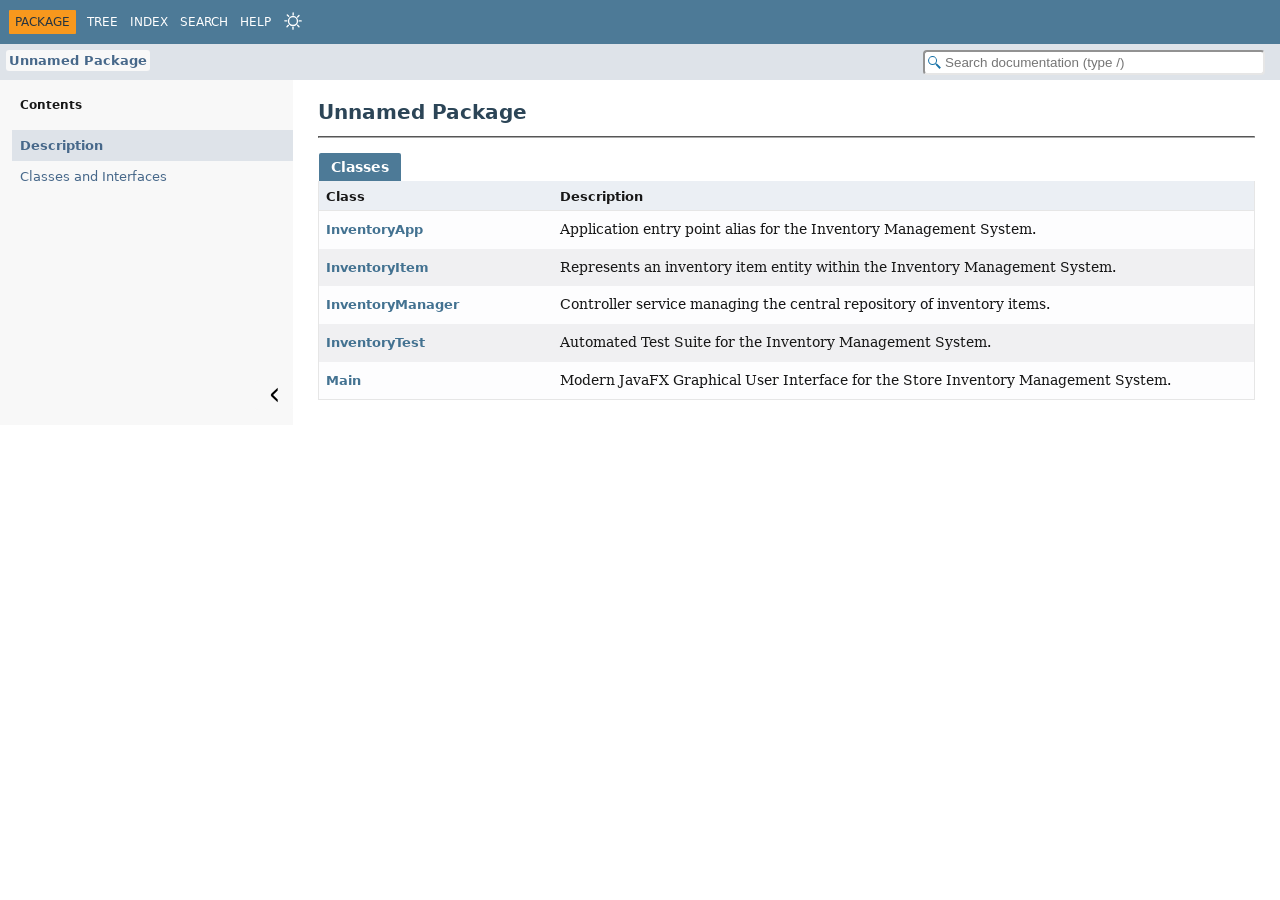
<file: docs/index.html>
<!DOCTYPE HTML>
<html lang="en">
<head>
<!-- Generated by javadoc (27) on Sun Nov 22 22:12:37 PKT 2026 -->
<title>Generated Documentation (Untitled)</title>
<meta name="viewport" content="width=device-width, initial-scale=1">
<meta http-equiv="Content-Type" content="text/html; charset=utf-8">
<meta name="dc.created" content="2026-11-22">
<meta name="description" content="index redirect">
<meta name="generator" content="javadoc/IndexRedirectWriter">
<link rel="canonical" href="package-summary.html">
<link rel="stylesheet" type="text/css" href="resource-files/stylesheet.css">
<script type="text/javascript">window.location.replace('package-summary.html')</script>
<noscript>
<meta http-equiv="Refresh" content="0;package-summary.html">
</noscript>
</head>
<body class="index-redirect-page">
<main role="main">
<noscript>
<p>JavaScript is disabled on your browser.</p>
</noscript>
<p><a href="package-summary.html">package-summary.html</a></p>
</main>
</body>
</html>
</file>
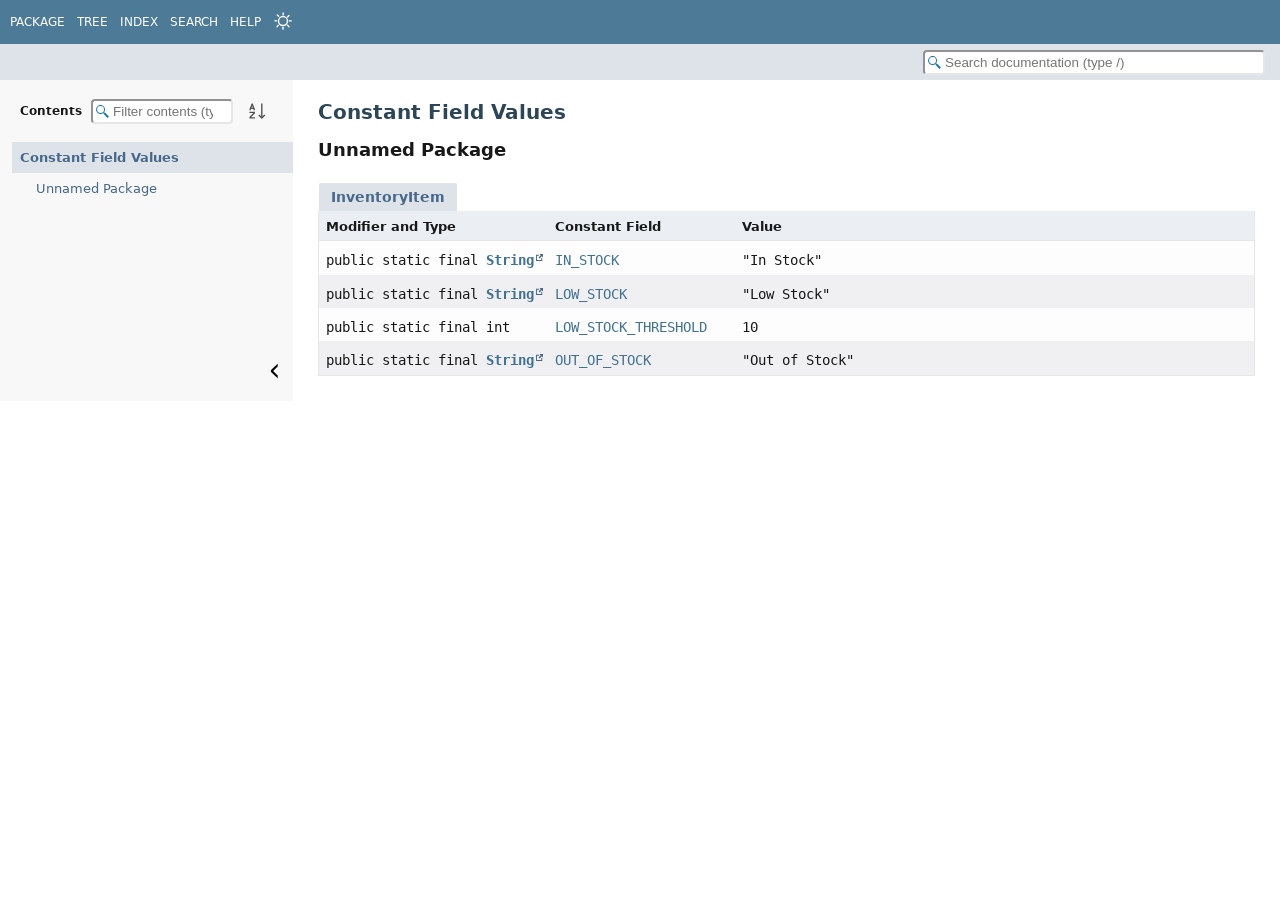
<file: docs/constant-values.html>
<!DOCTYPE HTML>
<html lang="en">
<head>
<!-- Generated by javadoc (27) on Sun Nov 22 22:12:37 PKT 2026 -->
<title>Constant Field Values</title>
<meta name="viewport" content="width=device-width, initial-scale=1">
<meta http-equiv="Content-Type" content="text/html; charset=utf-8">
<meta name="dc.created" content="2026-11-22">
<meta name="description" content="summary of constants">
<meta name="generator" content="javadoc/ConstantsSummaryWriter">
<link rel="stylesheet" type="text/css" href="resource-files/stylesheet.css">
<script type="text/javascript" src="script-files/script.js"></script>
</head>
<body class="constants-summary-page">
<script type="text/javascript">const pathtoroot = "./";
loadScripts();
initTheme();
</script>
<noscript>
<div>JavaScript is disabled on your browser.</div>
</noscript>
<header role="banner">
<nav role="navigation">
<!-- ========= START OF TOP NAVBAR ======= -->
<div class="top-nav" id="navbar-top">
<div class="nav-content">
<div class="nav-menu-button"><button id="navbar-toggle-button" aria-controls="navbar-top" aria-expanded="false" aria-label="Toggle navigation links"><span class="nav-bar-toggle-icon">&nbsp;</span><span class="nav-bar-toggle-icon">&nbsp;</span><span class="nav-bar-toggle-icon">&nbsp;</span></button></div>
<div class="skip-nav"><a href="#skip-navbar-top" title="Skip navigation links">Skip navigation links</a></div>
<ul id="navbar-top-firstrow" class="nav-list" title="Navigation">
<li><a href="package-summary.html">Package</a></li>
<li><a href="overview-tree.html">Tree</a></li>
<li><a href="index-all.html">Index</a></li>
<li><a href="search.html">Search</a></li>
<li><a href="help-doc.html#constant-values">Help</a></li>
<li><button id="theme-button" aria-label="Select Theme" title="Select Theme"></button></li>
</ul>
<div id="theme-panel">
<div>Select Theme</div>
<div><label for="theme-light"><input type="radio" id="theme-light" disabled name="theme" value="theme-light"><span>Light</span></label><label for="theme-dark"><input type="radio" id="theme-dark" disabled name="theme" value="theme-dark"><span>Dark</span></label><label for="theme-os"><input type="radio" id="theme-os" disabled name="theme" value="theme-os"><span>System Setting</span></label></div>
</div>
</div>
</div>
<div class="sub-nav">
<div class="nav-content">
<ol class="sub-nav-list"></ol>
<div class="nav-list-search"><input type="text" id="search-input" disabled title="Search documentation (type /)" placeholder="Search documentation (type /)" aria-label="Search in documentation" autocomplete="off" spellcheck="false"><input type="reset" id="reset-search" disabled value="Reset"></div>
<div id="search-result-section">
<div class="search-form">
<div><label for="search-input">Search for</label></div>
<div id="search-input-container"></div>
</div>
<div id="search-result-container"></div>
<div class="search-links">
<div><a href="search.html" id="search-page-link">Search page</a></div>
<div><a href="help-doc.html#search">Search help</a></div>
</div>
</div>
</div>
</div>
<!-- ========= END OF TOP NAVBAR ========= -->
<span class="skip-nav" id="skip-navbar-top"></span></nav>
</header>
<div class="main-grid">
<nav role="navigation" class="toc" aria-label="Table of contents">
<div class="toc-header">Contents&nbsp;<input type="text" class="filter-input" disabled title="Filter contents (type .)" placeholder="Filter contents (type .)" aria-label="Filter table of contents" autocomplete="off" spellcheck="false"><input type="reset" class="reset-filter" disabled tabindex="-1" value="Reset">&nbsp;<button class="toc-sort-toggle" id="toc-lexical-order-toggle"><img src="resource-files/sort-a-z.svg" alt="Sort member details in lexicographical order"></button></div>
<ol class="toc-list" tabindex="-1">
<li><a href="#" tabindex="0">Constant Field Values</a>
<ol class="toc-list">
<li><a href="#unnamed-package" tabindex="0">Unnamed Package</a></li>
</ol>
</li>
</ol>
<button class="hide-sidebar"><span>Hide sidebar&nbsp;</span><img src="resource-files/left.svg" alt="Hide sidebar"></button><button class="show-sidebar"><img src="resource-files/right.svg" alt="Show sidebar"><span>&nbsp;Show sidebar</span></button></nav>
<main role="main">
<div class="header">
<h1 title="Constant Field Values" class="title">Constant Field Values</h1>
</div>
<section class="constants-summary" id="unnamed-package">
<h2 title="Unnamed Package">Unnamed Package</h2>
<ul class="block-list">
<li>
<div class="caption"><span><a href="InventoryItem.html" title="class in Unnamed Package">InventoryItem</a></span></div>
<div class="summary-table three-column-summary">
<div class="table-header col-first">Modifier and Type</div>
<div class="table-header col-second">Constant Field</div>
<div class="table-header col-last">Value</div>
<div class="col-first even-row-color"><code id="InventoryItem.IN_STOCK">public&nbsp;static&nbsp;final&nbsp;<a href="https://docs.oracle.com/en/java/javase/27/docs/api/java.base/java/lang/String.html" title="class in java.lang" class="external-link">String</a></code></div>
<div class="col-second even-row-color"><code><a href="InventoryItem.html#IN_STOCK">IN_STOCK</a></code></div>
<div class="col-last even-row-color"><code>"In Stock"</code></div>
<div class="col-first odd-row-color"><code id="InventoryItem.LOW_STOCK">public&nbsp;static&nbsp;final&nbsp;<a href="https://docs.oracle.com/en/java/javase/27/docs/api/java.base/java/lang/String.html" title="class in java.lang" class="external-link">String</a></code></div>
<div class="col-second odd-row-color"><code><a href="InventoryItem.html#LOW_STOCK">LOW_STOCK</a></code></div>
<div class="col-last odd-row-color"><code>"Low Stock"</code></div>
<div class="col-first even-row-color"><code id="InventoryItem.LOW_STOCK_THRESHOLD">public&nbsp;static&nbsp;final&nbsp;int</code></div>
<div class="col-second even-row-color"><code><a href="InventoryItem.html#LOW_STOCK_THRESHOLD">LOW_STOCK_THRESHOLD</a></code></div>
<div class="col-last even-row-color"><code>10</code></div>
<div class="col-first odd-row-color"><code id="InventoryItem.OUT_OF_STOCK">public&nbsp;static&nbsp;final&nbsp;<a href="https://docs.oracle.com/en/java/javase/27/docs/api/java.base/java/lang/String.html" title="class in java.lang" class="external-link">String</a></code></div>
<div class="col-second odd-row-color"><code><a href="InventoryItem.html#OUT_OF_STOCK">OUT_OF_STOCK</a></code></div>
<div class="col-last odd-row-color"><code>"Out of Stock"</code></div>
</div>
</li>
</ul>
</section>
</main>
</div>
</body>
</html>
</file>
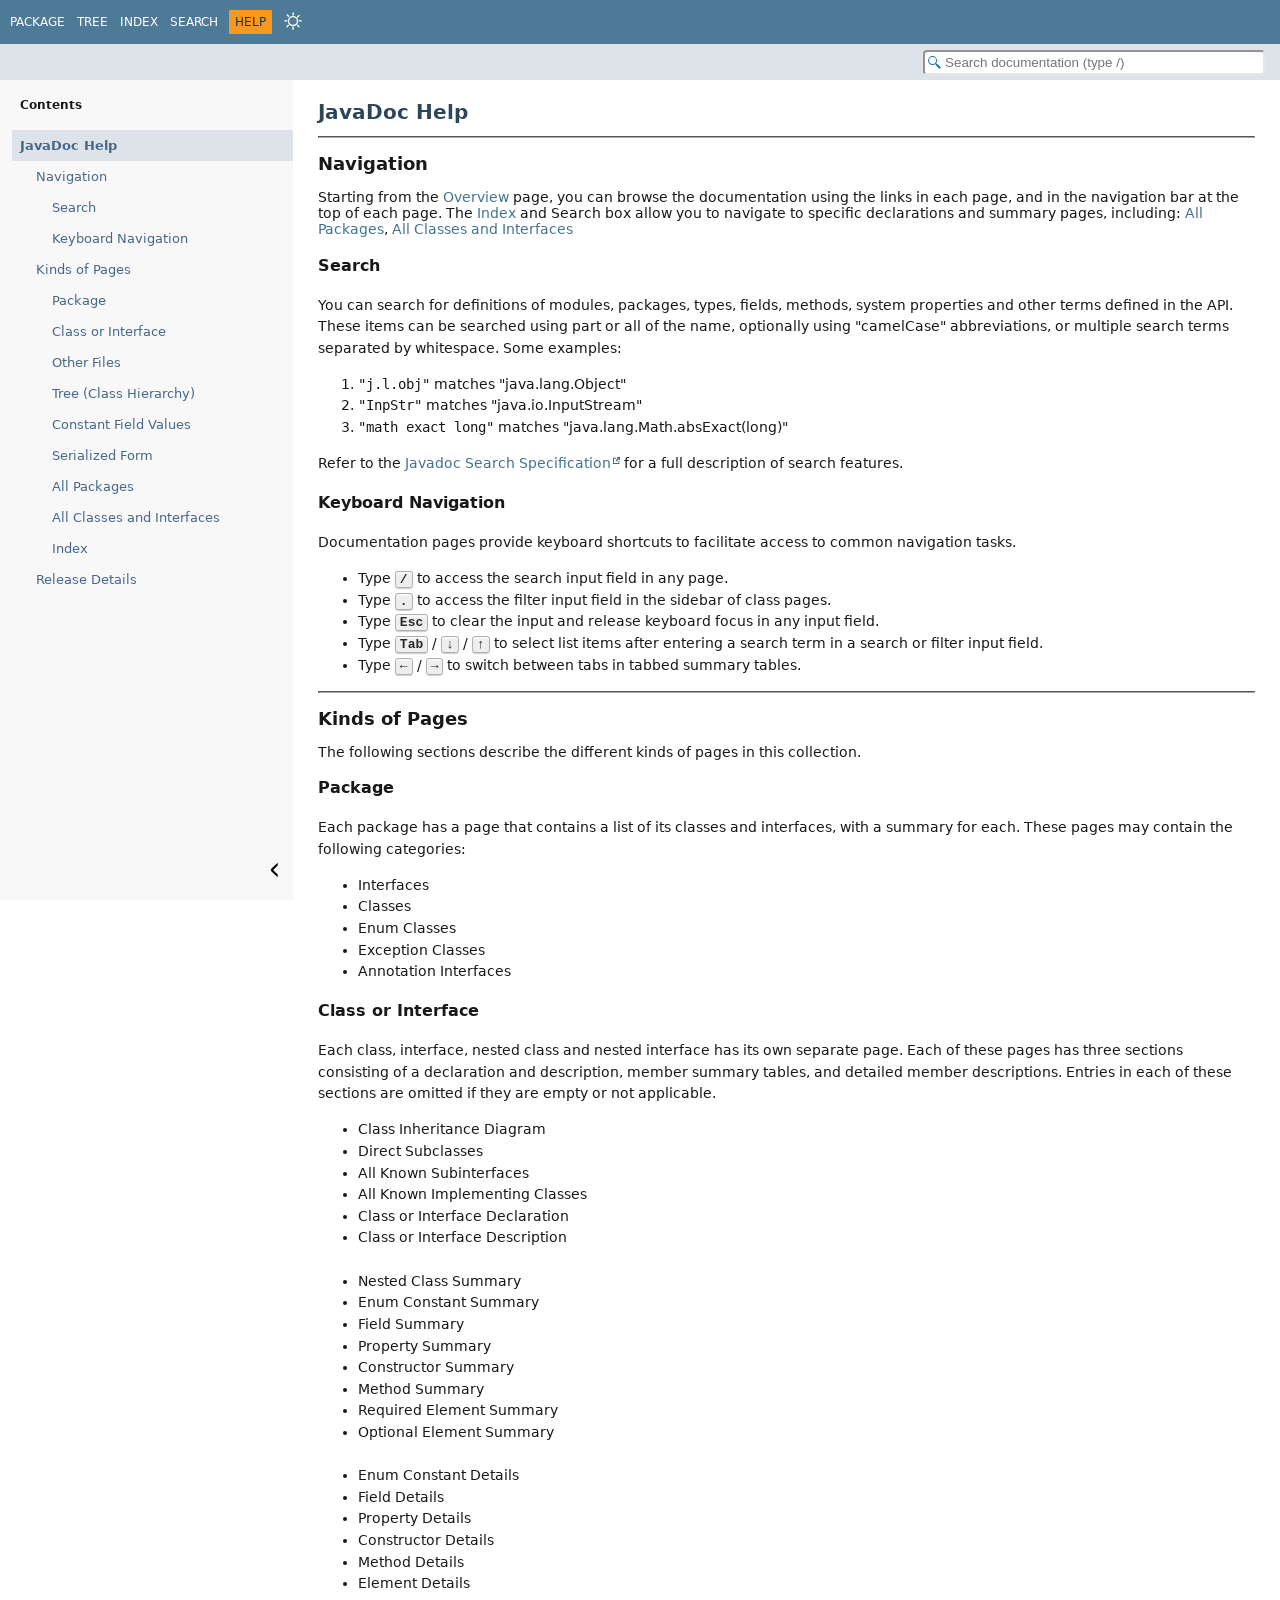
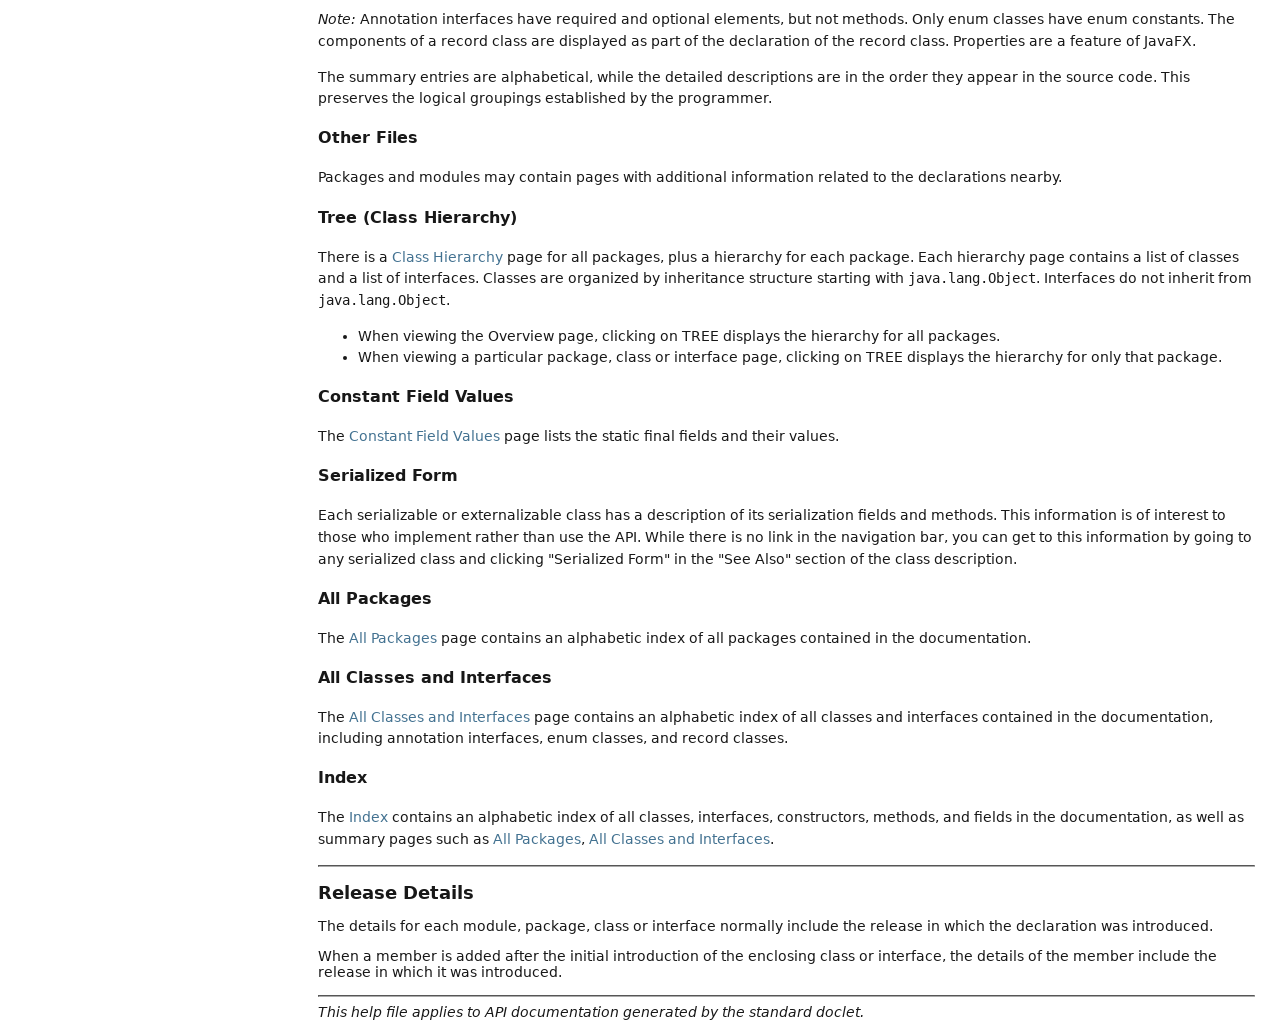
<file: docs/help-doc.html>
<!DOCTYPE HTML>
<html lang="en">
<head>
<!-- Generated by javadoc (27) on Sun Nov 22 22:12:37 PKT 2026 -->
<title>API Help</title>
<meta name="viewport" content="width=device-width, initial-scale=1">
<meta http-equiv="Content-Type" content="text/html; charset=utf-8">
<meta name="dc.created" content="2026-11-22">
<meta name="description" content="help">
<meta name="generator" content="javadoc/HelpWriter">
<link rel="stylesheet" type="text/css" href="resource-files/stylesheet.css">
<script type="text/javascript" src="script-files/script.js"></script>
</head>
<body class="help-page">
<script type="text/javascript">const pathtoroot = "./";
loadScripts();
initTheme();
</script>
<noscript>
<div>JavaScript is disabled on your browser.</div>
</noscript>
<header role="banner">
<nav role="navigation">
<!-- ========= START OF TOP NAVBAR ======= -->
<div class="top-nav" id="navbar-top">
<div class="nav-content">
<div class="nav-menu-button"><button id="navbar-toggle-button" aria-controls="navbar-top" aria-expanded="false" aria-label="Toggle navigation links"><span class="nav-bar-toggle-icon">&nbsp;</span><span class="nav-bar-toggle-icon">&nbsp;</span><span class="nav-bar-toggle-icon">&nbsp;</span></button></div>
<div class="skip-nav"><a href="#skip-navbar-top" title="Skip navigation links">Skip navigation links</a></div>
<ul id="navbar-top-firstrow" class="nav-list" title="Navigation">
<li><a href="package-summary.html">Package</a></li>
<li><a href="overview-tree.html">Tree</a></li>
<li><a href="index-all.html">Index</a></li>
<li><a href="search.html">Search</a></li>
<li class="nav-bar-cell1-rev">Help</li>
<li><button id="theme-button" aria-label="Select Theme" title="Select Theme"></button></li>
</ul>
<div id="theme-panel">
<div>Select Theme</div>
<div><label for="theme-light"><input type="radio" id="theme-light" disabled name="theme" value="theme-light"><span>Light</span></label><label for="theme-dark"><input type="radio" id="theme-dark" disabled name="theme" value="theme-dark"><span>Dark</span></label><label for="theme-os"><input type="radio" id="theme-os" disabled name="theme" value="theme-os"><span>System Setting</span></label></div>
</div>
</div>
</div>
<div class="sub-nav">
<div class="nav-content">
<ol class="sub-nav-list"></ol>
<div class="nav-list-search"><input type="text" id="search-input" disabled title="Search documentation (type /)" placeholder="Search documentation (type /)" aria-label="Search in documentation" autocomplete="off" spellcheck="false"><input type="reset" id="reset-search" disabled value="Reset"></div>
<div id="search-result-section">
<div class="search-form">
<div><label for="search-input">Search for</label></div>
<div id="search-input-container"></div>
</div>
<div id="search-result-container"></div>
<div class="search-links">
<div><a href="search.html" id="search-page-link">Search page</a></div>
<div><a href="#search">Search help</a></div>
</div>
</div>
</div>
</div>
<!-- ========= END OF TOP NAVBAR ========= -->
<span class="skip-nav" id="skip-navbar-top"></span></nav>
</header>
<div class="main-grid">
<nav role="navigation" class="toc" aria-label="Table of contents">
<div class="toc-header">Contents</div>
<ol class="toc-list" tabindex="-1">
<li><a href="#" tabindex="0">JavaDoc Help</a>
<ol class="toc-list">
<li><a href="#help-navigation" tabindex="0">Navigation</a>
<ol class="toc-list">
<li><a href="#search" tabindex="0">Search</a></li>
<li><a href="#help-keyboard-navigation" tabindex="0">Keyboard Navigation</a></li>
</ol>
</li>
<li><a href="#help-pages" tabindex="0">Kinds of Pages</a>
<ol class="toc-list">
<li><a href="#package" tabindex="0">Package</a></li>
<li><a href="#class" tabindex="0">Class or Interface</a></li>
<li><a href="#doc-file" tabindex="0">Other Files</a></li>
<li><a href="#tree" tabindex="0">Tree (Class Hierarchy)</a></li>
<li><a href="#constant-values" tabindex="0">Constant Field Values</a></li>
<li><a href="#serialized-form" tabindex="0">Serialized Form</a></li>
<li><a href="#all-packages" tabindex="0">All Packages</a></li>
<li><a href="#all-classes" tabindex="0">All Classes and Interfaces</a></li>
<li><a href="#index" tabindex="0">Index</a></li>
</ol>
</li>
<li><a href="#help-releases" tabindex="0">Release Details</a></li>
</ol>
</li>
</ol>
<button class="hide-sidebar"><span>Hide sidebar&nbsp;</span><img src="resource-files/left.svg" alt="Hide sidebar"></button><button class="show-sidebar"><img src="resource-files/right.svg" alt="Show sidebar"><span>&nbsp;Show sidebar</span></button></nav>
<main role="main">
<h1 class="title">JavaDoc Help</h1>
<hr>
<div class="sub-title">
<h2 id="help-navigation">Navigation</h2>
Starting from the <a href="index.html">Overview</a> page, you can browse the documentation using the links in each page, and in the navigation bar at the top of each page. The <a href="index-all.html">Index</a> and Search box allow you to navigate to specific declarations and summary pages, including: <a href="allpackages-index.html">All Packages</a>, <a href="allclasses-index.html">All Classes and Interfaces</a>
<section class="help-section" id="search">
<h3>Search</h3>
<p>You can search for definitions of modules, packages, types, fields, methods, system properties and other terms defined in the API. These items can be searched using part or all of the name, optionally using "camelCase" abbreviations, or multiple search terms separated by whitespace. Some examples:</p>
<ol class="toc-list">
<li><code>"j.l.obj"</code> matches "java.lang.Object"</li>
<li><code>"InpStr"</code> matches "java.io.InputStream"</li>
<li><code>"math exact long"</code> matches "java.lang.Math.absExact(long)"</li>
</ol>
<p>Refer to the <a href="https://docs.oracle.com/en/java/javase/27/docs/specs/javadoc/javadoc-search-spec.html">Javadoc Search Specification</a> for a full description of search features.</p>
</section>
<section class="help-section" id="help-keyboard-navigation">
<h3>Keyboard Navigation</h3>
<p>Documentation pages provide keyboard shortcuts to facilitate access to common navigation tasks.</p>
<ul>
<li>Type 
<kbd>/</kbd>
 to access the search input field in any page.</li>
<li>Type 
<kbd>.</kbd>
 to access the filter input field in the sidebar of class  pages.</li>
<li>Type 
<kbd>Esc</kbd>
 to clear the input and release keyboard focus in any input field.</li>
<li>Type 
<kbd>Tab</kbd>
/
<kbd>&downarrow;</kbd>
/
<kbd>&uparrow;</kbd>
 to select list items after entering a search term in a search or filter input field.</li>
<li>Type 
<kbd>&leftarrow;</kbd>
/
<kbd>&rightarrow;</kbd>
 to switch between tabs in tabbed summary tables.</li>
</ul>
</section>
</div>
<hr>
<div class="sub-title">
<h2 id="help-pages">Kinds of Pages</h2>
The following sections describe the different kinds of pages in this collection.
<section class="help-section" id="package">
<h3>Package</h3>
<p>Each package has a page that contains a list of its classes and interfaces, with a summary for each. These pages may contain the following categories:</p>
<ul class="help-section-list">
<li>Interfaces</li>
<li>Classes</li>
<li>Enum Classes</li>
<li>Exception Classes</li>
<li>Annotation Interfaces</li>
</ul>
</section>
<section class="help-section" id="class">
<h3>Class or Interface</h3>
<p>Each class, interface, nested class and nested interface has its own separate page. Each of these pages has three sections consisting of a declaration and description, member summary tables, and detailed member descriptions. Entries in each of these sections are omitted if they are empty or not applicable.</p>
<ul class="help-section-list">
<li>Class Inheritance Diagram</li>
<li>Direct Subclasses</li>
<li>All Known Subinterfaces</li>
<li>All Known Implementing Classes</li>
<li>Class or Interface Declaration</li>
<li>Class or Interface Description</li>
</ul>
<br>
<ul class="help-section-list">
<li>Nested Class Summary</li>
<li>Enum Constant Summary</li>
<li>Field Summary</li>
<li>Property Summary</li>
<li>Constructor Summary</li>
<li>Method Summary</li>
<li>Required Element Summary</li>
<li>Optional Element Summary</li>
</ul>
<br>
<ul class="help-section-list">
<li>Enum Constant Details</li>
<li>Field Details</li>
<li>Property Details</li>
<li>Constructor Details</li>
<li>Method Details</li>
<li>Element Details</li>
</ul>
<p><span class="help-note">Note:</span> Annotation interfaces have required and optional elements, but not methods. Only enum classes have enum constants. The components of a record class are displayed as part of the declaration of the record class. Properties are a feature of JavaFX.</p>
<p>The summary entries are alphabetical, while the detailed descriptions are in the order they appear in the source code. This preserves the logical groupings established by the programmer.</p>
</section>
<section class="help-section" id="doc-file">
<h3>Other Files</h3>
<p>Packages and modules may contain pages with additional information related to the declarations nearby.</p>
</section>
<section class="help-section" id="tree">
<h3>Tree (Class Hierarchy)</h3>
<p>There is a <a href="overview-tree.html">Class Hierarchy</a> page for all packages, plus a hierarchy for each package. Each hierarchy page contains a list of classes and a list of interfaces. Classes are organized by inheritance structure starting with <code>java.lang.Object</code>. Interfaces do not inherit from <code>java.lang.Object</code>.</p>
<ul class="help-section-list">
<li>When viewing the Overview page, clicking on TREE displays the hierarchy for all packages.</li>
<li>When viewing a particular package, class or interface page, clicking on TREE displays the hierarchy for only that package.</li>
</ul>
</section>
<section class="help-section" id="constant-values">
<h3>Constant Field Values</h3>
<p>The <a href="constant-values.html">Constant Field Values</a> page lists the static final fields and their values.</p>
</section>
<section class="help-section" id="serialized-form">
<h3>Serialized Form</h3>
<p>Each serializable or externalizable class has a description of its serialization fields and methods. This information is of interest to those who implement rather than use the API. While there is no link in the navigation bar, you can get to this information by going to any serialized class and clicking "Serialized Form" in the "See Also" section of the class description.</p>
</section>
<section class="help-section" id="all-packages">
<h3>All Packages</h3>
<p>The <a href="allpackages-index.html">All Packages</a> page contains an alphabetic index of all packages contained in the documentation.</p>
</section>
<section class="help-section" id="all-classes">
<h3>All Classes and Interfaces</h3>
<p>The <a href="allclasses-index.html">All Classes and Interfaces</a> page contains an alphabetic index of all classes and interfaces contained in the documentation, including annotation interfaces, enum classes, and record classes.</p>
</section>
<section class="help-section" id="index">
<h3>Index</h3>
<p>The <a href="index-all.html">Index</a> contains an alphabetic index of all classes, interfaces, constructors, methods, and fields in the documentation, as well as summary pages such as <a href="allpackages-index.html">All Packages</a>, <a href="allclasses-index.html">All Classes and Interfaces</a>.</p>
</section>
</div>
<hr>
<div class="sub-title">
<h2 id="help-releases">Release Details</h2>
<p>The details for each module, package, class or interface normally include the release in which the declaration was introduced.</p>
<p>When a member is added after the initial introduction of the enclosing class or interface, the details of the member include the release in which it was introduced.</p>
</div>
<hr>
<span class="help-footnote">This help file applies to API documentation generated by the standard doclet.</span></main>
</div>
</body>
</html>
</file>
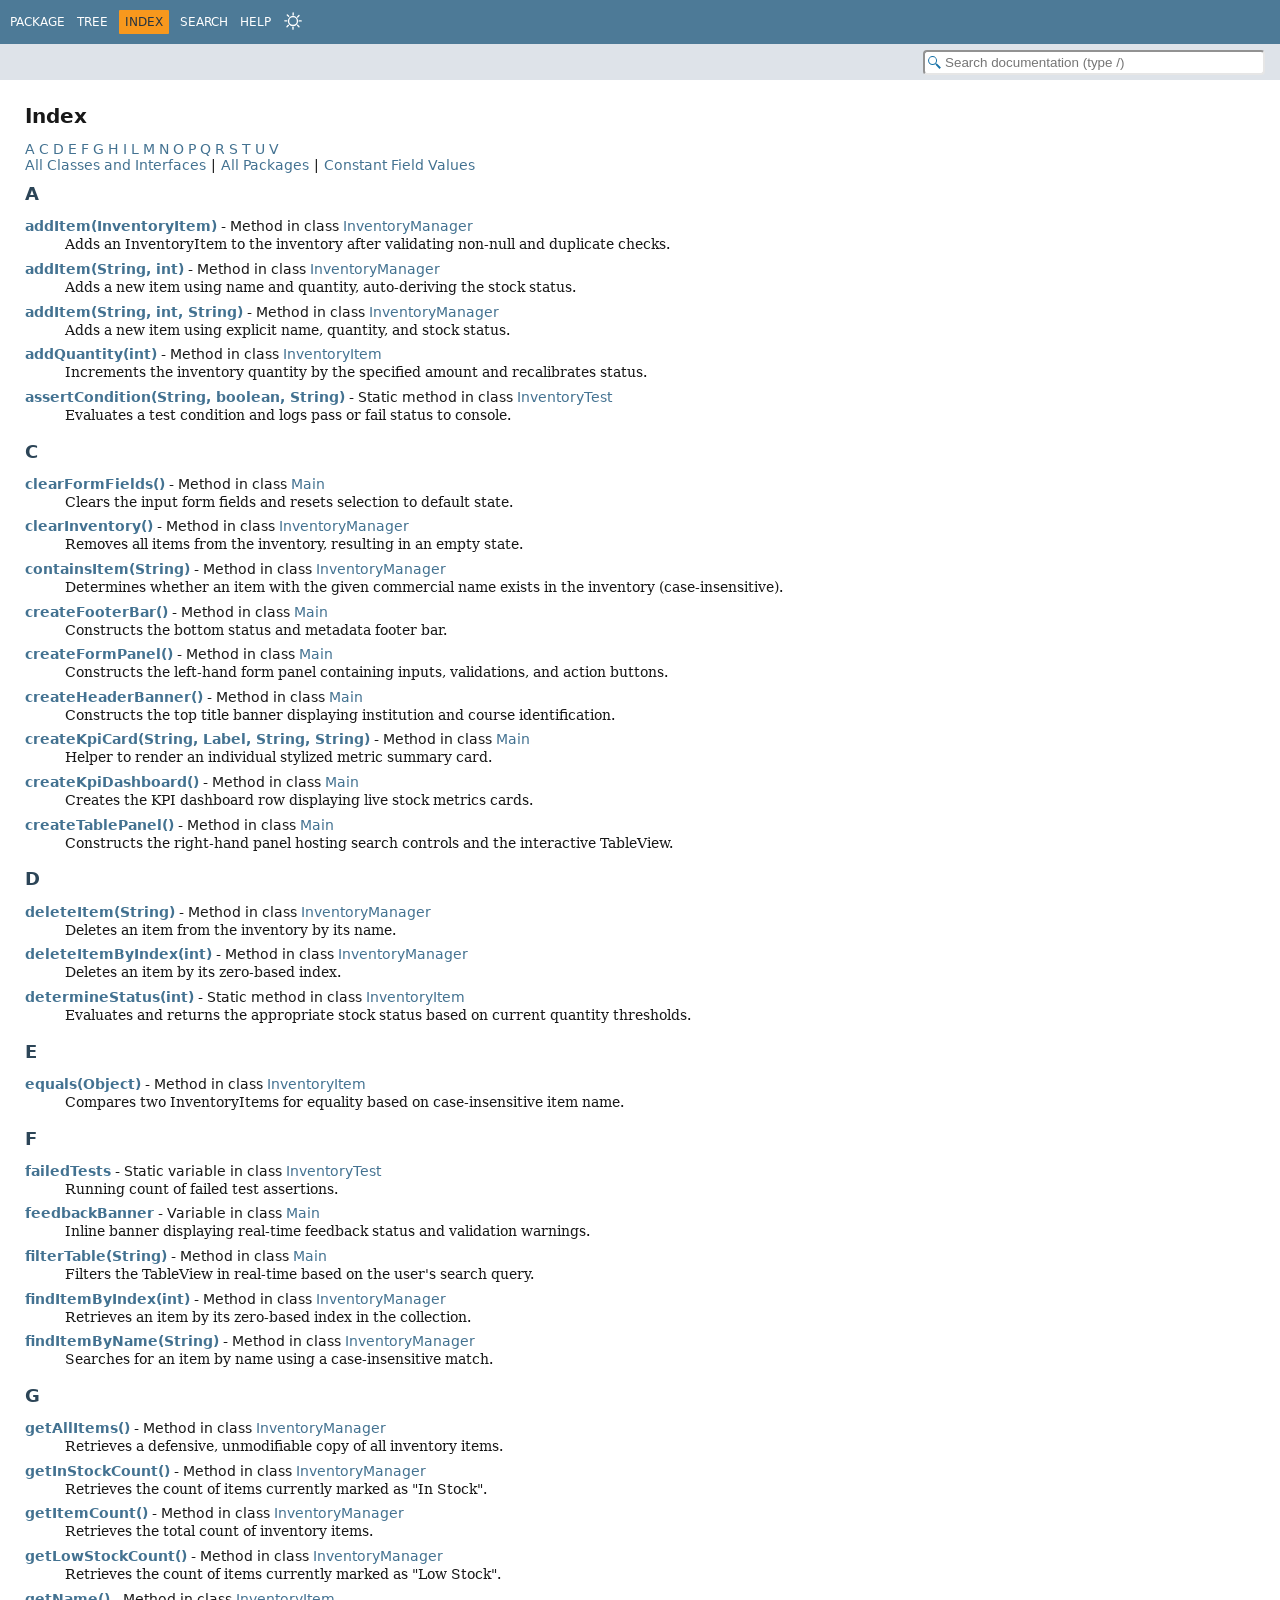
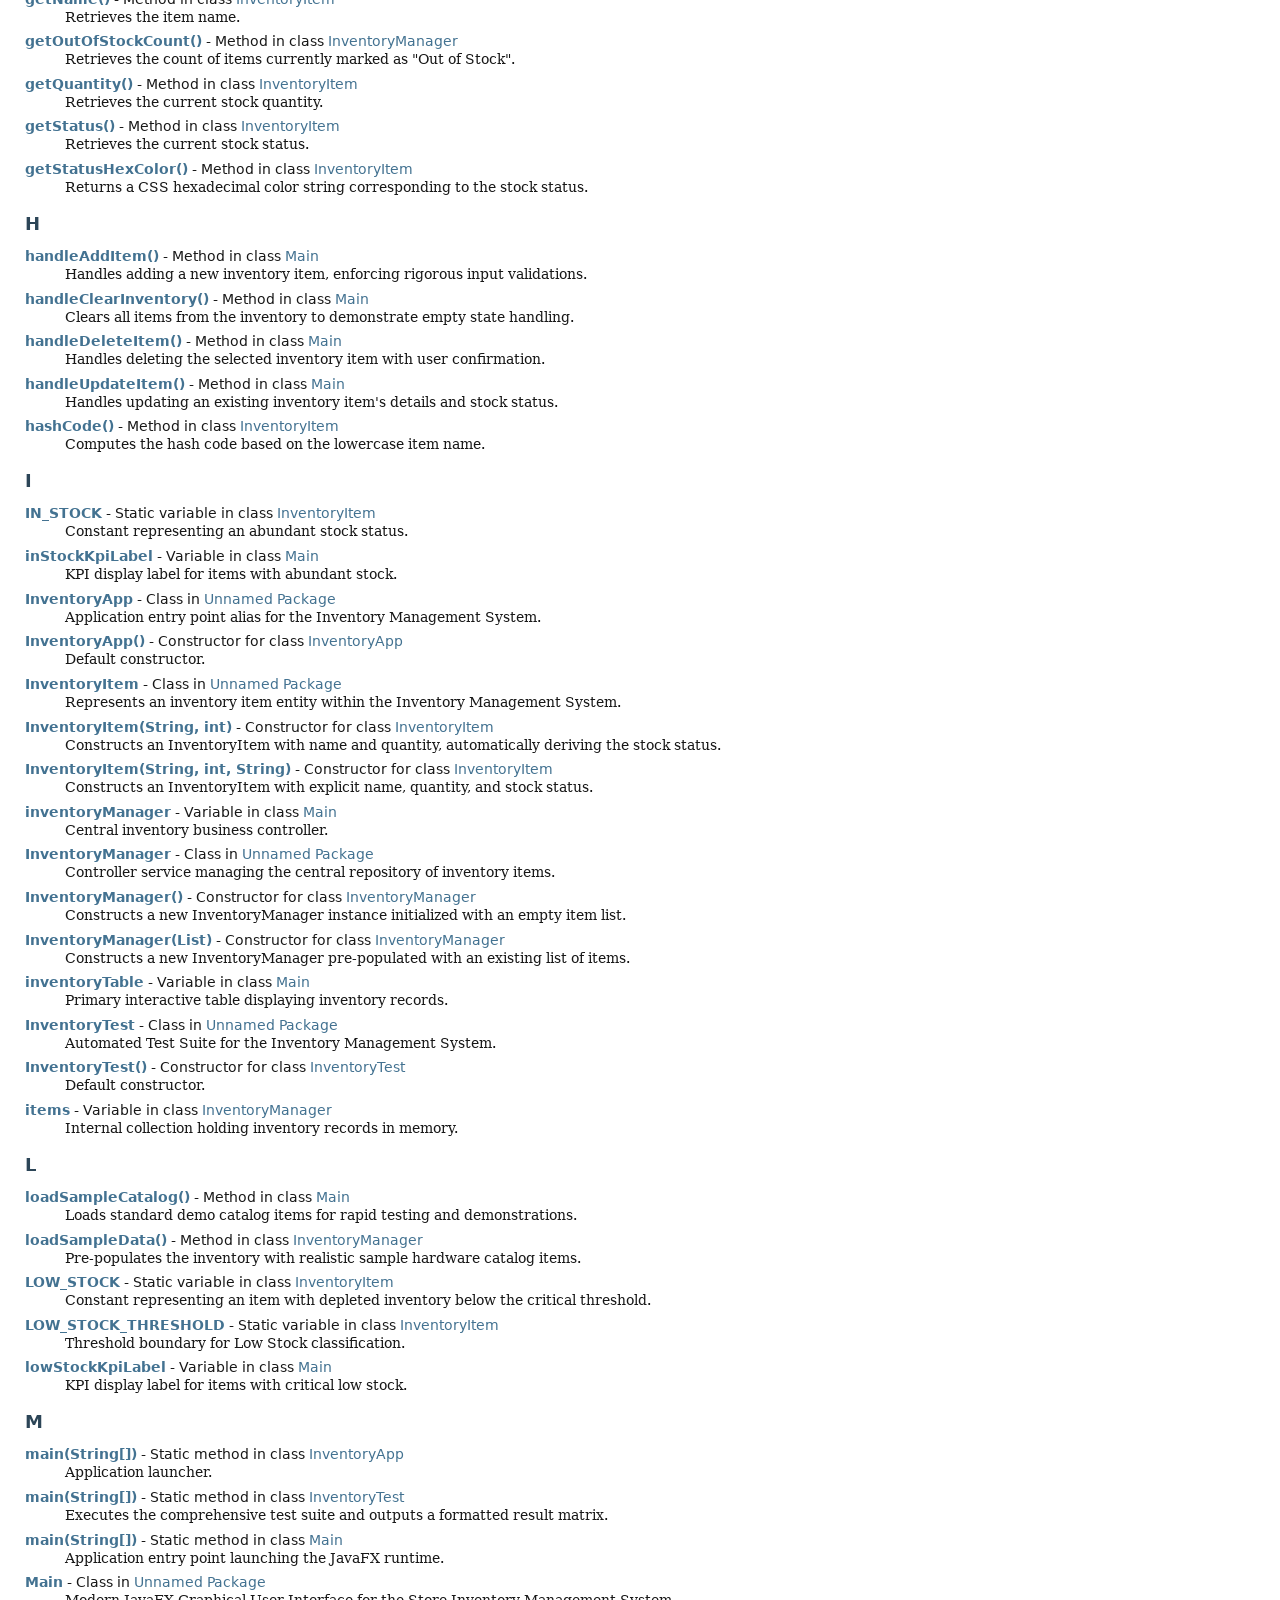
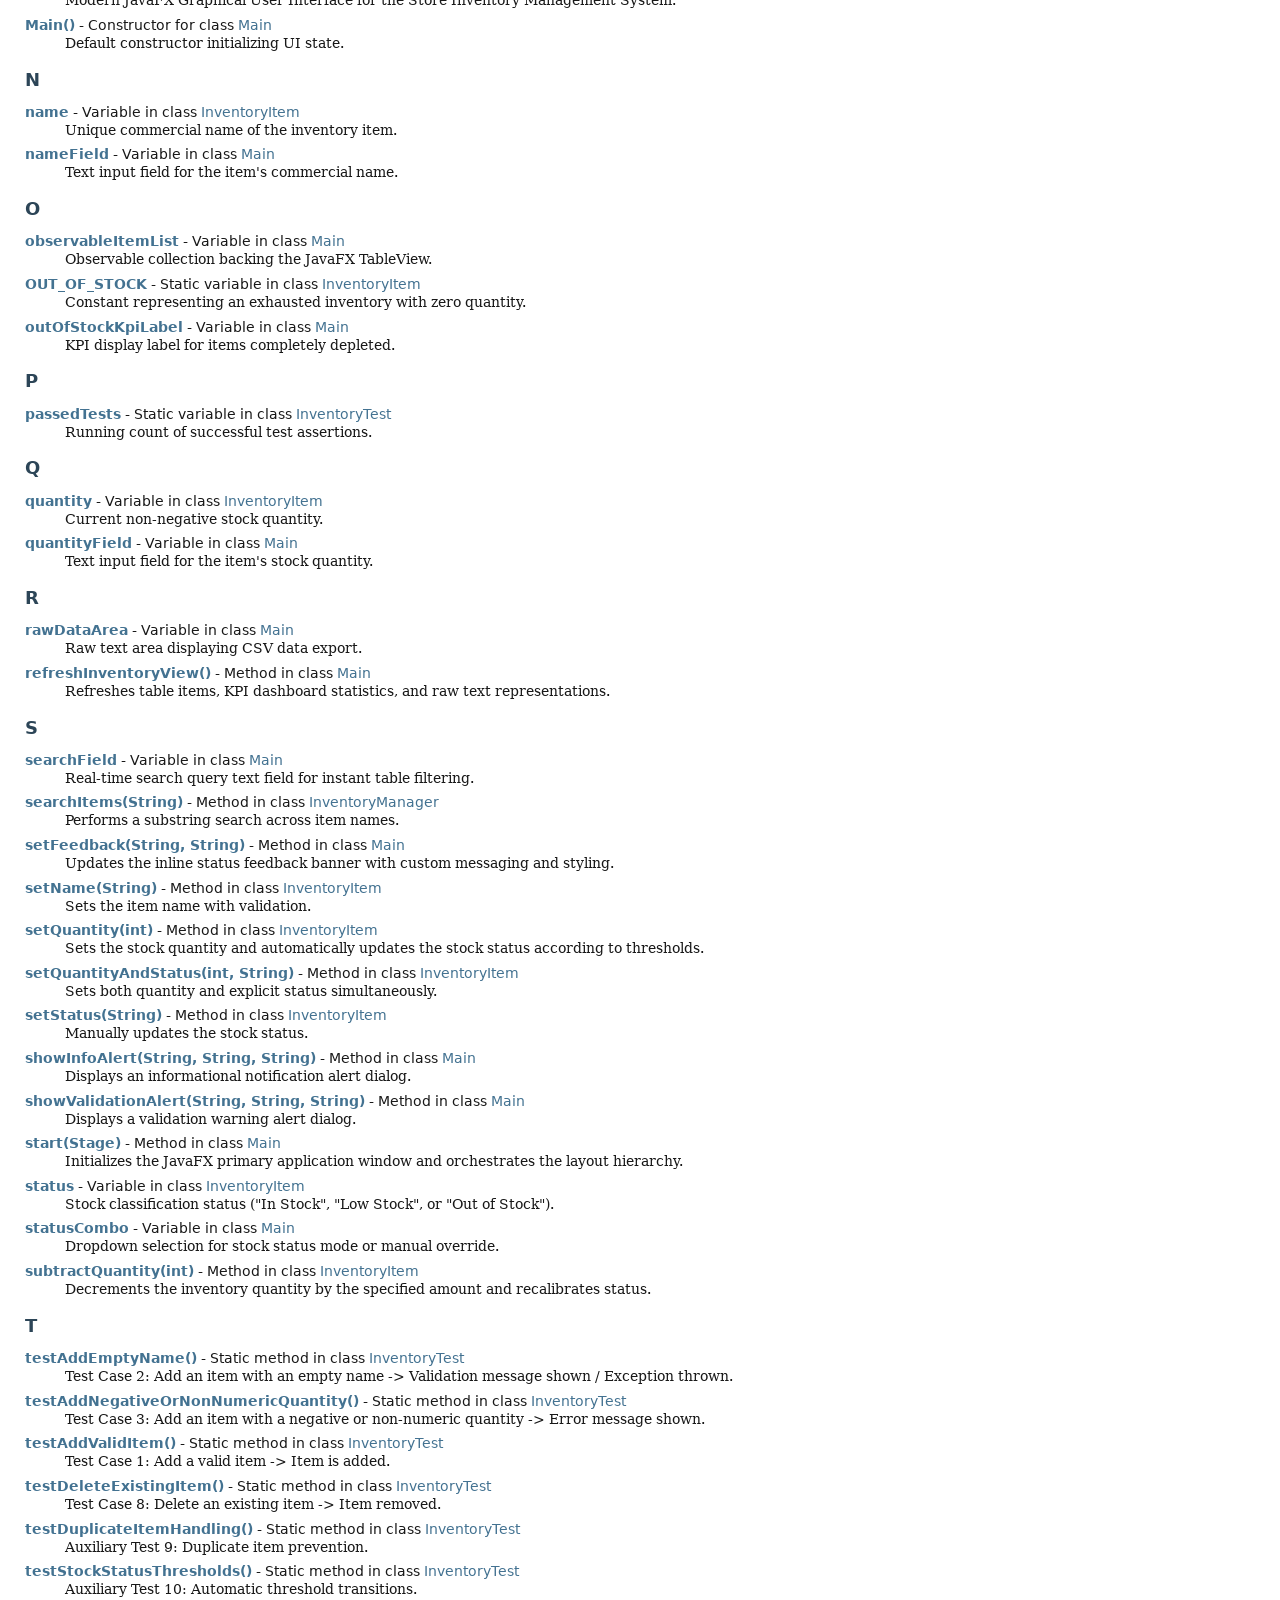
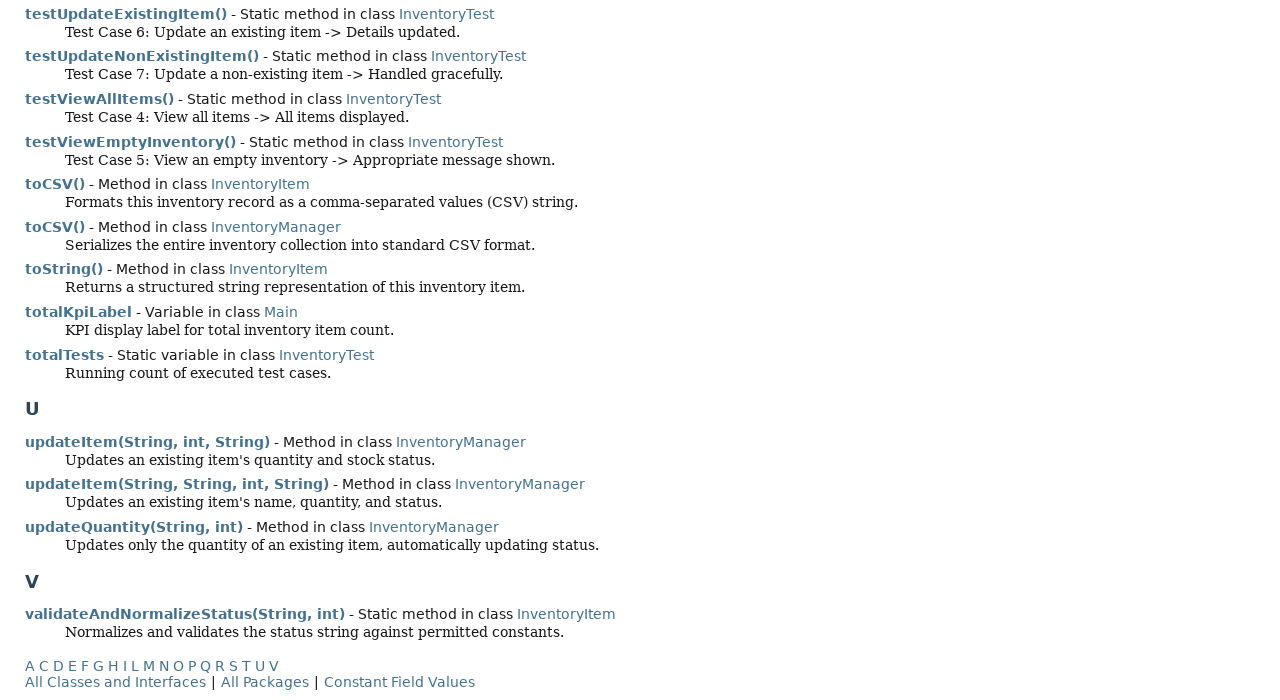
<file: docs/index-all.html>
<!DOCTYPE HTML>
<html lang="en">
<head>
<!-- Generated by javadoc (27) on Sun Nov 22 22:12:37 PKT 2026 -->
<title>Index</title>
<meta name="viewport" content="width=device-width, initial-scale=1">
<meta http-equiv="Content-Type" content="text/html; charset=utf-8">
<meta name="dc.created" content="2026-11-22">
<meta name="description" content="index">
<meta name="generator" content="javadoc/IndexWriter">
<link rel="stylesheet" type="text/css" href="resource-files/stylesheet.css">
<script type="text/javascript" src="script-files/script.js"></script>
</head>
<body class="index-page">
<script type="text/javascript">const pathtoroot = "./";
loadScripts();
initTheme();
</script>
<noscript>
<div>JavaScript is disabled on your browser.</div>
</noscript>
<header role="banner">
<nav role="navigation">
<!-- ========= START OF TOP NAVBAR ======= -->
<div class="top-nav" id="navbar-top">
<div class="nav-content">
<div class="nav-menu-button"><button id="navbar-toggle-button" aria-controls="navbar-top" aria-expanded="false" aria-label="Toggle navigation links"><span class="nav-bar-toggle-icon">&nbsp;</span><span class="nav-bar-toggle-icon">&nbsp;</span><span class="nav-bar-toggle-icon">&nbsp;</span></button></div>
<div class="skip-nav"><a href="#skip-navbar-top" title="Skip navigation links">Skip navigation links</a></div>
<ul id="navbar-top-firstrow" class="nav-list" title="Navigation">
<li><a href="package-summary.html">Package</a></li>
<li><a href="overview-tree.html">Tree</a></li>
<li class="nav-bar-cell1-rev">Index</li>
<li><a href="search.html">Search</a></li>
<li><a href="help-doc.html#index">Help</a></li>
<li><button id="theme-button" aria-label="Select Theme" title="Select Theme"></button></li>
</ul>
<div id="theme-panel">
<div>Select Theme</div>
<div><label for="theme-light"><input type="radio" id="theme-light" disabled name="theme" value="theme-light"><span>Light</span></label><label for="theme-dark"><input type="radio" id="theme-dark" disabled name="theme" value="theme-dark"><span>Dark</span></label><label for="theme-os"><input type="radio" id="theme-os" disabled name="theme" value="theme-os"><span>System Setting</span></label></div>
</div>
</div>
</div>
<div class="sub-nav">
<div class="nav-content">
<ol class="sub-nav-list"></ol>
<div class="nav-list-search"><input type="text" id="search-input" disabled title="Search documentation (type /)" placeholder="Search documentation (type /)" aria-label="Search in documentation" autocomplete="off" spellcheck="false"><input type="reset" id="reset-search" disabled value="Reset"></div>
<div id="search-result-section">
<div class="search-form">
<div><label for="search-input">Search for</label></div>
<div id="search-input-container"></div>
</div>
<div id="search-result-container"></div>
<div class="search-links">
<div><a href="search.html" id="search-page-link">Search page</a></div>
<div><a href="help-doc.html#search">Search help</a></div>
</div>
</div>
</div>
</div>
<!-- ========= END OF TOP NAVBAR ========= -->
<span class="skip-nav" id="skip-navbar-top"></span></nav>
</header>
<div class="main-grid">
<main role="main">
<div class="header">
<h1>Index</h1>
</div>
<a href="#I:A">A</a>&nbsp;<a href="#I:C">C</a>&nbsp;<a href="#I:D">D</a>&nbsp;<a href="#I:E">E</a>&nbsp;<a href="#I:F">F</a>&nbsp;<a href="#I:G">G</a>&nbsp;<a href="#I:H">H</a>&nbsp;<a href="#I:I">I</a>&nbsp;<a href="#I:L">L</a>&nbsp;<a href="#I:M">M</a>&nbsp;<a href="#I:N">N</a>&nbsp;<a href="#I:O">O</a>&nbsp;<a href="#I:P">P</a>&nbsp;<a href="#I:Q">Q</a>&nbsp;<a href="#I:R">R</a>&nbsp;<a href="#I:S">S</a>&nbsp;<a href="#I:T">T</a>&nbsp;<a href="#I:U">U</a>&nbsp;<a href="#I:V">V</a>&nbsp;<br><a href="allclasses-index.html">All&nbsp;Classes&nbsp;and&nbsp;Interfaces</a><span class="vertical-separator">|</span><a href="allpackages-index.html">All&nbsp;Packages</a><span class="vertical-separator">|</span><a href="constant-values.html">Constant&nbsp;Field&nbsp;Values</a>
<h2 class="title" id="I:A">A</h2>
<dl class="index">
<dt><a href="InventoryManager.html#addItem(InventoryItem)" class="member-name-link">addItem(InventoryItem)</a> - Method in class <a href="InventoryManager.html" title="class in Unnamed Package">InventoryManager</a></dt>
<dd>
<div class="block">Adds an InventoryItem to the inventory after validating non-null and duplicate checks.</div>
</dd>
<dt><a href="InventoryManager.html#addItem(java.lang.String,int)" class="member-name-link">addItem(String, int)</a> - Method in class <a href="InventoryManager.html" title="class in Unnamed Package">InventoryManager</a></dt>
<dd>
<div class="block">Adds a new item using name and quantity, auto-deriving the stock status.</div>
</dd>
<dt><a href="InventoryManager.html#addItem(java.lang.String,int,java.lang.String)" class="member-name-link">addItem(String, int, String)</a> - Method in class <a href="InventoryManager.html" title="class in Unnamed Package">InventoryManager</a></dt>
<dd>
<div class="block">Adds a new item using explicit name, quantity, and stock status.</div>
</dd>
<dt><a href="InventoryItem.html#addQuantity(int)" class="member-name-link">addQuantity(int)</a> - Method in class <a href="InventoryItem.html" title="class in Unnamed Package">InventoryItem</a></dt>
<dd>
<div class="block">Increments the inventory quantity by the specified amount and recalibrates status.</div>
</dd>
<dt><a href="InventoryTest.html#assertCondition(java.lang.String,boolean,java.lang.String)" class="member-name-link">assertCondition(String, boolean, String)</a> - Static method in class <a href="InventoryTest.html" title="class in Unnamed Package">InventoryTest</a></dt>
<dd>
<div class="block">Evaluates a test condition and logs pass or fail status to console.</div>
</dd>
</dl>
<h2 class="title" id="I:C">C</h2>
<dl class="index">
<dt><a href="Main.html#clearFormFields()" class="member-name-link">clearFormFields()</a> - Method in class <a href="Main.html" title="class in Unnamed Package">Main</a></dt>
<dd>
<div class="block">Clears the input form fields and resets selection to default state.</div>
</dd>
<dt><a href="InventoryManager.html#clearInventory()" class="member-name-link">clearInventory()</a> - Method in class <a href="InventoryManager.html" title="class in Unnamed Package">InventoryManager</a></dt>
<dd>
<div class="block">Removes all items from the inventory, resulting in an empty state.</div>
</dd>
<dt><a href="InventoryManager.html#containsItem(java.lang.String)" class="member-name-link">containsItem(String)</a> - Method in class <a href="InventoryManager.html" title="class in Unnamed Package">InventoryManager</a></dt>
<dd>
<div class="block">Determines whether an item with the given commercial name exists in the inventory (case-insensitive).</div>
</dd>
<dt><a href="Main.html#createFooterBar()" class="member-name-link">createFooterBar()</a> - Method in class <a href="Main.html" title="class in Unnamed Package">Main</a></dt>
<dd>
<div class="block">Constructs the bottom status and metadata footer bar.</div>
</dd>
<dt><a href="Main.html#createFormPanel()" class="member-name-link">createFormPanel()</a> - Method in class <a href="Main.html" title="class in Unnamed Package">Main</a></dt>
<dd>
<div class="block">Constructs the left-hand form panel containing inputs, validations, and action buttons.</div>
</dd>
<dt><a href="Main.html#createHeaderBanner()" class="member-name-link">createHeaderBanner()</a> - Method in class <a href="Main.html" title="class in Unnamed Package">Main</a></dt>
<dd>
<div class="block">Constructs the top title banner displaying institution and course identification.</div>
</dd>
<dt><a href="Main.html#createKpiCard(java.lang.String,javafx.scene.control.Label,java.lang.String,java.lang.String)" class="member-name-link">createKpiCard(String, Label, String, String)</a> - Method in class <a href="Main.html" title="class in Unnamed Package">Main</a></dt>
<dd>
<div class="block">Helper to render an individual stylized metric summary card.</div>
</dd>
<dt><a href="Main.html#createKpiDashboard()" class="member-name-link">createKpiDashboard()</a> - Method in class <a href="Main.html" title="class in Unnamed Package">Main</a></dt>
<dd>
<div class="block">Creates the KPI dashboard row displaying live stock metrics cards.</div>
</dd>
<dt><a href="Main.html#createTablePanel()" class="member-name-link">createTablePanel()</a> - Method in class <a href="Main.html" title="class in Unnamed Package">Main</a></dt>
<dd>
<div class="block">Constructs the right-hand panel hosting search controls and the interactive TableView.</div>
</dd>
</dl>
<h2 class="title" id="I:D">D</h2>
<dl class="index">
<dt><a href="InventoryManager.html#deleteItem(java.lang.String)" class="member-name-link">deleteItem(String)</a> - Method in class <a href="InventoryManager.html" title="class in Unnamed Package">InventoryManager</a></dt>
<dd>
<div class="block">Deletes an item from the inventory by its name.</div>
</dd>
<dt><a href="InventoryManager.html#deleteItemByIndex(int)" class="member-name-link">deleteItemByIndex(int)</a> - Method in class <a href="InventoryManager.html" title="class in Unnamed Package">InventoryManager</a></dt>
<dd>
<div class="block">Deletes an item by its zero-based index.</div>
</dd>
<dt><a href="InventoryItem.html#determineStatus(int)" class="member-name-link">determineStatus(int)</a> - Static method in class <a href="InventoryItem.html" title="class in Unnamed Package">InventoryItem</a></dt>
<dd>
<div class="block">Evaluates and returns the appropriate stock status based on current quantity thresholds.</div>
</dd>
</dl>
<h2 class="title" id="I:E">E</h2>
<dl class="index">
<dt><a href="InventoryItem.html#equals(java.lang.Object)" class="member-name-link">equals(Object)</a> - Method in class <a href="InventoryItem.html" title="class in Unnamed Package">InventoryItem</a></dt>
<dd>
<div class="block">Compares two InventoryItems for equality based on case-insensitive item name.</div>
</dd>
</dl>
<h2 class="title" id="I:F">F</h2>
<dl class="index">
<dt><a href="InventoryTest.html#failedTests" class="member-name-link">failedTests</a> - Static variable in class <a href="InventoryTest.html" title="class in Unnamed Package">InventoryTest</a></dt>
<dd>
<div class="block">Running count of failed test assertions.</div>
</dd>
<dt><a href="Main.html#feedbackBanner" class="member-name-link">feedbackBanner</a> - Variable in class <a href="Main.html" title="class in Unnamed Package">Main</a></dt>
<dd>
<div class="block">Inline banner displaying real-time feedback status and validation warnings.</div>
</dd>
<dt><a href="Main.html#filterTable(java.lang.String)" class="member-name-link">filterTable(String)</a> - Method in class <a href="Main.html" title="class in Unnamed Package">Main</a></dt>
<dd>
<div class="block">Filters the TableView in real-time based on the user's search query.</div>
</dd>
<dt><a href="InventoryManager.html#findItemByIndex(int)" class="member-name-link">findItemByIndex(int)</a> - Method in class <a href="InventoryManager.html" title="class in Unnamed Package">InventoryManager</a></dt>
<dd>
<div class="block">Retrieves an item by its zero-based index in the collection.</div>
</dd>
<dt><a href="InventoryManager.html#findItemByName(java.lang.String)" class="member-name-link">findItemByName(String)</a> - Method in class <a href="InventoryManager.html" title="class in Unnamed Package">InventoryManager</a></dt>
<dd>
<div class="block">Searches for an item by name using a case-insensitive match.</div>
</dd>
</dl>
<h2 class="title" id="I:G">G</h2>
<dl class="index">
<dt><a href="InventoryManager.html#getAllItems()" class="member-name-link">getAllItems()</a> - Method in class <a href="InventoryManager.html" title="class in Unnamed Package">InventoryManager</a></dt>
<dd>
<div class="block">Retrieves a defensive, unmodifiable copy of all inventory items.</div>
</dd>
<dt><a href="InventoryManager.html#getInStockCount()" class="member-name-link">getInStockCount()</a> - Method in class <a href="InventoryManager.html" title="class in Unnamed Package">InventoryManager</a></dt>
<dd>
<div class="block">Retrieves the count of items currently marked as "In Stock".</div>
</dd>
<dt><a href="InventoryManager.html#getItemCount()" class="member-name-link">getItemCount()</a> - Method in class <a href="InventoryManager.html" title="class in Unnamed Package">InventoryManager</a></dt>
<dd>
<div class="block">Retrieves the total count of inventory items.</div>
</dd>
<dt><a href="InventoryManager.html#getLowStockCount()" class="member-name-link">getLowStockCount()</a> - Method in class <a href="InventoryManager.html" title="class in Unnamed Package">InventoryManager</a></dt>
<dd>
<div class="block">Retrieves the count of items currently marked as "Low Stock".</div>
</dd>
<dt><a href="InventoryItem.html#getName()" class="member-name-link">getName()</a> - Method in class <a href="InventoryItem.html" title="class in Unnamed Package">InventoryItem</a></dt>
<dd>
<div class="block">Retrieves the item name.</div>
</dd>
<dt><a href="InventoryManager.html#getOutOfStockCount()" class="member-name-link">getOutOfStockCount()</a> - Method in class <a href="InventoryManager.html" title="class in Unnamed Package">InventoryManager</a></dt>
<dd>
<div class="block">Retrieves the count of items currently marked as "Out of Stock".</div>
</dd>
<dt><a href="InventoryItem.html#getQuantity()" class="member-name-link">getQuantity()</a> - Method in class <a href="InventoryItem.html" title="class in Unnamed Package">InventoryItem</a></dt>
<dd>
<div class="block">Retrieves the current stock quantity.</div>
</dd>
<dt><a href="InventoryItem.html#getStatus()" class="member-name-link">getStatus()</a> - Method in class <a href="InventoryItem.html" title="class in Unnamed Package">InventoryItem</a></dt>
<dd>
<div class="block">Retrieves the current stock status.</div>
</dd>
<dt><a href="InventoryItem.html#getStatusHexColor()" class="member-name-link">getStatusHexColor()</a> - Method in class <a href="InventoryItem.html" title="class in Unnamed Package">InventoryItem</a></dt>
<dd>
<div class="block">Returns a CSS hexadecimal color string corresponding to the stock status.</div>
</dd>
</dl>
<h2 class="title" id="I:H">H</h2>
<dl class="index">
<dt><a href="Main.html#handleAddItem()" class="member-name-link">handleAddItem()</a> - Method in class <a href="Main.html" title="class in Unnamed Package">Main</a></dt>
<dd>
<div class="block">Handles adding a new inventory item, enforcing rigorous input validations.</div>
</dd>
<dt><a href="Main.html#handleClearInventory()" class="member-name-link">handleClearInventory()</a> - Method in class <a href="Main.html" title="class in Unnamed Package">Main</a></dt>
<dd>
<div class="block">Clears all items from the inventory to demonstrate empty state handling.</div>
</dd>
<dt><a href="Main.html#handleDeleteItem()" class="member-name-link">handleDeleteItem()</a> - Method in class <a href="Main.html" title="class in Unnamed Package">Main</a></dt>
<dd>
<div class="block">Handles deleting the selected inventory item with user confirmation.</div>
</dd>
<dt><a href="Main.html#handleUpdateItem()" class="member-name-link">handleUpdateItem()</a> - Method in class <a href="Main.html" title="class in Unnamed Package">Main</a></dt>
<dd>
<div class="block">Handles updating an existing inventory item's details and stock status.</div>
</dd>
<dt><a href="InventoryItem.html#hashCode()" class="member-name-link">hashCode()</a> - Method in class <a href="InventoryItem.html" title="class in Unnamed Package">InventoryItem</a></dt>
<dd>
<div class="block">Computes the hash code based on the lowercase item name.</div>
</dd>
</dl>
<h2 class="title" id="I:I">I</h2>
<dl class="index">
<dt><a href="InventoryItem.html#IN_STOCK" class="member-name-link">IN_STOCK</a> - Static variable in class <a href="InventoryItem.html" title="class in Unnamed Package">InventoryItem</a></dt>
<dd>
<div class="block">Constant representing an abundant stock status.</div>
</dd>
<dt><a href="Main.html#inStockKpiLabel" class="member-name-link">inStockKpiLabel</a> - Variable in class <a href="Main.html" title="class in Unnamed Package">Main</a></dt>
<dd>
<div class="block">KPI display label for items with abundant stock.</div>
</dd>
<dt><a href="InventoryApp.html" class="type-name-link" title="class in Unnamed Package">InventoryApp</a> - Class in <a href="package-summary.html">Unnamed Package</a></dt>
<dd>
<div class="block">Application entry point alias for the Inventory Management System.</div>
</dd>
<dt><a href="InventoryApp.html#%3Cinit%3E()" class="member-name-link">InventoryApp()</a> - Constructor for class <a href="InventoryApp.html" title="class in Unnamed Package">InventoryApp</a></dt>
<dd>
<div class="block">Default constructor.</div>
</dd>
<dt><a href="InventoryItem.html" class="type-name-link" title="class in Unnamed Package">InventoryItem</a> - Class in <a href="package-summary.html">Unnamed Package</a></dt>
<dd>
<div class="block">Represents an inventory item entity within the Inventory Management System.</div>
</dd>
<dt><a href="InventoryItem.html#%3Cinit%3E(java.lang.String,int)" class="member-name-link">InventoryItem(String, int)</a> - Constructor for class <a href="InventoryItem.html" title="class in Unnamed Package">InventoryItem</a></dt>
<dd>
<div class="block">Constructs an InventoryItem with name and quantity, automatically deriving the stock status.</div>
</dd>
<dt><a href="InventoryItem.html#%3Cinit%3E(java.lang.String,int,java.lang.String)" class="member-name-link">InventoryItem(String, int, String)</a> - Constructor for class <a href="InventoryItem.html" title="class in Unnamed Package">InventoryItem</a></dt>
<dd>
<div class="block">Constructs an InventoryItem with explicit name, quantity, and stock status.</div>
</dd>
<dt><a href="Main.html#inventoryManager" class="member-name-link">inventoryManager</a> - Variable in class <a href="Main.html" title="class in Unnamed Package">Main</a></dt>
<dd>
<div class="block">Central inventory business controller.</div>
</dd>
<dt><a href="InventoryManager.html" class="type-name-link" title="class in Unnamed Package">InventoryManager</a> - Class in <a href="package-summary.html">Unnamed Package</a></dt>
<dd>
<div class="block">Controller service managing the central repository of inventory items.</div>
</dd>
<dt><a href="InventoryManager.html#%3Cinit%3E()" class="member-name-link">InventoryManager()</a> - Constructor for class <a href="InventoryManager.html" title="class in Unnamed Package">InventoryManager</a></dt>
<dd>
<div class="block">Constructs a new InventoryManager instance initialized with an empty item list.</div>
</dd>
<dt><a href="InventoryManager.html#%3Cinit%3E(java.util.List)" class="member-name-link">InventoryManager(List)</a> - Constructor for class <a href="InventoryManager.html" title="class in Unnamed Package">InventoryManager</a></dt>
<dd>
<div class="block">Constructs a new InventoryManager pre-populated with an existing list of items.</div>
</dd>
<dt><a href="Main.html#inventoryTable" class="member-name-link">inventoryTable</a> - Variable in class <a href="Main.html" title="class in Unnamed Package">Main</a></dt>
<dd>
<div class="block">Primary interactive table displaying inventory records.</div>
</dd>
<dt><a href="InventoryTest.html" class="type-name-link" title="class in Unnamed Package">InventoryTest</a> - Class in <a href="package-summary.html">Unnamed Package</a></dt>
<dd>
<div class="block">Automated Test Suite for the Inventory Management System.</div>
</dd>
<dt><a href="InventoryTest.html#%3Cinit%3E()" class="member-name-link">InventoryTest()</a> - Constructor for class <a href="InventoryTest.html" title="class in Unnamed Package">InventoryTest</a></dt>
<dd>
<div class="block">Default constructor.</div>
</dd>
<dt><a href="InventoryManager.html#items" class="member-name-link">items</a> - Variable in class <a href="InventoryManager.html" title="class in Unnamed Package">InventoryManager</a></dt>
<dd>
<div class="block">Internal collection holding inventory records in memory.</div>
</dd>
</dl>
<h2 class="title" id="I:L">L</h2>
<dl class="index">
<dt><a href="Main.html#loadSampleCatalog()" class="member-name-link">loadSampleCatalog()</a> - Method in class <a href="Main.html" title="class in Unnamed Package">Main</a></dt>
<dd>
<div class="block">Loads standard demo catalog items for rapid testing and demonstrations.</div>
</dd>
<dt><a href="InventoryManager.html#loadSampleData()" class="member-name-link">loadSampleData()</a> - Method in class <a href="InventoryManager.html" title="class in Unnamed Package">InventoryManager</a></dt>
<dd>
<div class="block">Pre-populates the inventory with realistic sample hardware catalog items.</div>
</dd>
<dt><a href="InventoryItem.html#LOW_STOCK" class="member-name-link">LOW_STOCK</a> - Static variable in class <a href="InventoryItem.html" title="class in Unnamed Package">InventoryItem</a></dt>
<dd>
<div class="block">Constant representing an item with depleted inventory below the critical threshold.</div>
</dd>
<dt><a href="InventoryItem.html#LOW_STOCK_THRESHOLD" class="member-name-link">LOW_STOCK_THRESHOLD</a> - Static variable in class <a href="InventoryItem.html" title="class in Unnamed Package">InventoryItem</a></dt>
<dd>
<div class="block">Threshold boundary for Low Stock classification.</div>
</dd>
<dt><a href="Main.html#lowStockKpiLabel" class="member-name-link">lowStockKpiLabel</a> - Variable in class <a href="Main.html" title="class in Unnamed Package">Main</a></dt>
<dd>
<div class="block">KPI display label for items with critical low stock.</div>
</dd>
</dl>
<h2 class="title" id="I:M">M</h2>
<dl class="index">
<dt><a href="InventoryApp.html#main(java.lang.String%5B%5D)" class="member-name-link">main(String[])</a> - Static method in class <a href="InventoryApp.html" title="class in Unnamed Package">InventoryApp</a></dt>
<dd>
<div class="block">Application launcher.</div>
</dd>
<dt><a href="InventoryTest.html#main(java.lang.String%5B%5D)" class="member-name-link">main(String[])</a> - Static method in class <a href="InventoryTest.html" title="class in Unnamed Package">InventoryTest</a></dt>
<dd>
<div class="block">Executes the comprehensive test suite and outputs a formatted result matrix.</div>
</dd>
<dt><a href="Main.html#main(java.lang.String%5B%5D)" class="member-name-link">main(String[])</a> - Static method in class <a href="Main.html" title="class in Unnamed Package">Main</a></dt>
<dd>
<div class="block">Application entry point launching the JavaFX runtime.</div>
</dd>
<dt><a href="Main.html" class="type-name-link" title="class in Unnamed Package">Main</a> - Class in <a href="package-summary.html">Unnamed Package</a></dt>
<dd>
<div class="block">Modern JavaFX Graphical User Interface for the Store Inventory Management System.</div>
</dd>
<dt><a href="Main.html#%3Cinit%3E()" class="member-name-link">Main()</a> - Constructor for class <a href="Main.html" title="class in Unnamed Package">Main</a></dt>
<dd>
<div class="block">Default constructor initializing UI state.</div>
</dd>
</dl>
<h2 class="title" id="I:N">N</h2>
<dl class="index">
<dt><a href="InventoryItem.html#name" class="member-name-link">name</a> - Variable in class <a href="InventoryItem.html" title="class in Unnamed Package">InventoryItem</a></dt>
<dd>
<div class="block">Unique commercial name of the inventory item.</div>
</dd>
<dt><a href="Main.html#nameField" class="member-name-link">nameField</a> - Variable in class <a href="Main.html" title="class in Unnamed Package">Main</a></dt>
<dd>
<div class="block">Text input field for the item's commercial name.</div>
</dd>
</dl>
<h2 class="title" id="I:O">O</h2>
<dl class="index">
<dt><a href="Main.html#observableItemList" class="member-name-link">observableItemList</a> - Variable in class <a href="Main.html" title="class in Unnamed Package">Main</a></dt>
<dd>
<div class="block">Observable collection backing the JavaFX TableView.</div>
</dd>
<dt><a href="InventoryItem.html#OUT_OF_STOCK" class="member-name-link">OUT_OF_STOCK</a> - Static variable in class <a href="InventoryItem.html" title="class in Unnamed Package">InventoryItem</a></dt>
<dd>
<div class="block">Constant representing an exhausted inventory with zero quantity.</div>
</dd>
<dt><a href="Main.html#outOfStockKpiLabel" class="member-name-link">outOfStockKpiLabel</a> - Variable in class <a href="Main.html" title="class in Unnamed Package">Main</a></dt>
<dd>
<div class="block">KPI display label for items completely depleted.</div>
</dd>
</dl>
<h2 class="title" id="I:P">P</h2>
<dl class="index">
<dt><a href="InventoryTest.html#passedTests" class="member-name-link">passedTests</a> - Static variable in class <a href="InventoryTest.html" title="class in Unnamed Package">InventoryTest</a></dt>
<dd>
<div class="block">Running count of successful test assertions.</div>
</dd>
</dl>
<h2 class="title" id="I:Q">Q</h2>
<dl class="index">
<dt><a href="InventoryItem.html#quantity" class="member-name-link">quantity</a> - Variable in class <a href="InventoryItem.html" title="class in Unnamed Package">InventoryItem</a></dt>
<dd>
<div class="block">Current non-negative stock quantity.</div>
</dd>
<dt><a href="Main.html#quantityField" class="member-name-link">quantityField</a> - Variable in class <a href="Main.html" title="class in Unnamed Package">Main</a></dt>
<dd>
<div class="block">Text input field for the item's stock quantity.</div>
</dd>
</dl>
<h2 class="title" id="I:R">R</h2>
<dl class="index">
<dt><a href="Main.html#rawDataArea" class="member-name-link">rawDataArea</a> - Variable in class <a href="Main.html" title="class in Unnamed Package">Main</a></dt>
<dd>
<div class="block">Raw text area displaying CSV data export.</div>
</dd>
<dt><a href="Main.html#refreshInventoryView()" class="member-name-link">refreshInventoryView()</a> - Method in class <a href="Main.html" title="class in Unnamed Package">Main</a></dt>
<dd>
<div class="block">Refreshes table items, KPI dashboard statistics, and raw text representations.</div>
</dd>
</dl>
<h2 class="title" id="I:S">S</h2>
<dl class="index">
<dt><a href="Main.html#searchField" class="member-name-link">searchField</a> - Variable in class <a href="Main.html" title="class in Unnamed Package">Main</a></dt>
<dd>
<div class="block">Real-time search query text field for instant table filtering.</div>
</dd>
<dt><a href="InventoryManager.html#searchItems(java.lang.String)" class="member-name-link">searchItems(String)</a> - Method in class <a href="InventoryManager.html" title="class in Unnamed Package">InventoryManager</a></dt>
<dd>
<div class="block">Performs a substring search across item names.</div>
</dd>
<dt><a href="Main.html#setFeedback(java.lang.String,java.lang.String)" class="member-name-link">setFeedback(String, String)</a> - Method in class <a href="Main.html" title="class in Unnamed Package">Main</a></dt>
<dd>
<div class="block">Updates the inline status feedback banner with custom messaging and styling.</div>
</dd>
<dt><a href="InventoryItem.html#setName(java.lang.String)" class="member-name-link">setName(String)</a> - Method in class <a href="InventoryItem.html" title="class in Unnamed Package">InventoryItem</a></dt>
<dd>
<div class="block">Sets the item name with validation.</div>
</dd>
<dt><a href="InventoryItem.html#setQuantity(int)" class="member-name-link">setQuantity(int)</a> - Method in class <a href="InventoryItem.html" title="class in Unnamed Package">InventoryItem</a></dt>
<dd>
<div class="block">Sets the stock quantity and automatically updates the stock status according to thresholds.</div>
</dd>
<dt><a href="InventoryItem.html#setQuantityAndStatus(int,java.lang.String)" class="member-name-link">setQuantityAndStatus(int, String)</a> - Method in class <a href="InventoryItem.html" title="class in Unnamed Package">InventoryItem</a></dt>
<dd>
<div class="block">Sets both quantity and explicit status simultaneously.</div>
</dd>
<dt><a href="InventoryItem.html#setStatus(java.lang.String)" class="member-name-link">setStatus(String)</a> - Method in class <a href="InventoryItem.html" title="class in Unnamed Package">InventoryItem</a></dt>
<dd>
<div class="block">Manually updates the stock status.</div>
</dd>
<dt><a href="Main.html#showInfoAlert(java.lang.String,java.lang.String,java.lang.String)" class="member-name-link">showInfoAlert(String, String, String)</a> - Method in class <a href="Main.html" title="class in Unnamed Package">Main</a></dt>
<dd>
<div class="block">Displays an informational notification alert dialog.</div>
</dd>
<dt><a href="Main.html#showValidationAlert(java.lang.String,java.lang.String,java.lang.String)" class="member-name-link">showValidationAlert(String, String, String)</a> - Method in class <a href="Main.html" title="class in Unnamed Package">Main</a></dt>
<dd>
<div class="block">Displays a validation warning alert dialog.</div>
</dd>
<dt><a href="Main.html#start(javafx.stage.Stage)" class="member-name-link">start(Stage)</a> - Method in class <a href="Main.html" title="class in Unnamed Package">Main</a></dt>
<dd>
<div class="block">Initializes the JavaFX primary application window and orchestrates the layout hierarchy.</div>
</dd>
<dt><a href="InventoryItem.html#status" class="member-name-link">status</a> - Variable in class <a href="InventoryItem.html" title="class in Unnamed Package">InventoryItem</a></dt>
<dd>
<div class="block">Stock classification status ("In Stock", "Low Stock", or "Out of Stock").</div>
</dd>
<dt><a href="Main.html#statusCombo" class="member-name-link">statusCombo</a> - Variable in class <a href="Main.html" title="class in Unnamed Package">Main</a></dt>
<dd>
<div class="block">Dropdown selection for stock status mode or manual override.</div>
</dd>
<dt><a href="InventoryItem.html#subtractQuantity(int)" class="member-name-link">subtractQuantity(int)</a> - Method in class <a href="InventoryItem.html" title="class in Unnamed Package">InventoryItem</a></dt>
<dd>
<div class="block">Decrements the inventory quantity by the specified amount and recalibrates status.</div>
</dd>
</dl>
<h2 class="title" id="I:T">T</h2>
<dl class="index">
<dt><a href="InventoryTest.html#testAddEmptyName()" class="member-name-link">testAddEmptyName()</a> - Static method in class <a href="InventoryTest.html" title="class in Unnamed Package">InventoryTest</a></dt>
<dd>
<div class="block">Test Case 2: Add an item with an empty name -&gt; Validation message shown / Exception thrown.</div>
</dd>
<dt><a href="InventoryTest.html#testAddNegativeOrNonNumericQuantity()" class="member-name-link">testAddNegativeOrNonNumericQuantity()</a> - Static method in class <a href="InventoryTest.html" title="class in Unnamed Package">InventoryTest</a></dt>
<dd>
<div class="block">Test Case 3: Add an item with a negative or non-numeric quantity -&gt; Error message shown.</div>
</dd>
<dt><a href="InventoryTest.html#testAddValidItem()" class="member-name-link">testAddValidItem()</a> - Static method in class <a href="InventoryTest.html" title="class in Unnamed Package">InventoryTest</a></dt>
<dd>
<div class="block">Test Case 1: Add a valid item -&gt; Item is added.</div>
</dd>
<dt><a href="InventoryTest.html#testDeleteExistingItem()" class="member-name-link">testDeleteExistingItem()</a> - Static method in class <a href="InventoryTest.html" title="class in Unnamed Package">InventoryTest</a></dt>
<dd>
<div class="block">Test Case 8: Delete an existing item -&gt; Item removed.</div>
</dd>
<dt><a href="InventoryTest.html#testDuplicateItemHandling()" class="member-name-link">testDuplicateItemHandling()</a> - Static method in class <a href="InventoryTest.html" title="class in Unnamed Package">InventoryTest</a></dt>
<dd>
<div class="block">Auxiliary Test 9: Duplicate item prevention.</div>
</dd>
<dt><a href="InventoryTest.html#testStockStatusThresholds()" class="member-name-link">testStockStatusThresholds()</a> - Static method in class <a href="InventoryTest.html" title="class in Unnamed Package">InventoryTest</a></dt>
<dd>
<div class="block">Auxiliary Test 10: Automatic threshold transitions.</div>
</dd>
<dt><a href="InventoryTest.html#testUpdateExistingItem()" class="member-name-link">testUpdateExistingItem()</a> - Static method in class <a href="InventoryTest.html" title="class in Unnamed Package">InventoryTest</a></dt>
<dd>
<div class="block">Test Case 6: Update an existing item -&gt; Details updated.</div>
</dd>
<dt><a href="InventoryTest.html#testUpdateNonExistingItem()" class="member-name-link">testUpdateNonExistingItem()</a> - Static method in class <a href="InventoryTest.html" title="class in Unnamed Package">InventoryTest</a></dt>
<dd>
<div class="block">Test Case 7: Update a non-existing item -&gt; Handled gracefully.</div>
</dd>
<dt><a href="InventoryTest.html#testViewAllItems()" class="member-name-link">testViewAllItems()</a> - Static method in class <a href="InventoryTest.html" title="class in Unnamed Package">InventoryTest</a></dt>
<dd>
<div class="block">Test Case 4: View all items -&gt; All items displayed.</div>
</dd>
<dt><a href="InventoryTest.html#testViewEmptyInventory()" class="member-name-link">testViewEmptyInventory()</a> - Static method in class <a href="InventoryTest.html" title="class in Unnamed Package">InventoryTest</a></dt>
<dd>
<div class="block">Test Case 5: View an empty inventory -&gt; Appropriate message shown.</div>
</dd>
<dt><a href="InventoryItem.html#toCSV()" class="member-name-link">toCSV()</a> - Method in class <a href="InventoryItem.html" title="class in Unnamed Package">InventoryItem</a></dt>
<dd>
<div class="block">Formats this inventory record as a comma-separated values (CSV) string.</div>
</dd>
<dt><a href="InventoryManager.html#toCSV()" class="member-name-link">toCSV()</a> - Method in class <a href="InventoryManager.html" title="class in Unnamed Package">InventoryManager</a></dt>
<dd>
<div class="block">Serializes the entire inventory collection into standard CSV format.</div>
</dd>
<dt><a href="InventoryItem.html#toString()" class="member-name-link">toString()</a> - Method in class <a href="InventoryItem.html" title="class in Unnamed Package">InventoryItem</a></dt>
<dd>
<div class="block">Returns a structured string representation of this inventory item.</div>
</dd>
<dt><a href="Main.html#totalKpiLabel" class="member-name-link">totalKpiLabel</a> - Variable in class <a href="Main.html" title="class in Unnamed Package">Main</a></dt>
<dd>
<div class="block">KPI display label for total inventory item count.</div>
</dd>
<dt><a href="InventoryTest.html#totalTests" class="member-name-link">totalTests</a> - Static variable in class <a href="InventoryTest.html" title="class in Unnamed Package">InventoryTest</a></dt>
<dd>
<div class="block">Running count of executed test cases.</div>
</dd>
</dl>
<h2 class="title" id="I:U">U</h2>
<dl class="index">
<dt><a href="InventoryManager.html#updateItem(java.lang.String,int,java.lang.String)" class="member-name-link">updateItem(String, int, String)</a> - Method in class <a href="InventoryManager.html" title="class in Unnamed Package">InventoryManager</a></dt>
<dd>
<div class="block">Updates an existing item's quantity and stock status.</div>
</dd>
<dt><a href="InventoryManager.html#updateItem(java.lang.String,java.lang.String,int,java.lang.String)" class="member-name-link">updateItem(String, String, int, String)</a> - Method in class <a href="InventoryManager.html" title="class in Unnamed Package">InventoryManager</a></dt>
<dd>
<div class="block">Updates an existing item's name, quantity, and status.</div>
</dd>
<dt><a href="InventoryManager.html#updateQuantity(java.lang.String,int)" class="member-name-link">updateQuantity(String, int)</a> - Method in class <a href="InventoryManager.html" title="class in Unnamed Package">InventoryManager</a></dt>
<dd>
<div class="block">Updates only the quantity of an existing item, automatically updating status.</div>
</dd>
</dl>
<h2 class="title" id="I:V">V</h2>
<dl class="index">
<dt><a href="InventoryItem.html#validateAndNormalizeStatus(java.lang.String,int)" class="member-name-link">validateAndNormalizeStatus(String, int)</a> - Static method in class <a href="InventoryItem.html" title="class in Unnamed Package">InventoryItem</a></dt>
<dd>
<div class="block">Normalizes and validates the status string against permitted constants.</div>
</dd>
</dl>
<a href="#I:A">A</a>&nbsp;<a href="#I:C">C</a>&nbsp;<a href="#I:D">D</a>&nbsp;<a href="#I:E">E</a>&nbsp;<a href="#I:F">F</a>&nbsp;<a href="#I:G">G</a>&nbsp;<a href="#I:H">H</a>&nbsp;<a href="#I:I">I</a>&nbsp;<a href="#I:L">L</a>&nbsp;<a href="#I:M">M</a>&nbsp;<a href="#I:N">N</a>&nbsp;<a href="#I:O">O</a>&nbsp;<a href="#I:P">P</a>&nbsp;<a href="#I:Q">Q</a>&nbsp;<a href="#I:R">R</a>&nbsp;<a href="#I:S">S</a>&nbsp;<a href="#I:T">T</a>&nbsp;<a href="#I:U">U</a>&nbsp;<a href="#I:V">V</a>&nbsp;<br><a href="allclasses-index.html">All&nbsp;Classes&nbsp;and&nbsp;Interfaces</a><span class="vertical-separator">|</span><a href="allpackages-index.html">All&nbsp;Packages</a><span class="vertical-separator">|</span><a href="constant-values.html">Constant&nbsp;Field&nbsp;Values</a></main>
</div>
</body>
</html>
</file>
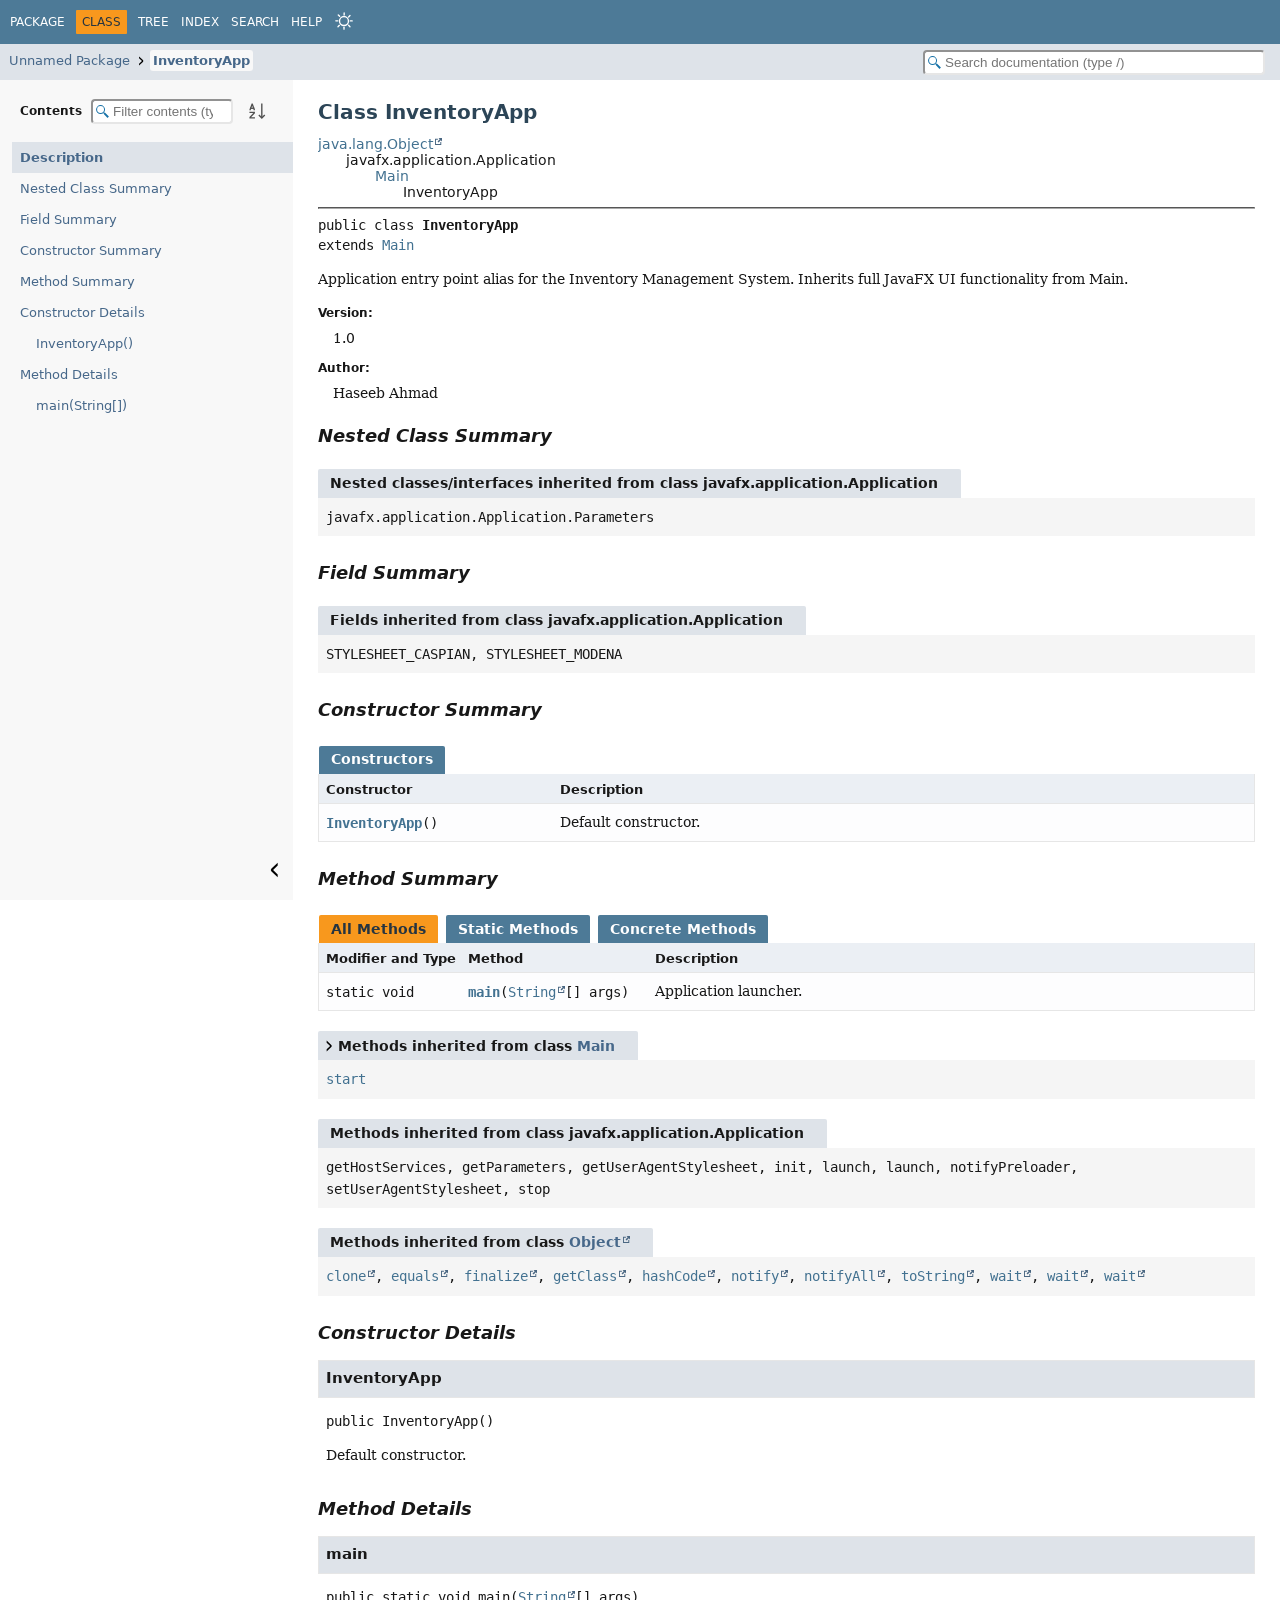
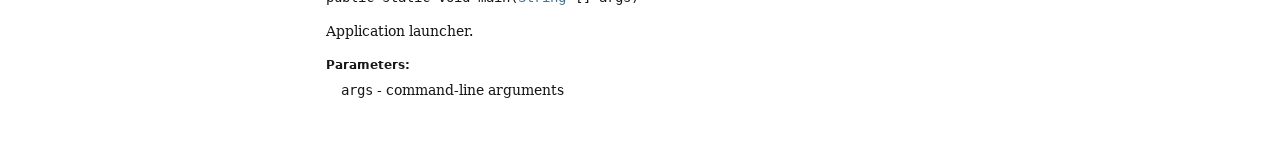
<file: docs/InventoryApp.html>
<!DOCTYPE HTML>
<html lang="en">
<head>
<!-- Generated by javadoc (27) on Sun Nov 22 22:12:37 PKT 2026 -->
<title>InventoryApp</title>
<meta name="viewport" content="width=device-width, initial-scale=1">
<meta http-equiv="Content-Type" content="text/html; charset=utf-8">
<meta name="dc.created" content="2026-11-22">
<meta name="description" content="declaration: class: InventoryApp">
<meta name="generator" content="javadoc/ClassWriter">
<link rel="stylesheet" type="text/css" href="resource-files/stylesheet.css">
<script type="text/javascript" src="script-files/script.js"></script>
</head>
<body class="class-declaration-page">
<script type="text/javascript">const pathtoroot = "./";
loadScripts();
initTheme();
</script>
<noscript>
<div>JavaScript is disabled on your browser.</div>
</noscript>
<header role="banner">
<nav role="navigation">
<!-- ========= START OF TOP NAVBAR ======= -->
<div class="top-nav" id="navbar-top">
<div class="nav-content">
<div class="nav-menu-button"><button id="navbar-toggle-button" aria-controls="navbar-top" aria-expanded="false" aria-label="Toggle navigation links"><span class="nav-bar-toggle-icon">&nbsp;</span><span class="nav-bar-toggle-icon">&nbsp;</span><span class="nav-bar-toggle-icon">&nbsp;</span></button></div>
<div class="skip-nav"><a href="#skip-navbar-top" title="Skip navigation links">Skip navigation links</a></div>
<ul id="navbar-top-firstrow" class="nav-list" title="Navigation">
<li><a href="package-summary.html">Package</a></li>
<li class="nav-bar-cell1-rev">Class</li>
<li><a href="package-tree.html">Tree</a></li>
<li><a href="index-all.html">Index</a></li>
<li><a href="search.html">Search</a></li>
<li><a href="help-doc.html#class">Help</a></li>
<li><button id="theme-button" aria-label="Select Theme" title="Select Theme"></button></li>
</ul>
<div id="theme-panel">
<div>Select Theme</div>
<div><label for="theme-light"><input type="radio" id="theme-light" disabled name="theme" value="theme-light"><span>Light</span></label><label for="theme-dark"><input type="radio" id="theme-dark" disabled name="theme" value="theme-dark"><span>Dark</span></label><label for="theme-os"><input type="radio" id="theme-os" disabled name="theme" value="theme-os"><span>System Setting</span></label></div>
</div>
</div>
</div>
<div class="sub-nav">
<div class="nav-content">
<ol class="sub-nav-list">
<li><a href="package-summary.html" title="Unnamed Package">Unnamed Package</a></li>
<li><a href="InventoryApp.html" title="Class InventoryApp" class="current-selection">InventoryApp</a></li>
</ol>
<div class="nav-list-search"><input type="text" id="search-input" disabled title="Search documentation (type /)" placeholder="Search documentation (type /)" aria-label="Search in documentation" autocomplete="off" spellcheck="false"><input type="reset" id="reset-search" disabled value="Reset"></div>
<div id="search-result-section">
<div class="search-form">
<div><label for="search-input">Search for</label></div>
<div id="search-input-container"></div>
</div>
<div id="search-result-container"></div>
<div class="search-links">
<div><a href="search.html" id="search-page-link">Search page</a></div>
<div><a href="help-doc.html#search">Search help</a></div>
</div>
</div>
</div>
</div>
<!-- ========= END OF TOP NAVBAR ========= -->
<span class="skip-nav" id="skip-navbar-top"></span></nav>
</header>
<div class="main-grid">
<nav role="navigation" class="toc" aria-label="Table of contents">
<div class="toc-header">Contents&nbsp;<input type="text" class="filter-input" disabled title="Filter contents (type .)" placeholder="Filter contents (type .)" aria-label="Filter table of contents" autocomplete="off" spellcheck="false"><input type="reset" class="reset-filter" disabled tabindex="-1" value="Reset">&nbsp;<button class="toc-sort-toggle" id="toc-lexical-order-toggle"><img src="resource-files/sort-a-z.svg" alt="Sort member details in lexicographical order"></button></div>
<ol class="toc-list" tabindex="-1">
<li><a href="#" tabindex="0">Description</a></li>
<li><a href="#nested-class-summary" tabindex="0">Nested Class Summary</a></li>
<li><a href="#field-summary" tabindex="0">Field Summary</a></li>
<li><a href="#constructor-summary" tabindex="0">Constructor Summary</a></li>
<li><a href="#method-summary" tabindex="0">Method Summary</a></li>
<li><a href="#constructor-detail" tabindex="0">Constructor Details</a>
<ol class="toc-list">
<li><a href="#%3Cinit%3E()" tabindex="0">InventoryApp()</a></li>
</ol>
</li>
<li><a href="#method-detail" tabindex="0">Method Details</a>
<ol class="toc-list">
<li><a href="#main(java.lang.String%5B%5D)" tabindex="0">main(String[])</a></li>
</ol>
</li>
</ol>
<button class="hide-sidebar"><span>Hide sidebar&nbsp;</span><img src="resource-files/left.svg" alt="Hide sidebar"></button><button class="show-sidebar"><img src="resource-files/right.svg" alt="Show sidebar"><span>&nbsp;Show sidebar</span></button></nav>
<main role="main">
<!-- ======== START OF CLASS DATA ======== -->
<div class="header">
<h1 title="Class InventoryApp" class="title">Class InventoryApp</h1>
</div>
<div class="inheritance" title="Inheritance Tree"><a href="https://docs.oracle.com/en/java/javase/27/docs/api/java.base/java/lang/Object.html" title="class in java.lang" class="external-link">java.lang.Object</a>
<div class="inheritance">javafx.application.Application
<div class="inheritance"><a href="Main.html" title="class in Unnamed Package">Main</a>
<div class="inheritance">InventoryApp</div>
</div>
</div>
</div>
<section class="class-description" id="class-description">
<hr>
<div class="horizontal-scroll">
<div class="type-signature"><span class="modifiers">public class </span><span class="element-name type-name-label">InventoryApp</span>
<span class="extends-implements">extends <a href="Main.html" title="class in Unnamed Package">Main</a></span></div>
<div class="block">Application entry point alias for the Inventory Management System.
Inherits full JavaFX UI functionality from Main.</div>
<dl class="notes">
<dt>Version:</dt>
<dd>1.0</dd>
<dt>Author:</dt>
<dd>Haseeb Ahmad</dd>
</dl>
</div>
</section>
<section class="summary">
<ul class="summary-list">
<!-- ======== NESTED CLASS SUMMARY ======== -->
<li>
<section class="nested-class-summary" id="nested-class-summary">
<h2>Nested Class Summary</h2>
<div class="inherited-list">
<h3 id="nested-classes-inherited-from-class-javafx.application.Application">Nested classes/interfaces inherited from class&nbsp;javafx.application.Application</h3>
<code>javafx.application.Application.Parameters</code></div>
</section>
</li>
<!-- =========== FIELD SUMMARY =========== -->
<li>
<section class="field-summary" id="field-summary">
<h2>Field Summary</h2>
<div class="inherited-list">
<h3 id="fields-inherited-from-class-javafx.application.Application">Fields inherited from class&nbsp;javafx.application.Application</h3>
<code>STYLESHEET_CASPIAN, STYLESHEET_MODENA</code></div>
</section>
</li>
<!-- ======== CONSTRUCTOR SUMMARY ======== -->
<li>
<section class="constructor-summary" id="constructor-summary">
<h2>Constructor Summary</h2>
<div class="caption"><span>Constructors</span></div>
<div class="summary-table two-column-summary">
<div class="table-header col-first">Constructor</div>
<div class="table-header col-last">Description</div>
<div class="col-constructor-name even-row-color"><code><a href="#%3Cinit%3E()" class="member-name-link">InventoryApp</a>()</code></div>
<div class="col-last even-row-color">
<div class="block">Default constructor.</div>
</div>
</div>
</section>
</li>
<!-- ========== METHOD SUMMARY =========== -->
<li>
<section class="method-summary" id="method-summary">
<h2>Method Summary</h2>
<div id="method-summary-table">
<div class="table-tabs" role="tablist" aria-orientation="horizontal"><button id="method-summary-table-tab0" role="tab" aria-selected="true" aria-controls="method-summary-table.tabpanel" tabindex="0" onkeydown="switchTab(event)" onclick="show('method-summary-table', 'method-summary-table', 3)" class="active-table-tab">All Methods</button><button id="method-summary-table-tab1" role="tab" aria-selected="false" aria-controls="method-summary-table.tabpanel" tabindex="-1" onkeydown="switchTab(event)" onclick="show('method-summary-table', 'method-summary-table-tab1', 3)" class="table-tab">Static Methods</button><button id="method-summary-table-tab4" role="tab" aria-selected="false" aria-controls="method-summary-table.tabpanel" tabindex="-1" onkeydown="switchTab(event)" onclick="show('method-summary-table', 'method-summary-table-tab4', 3)" class="table-tab">Concrete Methods</button></div>
<div id="method-summary-table.tabpanel" role="tabpanel" aria-labelledby="method-summary-table-tab0">
<div class="summary-table three-column-summary">
<div class="table-header col-first">Modifier and Type</div>
<div class="table-header col-second">Method</div>
<div class="table-header col-last">Description</div>
<div class="col-first even-row-color method-summary-table method-summary-table-tab1 method-summary-table-tab4"><code>static void</code></div>
<div class="col-second even-row-color method-summary-table method-summary-table-tab1 method-summary-table-tab4"><code><a href="#main(java.lang.String%5B%5D)" class="member-name-link">main</a><wbr>(<a href="https://docs.oracle.com/en/java/javase/27/docs/api/java.base/java/lang/String.html" title="class in java.lang" class="external-link">String</a>[]&nbsp;args)</code></div>
<div class="col-last even-row-color method-summary-table method-summary-table-tab1 method-summary-table-tab4">
<div class="block">Application launcher.</div>
</div>
</div>
</div>
</div>
<div class="inherited-list">
<h3 id="methods-inherited-from-class-Main">Methods inherited from class&nbsp;<a href="Main.html#method-summary" title="class in Unnamed Package">Main</a></h3>
<code><a href="Main.html#start(javafx.stage.Stage)" title="start(Stage)">start</a></code>
<div class="summary-table three-column-summary">
<div class="table-header col-first">Modifier and Type</div>
<div class="table-header col-second">Method</div>
<div class="table-header col-last">Description</div>
<div class="col-first even-row-color"><code>void</code></div>
<div class="col-second even-row-color"><code><a href="Main.html#start(javafx.stage.Stage)" class="member-name-link">start</a><wbr>(javafx.stage.Stage&nbsp;primaryStage)</code></div>
<div class="col-last even-row-color">
<div class="block">Initializes the JavaFX primary application window and orchestrates the layout hierarchy.</div>
</div>
</div>
</div>
<div class="inherited-list">
<h3 id="methods-inherited-from-class-javafx.application.Application">Methods inherited from class&nbsp;javafx.application.Application</h3>
<code>getHostServices, getParameters, getUserAgentStylesheet, init, launch, launch, notifyPreloader, setUserAgentStylesheet, stop</code></div>
<div class="inherited-list">
<h3 id="methods-inherited-from-class-java.lang.Object">Methods inherited from class&nbsp;<a href="https://docs.oracle.com/en/java/javase/27/docs/api/java.base/java/lang/Object.html#method-summary" title="class in java.lang" class="external-link">Object</a></h3>
<code><a href="https://docs.oracle.com/en/java/javase/27/docs/api/java.base/java/lang/Object.html#clone()" title="clone()" class="external-link">clone</a>, <a href="https://docs.oracle.com/en/java/javase/27/docs/api/java.base/java/lang/Object.html#equals(java.lang.Object)" title="equals(Object)" class="external-link">equals</a>, <a href="https://docs.oracle.com/en/java/javase/27/docs/api/java.base/java/lang/Object.html#finalize()" title="finalize()" class="external-link">finalize</a>, <a href="https://docs.oracle.com/en/java/javase/27/docs/api/java.base/java/lang/Object.html#getClass()" title="getClass()" class="external-link">getClass</a>, <a href="https://docs.oracle.com/en/java/javase/27/docs/api/java.base/java/lang/Object.html#hashCode()" title="hashCode()" class="external-link">hashCode</a>, <a href="https://docs.oracle.com/en/java/javase/27/docs/api/java.base/java/lang/Object.html#notify()" title="notify()" class="external-link">notify</a>, <a href="https://docs.oracle.com/en/java/javase/27/docs/api/java.base/java/lang/Object.html#notifyAll()" title="notifyAll()" class="external-link">notifyAll</a>, <a href="https://docs.oracle.com/en/java/javase/27/docs/api/java.base/java/lang/Object.html#toString()" title="toString()" class="external-link">toString</a>, <a href="https://docs.oracle.com/en/java/javase/27/docs/api/java.base/java/lang/Object.html#wait()" title="wait()" class="external-link">wait</a>, <a href="https://docs.oracle.com/en/java/javase/27/docs/api/java.base/java/lang/Object.html#wait(long)" title="wait(long)" class="external-link">wait</a>, <a href="https://docs.oracle.com/en/java/javase/27/docs/api/java.base/java/lang/Object.html#wait(long,int)" title="wait(long, int)" class="external-link">wait</a></code></div>
</section>
</li>
</ul>
</section>
<section class="details">
<ul class="details-list">
<!-- ========= CONSTRUCTOR DETAIL ======== -->
<li>
<section class="constructor-details" id="constructor-detail">
<h2>Constructor Details</h2>
<ul class="member-list">
<li>
<section class="detail" id="&lt;init&gt;()">
<h3>InventoryApp</h3>
<div class="horizontal-scroll">
<div class="member-signature"><span class="modifiers">public</span>&nbsp;<span class="element-name">InventoryApp</span>()</div>
<div class="block">Default constructor.</div>
</div>
</section>
</li>
</ul>
</section>
</li>
<!-- ============ METHOD DETAIL ========== -->
<li>
<section class="method-details" id="method-detail">
<h2>Method Details</h2>
<ul class="member-list">
<li>
<section class="detail" id="main(java.lang.String[])">
<h3>main</h3>
<div class="horizontal-scroll">
<div class="member-signature"><span class="modifiers">public static</span>&nbsp;<span class="return-type">void</span>&nbsp;<span class="element-name">main</span><wbr><span class="parameters">(<a href="https://docs.oracle.com/en/java/javase/27/docs/api/java.base/java/lang/String.html" title="class in java.lang" class="external-link">String</a>[]&nbsp;args)</span></div>
<div class="block">Application launcher.</div>
<dl class="notes">
<dt>Parameters:</dt>
<dd><code>args</code> - command-line arguments</dd>
</dl>
</div>
</section>
</li>
</ul>
</section>
</li>
</ul>
</section>
<!-- ========= END OF CLASS DATA ========= -->
</main>
</div>
</body>
</html>
</file>
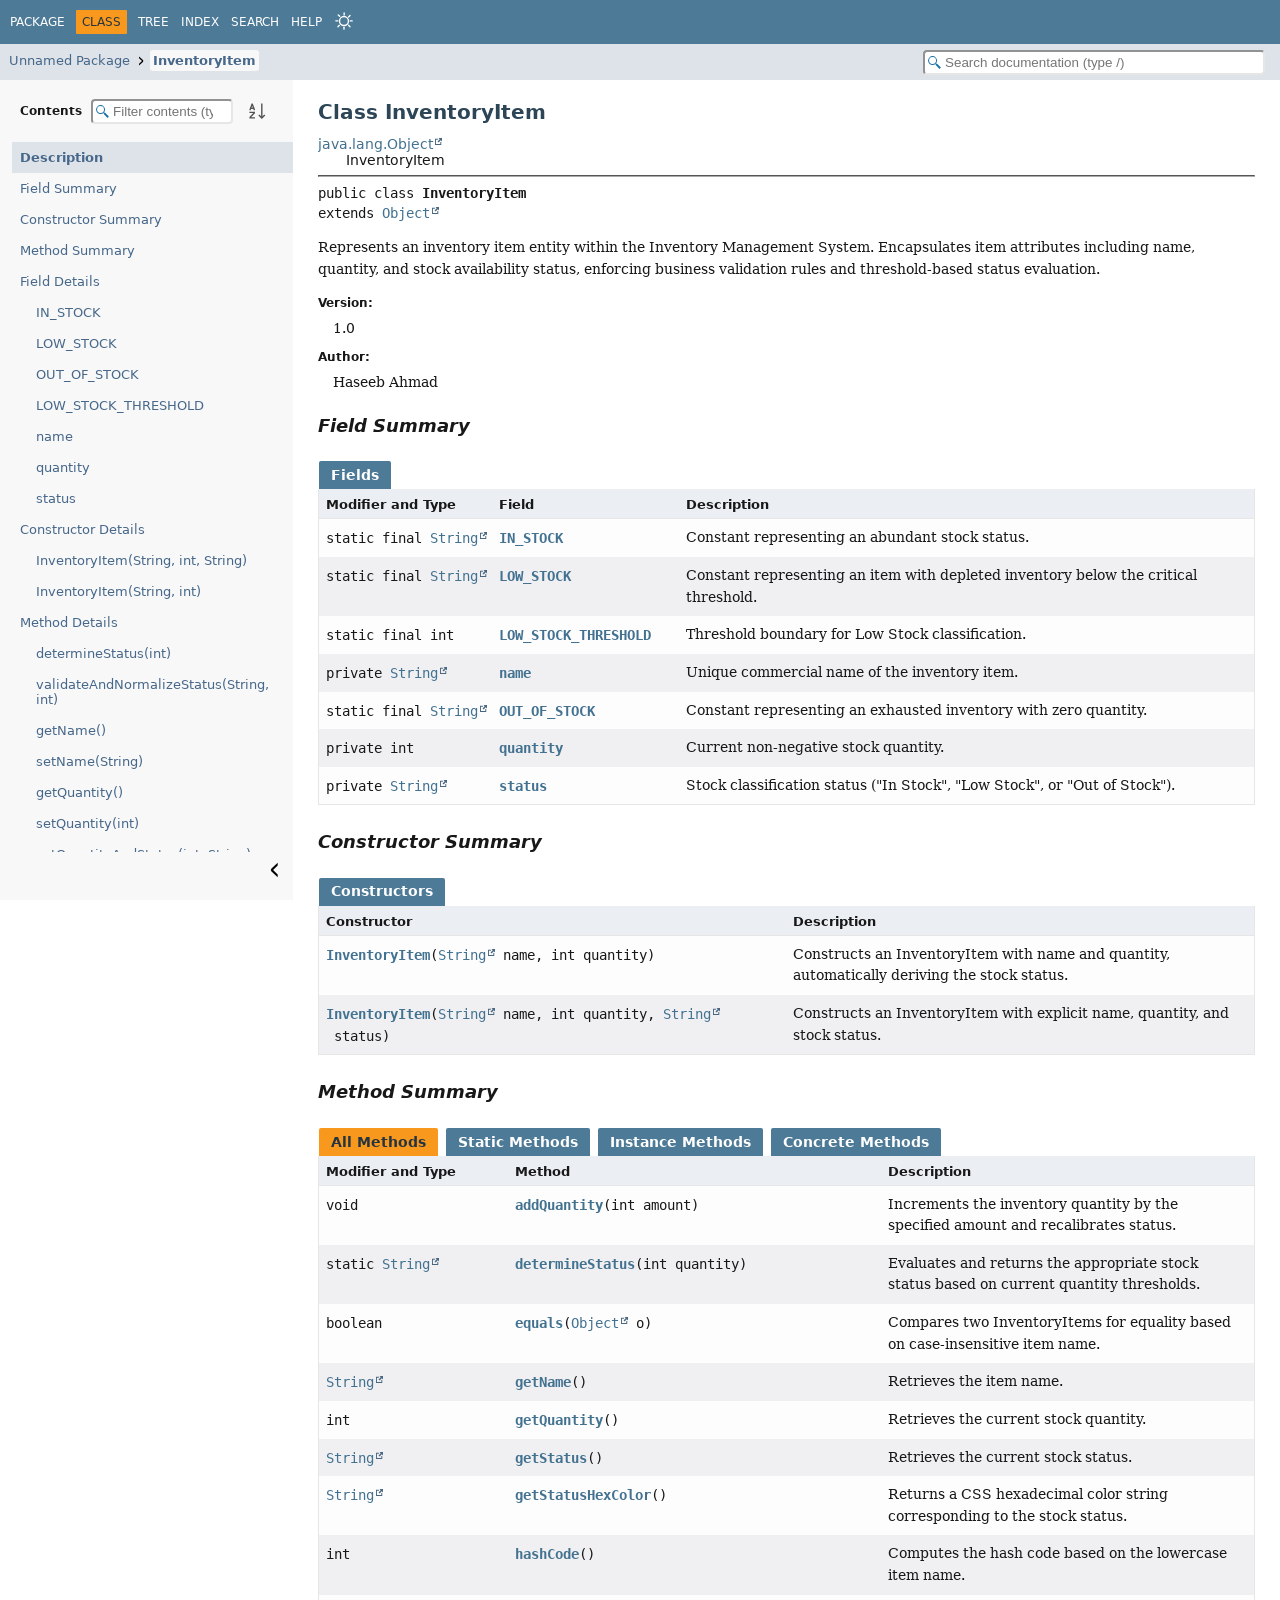
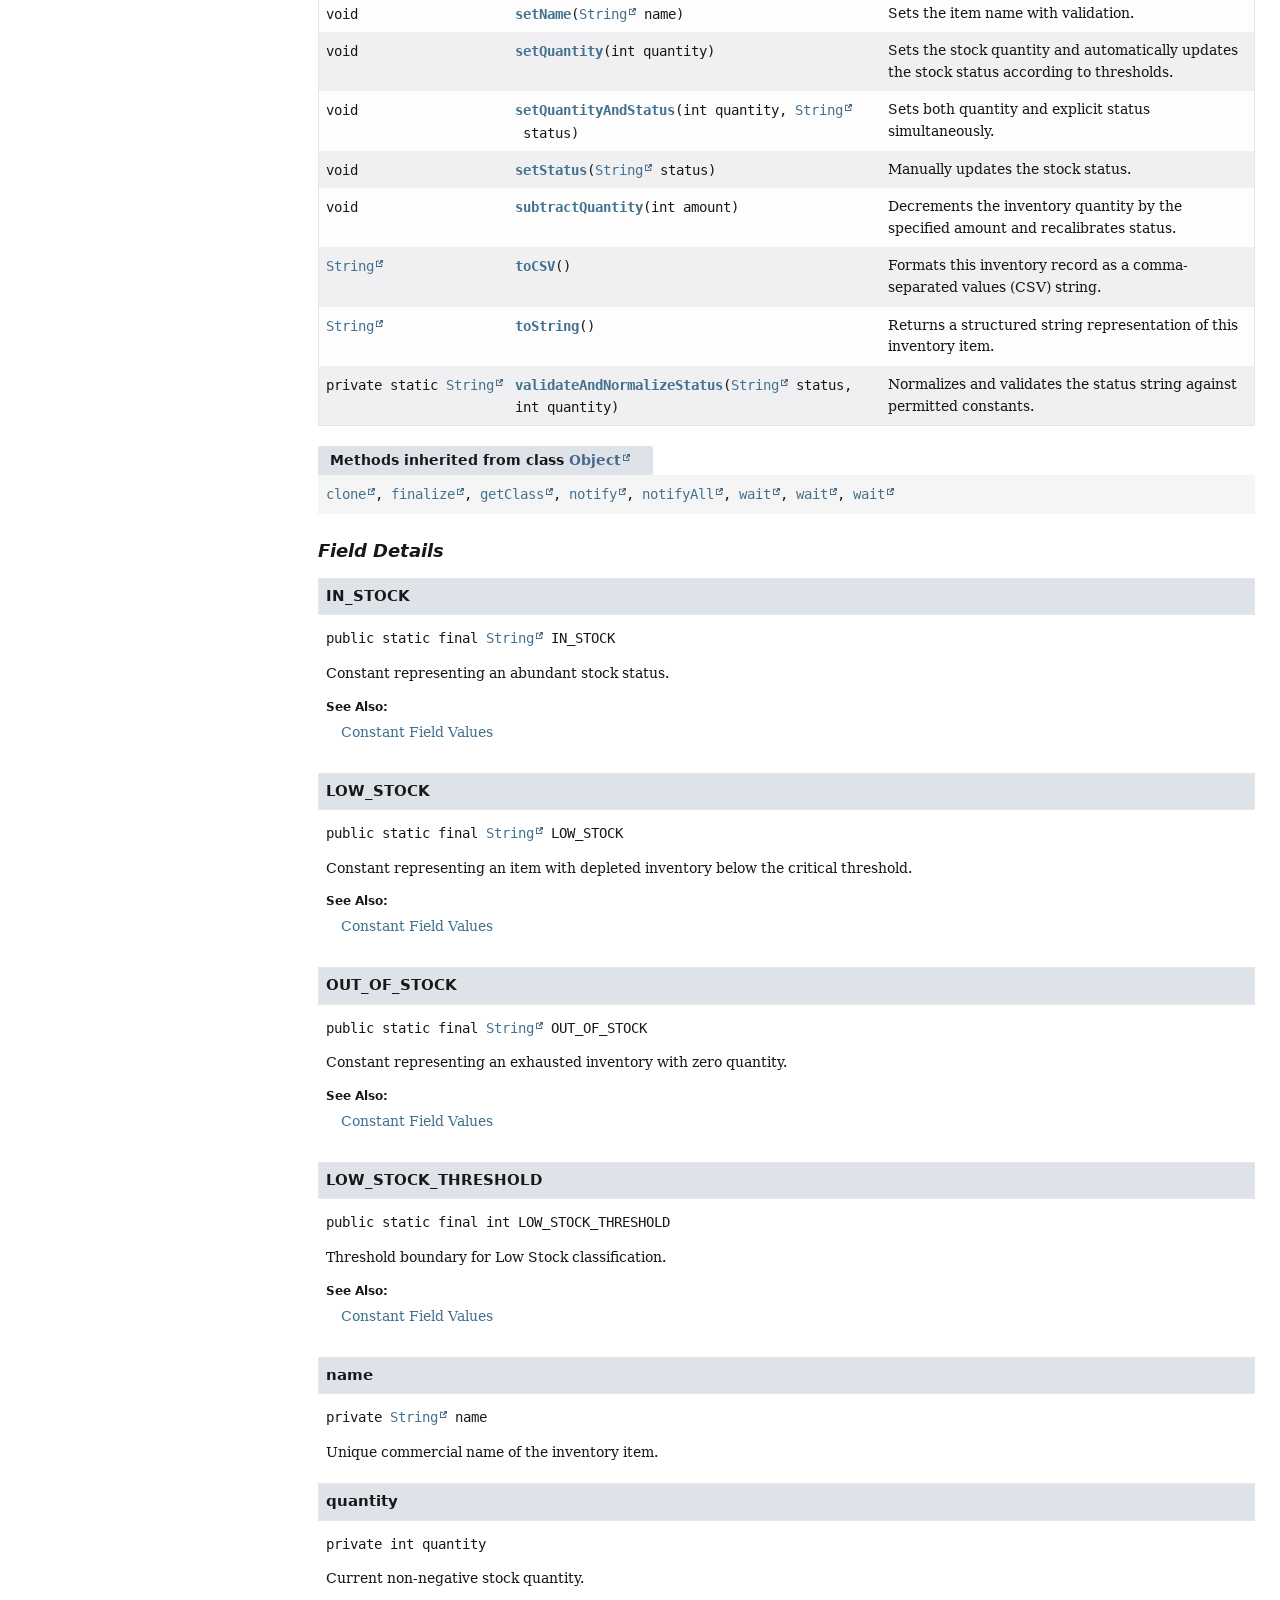
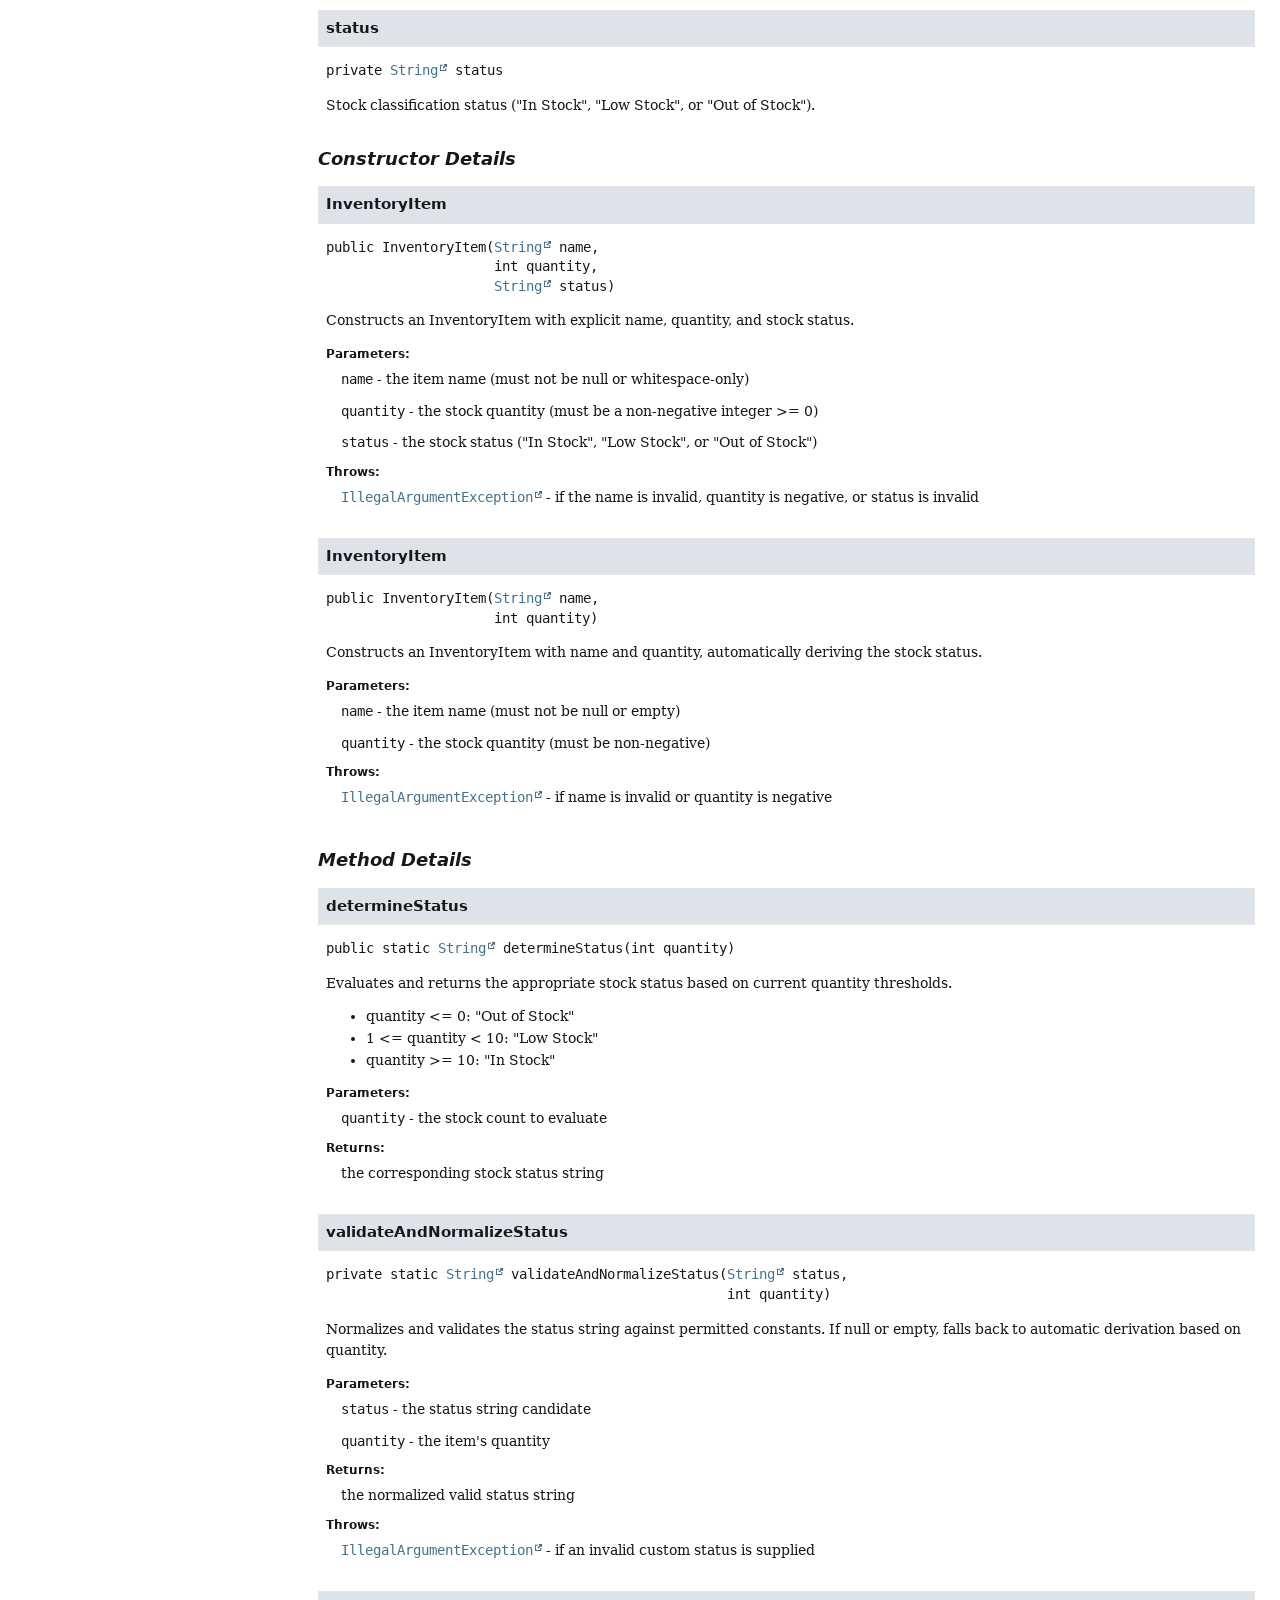
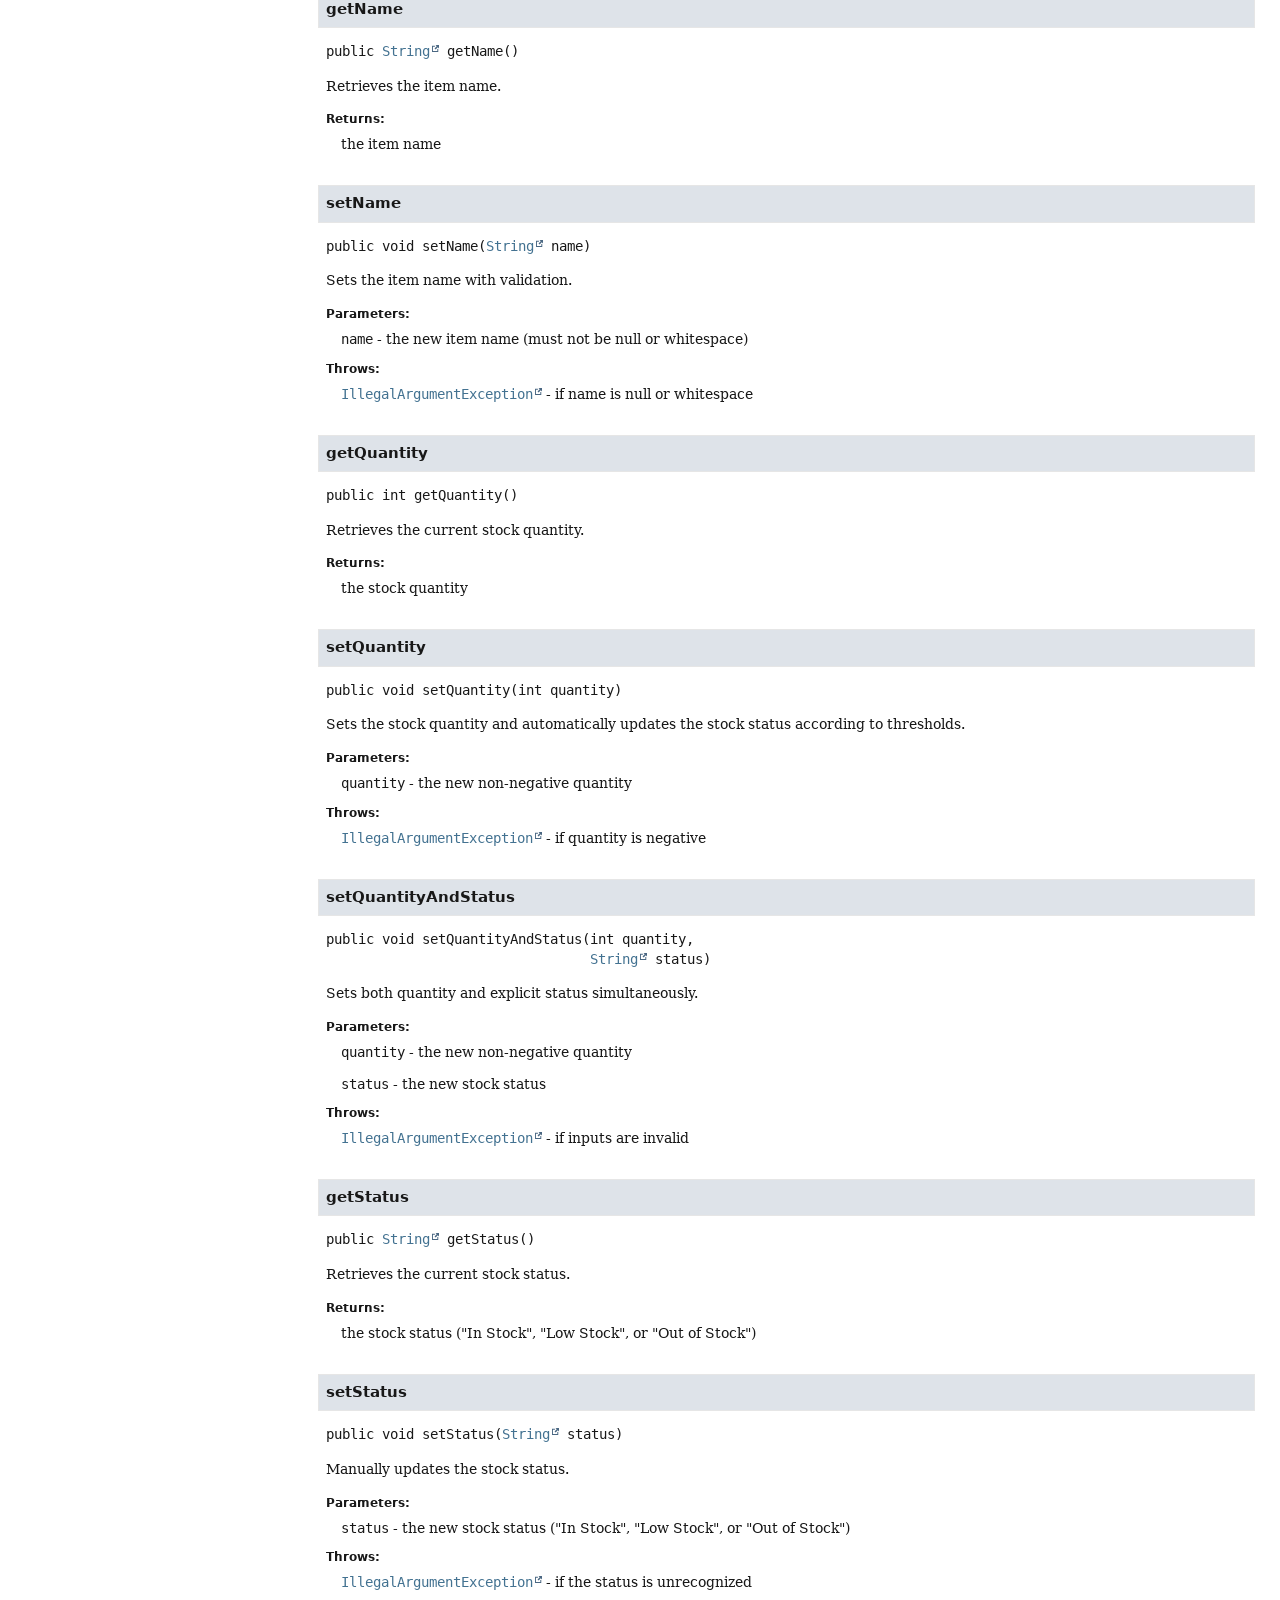
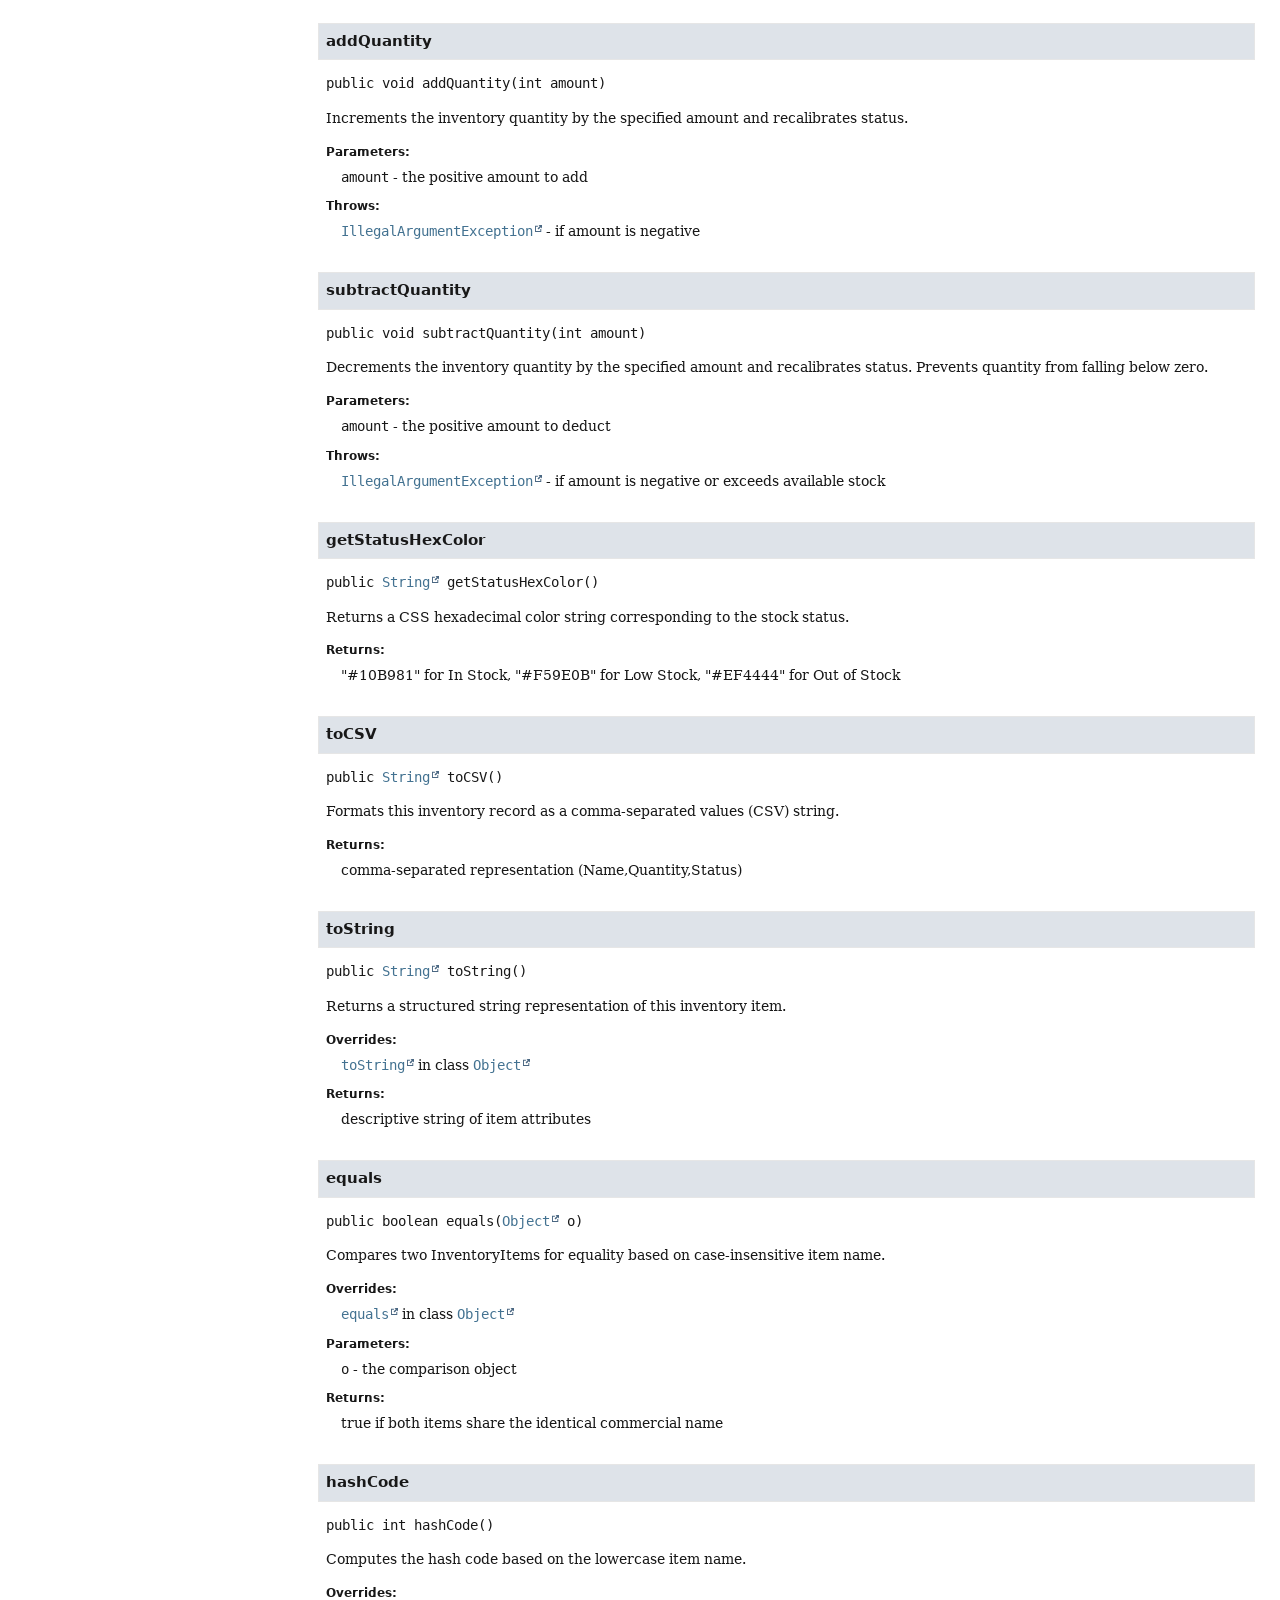
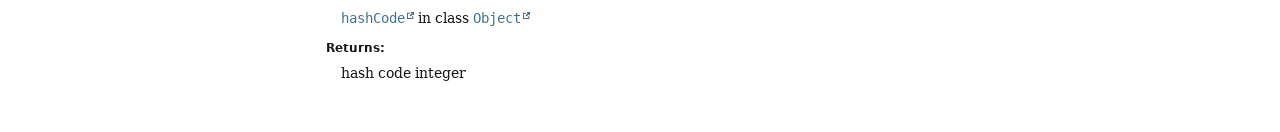
<file: docs/InventoryItem.html>
<!DOCTYPE HTML>
<html lang="en">
<head>
<!-- Generated by javadoc (27) on Sun Nov 22 22:12:37 PKT 2026 -->
<title>InventoryItem</title>
<meta name="viewport" content="width=device-width, initial-scale=1">
<meta http-equiv="Content-Type" content="text/html; charset=utf-8">
<meta name="dc.created" content="2026-11-22">
<meta name="description" content="declaration: class: InventoryItem">
<meta name="generator" content="javadoc/ClassWriter">
<link rel="stylesheet" type="text/css" href="resource-files/stylesheet.css">
<script type="text/javascript" src="script-files/script.js"></script>
</head>
<body class="class-declaration-page">
<script type="text/javascript">const pathtoroot = "./";
loadScripts();
initTheme();
</script>
<noscript>
<div>JavaScript is disabled on your browser.</div>
</noscript>
<header role="banner">
<nav role="navigation">
<!-- ========= START OF TOP NAVBAR ======= -->
<div class="top-nav" id="navbar-top">
<div class="nav-content">
<div class="nav-menu-button"><button id="navbar-toggle-button" aria-controls="navbar-top" aria-expanded="false" aria-label="Toggle navigation links"><span class="nav-bar-toggle-icon">&nbsp;</span><span class="nav-bar-toggle-icon">&nbsp;</span><span class="nav-bar-toggle-icon">&nbsp;</span></button></div>
<div class="skip-nav"><a href="#skip-navbar-top" title="Skip navigation links">Skip navigation links</a></div>
<ul id="navbar-top-firstrow" class="nav-list" title="Navigation">
<li><a href="package-summary.html">Package</a></li>
<li class="nav-bar-cell1-rev">Class</li>
<li><a href="package-tree.html">Tree</a></li>
<li><a href="index-all.html">Index</a></li>
<li><a href="search.html">Search</a></li>
<li><a href="help-doc.html#class">Help</a></li>
<li><button id="theme-button" aria-label="Select Theme" title="Select Theme"></button></li>
</ul>
<div id="theme-panel">
<div>Select Theme</div>
<div><label for="theme-light"><input type="radio" id="theme-light" disabled name="theme" value="theme-light"><span>Light</span></label><label for="theme-dark"><input type="radio" id="theme-dark" disabled name="theme" value="theme-dark"><span>Dark</span></label><label for="theme-os"><input type="radio" id="theme-os" disabled name="theme" value="theme-os"><span>System Setting</span></label></div>
</div>
</div>
</div>
<div class="sub-nav">
<div class="nav-content">
<ol class="sub-nav-list">
<li><a href="package-summary.html" title="Unnamed Package">Unnamed Package</a></li>
<li><a href="InventoryItem.html" title="Class InventoryItem" class="current-selection">InventoryItem</a></li>
</ol>
<div class="nav-list-search"><input type="text" id="search-input" disabled title="Search documentation (type /)" placeholder="Search documentation (type /)" aria-label="Search in documentation" autocomplete="off" spellcheck="false"><input type="reset" id="reset-search" disabled value="Reset"></div>
<div id="search-result-section">
<div class="search-form">
<div><label for="search-input">Search for</label></div>
<div id="search-input-container"></div>
</div>
<div id="search-result-container"></div>
<div class="search-links">
<div><a href="search.html" id="search-page-link">Search page</a></div>
<div><a href="help-doc.html#search">Search help</a></div>
</div>
</div>
</div>
</div>
<!-- ========= END OF TOP NAVBAR ========= -->
<span class="skip-nav" id="skip-navbar-top"></span></nav>
</header>
<div class="main-grid">
<nav role="navigation" class="toc" aria-label="Table of contents">
<div class="toc-header">Contents&nbsp;<input type="text" class="filter-input" disabled title="Filter contents (type .)" placeholder="Filter contents (type .)" aria-label="Filter table of contents" autocomplete="off" spellcheck="false"><input type="reset" class="reset-filter" disabled tabindex="-1" value="Reset">&nbsp;<button class="toc-sort-toggle" id="toc-lexical-order-toggle"><img src="resource-files/sort-a-z.svg" alt="Sort member details in lexicographical order"></button></div>
<ol class="toc-list" tabindex="-1">
<li><a href="#" tabindex="0">Description</a></li>
<li><a href="#field-summary" tabindex="0">Field Summary</a></li>
<li><a href="#constructor-summary" tabindex="0">Constructor Summary</a></li>
<li><a href="#method-summary" tabindex="0">Method Summary</a></li>
<li><a href="#field-detail" tabindex="0">Field Details</a>
<ol class="toc-list">
<li><a href="#IN_STOCK" tabindex="0">IN_STOCK</a></li>
<li><a href="#LOW_STOCK" tabindex="0">LOW_STOCK</a></li>
<li><a href="#OUT_OF_STOCK" tabindex="0">OUT_OF_STOCK</a></li>
<li><a href="#LOW_STOCK_THRESHOLD" tabindex="0">LOW_STOCK_THRESHOLD</a></li>
<li><a href="#name" tabindex="0">name</a></li>
<li><a href="#quantity" tabindex="0">quantity</a></li>
<li><a href="#status" tabindex="0">status</a></li>
</ol>
</li>
<li><a href="#constructor-detail" tabindex="0">Constructor Details</a>
<ol class="toc-list">
<li><a href="#%3Cinit%3E(java.lang.String,int,java.lang.String)" tabindex="0">InventoryItem(String, int, String)</a></li>
<li><a href="#%3Cinit%3E(java.lang.String,int)" tabindex="0">InventoryItem(String, int)</a></li>
</ol>
</li>
<li><a href="#method-detail" tabindex="0">Method Details</a>
<ol class="toc-list">
<li><a href="#determineStatus(int)" tabindex="0">determineStatus(int)</a></li>
<li><a href="#validateAndNormalizeStatus(java.lang.String,int)" tabindex="0">validateAndNormalizeStatus(String, int)</a></li>
<li><a href="#getName()" tabindex="0">getName()</a></li>
<li><a href="#setName(java.lang.String)" tabindex="0">setName(String)</a></li>
<li><a href="#getQuantity()" tabindex="0">getQuantity()</a></li>
<li><a href="#setQuantity(int)" tabindex="0">setQuantity(int)</a></li>
<li><a href="#setQuantityAndStatus(int,java.lang.String)" tabindex="0">setQuantityAndStatus(int, String)</a></li>
<li><a href="#getStatus()" tabindex="0">getStatus()</a></li>
<li><a href="#setStatus(java.lang.String)" tabindex="0">setStatus(String)</a></li>
<li><a href="#addQuantity(int)" tabindex="0">addQuantity(int)</a></li>
<li><a href="#subtractQuantity(int)" tabindex="0">subtractQuantity(int)</a></li>
<li><a href="#getStatusHexColor()" tabindex="0">getStatusHexColor()</a></li>
<li><a href="#toCSV()" tabindex="0">toCSV()</a></li>
<li><a href="#toString()" tabindex="0">toString()</a></li>
<li><a href="#equals(java.lang.Object)" tabindex="0">equals(Object)</a></li>
<li><a href="#hashCode()" tabindex="0">hashCode()</a></li>
</ol>
</li>
</ol>
<button class="hide-sidebar"><span>Hide sidebar&nbsp;</span><img src="resource-files/left.svg" alt="Hide sidebar"></button><button class="show-sidebar"><img src="resource-files/right.svg" alt="Show sidebar"><span>&nbsp;Show sidebar</span></button></nav>
<main role="main">
<!-- ======== START OF CLASS DATA ======== -->
<div class="header">
<h1 title="Class InventoryItem" class="title">Class InventoryItem</h1>
</div>
<div class="inheritance" title="Inheritance Tree"><a href="https://docs.oracle.com/en/java/javase/27/docs/api/java.base/java/lang/Object.html" title="class in java.lang" class="external-link">java.lang.Object</a>
<div class="inheritance">InventoryItem</div>
</div>
<section class="class-description" id="class-description">
<hr>
<div class="horizontal-scroll">
<div class="type-signature"><span class="modifiers">public class </span><span class="element-name type-name-label">InventoryItem</span>
<span class="extends-implements">extends <a href="https://docs.oracle.com/en/java/javase/27/docs/api/java.base/java/lang/Object.html" title="class in java.lang" class="external-link">Object</a></span></div>
<div class="block">Represents an inventory item entity within the Inventory Management System.
Encapsulates item attributes including name, quantity, and stock availability status,
enforcing business validation rules and threshold-based status evaluation.</div>
<dl class="notes">
<dt>Version:</dt>
<dd>1.0</dd>
<dt>Author:</dt>
<dd>Haseeb Ahmad</dd>
</dl>
</div>
</section>
<section class="summary">
<ul class="summary-list">
<!-- =========== FIELD SUMMARY =========== -->
<li>
<section class="field-summary" id="field-summary">
<h2>Field Summary</h2>
<div class="caption"><span>Fields</span></div>
<div class="summary-table three-column-summary">
<div class="table-header col-first">Modifier and Type</div>
<div class="table-header col-second">Field</div>
<div class="table-header col-last">Description</div>
<div class="col-first even-row-color"><code>static final <a href="https://docs.oracle.com/en/java/javase/27/docs/api/java.base/java/lang/String.html" title="class in java.lang" class="external-link">String</a></code></div>
<div class="col-second even-row-color"><code><a href="#IN_STOCK" class="member-name-link">IN_STOCK</a></code></div>
<div class="col-last even-row-color">
<div class="block">Constant representing an abundant stock status.</div>
</div>
<div class="col-first odd-row-color"><code>static final <a href="https://docs.oracle.com/en/java/javase/27/docs/api/java.base/java/lang/String.html" title="class in java.lang" class="external-link">String</a></code></div>
<div class="col-second odd-row-color"><code><a href="#LOW_STOCK" class="member-name-link">LOW_STOCK</a></code></div>
<div class="col-last odd-row-color">
<div class="block">Constant representing an item with depleted inventory below the critical threshold.</div>
</div>
<div class="col-first even-row-color"><code>static final int</code></div>
<div class="col-second even-row-color"><code><a href="#LOW_STOCK_THRESHOLD" class="member-name-link">LOW_STOCK_THRESHOLD</a></code></div>
<div class="col-last even-row-color">
<div class="block">Threshold boundary for Low Stock classification.</div>
</div>
<div class="col-first odd-row-color"><code>private <a href="https://docs.oracle.com/en/java/javase/27/docs/api/java.base/java/lang/String.html" title="class in java.lang" class="external-link">String</a></code></div>
<div class="col-second odd-row-color"><code><a href="#name" class="member-name-link">name</a></code></div>
<div class="col-last odd-row-color">
<div class="block">Unique commercial name of the inventory item.</div>
</div>
<div class="col-first even-row-color"><code>static final <a href="https://docs.oracle.com/en/java/javase/27/docs/api/java.base/java/lang/String.html" title="class in java.lang" class="external-link">String</a></code></div>
<div class="col-second even-row-color"><code><a href="#OUT_OF_STOCK" class="member-name-link">OUT_OF_STOCK</a></code></div>
<div class="col-last even-row-color">
<div class="block">Constant representing an exhausted inventory with zero quantity.</div>
</div>
<div class="col-first odd-row-color"><code>private int</code></div>
<div class="col-second odd-row-color"><code><a href="#quantity" class="member-name-link">quantity</a></code></div>
<div class="col-last odd-row-color">
<div class="block">Current non-negative stock quantity.</div>
</div>
<div class="col-first even-row-color"><code>private <a href="https://docs.oracle.com/en/java/javase/27/docs/api/java.base/java/lang/String.html" title="class in java.lang" class="external-link">String</a></code></div>
<div class="col-second even-row-color"><code><a href="#status" class="member-name-link">status</a></code></div>
<div class="col-last even-row-color">
<div class="block">Stock classification status ("In Stock", "Low Stock", or "Out of Stock").</div>
</div>
</div>
</section>
</li>
<!-- ======== CONSTRUCTOR SUMMARY ======== -->
<li>
<section class="constructor-summary" id="constructor-summary">
<h2>Constructor Summary</h2>
<div class="caption"><span>Constructors</span></div>
<div class="summary-table two-column-summary">
<div class="table-header col-first">Constructor</div>
<div class="table-header col-last">Description</div>
<div class="col-constructor-name even-row-color"><code><a href="#%3Cinit%3E(java.lang.String,int)" class="member-name-link">InventoryItem</a><wbr>(<a href="https://docs.oracle.com/en/java/javase/27/docs/api/java.base/java/lang/String.html" title="class in java.lang" class="external-link">String</a>&nbsp;name,
 int&nbsp;quantity)</code></div>
<div class="col-last even-row-color">
<div class="block">Constructs an InventoryItem with name and quantity, automatically deriving the stock status.</div>
</div>
<div class="col-constructor-name odd-row-color"><code><a href="#%3Cinit%3E(java.lang.String,int,java.lang.String)" class="member-name-link">InventoryItem</a><wbr>(<a href="https://docs.oracle.com/en/java/javase/27/docs/api/java.base/java/lang/String.html" title="class in java.lang" class="external-link">String</a>&nbsp;name,
 int&nbsp;quantity,
 <a href="https://docs.oracle.com/en/java/javase/27/docs/api/java.base/java/lang/String.html" title="class in java.lang" class="external-link">String</a>&nbsp;status)</code></div>
<div class="col-last odd-row-color">
<div class="block">Constructs an InventoryItem with explicit name, quantity, and stock status.</div>
</div>
</div>
</section>
</li>
<!-- ========== METHOD SUMMARY =========== -->
<li>
<section class="method-summary" id="method-summary">
<h2>Method Summary</h2>
<div id="method-summary-table">
<div class="table-tabs" role="tablist" aria-orientation="horizontal"><button id="method-summary-table-tab0" role="tab" aria-selected="true" aria-controls="method-summary-table.tabpanel" tabindex="0" onkeydown="switchTab(event)" onclick="show('method-summary-table', 'method-summary-table', 3)" class="active-table-tab">All Methods</button><button id="method-summary-table-tab1" role="tab" aria-selected="false" aria-controls="method-summary-table.tabpanel" tabindex="-1" onkeydown="switchTab(event)" onclick="show('method-summary-table', 'method-summary-table-tab1', 3)" class="table-tab">Static Methods</button><button id="method-summary-table-tab2" role="tab" aria-selected="false" aria-controls="method-summary-table.tabpanel" tabindex="-1" onkeydown="switchTab(event)" onclick="show('method-summary-table', 'method-summary-table-tab2', 3)" class="table-tab">Instance Methods</button><button id="method-summary-table-tab4" role="tab" aria-selected="false" aria-controls="method-summary-table.tabpanel" tabindex="-1" onkeydown="switchTab(event)" onclick="show('method-summary-table', 'method-summary-table-tab4', 3)" class="table-tab">Concrete Methods</button></div>
<div id="method-summary-table.tabpanel" role="tabpanel" aria-labelledby="method-summary-table-tab0">
<div class="summary-table three-column-summary">
<div class="table-header col-first">Modifier and Type</div>
<div class="table-header col-second">Method</div>
<div class="table-header col-last">Description</div>
<div class="col-first even-row-color method-summary-table method-summary-table-tab2 method-summary-table-tab4"><code>void</code></div>
<div class="col-second even-row-color method-summary-table method-summary-table-tab2 method-summary-table-tab4"><code><a href="#addQuantity(int)" class="member-name-link">addQuantity</a><wbr>(int&nbsp;amount)</code></div>
<div class="col-last even-row-color method-summary-table method-summary-table-tab2 method-summary-table-tab4">
<div class="block">Increments the inventory quantity by the specified amount and recalibrates status.</div>
</div>
<div class="col-first odd-row-color method-summary-table method-summary-table-tab1 method-summary-table-tab4"><code>static <a href="https://docs.oracle.com/en/java/javase/27/docs/api/java.base/java/lang/String.html" title="class in java.lang" class="external-link">String</a></code></div>
<div class="col-second odd-row-color method-summary-table method-summary-table-tab1 method-summary-table-tab4"><code><a href="#determineStatus(int)" class="member-name-link">determineStatus</a><wbr>(int&nbsp;quantity)</code></div>
<div class="col-last odd-row-color method-summary-table method-summary-table-tab1 method-summary-table-tab4">
<div class="block">Evaluates and returns the appropriate stock status based on current quantity thresholds.</div>
</div>
<div class="col-first even-row-color method-summary-table method-summary-table-tab2 method-summary-table-tab4"><code>boolean</code></div>
<div class="col-second even-row-color method-summary-table method-summary-table-tab2 method-summary-table-tab4"><code><a href="#equals(java.lang.Object)" class="member-name-link">equals</a><wbr>(<a href="https://docs.oracle.com/en/java/javase/27/docs/api/java.base/java/lang/Object.html" title="class in java.lang" class="external-link">Object</a>&nbsp;o)</code></div>
<div class="col-last even-row-color method-summary-table method-summary-table-tab2 method-summary-table-tab4">
<div class="block">Compares two InventoryItems for equality based on case-insensitive item name.</div>
</div>
<div class="col-first odd-row-color method-summary-table method-summary-table-tab2 method-summary-table-tab4"><code><a href="https://docs.oracle.com/en/java/javase/27/docs/api/java.base/java/lang/String.html" title="class in java.lang" class="external-link">String</a></code></div>
<div class="col-second odd-row-color method-summary-table method-summary-table-tab2 method-summary-table-tab4"><code><a href="#getName()" class="member-name-link">getName</a>()</code></div>
<div class="col-last odd-row-color method-summary-table method-summary-table-tab2 method-summary-table-tab4">
<div class="block">Retrieves the item name.</div>
</div>
<div class="col-first even-row-color method-summary-table method-summary-table-tab2 method-summary-table-tab4"><code>int</code></div>
<div class="col-second even-row-color method-summary-table method-summary-table-tab2 method-summary-table-tab4"><code><a href="#getQuantity()" class="member-name-link">getQuantity</a>()</code></div>
<div class="col-last even-row-color method-summary-table method-summary-table-tab2 method-summary-table-tab4">
<div class="block">Retrieves the current stock quantity.</div>
</div>
<div class="col-first odd-row-color method-summary-table method-summary-table-tab2 method-summary-table-tab4"><code><a href="https://docs.oracle.com/en/java/javase/27/docs/api/java.base/java/lang/String.html" title="class in java.lang" class="external-link">String</a></code></div>
<div class="col-second odd-row-color method-summary-table method-summary-table-tab2 method-summary-table-tab4"><code><a href="#getStatus()" class="member-name-link">getStatus</a>()</code></div>
<div class="col-last odd-row-color method-summary-table method-summary-table-tab2 method-summary-table-tab4">
<div class="block">Retrieves the current stock status.</div>
</div>
<div class="col-first even-row-color method-summary-table method-summary-table-tab2 method-summary-table-tab4"><code><a href="https://docs.oracle.com/en/java/javase/27/docs/api/java.base/java/lang/String.html" title="class in java.lang" class="external-link">String</a></code></div>
<div class="col-second even-row-color method-summary-table method-summary-table-tab2 method-summary-table-tab4"><code><a href="#getStatusHexColor()" class="member-name-link">getStatusHexColor</a>()</code></div>
<div class="col-last even-row-color method-summary-table method-summary-table-tab2 method-summary-table-tab4">
<div class="block">Returns a CSS hexadecimal color string corresponding to the stock status.</div>
</div>
<div class="col-first odd-row-color method-summary-table method-summary-table-tab2 method-summary-table-tab4"><code>int</code></div>
<div class="col-second odd-row-color method-summary-table method-summary-table-tab2 method-summary-table-tab4"><code><a href="#hashCode()" class="member-name-link">hashCode</a>()</code></div>
<div class="col-last odd-row-color method-summary-table method-summary-table-tab2 method-summary-table-tab4">
<div class="block">Computes the hash code based on the lowercase item name.</div>
</div>
<div class="col-first even-row-color method-summary-table method-summary-table-tab2 method-summary-table-tab4"><code>void</code></div>
<div class="col-second even-row-color method-summary-table method-summary-table-tab2 method-summary-table-tab4"><code><a href="#setName(java.lang.String)" class="member-name-link">setName</a><wbr>(<a href="https://docs.oracle.com/en/java/javase/27/docs/api/java.base/java/lang/String.html" title="class in java.lang" class="external-link">String</a>&nbsp;name)</code></div>
<div class="col-last even-row-color method-summary-table method-summary-table-tab2 method-summary-table-tab4">
<div class="block">Sets the item name with validation.</div>
</div>
<div class="col-first odd-row-color method-summary-table method-summary-table-tab2 method-summary-table-tab4"><code>void</code></div>
<div class="col-second odd-row-color method-summary-table method-summary-table-tab2 method-summary-table-tab4"><code><a href="#setQuantity(int)" class="member-name-link">setQuantity</a><wbr>(int&nbsp;quantity)</code></div>
<div class="col-last odd-row-color method-summary-table method-summary-table-tab2 method-summary-table-tab4">
<div class="block">Sets the stock quantity and automatically updates the stock status according to thresholds.</div>
</div>
<div class="col-first even-row-color method-summary-table method-summary-table-tab2 method-summary-table-tab4"><code>void</code></div>
<div class="col-second even-row-color method-summary-table method-summary-table-tab2 method-summary-table-tab4"><code><a href="#setQuantityAndStatus(int,java.lang.String)" class="member-name-link">setQuantityAndStatus</a><wbr>(int&nbsp;quantity,
 <a href="https://docs.oracle.com/en/java/javase/27/docs/api/java.base/java/lang/String.html" title="class in java.lang" class="external-link">String</a>&nbsp;status)</code></div>
<div class="col-last even-row-color method-summary-table method-summary-table-tab2 method-summary-table-tab4">
<div class="block">Sets both quantity and explicit status simultaneously.</div>
</div>
<div class="col-first odd-row-color method-summary-table method-summary-table-tab2 method-summary-table-tab4"><code>void</code></div>
<div class="col-second odd-row-color method-summary-table method-summary-table-tab2 method-summary-table-tab4"><code><a href="#setStatus(java.lang.String)" class="member-name-link">setStatus</a><wbr>(<a href="https://docs.oracle.com/en/java/javase/27/docs/api/java.base/java/lang/String.html" title="class in java.lang" class="external-link">String</a>&nbsp;status)</code></div>
<div class="col-last odd-row-color method-summary-table method-summary-table-tab2 method-summary-table-tab4">
<div class="block">Manually updates the stock status.</div>
</div>
<div class="col-first even-row-color method-summary-table method-summary-table-tab2 method-summary-table-tab4"><code>void</code></div>
<div class="col-second even-row-color method-summary-table method-summary-table-tab2 method-summary-table-tab4"><code><a href="#subtractQuantity(int)" class="member-name-link">subtractQuantity</a><wbr>(int&nbsp;amount)</code></div>
<div class="col-last even-row-color method-summary-table method-summary-table-tab2 method-summary-table-tab4">
<div class="block">Decrements the inventory quantity by the specified amount and recalibrates status.</div>
</div>
<div class="col-first odd-row-color method-summary-table method-summary-table-tab2 method-summary-table-tab4"><code><a href="https://docs.oracle.com/en/java/javase/27/docs/api/java.base/java/lang/String.html" title="class in java.lang" class="external-link">String</a></code></div>
<div class="col-second odd-row-color method-summary-table method-summary-table-tab2 method-summary-table-tab4"><code><a href="#toCSV()" class="member-name-link">toCSV</a>()</code></div>
<div class="col-last odd-row-color method-summary-table method-summary-table-tab2 method-summary-table-tab4">
<div class="block">Formats this inventory record as a comma-separated values (CSV) string.</div>
</div>
<div class="col-first even-row-color method-summary-table method-summary-table-tab2 method-summary-table-tab4"><code><a href="https://docs.oracle.com/en/java/javase/27/docs/api/java.base/java/lang/String.html" title="class in java.lang" class="external-link">String</a></code></div>
<div class="col-second even-row-color method-summary-table method-summary-table-tab2 method-summary-table-tab4"><code><a href="#toString()" class="member-name-link">toString</a>()</code></div>
<div class="col-last even-row-color method-summary-table method-summary-table-tab2 method-summary-table-tab4">
<div class="block">Returns a structured string representation of this inventory item.</div>
</div>
<div class="col-first odd-row-color method-summary-table method-summary-table-tab1 method-summary-table-tab4"><code>private static <a href="https://docs.oracle.com/en/java/javase/27/docs/api/java.base/java/lang/String.html" title="class in java.lang" class="external-link">String</a></code></div>
<div class="col-second odd-row-color method-summary-table method-summary-table-tab1 method-summary-table-tab4"><code><a href="#validateAndNormalizeStatus(java.lang.String,int)" class="member-name-link">validateAndNormalizeStatus</a><wbr>(<a href="https://docs.oracle.com/en/java/javase/27/docs/api/java.base/java/lang/String.html" title="class in java.lang" class="external-link">String</a>&nbsp;status,
 int&nbsp;quantity)</code></div>
<div class="col-last odd-row-color method-summary-table method-summary-table-tab1 method-summary-table-tab4">
<div class="block">Normalizes and validates the status string against permitted constants.</div>
</div>
</div>
</div>
</div>
<div class="inherited-list">
<h3 id="methods-inherited-from-class-java.lang.Object">Methods inherited from class&nbsp;<a href="https://docs.oracle.com/en/java/javase/27/docs/api/java.base/java/lang/Object.html#method-summary" title="class in java.lang" class="external-link">Object</a></h3>
<code><a href="https://docs.oracle.com/en/java/javase/27/docs/api/java.base/java/lang/Object.html#clone()" title="clone()" class="external-link">clone</a>, <a href="https://docs.oracle.com/en/java/javase/27/docs/api/java.base/java/lang/Object.html#finalize()" title="finalize()" class="external-link">finalize</a>, <a href="https://docs.oracle.com/en/java/javase/27/docs/api/java.base/java/lang/Object.html#getClass()" title="getClass()" class="external-link">getClass</a>, <a href="https://docs.oracle.com/en/java/javase/27/docs/api/java.base/java/lang/Object.html#notify()" title="notify()" class="external-link">notify</a>, <a href="https://docs.oracle.com/en/java/javase/27/docs/api/java.base/java/lang/Object.html#notifyAll()" title="notifyAll()" class="external-link">notifyAll</a>, <a href="https://docs.oracle.com/en/java/javase/27/docs/api/java.base/java/lang/Object.html#wait()" title="wait()" class="external-link">wait</a>, <a href="https://docs.oracle.com/en/java/javase/27/docs/api/java.base/java/lang/Object.html#wait(long)" title="wait(long)" class="external-link">wait</a>, <a href="https://docs.oracle.com/en/java/javase/27/docs/api/java.base/java/lang/Object.html#wait(long,int)" title="wait(long, int)" class="external-link">wait</a></code></div>
</section>
</li>
</ul>
</section>
<section class="details">
<ul class="details-list">
<!-- ============ FIELD DETAIL =========== -->
<li>
<section class="field-details" id="field-detail">
<h2>Field Details</h2>
<ul class="member-list">
<li>
<section class="detail" id="IN_STOCK">
<h3>IN_STOCK</h3>
<div class="horizontal-scroll">
<div class="member-signature"><span class="modifiers">public static final</span>&nbsp;<span class="return-type"><a href="https://docs.oracle.com/en/java/javase/27/docs/api/java.base/java/lang/String.html" title="class in java.lang" class="external-link">String</a></span>&nbsp;<span class="element-name">IN_STOCK</span></div>
<div class="block">Constant representing an abundant stock status.</div>
<dl class="notes">
<dt>See Also:</dt>
<dd>
<ul class="tag-list">
<li><a href="constant-values.html#InventoryItem.IN_STOCK">Constant Field Values</a></li>
</ul>
</dd>
</dl>
</div>
</section>
</li>
<li>
<section class="detail" id="LOW_STOCK">
<h3>LOW_STOCK</h3>
<div class="horizontal-scroll">
<div class="member-signature"><span class="modifiers">public static final</span>&nbsp;<span class="return-type"><a href="https://docs.oracle.com/en/java/javase/27/docs/api/java.base/java/lang/String.html" title="class in java.lang" class="external-link">String</a></span>&nbsp;<span class="element-name">LOW_STOCK</span></div>
<div class="block">Constant representing an item with depleted inventory below the critical threshold.</div>
<dl class="notes">
<dt>See Also:</dt>
<dd>
<ul class="tag-list">
<li><a href="constant-values.html#InventoryItem.LOW_STOCK">Constant Field Values</a></li>
</ul>
</dd>
</dl>
</div>
</section>
</li>
<li>
<section class="detail" id="OUT_OF_STOCK">
<h3>OUT_OF_STOCK</h3>
<div class="horizontal-scroll">
<div class="member-signature"><span class="modifiers">public static final</span>&nbsp;<span class="return-type"><a href="https://docs.oracle.com/en/java/javase/27/docs/api/java.base/java/lang/String.html" title="class in java.lang" class="external-link">String</a></span>&nbsp;<span class="element-name">OUT_OF_STOCK</span></div>
<div class="block">Constant representing an exhausted inventory with zero quantity.</div>
<dl class="notes">
<dt>See Also:</dt>
<dd>
<ul class="tag-list">
<li><a href="constant-values.html#InventoryItem.OUT_OF_STOCK">Constant Field Values</a></li>
</ul>
</dd>
</dl>
</div>
</section>
</li>
<li>
<section class="detail" id="LOW_STOCK_THRESHOLD">
<h3>LOW_STOCK_THRESHOLD</h3>
<div class="horizontal-scroll">
<div class="member-signature"><span class="modifiers">public static final</span>&nbsp;<span class="return-type">int</span>&nbsp;<span class="element-name">LOW_STOCK_THRESHOLD</span></div>
<div class="block">Threshold boundary for Low Stock classification.</div>
<dl class="notes">
<dt>See Also:</dt>
<dd>
<ul class="tag-list">
<li><a href="constant-values.html#InventoryItem.LOW_STOCK_THRESHOLD">Constant Field Values</a></li>
</ul>
</dd>
</dl>
</div>
</section>
</li>
<li>
<section class="detail" id="name">
<h3>name</h3>
<div class="horizontal-scroll">
<div class="member-signature"><span class="modifiers">private</span>&nbsp;<span class="return-type"><a href="https://docs.oracle.com/en/java/javase/27/docs/api/java.base/java/lang/String.html" title="class in java.lang" class="external-link">String</a></span>&nbsp;<span class="element-name">name</span></div>
<div class="block">Unique commercial name of the inventory item.</div>
</div>
</section>
</li>
<li>
<section class="detail" id="quantity">
<h3>quantity</h3>
<div class="horizontal-scroll">
<div class="member-signature"><span class="modifiers">private</span>&nbsp;<span class="return-type">int</span>&nbsp;<span class="element-name">quantity</span></div>
<div class="block">Current non-negative stock quantity.</div>
</div>
</section>
</li>
<li>
<section class="detail" id="status">
<h3>status</h3>
<div class="horizontal-scroll">
<div class="member-signature"><span class="modifiers">private</span>&nbsp;<span class="return-type"><a href="https://docs.oracle.com/en/java/javase/27/docs/api/java.base/java/lang/String.html" title="class in java.lang" class="external-link">String</a></span>&nbsp;<span class="element-name">status</span></div>
<div class="block">Stock classification status ("In Stock", "Low Stock", or "Out of Stock").</div>
</div>
</section>
</li>
</ul>
</section>
</li>
<!-- ========= CONSTRUCTOR DETAIL ======== -->
<li>
<section class="constructor-details" id="constructor-detail">
<h2>Constructor Details</h2>
<ul class="member-list">
<li>
<section class="detail" id="&lt;init&gt;(java.lang.String,int,java.lang.String)">
<h3>InventoryItem</h3>
<div class="horizontal-scroll">
<div class="member-signature"><span class="modifiers">public</span>&nbsp;<span class="element-name">InventoryItem</span><wbr><span class="parameters">(<a href="https://docs.oracle.com/en/java/javase/27/docs/api/java.base/java/lang/String.html" title="class in java.lang" class="external-link">String</a>&nbsp;name,
 int&nbsp;quantity,
 <a href="https://docs.oracle.com/en/java/javase/27/docs/api/java.base/java/lang/String.html" title="class in java.lang" class="external-link">String</a>&nbsp;status)</span></div>
<div class="block">Constructs an InventoryItem with explicit name, quantity, and stock status.</div>
<dl class="notes">
<dt>Parameters:</dt>
<dd><code>name</code> - the item name (must not be null or whitespace-only)</dd>
<dd><code>quantity</code> - the stock quantity (must be a non-negative integer &gt;= 0)</dd>
<dd><code>status</code> - the stock status ("In Stock", "Low Stock", or "Out of Stock")</dd>
<dt>Throws:</dt>
<dd><code><a href="https://docs.oracle.com/en/java/javase/27/docs/api/java.base/java/lang/IllegalArgumentException.html" title="class in java.lang" class="external-link">IllegalArgumentException</a></code> - if the name is invalid, quantity is negative, or status is invalid</dd>
</dl>
</div>
</section>
</li>
<li>
<section class="detail" id="&lt;init&gt;(java.lang.String,int)">
<h3>InventoryItem</h3>
<div class="horizontal-scroll">
<div class="member-signature"><span class="modifiers">public</span>&nbsp;<span class="element-name">InventoryItem</span><wbr><span class="parameters">(<a href="https://docs.oracle.com/en/java/javase/27/docs/api/java.base/java/lang/String.html" title="class in java.lang" class="external-link">String</a>&nbsp;name,
 int&nbsp;quantity)</span></div>
<div class="block">Constructs an InventoryItem with name and quantity, automatically deriving the stock status.</div>
<dl class="notes">
<dt>Parameters:</dt>
<dd><code>name</code> - the item name (must not be null or empty)</dd>
<dd><code>quantity</code> - the stock quantity (must be non-negative)</dd>
<dt>Throws:</dt>
<dd><code><a href="https://docs.oracle.com/en/java/javase/27/docs/api/java.base/java/lang/IllegalArgumentException.html" title="class in java.lang" class="external-link">IllegalArgumentException</a></code> - if name is invalid or quantity is negative</dd>
</dl>
</div>
</section>
</li>
</ul>
</section>
</li>
<!-- ============ METHOD DETAIL ========== -->
<li>
<section class="method-details" id="method-detail">
<h2>Method Details</h2>
<ul class="member-list">
<li>
<section class="detail" id="determineStatus(int)">
<h3>determineStatus</h3>
<div class="horizontal-scroll">
<div class="member-signature"><span class="modifiers">public static</span>&nbsp;<span class="return-type"><a href="https://docs.oracle.com/en/java/javase/27/docs/api/java.base/java/lang/String.html" title="class in java.lang" class="external-link">String</a></span>&nbsp;<span class="element-name">determineStatus</span><wbr><span class="parameters">(int&nbsp;quantity)</span></div>
<div class="block">Evaluates and returns the appropriate stock status based on current quantity thresholds.
<ul>
  <li>quantity &lt;= 0: "Out of Stock"</li>
  <li>1 &lt;= quantity &lt; 10: "Low Stock"</li>
  <li>quantity &gt;= 10: "In Stock"</li>
</ul></div>
<dl class="notes">
<dt>Parameters:</dt>
<dd><code>quantity</code> - the stock count to evaluate</dd>
<dt>Returns:</dt>
<dd>the corresponding stock status string</dd>
</dl>
</div>
</section>
</li>
<li>
<section class="detail" id="validateAndNormalizeStatus(java.lang.String,int)">
<h3>validateAndNormalizeStatus</h3>
<div class="horizontal-scroll">
<div class="member-signature"><span class="modifiers">private static</span>&nbsp;<span class="return-type"><a href="https://docs.oracle.com/en/java/javase/27/docs/api/java.base/java/lang/String.html" title="class in java.lang" class="external-link">String</a></span>&nbsp;<span class="element-name">validateAndNormalizeStatus</span><wbr><span class="parameters">(<a href="https://docs.oracle.com/en/java/javase/27/docs/api/java.base/java/lang/String.html" title="class in java.lang" class="external-link">String</a>&nbsp;status,
 int&nbsp;quantity)</span></div>
<div class="block">Normalizes and validates the status string against permitted constants.
If null or empty, falls back to automatic derivation based on quantity.</div>
<dl class="notes">
<dt>Parameters:</dt>
<dd><code>status</code> - the status string candidate</dd>
<dd><code>quantity</code> - the item's quantity</dd>
<dt>Returns:</dt>
<dd>the normalized valid status string</dd>
<dt>Throws:</dt>
<dd><code><a href="https://docs.oracle.com/en/java/javase/27/docs/api/java.base/java/lang/IllegalArgumentException.html" title="class in java.lang" class="external-link">IllegalArgumentException</a></code> - if an invalid custom status is supplied</dd>
</dl>
</div>
</section>
</li>
<li>
<section class="detail" id="getName()">
<h3>getName</h3>
<div class="horizontal-scroll">
<div class="member-signature"><span class="modifiers">public</span>&nbsp;<span class="return-type"><a href="https://docs.oracle.com/en/java/javase/27/docs/api/java.base/java/lang/String.html" title="class in java.lang" class="external-link">String</a></span>&nbsp;<span class="element-name">getName</span>()</div>
<div class="block">Retrieves the item name.</div>
<dl class="notes">
<dt>Returns:</dt>
<dd>the item name</dd>
</dl>
</div>
</section>
</li>
<li>
<section class="detail" id="setName(java.lang.String)">
<h3>setName</h3>
<div class="horizontal-scroll">
<div class="member-signature"><span class="modifiers">public</span>&nbsp;<span class="return-type">void</span>&nbsp;<span class="element-name">setName</span><wbr><span class="parameters">(<a href="https://docs.oracle.com/en/java/javase/27/docs/api/java.base/java/lang/String.html" title="class in java.lang" class="external-link">String</a>&nbsp;name)</span></div>
<div class="block">Sets the item name with validation.</div>
<dl class="notes">
<dt>Parameters:</dt>
<dd><code>name</code> - the new item name (must not be null or whitespace)</dd>
<dt>Throws:</dt>
<dd><code><a href="https://docs.oracle.com/en/java/javase/27/docs/api/java.base/java/lang/IllegalArgumentException.html" title="class in java.lang" class="external-link">IllegalArgumentException</a></code> - if name is null or whitespace</dd>
</dl>
</div>
</section>
</li>
<li>
<section class="detail" id="getQuantity()">
<h3>getQuantity</h3>
<div class="horizontal-scroll">
<div class="member-signature"><span class="modifiers">public</span>&nbsp;<span class="return-type">int</span>&nbsp;<span class="element-name">getQuantity</span>()</div>
<div class="block">Retrieves the current stock quantity.</div>
<dl class="notes">
<dt>Returns:</dt>
<dd>the stock quantity</dd>
</dl>
</div>
</section>
</li>
<li>
<section class="detail" id="setQuantity(int)">
<h3>setQuantity</h3>
<div class="horizontal-scroll">
<div class="member-signature"><span class="modifiers">public</span>&nbsp;<span class="return-type">void</span>&nbsp;<span class="element-name">setQuantity</span><wbr><span class="parameters">(int&nbsp;quantity)</span></div>
<div class="block">Sets the stock quantity and automatically updates the stock status according to thresholds.</div>
<dl class="notes">
<dt>Parameters:</dt>
<dd><code>quantity</code> - the new non-negative quantity</dd>
<dt>Throws:</dt>
<dd><code><a href="https://docs.oracle.com/en/java/javase/27/docs/api/java.base/java/lang/IllegalArgumentException.html" title="class in java.lang" class="external-link">IllegalArgumentException</a></code> - if quantity is negative</dd>
</dl>
</div>
</section>
</li>
<li>
<section class="detail" id="setQuantityAndStatus(int,java.lang.String)">
<h3>setQuantityAndStatus</h3>
<div class="horizontal-scroll">
<div class="member-signature"><span class="modifiers">public</span>&nbsp;<span class="return-type">void</span>&nbsp;<span class="element-name">setQuantityAndStatus</span><wbr><span class="parameters">(int&nbsp;quantity,
 <a href="https://docs.oracle.com/en/java/javase/27/docs/api/java.base/java/lang/String.html" title="class in java.lang" class="external-link">String</a>&nbsp;status)</span></div>
<div class="block">Sets both quantity and explicit status simultaneously.</div>
<dl class="notes">
<dt>Parameters:</dt>
<dd><code>quantity</code> - the new non-negative quantity</dd>
<dd><code>status</code> - the new stock status</dd>
<dt>Throws:</dt>
<dd><code><a href="https://docs.oracle.com/en/java/javase/27/docs/api/java.base/java/lang/IllegalArgumentException.html" title="class in java.lang" class="external-link">IllegalArgumentException</a></code> - if inputs are invalid</dd>
</dl>
</div>
</section>
</li>
<li>
<section class="detail" id="getStatus()">
<h3>getStatus</h3>
<div class="horizontal-scroll">
<div class="member-signature"><span class="modifiers">public</span>&nbsp;<span class="return-type"><a href="https://docs.oracle.com/en/java/javase/27/docs/api/java.base/java/lang/String.html" title="class in java.lang" class="external-link">String</a></span>&nbsp;<span class="element-name">getStatus</span>()</div>
<div class="block">Retrieves the current stock status.</div>
<dl class="notes">
<dt>Returns:</dt>
<dd>the stock status ("In Stock", "Low Stock", or "Out of Stock")</dd>
</dl>
</div>
</section>
</li>
<li>
<section class="detail" id="setStatus(java.lang.String)">
<h3>setStatus</h3>
<div class="horizontal-scroll">
<div class="member-signature"><span class="modifiers">public</span>&nbsp;<span class="return-type">void</span>&nbsp;<span class="element-name">setStatus</span><wbr><span class="parameters">(<a href="https://docs.oracle.com/en/java/javase/27/docs/api/java.base/java/lang/String.html" title="class in java.lang" class="external-link">String</a>&nbsp;status)</span></div>
<div class="block">Manually updates the stock status.</div>
<dl class="notes">
<dt>Parameters:</dt>
<dd><code>status</code> - the new stock status ("In Stock", "Low Stock", or "Out of Stock")</dd>
<dt>Throws:</dt>
<dd><code><a href="https://docs.oracle.com/en/java/javase/27/docs/api/java.base/java/lang/IllegalArgumentException.html" title="class in java.lang" class="external-link">IllegalArgumentException</a></code> - if the status is unrecognized</dd>
</dl>
</div>
</section>
</li>
<li>
<section class="detail" id="addQuantity(int)">
<h3>addQuantity</h3>
<div class="horizontal-scroll">
<div class="member-signature"><span class="modifiers">public</span>&nbsp;<span class="return-type">void</span>&nbsp;<span class="element-name">addQuantity</span><wbr><span class="parameters">(int&nbsp;amount)</span></div>
<div class="block">Increments the inventory quantity by the specified amount and recalibrates status.</div>
<dl class="notes">
<dt>Parameters:</dt>
<dd><code>amount</code> - the positive amount to add</dd>
<dt>Throws:</dt>
<dd><code><a href="https://docs.oracle.com/en/java/javase/27/docs/api/java.base/java/lang/IllegalArgumentException.html" title="class in java.lang" class="external-link">IllegalArgumentException</a></code> - if amount is negative</dd>
</dl>
</div>
</section>
</li>
<li>
<section class="detail" id="subtractQuantity(int)">
<h3>subtractQuantity</h3>
<div class="horizontal-scroll">
<div class="member-signature"><span class="modifiers">public</span>&nbsp;<span class="return-type">void</span>&nbsp;<span class="element-name">subtractQuantity</span><wbr><span class="parameters">(int&nbsp;amount)</span></div>
<div class="block">Decrements the inventory quantity by the specified amount and recalibrates status.
Prevents quantity from falling below zero.</div>
<dl class="notes">
<dt>Parameters:</dt>
<dd><code>amount</code> - the positive amount to deduct</dd>
<dt>Throws:</dt>
<dd><code><a href="https://docs.oracle.com/en/java/javase/27/docs/api/java.base/java/lang/IllegalArgumentException.html" title="class in java.lang" class="external-link">IllegalArgumentException</a></code> - if amount is negative or exceeds available stock</dd>
</dl>
</div>
</section>
</li>
<li>
<section class="detail" id="getStatusHexColor()">
<h3>getStatusHexColor</h3>
<div class="horizontal-scroll">
<div class="member-signature"><span class="modifiers">public</span>&nbsp;<span class="return-type"><a href="https://docs.oracle.com/en/java/javase/27/docs/api/java.base/java/lang/String.html" title="class in java.lang" class="external-link">String</a></span>&nbsp;<span class="element-name">getStatusHexColor</span>()</div>
<div class="block">Returns a CSS hexadecimal color string corresponding to the stock status.</div>
<dl class="notes">
<dt>Returns:</dt>
<dd>"#10B981" for In Stock, "#F59E0B" for Low Stock, "#EF4444" for Out of Stock</dd>
</dl>
</div>
</section>
</li>
<li>
<section class="detail" id="toCSV()">
<h3>toCSV</h3>
<div class="horizontal-scroll">
<div class="member-signature"><span class="modifiers">public</span>&nbsp;<span class="return-type"><a href="https://docs.oracle.com/en/java/javase/27/docs/api/java.base/java/lang/String.html" title="class in java.lang" class="external-link">String</a></span>&nbsp;<span class="element-name">toCSV</span>()</div>
<div class="block">Formats this inventory record as a comma-separated values (CSV) string.</div>
<dl class="notes">
<dt>Returns:</dt>
<dd>comma-separated representation (Name,Quantity,Status)</dd>
</dl>
</div>
</section>
</li>
<li>
<section class="detail" id="toString()">
<h3>toString</h3>
<div class="horizontal-scroll">
<div class="member-signature"><span class="modifiers">public</span>&nbsp;<span class="return-type"><a href="https://docs.oracle.com/en/java/javase/27/docs/api/java.base/java/lang/String.html" title="class in java.lang" class="external-link">String</a></span>&nbsp;<span class="element-name">toString</span>()</div>
<div class="block">Returns a structured string representation of this inventory item.</div>
<dl class="notes">
<dt>Overrides:</dt>
<dd><code><a href="https://docs.oracle.com/en/java/javase/27/docs/api/java.base/java/lang/Object.html#toString()" class="external-link">toString</a></code>&nbsp;in class&nbsp;<code><a href="https://docs.oracle.com/en/java/javase/27/docs/api/java.base/java/lang/Object.html" title="class in java.lang" class="external-link">Object</a></code></dd>
<dt>Returns:</dt>
<dd>descriptive string of item attributes</dd>
</dl>
</div>
</section>
</li>
<li>
<section class="detail" id="equals(java.lang.Object)">
<h3>equals</h3>
<div class="horizontal-scroll">
<div class="member-signature"><span class="modifiers">public</span>&nbsp;<span class="return-type">boolean</span>&nbsp;<span class="element-name">equals</span><wbr><span class="parameters">(<a href="https://docs.oracle.com/en/java/javase/27/docs/api/java.base/java/lang/Object.html" title="class in java.lang" class="external-link">Object</a>&nbsp;o)</span></div>
<div class="block">Compares two InventoryItems for equality based on case-insensitive item name.</div>
<dl class="notes">
<dt>Overrides:</dt>
<dd><code><a href="https://docs.oracle.com/en/java/javase/27/docs/api/java.base/java/lang/Object.html#equals(java.lang.Object)" class="external-link">equals</a></code>&nbsp;in class&nbsp;<code><a href="https://docs.oracle.com/en/java/javase/27/docs/api/java.base/java/lang/Object.html" title="class in java.lang" class="external-link">Object</a></code></dd>
<dt>Parameters:</dt>
<dd><code>o</code> - the comparison object</dd>
<dt>Returns:</dt>
<dd>true if both items share the identical commercial name</dd>
</dl>
</div>
</section>
</li>
<li>
<section class="detail" id="hashCode()">
<h3>hashCode</h3>
<div class="horizontal-scroll">
<div class="member-signature"><span class="modifiers">public</span>&nbsp;<span class="return-type">int</span>&nbsp;<span class="element-name">hashCode</span>()</div>
<div class="block">Computes the hash code based on the lowercase item name.</div>
<dl class="notes">
<dt>Overrides:</dt>
<dd><code><a href="https://docs.oracle.com/en/java/javase/27/docs/api/java.base/java/lang/Object.html#hashCode()" class="external-link">hashCode</a></code>&nbsp;in class&nbsp;<code><a href="https://docs.oracle.com/en/java/javase/27/docs/api/java.base/java/lang/Object.html" title="class in java.lang" class="external-link">Object</a></code></dd>
<dt>Returns:</dt>
<dd>hash code integer</dd>
</dl>
</div>
</section>
</li>
</ul>
</section>
</li>
</ul>
</section>
<!-- ========= END OF CLASS DATA ========= -->
</main>
</div>
</body>
</html>
</file>
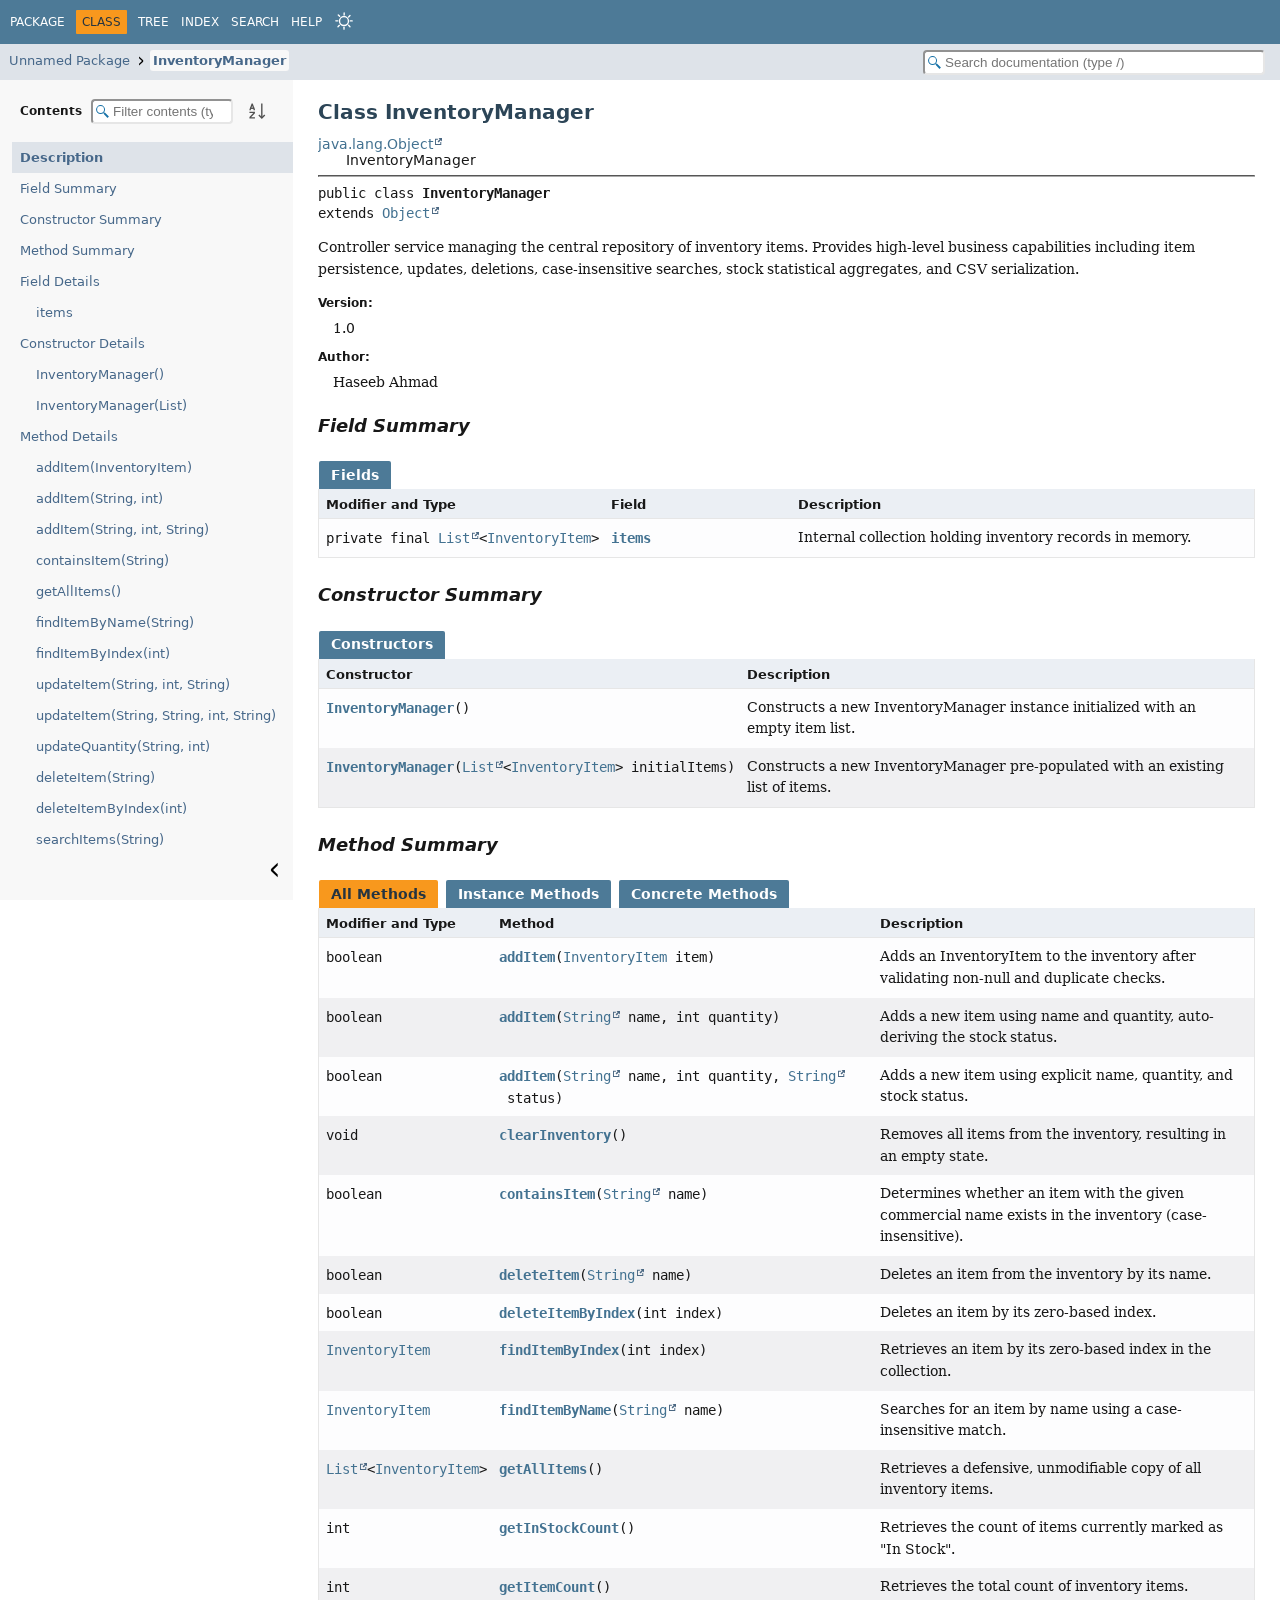
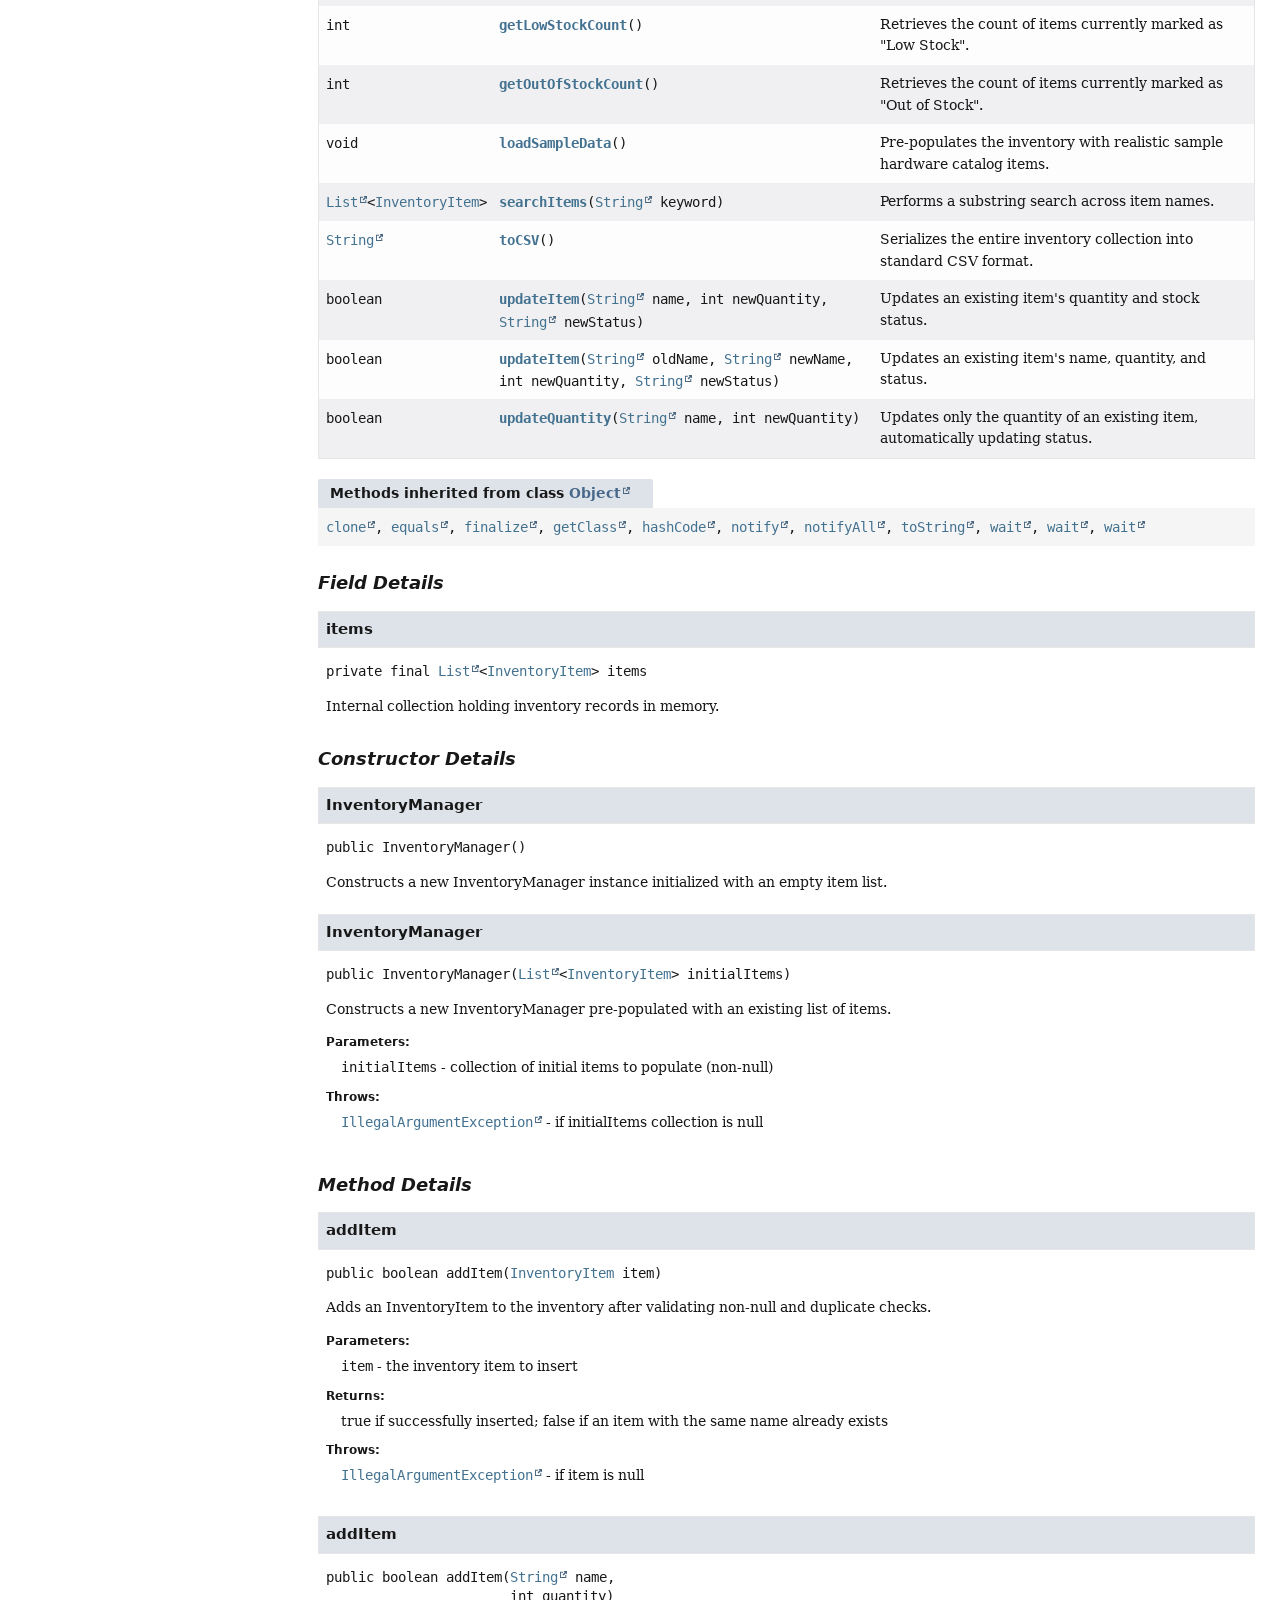
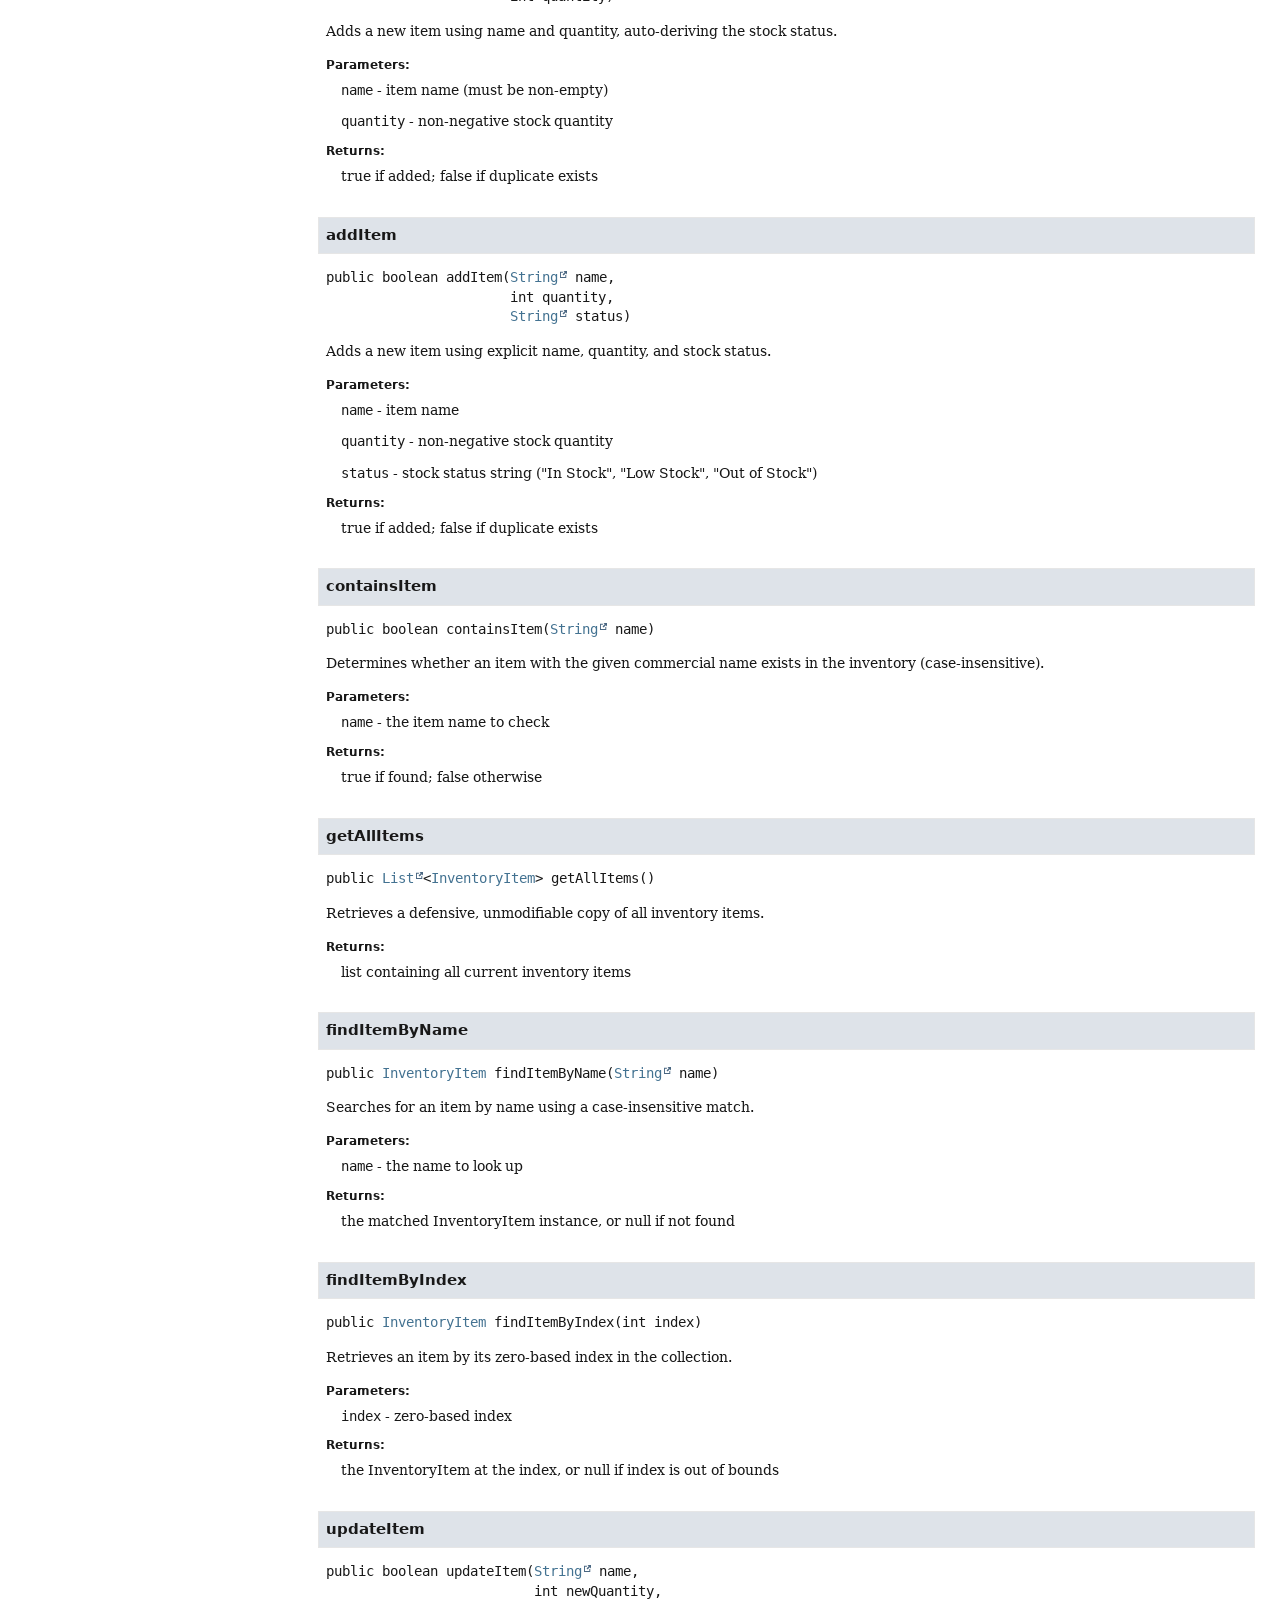
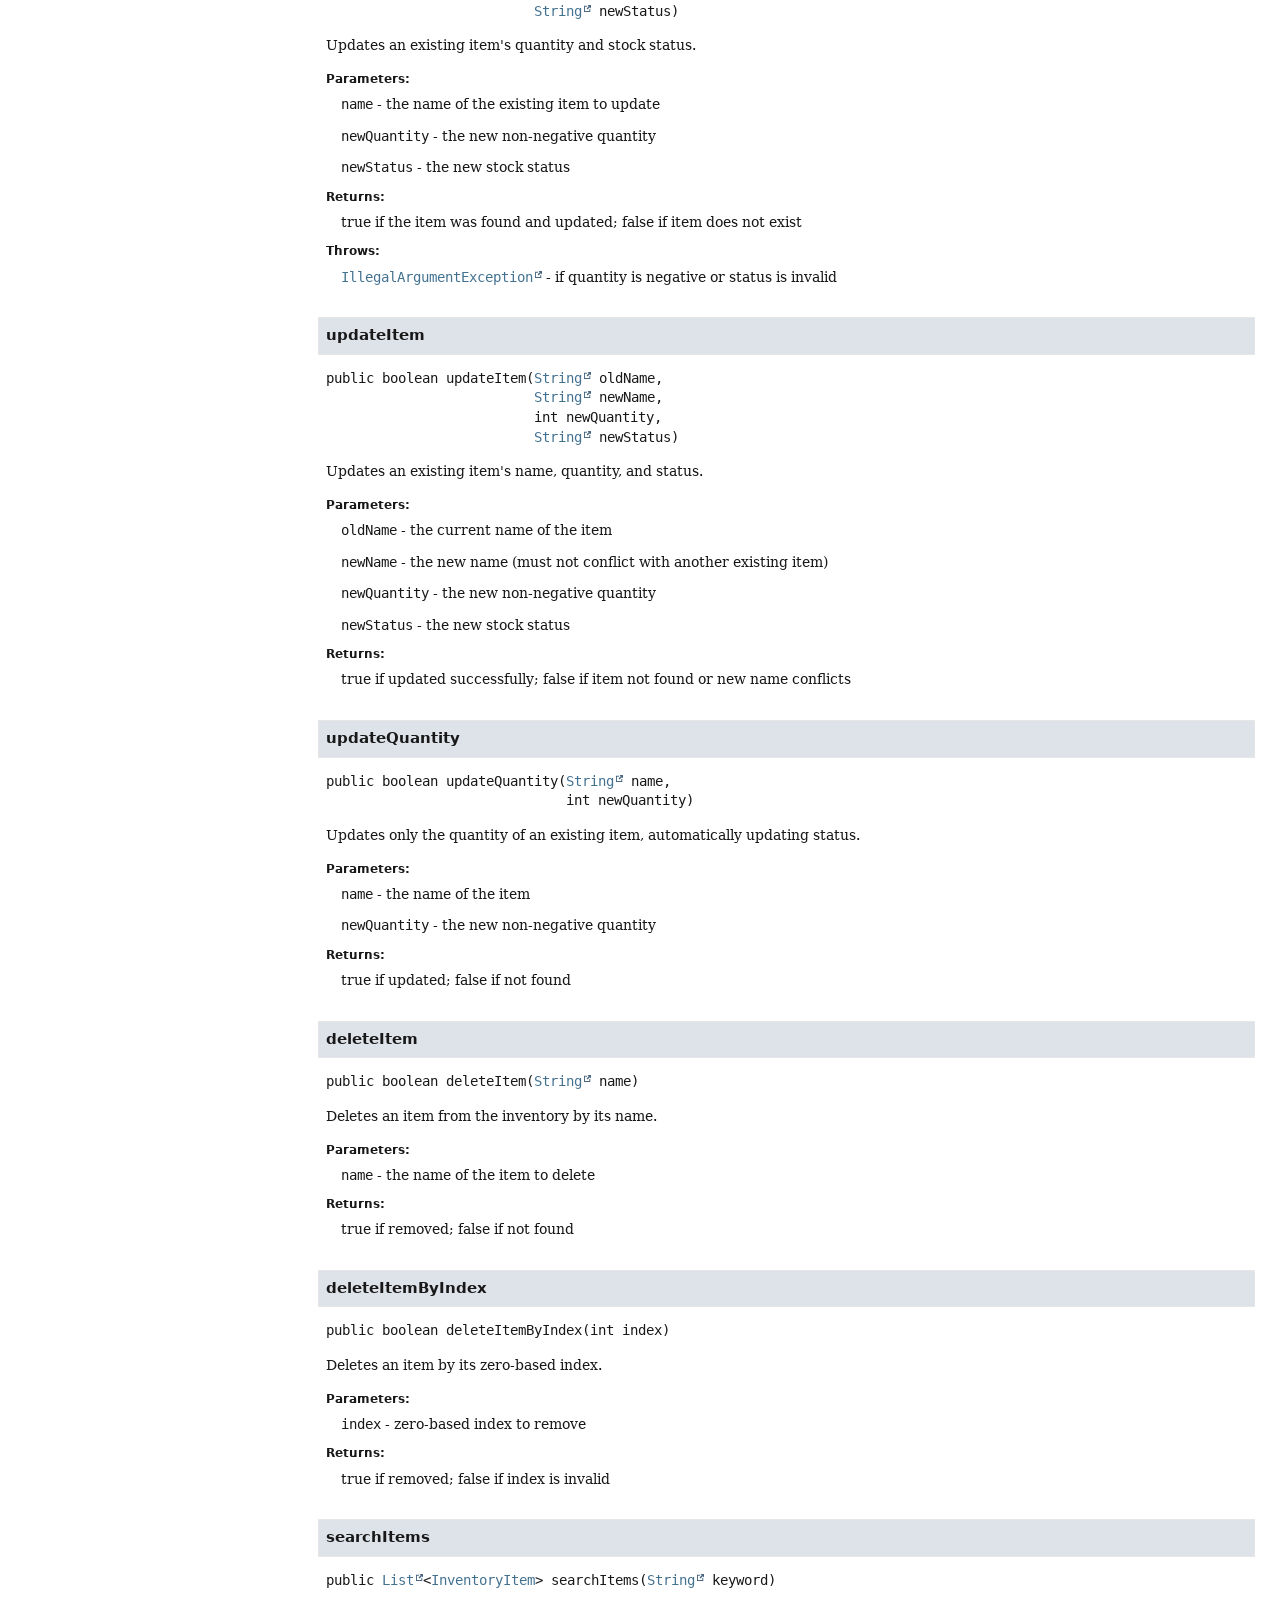
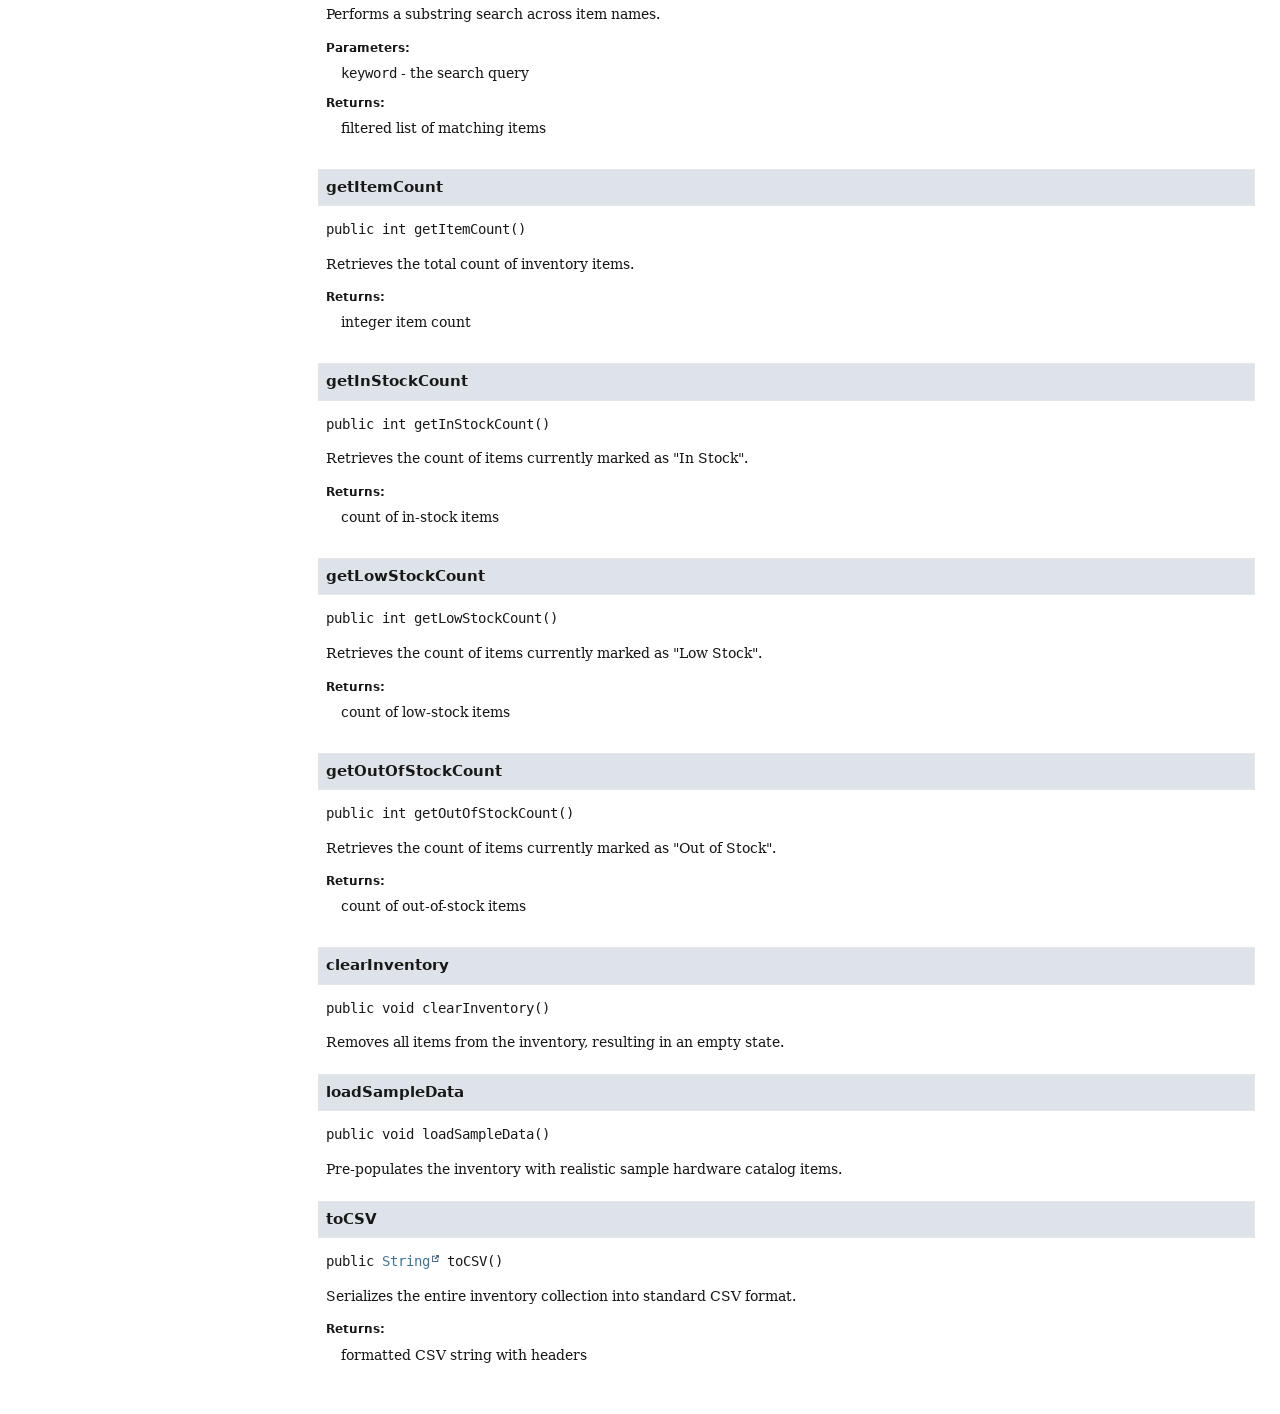
<file: docs/InventoryManager.html>
<!DOCTYPE HTML>
<html lang="en">
<head>
<!-- Generated by javadoc (27) on Sun Nov 22 22:12:37 PKT 2026 -->
<title>InventoryManager</title>
<meta name="viewport" content="width=device-width, initial-scale=1">
<meta http-equiv="Content-Type" content="text/html; charset=utf-8">
<meta name="dc.created" content="2026-11-22">
<meta name="description" content="declaration: class: InventoryManager">
<meta name="generator" content="javadoc/ClassWriter">
<link rel="stylesheet" type="text/css" href="resource-files/stylesheet.css">
<script type="text/javascript" src="script-files/script.js"></script>
</head>
<body class="class-declaration-page">
<script type="text/javascript">const pathtoroot = "./";
loadScripts();
initTheme();
</script>
<noscript>
<div>JavaScript is disabled on your browser.</div>
</noscript>
<header role="banner">
<nav role="navigation">
<!-- ========= START OF TOP NAVBAR ======= -->
<div class="top-nav" id="navbar-top">
<div class="nav-content">
<div class="nav-menu-button"><button id="navbar-toggle-button" aria-controls="navbar-top" aria-expanded="false" aria-label="Toggle navigation links"><span class="nav-bar-toggle-icon">&nbsp;</span><span class="nav-bar-toggle-icon">&nbsp;</span><span class="nav-bar-toggle-icon">&nbsp;</span></button></div>
<div class="skip-nav"><a href="#skip-navbar-top" title="Skip navigation links">Skip navigation links</a></div>
<ul id="navbar-top-firstrow" class="nav-list" title="Navigation">
<li><a href="package-summary.html">Package</a></li>
<li class="nav-bar-cell1-rev">Class</li>
<li><a href="package-tree.html">Tree</a></li>
<li><a href="index-all.html">Index</a></li>
<li><a href="search.html">Search</a></li>
<li><a href="help-doc.html#class">Help</a></li>
<li><button id="theme-button" aria-label="Select Theme" title="Select Theme"></button></li>
</ul>
<div id="theme-panel">
<div>Select Theme</div>
<div><label for="theme-light"><input type="radio" id="theme-light" disabled name="theme" value="theme-light"><span>Light</span></label><label for="theme-dark"><input type="radio" id="theme-dark" disabled name="theme" value="theme-dark"><span>Dark</span></label><label for="theme-os"><input type="radio" id="theme-os" disabled name="theme" value="theme-os"><span>System Setting</span></label></div>
</div>
</div>
</div>
<div class="sub-nav">
<div class="nav-content">
<ol class="sub-nav-list">
<li><a href="package-summary.html" title="Unnamed Package">Unnamed Package</a></li>
<li><a href="InventoryManager.html" title="Class InventoryManager" class="current-selection">InventoryManager</a></li>
</ol>
<div class="nav-list-search"><input type="text" id="search-input" disabled title="Search documentation (type /)" placeholder="Search documentation (type /)" aria-label="Search in documentation" autocomplete="off" spellcheck="false"><input type="reset" id="reset-search" disabled value="Reset"></div>
<div id="search-result-section">
<div class="search-form">
<div><label for="search-input">Search for</label></div>
<div id="search-input-container"></div>
</div>
<div id="search-result-container"></div>
<div class="search-links">
<div><a href="search.html" id="search-page-link">Search page</a></div>
<div><a href="help-doc.html#search">Search help</a></div>
</div>
</div>
</div>
</div>
<!-- ========= END OF TOP NAVBAR ========= -->
<span class="skip-nav" id="skip-navbar-top"></span></nav>
</header>
<div class="main-grid">
<nav role="navigation" class="toc" aria-label="Table of contents">
<div class="toc-header">Contents&nbsp;<input type="text" class="filter-input" disabled title="Filter contents (type .)" placeholder="Filter contents (type .)" aria-label="Filter table of contents" autocomplete="off" spellcheck="false"><input type="reset" class="reset-filter" disabled tabindex="-1" value="Reset">&nbsp;<button class="toc-sort-toggle" id="toc-lexical-order-toggle"><img src="resource-files/sort-a-z.svg" alt="Sort member details in lexicographical order"></button></div>
<ol class="toc-list" tabindex="-1">
<li><a href="#" tabindex="0">Description</a></li>
<li><a href="#field-summary" tabindex="0">Field Summary</a></li>
<li><a href="#constructor-summary" tabindex="0">Constructor Summary</a></li>
<li><a href="#method-summary" tabindex="0">Method Summary</a></li>
<li><a href="#field-detail" tabindex="0">Field Details</a>
<ol class="toc-list">
<li><a href="#items" tabindex="0">items</a></li>
</ol>
</li>
<li><a href="#constructor-detail" tabindex="0">Constructor Details</a>
<ol class="toc-list">
<li><a href="#%3Cinit%3E()" tabindex="0">InventoryManager()</a></li>
<li><a href="#%3Cinit%3E(java.util.List)" tabindex="0">InventoryManager(List)</a></li>
</ol>
</li>
<li><a href="#method-detail" tabindex="0">Method Details</a>
<ol class="toc-list">
<li><a href="#addItem(InventoryItem)" tabindex="0">addItem(InventoryItem)</a></li>
<li><a href="#addItem(java.lang.String,int)" tabindex="0">addItem(String, int)</a></li>
<li><a href="#addItem(java.lang.String,int,java.lang.String)" tabindex="0">addItem(String, int, String)</a></li>
<li><a href="#containsItem(java.lang.String)" tabindex="0">containsItem(String)</a></li>
<li><a href="#getAllItems()" tabindex="0">getAllItems()</a></li>
<li><a href="#findItemByName(java.lang.String)" tabindex="0">findItemByName(String)</a></li>
<li><a href="#findItemByIndex(int)" tabindex="0">findItemByIndex(int)</a></li>
<li><a href="#updateItem(java.lang.String,int,java.lang.String)" tabindex="0">updateItem(String, int, String)</a></li>
<li><a href="#updateItem(java.lang.String,java.lang.String,int,java.lang.String)" tabindex="0">updateItem(String, String, int, String)</a></li>
<li><a href="#updateQuantity(java.lang.String,int)" tabindex="0">updateQuantity(String, int)</a></li>
<li><a href="#deleteItem(java.lang.String)" tabindex="0">deleteItem(String)</a></li>
<li><a href="#deleteItemByIndex(int)" tabindex="0">deleteItemByIndex(int)</a></li>
<li><a href="#searchItems(java.lang.String)" tabindex="0">searchItems(String)</a></li>
<li><a href="#getItemCount()" tabindex="0">getItemCount()</a></li>
<li><a href="#getInStockCount()" tabindex="0">getInStockCount()</a></li>
<li><a href="#getLowStockCount()" tabindex="0">getLowStockCount()</a></li>
<li><a href="#getOutOfStockCount()" tabindex="0">getOutOfStockCount()</a></li>
<li><a href="#clearInventory()" tabindex="0">clearInventory()</a></li>
<li><a href="#loadSampleData()" tabindex="0">loadSampleData()</a></li>
<li><a href="#toCSV()" tabindex="0">toCSV()</a></li>
</ol>
</li>
</ol>
<button class="hide-sidebar"><span>Hide sidebar&nbsp;</span><img src="resource-files/left.svg" alt="Hide sidebar"></button><button class="show-sidebar"><img src="resource-files/right.svg" alt="Show sidebar"><span>&nbsp;Show sidebar</span></button></nav>
<main role="main">
<!-- ======== START OF CLASS DATA ======== -->
<div class="header">
<h1 title="Class InventoryManager" class="title">Class InventoryManager</h1>
</div>
<div class="inheritance" title="Inheritance Tree"><a href="https://docs.oracle.com/en/java/javase/27/docs/api/java.base/java/lang/Object.html" title="class in java.lang" class="external-link">java.lang.Object</a>
<div class="inheritance">InventoryManager</div>
</div>
<section class="class-description" id="class-description">
<hr>
<div class="horizontal-scroll">
<div class="type-signature"><span class="modifiers">public class </span><span class="element-name type-name-label">InventoryManager</span>
<span class="extends-implements">extends <a href="https://docs.oracle.com/en/java/javase/27/docs/api/java.base/java/lang/Object.html" title="class in java.lang" class="external-link">Object</a></span></div>
<div class="block">Controller service managing the central repository of inventory items.
Provides high-level business capabilities including item persistence, updates,
deletions, case-insensitive searches, stock statistical aggregates, and CSV serialization.</div>
<dl class="notes">
<dt>Version:</dt>
<dd>1.0</dd>
<dt>Author:</dt>
<dd>Haseeb Ahmad</dd>
</dl>
</div>
</section>
<section class="summary">
<ul class="summary-list">
<!-- =========== FIELD SUMMARY =========== -->
<li>
<section class="field-summary" id="field-summary">
<h2>Field Summary</h2>
<div class="caption"><span>Fields</span></div>
<div class="summary-table three-column-summary">
<div class="table-header col-first">Modifier and Type</div>
<div class="table-header col-second">Field</div>
<div class="table-header col-last">Description</div>
<div class="col-first even-row-color"><code>private final <a href="https://docs.oracle.com/en/java/javase/27/docs/api/java.base/java/util/List.html" title="interface in java.util" class="external-link">List</a><wbr>&lt;<a href="InventoryItem.html" title="class in Unnamed Package">InventoryItem</a>&gt;</code></div>
<div class="col-second even-row-color"><code><a href="#items" class="member-name-link">items</a></code></div>
<div class="col-last even-row-color">
<div class="block">Internal collection holding inventory records in memory.</div>
</div>
</div>
</section>
</li>
<!-- ======== CONSTRUCTOR SUMMARY ======== -->
<li>
<section class="constructor-summary" id="constructor-summary">
<h2>Constructor Summary</h2>
<div class="caption"><span>Constructors</span></div>
<div class="summary-table two-column-summary">
<div class="table-header col-first">Constructor</div>
<div class="table-header col-last">Description</div>
<div class="col-constructor-name even-row-color"><code><a href="#%3Cinit%3E()" class="member-name-link">InventoryManager</a>()</code></div>
<div class="col-last even-row-color">
<div class="block">Constructs a new InventoryManager instance initialized with an empty item list.</div>
</div>
<div class="col-constructor-name odd-row-color"><code><a href="#%3Cinit%3E(java.util.List)" class="member-name-link">InventoryManager</a><wbr>(<a href="https://docs.oracle.com/en/java/javase/27/docs/api/java.base/java/util/List.html" title="interface in java.util" class="external-link">List</a>&lt;<a href="InventoryItem.html" title="class in Unnamed Package">InventoryItem</a>&gt;&nbsp;initialItems)</code></div>
<div class="col-last odd-row-color">
<div class="block">Constructs a new InventoryManager pre-populated with an existing list of items.</div>
</div>
</div>
</section>
</li>
<!-- ========== METHOD SUMMARY =========== -->
<li>
<section class="method-summary" id="method-summary">
<h2>Method Summary</h2>
<div id="method-summary-table">
<div class="table-tabs" role="tablist" aria-orientation="horizontal"><button id="method-summary-table-tab0" role="tab" aria-selected="true" aria-controls="method-summary-table.tabpanel" tabindex="0" onkeydown="switchTab(event)" onclick="show('method-summary-table', 'method-summary-table', 3)" class="active-table-tab">All Methods</button><button id="method-summary-table-tab2" role="tab" aria-selected="false" aria-controls="method-summary-table.tabpanel" tabindex="-1" onkeydown="switchTab(event)" onclick="show('method-summary-table', 'method-summary-table-tab2', 3)" class="table-tab">Instance Methods</button><button id="method-summary-table-tab4" role="tab" aria-selected="false" aria-controls="method-summary-table.tabpanel" tabindex="-1" onkeydown="switchTab(event)" onclick="show('method-summary-table', 'method-summary-table-tab4', 3)" class="table-tab">Concrete Methods</button></div>
<div id="method-summary-table.tabpanel" role="tabpanel" aria-labelledby="method-summary-table-tab0">
<div class="summary-table three-column-summary">
<div class="table-header col-first">Modifier and Type</div>
<div class="table-header col-second">Method</div>
<div class="table-header col-last">Description</div>
<div class="col-first even-row-color method-summary-table method-summary-table-tab2 method-summary-table-tab4"><code>boolean</code></div>
<div class="col-second even-row-color method-summary-table method-summary-table-tab2 method-summary-table-tab4"><code><a href="#addItem(InventoryItem)" class="member-name-link">addItem</a><wbr>(<a href="InventoryItem.html" title="class in Unnamed Package">InventoryItem</a>&nbsp;item)</code></div>
<div class="col-last even-row-color method-summary-table method-summary-table-tab2 method-summary-table-tab4">
<div class="block">Adds an InventoryItem to the inventory after validating non-null and duplicate checks.</div>
</div>
<div class="col-first odd-row-color method-summary-table method-summary-table-tab2 method-summary-table-tab4"><code>boolean</code></div>
<div class="col-second odd-row-color method-summary-table method-summary-table-tab2 method-summary-table-tab4"><code><a href="#addItem(java.lang.String,int)" class="member-name-link">addItem</a><wbr>(<a href="https://docs.oracle.com/en/java/javase/27/docs/api/java.base/java/lang/String.html" title="class in java.lang" class="external-link">String</a>&nbsp;name,
 int&nbsp;quantity)</code></div>
<div class="col-last odd-row-color method-summary-table method-summary-table-tab2 method-summary-table-tab4">
<div class="block">Adds a new item using name and quantity, auto-deriving the stock status.</div>
</div>
<div class="col-first even-row-color method-summary-table method-summary-table-tab2 method-summary-table-tab4"><code>boolean</code></div>
<div class="col-second even-row-color method-summary-table method-summary-table-tab2 method-summary-table-tab4"><code><a href="#addItem(java.lang.String,int,java.lang.String)" class="member-name-link">addItem</a><wbr>(<a href="https://docs.oracle.com/en/java/javase/27/docs/api/java.base/java/lang/String.html" title="class in java.lang" class="external-link">String</a>&nbsp;name,
 int&nbsp;quantity,
 <a href="https://docs.oracle.com/en/java/javase/27/docs/api/java.base/java/lang/String.html" title="class in java.lang" class="external-link">String</a>&nbsp;status)</code></div>
<div class="col-last even-row-color method-summary-table method-summary-table-tab2 method-summary-table-tab4">
<div class="block">Adds a new item using explicit name, quantity, and stock status.</div>
</div>
<div class="col-first odd-row-color method-summary-table method-summary-table-tab2 method-summary-table-tab4"><code>void</code></div>
<div class="col-second odd-row-color method-summary-table method-summary-table-tab2 method-summary-table-tab4"><code><a href="#clearInventory()" class="member-name-link">clearInventory</a>()</code></div>
<div class="col-last odd-row-color method-summary-table method-summary-table-tab2 method-summary-table-tab4">
<div class="block">Removes all items from the inventory, resulting in an empty state.</div>
</div>
<div class="col-first even-row-color method-summary-table method-summary-table-tab2 method-summary-table-tab4"><code>boolean</code></div>
<div class="col-second even-row-color method-summary-table method-summary-table-tab2 method-summary-table-tab4"><code><a href="#containsItem(java.lang.String)" class="member-name-link">containsItem</a><wbr>(<a href="https://docs.oracle.com/en/java/javase/27/docs/api/java.base/java/lang/String.html" title="class in java.lang" class="external-link">String</a>&nbsp;name)</code></div>
<div class="col-last even-row-color method-summary-table method-summary-table-tab2 method-summary-table-tab4">
<div class="block">Determines whether an item with the given commercial name exists in the inventory (case-insensitive).</div>
</div>
<div class="col-first odd-row-color method-summary-table method-summary-table-tab2 method-summary-table-tab4"><code>boolean</code></div>
<div class="col-second odd-row-color method-summary-table method-summary-table-tab2 method-summary-table-tab4"><code><a href="#deleteItem(java.lang.String)" class="member-name-link">deleteItem</a><wbr>(<a href="https://docs.oracle.com/en/java/javase/27/docs/api/java.base/java/lang/String.html" title="class in java.lang" class="external-link">String</a>&nbsp;name)</code></div>
<div class="col-last odd-row-color method-summary-table method-summary-table-tab2 method-summary-table-tab4">
<div class="block">Deletes an item from the inventory by its name.</div>
</div>
<div class="col-first even-row-color method-summary-table method-summary-table-tab2 method-summary-table-tab4"><code>boolean</code></div>
<div class="col-second even-row-color method-summary-table method-summary-table-tab2 method-summary-table-tab4"><code><a href="#deleteItemByIndex(int)" class="member-name-link">deleteItemByIndex</a><wbr>(int&nbsp;index)</code></div>
<div class="col-last even-row-color method-summary-table method-summary-table-tab2 method-summary-table-tab4">
<div class="block">Deletes an item by its zero-based index.</div>
</div>
<div class="col-first odd-row-color method-summary-table method-summary-table-tab2 method-summary-table-tab4"><code><a href="InventoryItem.html" title="class in Unnamed Package">InventoryItem</a></code></div>
<div class="col-second odd-row-color method-summary-table method-summary-table-tab2 method-summary-table-tab4"><code><a href="#findItemByIndex(int)" class="member-name-link">findItemByIndex</a><wbr>(int&nbsp;index)</code></div>
<div class="col-last odd-row-color method-summary-table method-summary-table-tab2 method-summary-table-tab4">
<div class="block">Retrieves an item by its zero-based index in the collection.</div>
</div>
<div class="col-first even-row-color method-summary-table method-summary-table-tab2 method-summary-table-tab4"><code><a href="InventoryItem.html" title="class in Unnamed Package">InventoryItem</a></code></div>
<div class="col-second even-row-color method-summary-table method-summary-table-tab2 method-summary-table-tab4"><code><a href="#findItemByName(java.lang.String)" class="member-name-link">findItemByName</a><wbr>(<a href="https://docs.oracle.com/en/java/javase/27/docs/api/java.base/java/lang/String.html" title="class in java.lang" class="external-link">String</a>&nbsp;name)</code></div>
<div class="col-last even-row-color method-summary-table method-summary-table-tab2 method-summary-table-tab4">
<div class="block">Searches for an item by name using a case-insensitive match.</div>
</div>
<div class="col-first odd-row-color method-summary-table method-summary-table-tab2 method-summary-table-tab4"><code><a href="https://docs.oracle.com/en/java/javase/27/docs/api/java.base/java/util/List.html" title="interface in java.util" class="external-link">List</a><wbr>&lt;<a href="InventoryItem.html" title="class in Unnamed Package">InventoryItem</a>&gt;</code></div>
<div class="col-second odd-row-color method-summary-table method-summary-table-tab2 method-summary-table-tab4"><code><a href="#getAllItems()" class="member-name-link">getAllItems</a>()</code></div>
<div class="col-last odd-row-color method-summary-table method-summary-table-tab2 method-summary-table-tab4">
<div class="block">Retrieves a defensive, unmodifiable copy of all inventory items.</div>
</div>
<div class="col-first even-row-color method-summary-table method-summary-table-tab2 method-summary-table-tab4"><code>int</code></div>
<div class="col-second even-row-color method-summary-table method-summary-table-tab2 method-summary-table-tab4"><code><a href="#getInStockCount()" class="member-name-link">getInStockCount</a>()</code></div>
<div class="col-last even-row-color method-summary-table method-summary-table-tab2 method-summary-table-tab4">
<div class="block">Retrieves the count of items currently marked as "In Stock".</div>
</div>
<div class="col-first odd-row-color method-summary-table method-summary-table-tab2 method-summary-table-tab4"><code>int</code></div>
<div class="col-second odd-row-color method-summary-table method-summary-table-tab2 method-summary-table-tab4"><code><a href="#getItemCount()" class="member-name-link">getItemCount</a>()</code></div>
<div class="col-last odd-row-color method-summary-table method-summary-table-tab2 method-summary-table-tab4">
<div class="block">Retrieves the total count of inventory items.</div>
</div>
<div class="col-first even-row-color method-summary-table method-summary-table-tab2 method-summary-table-tab4"><code>int</code></div>
<div class="col-second even-row-color method-summary-table method-summary-table-tab2 method-summary-table-tab4"><code><a href="#getLowStockCount()" class="member-name-link">getLowStockCount</a>()</code></div>
<div class="col-last even-row-color method-summary-table method-summary-table-tab2 method-summary-table-tab4">
<div class="block">Retrieves the count of items currently marked as "Low Stock".</div>
</div>
<div class="col-first odd-row-color method-summary-table method-summary-table-tab2 method-summary-table-tab4"><code>int</code></div>
<div class="col-second odd-row-color method-summary-table method-summary-table-tab2 method-summary-table-tab4"><code><a href="#getOutOfStockCount()" class="member-name-link">getOutOfStockCount</a>()</code></div>
<div class="col-last odd-row-color method-summary-table method-summary-table-tab2 method-summary-table-tab4">
<div class="block">Retrieves the count of items currently marked as "Out of Stock".</div>
</div>
<div class="col-first even-row-color method-summary-table method-summary-table-tab2 method-summary-table-tab4"><code>void</code></div>
<div class="col-second even-row-color method-summary-table method-summary-table-tab2 method-summary-table-tab4"><code><a href="#loadSampleData()" class="member-name-link">loadSampleData</a>()</code></div>
<div class="col-last even-row-color method-summary-table method-summary-table-tab2 method-summary-table-tab4">
<div class="block">Pre-populates the inventory with realistic sample hardware catalog items.</div>
</div>
<div class="col-first odd-row-color method-summary-table method-summary-table-tab2 method-summary-table-tab4"><code><a href="https://docs.oracle.com/en/java/javase/27/docs/api/java.base/java/util/List.html" title="interface in java.util" class="external-link">List</a><wbr>&lt;<a href="InventoryItem.html" title="class in Unnamed Package">InventoryItem</a>&gt;</code></div>
<div class="col-second odd-row-color method-summary-table method-summary-table-tab2 method-summary-table-tab4"><code><a href="#searchItems(java.lang.String)" class="member-name-link">searchItems</a><wbr>(<a href="https://docs.oracle.com/en/java/javase/27/docs/api/java.base/java/lang/String.html" title="class in java.lang" class="external-link">String</a>&nbsp;keyword)</code></div>
<div class="col-last odd-row-color method-summary-table method-summary-table-tab2 method-summary-table-tab4">
<div class="block">Performs a substring search across item names.</div>
</div>
<div class="col-first even-row-color method-summary-table method-summary-table-tab2 method-summary-table-tab4"><code><a href="https://docs.oracle.com/en/java/javase/27/docs/api/java.base/java/lang/String.html" title="class in java.lang" class="external-link">String</a></code></div>
<div class="col-second even-row-color method-summary-table method-summary-table-tab2 method-summary-table-tab4"><code><a href="#toCSV()" class="member-name-link">toCSV</a>()</code></div>
<div class="col-last even-row-color method-summary-table method-summary-table-tab2 method-summary-table-tab4">
<div class="block">Serializes the entire inventory collection into standard CSV format.</div>
</div>
<div class="col-first odd-row-color method-summary-table method-summary-table-tab2 method-summary-table-tab4"><code>boolean</code></div>
<div class="col-second odd-row-color method-summary-table method-summary-table-tab2 method-summary-table-tab4"><code><a href="#updateItem(java.lang.String,int,java.lang.String)" class="member-name-link">updateItem</a><wbr>(<a href="https://docs.oracle.com/en/java/javase/27/docs/api/java.base/java/lang/String.html" title="class in java.lang" class="external-link">String</a>&nbsp;name,
 int&nbsp;newQuantity,
 <a href="https://docs.oracle.com/en/java/javase/27/docs/api/java.base/java/lang/String.html" title="class in java.lang" class="external-link">String</a>&nbsp;newStatus)</code></div>
<div class="col-last odd-row-color method-summary-table method-summary-table-tab2 method-summary-table-tab4">
<div class="block">Updates an existing item's quantity and stock status.</div>
</div>
<div class="col-first even-row-color method-summary-table method-summary-table-tab2 method-summary-table-tab4"><code>boolean</code></div>
<div class="col-second even-row-color method-summary-table method-summary-table-tab2 method-summary-table-tab4"><code><a href="#updateItem(java.lang.String,java.lang.String,int,java.lang.String)" class="member-name-link">updateItem</a><wbr>(<a href="https://docs.oracle.com/en/java/javase/27/docs/api/java.base/java/lang/String.html" title="class in java.lang" class="external-link">String</a>&nbsp;oldName,
 <a href="https://docs.oracle.com/en/java/javase/27/docs/api/java.base/java/lang/String.html" title="class in java.lang" class="external-link">String</a>&nbsp;newName,
 int&nbsp;newQuantity,
 <a href="https://docs.oracle.com/en/java/javase/27/docs/api/java.base/java/lang/String.html" title="class in java.lang" class="external-link">String</a>&nbsp;newStatus)</code></div>
<div class="col-last even-row-color method-summary-table method-summary-table-tab2 method-summary-table-tab4">
<div class="block">Updates an existing item's name, quantity, and status.</div>
</div>
<div class="col-first odd-row-color method-summary-table method-summary-table-tab2 method-summary-table-tab4"><code>boolean</code></div>
<div class="col-second odd-row-color method-summary-table method-summary-table-tab2 method-summary-table-tab4"><code><a href="#updateQuantity(java.lang.String,int)" class="member-name-link">updateQuantity</a><wbr>(<a href="https://docs.oracle.com/en/java/javase/27/docs/api/java.base/java/lang/String.html" title="class in java.lang" class="external-link">String</a>&nbsp;name,
 int&nbsp;newQuantity)</code></div>
<div class="col-last odd-row-color method-summary-table method-summary-table-tab2 method-summary-table-tab4">
<div class="block">Updates only the quantity of an existing item, automatically updating status.</div>
</div>
</div>
</div>
</div>
<div class="inherited-list">
<h3 id="methods-inherited-from-class-java.lang.Object">Methods inherited from class&nbsp;<a href="https://docs.oracle.com/en/java/javase/27/docs/api/java.base/java/lang/Object.html#method-summary" title="class in java.lang" class="external-link">Object</a></h3>
<code><a href="https://docs.oracle.com/en/java/javase/27/docs/api/java.base/java/lang/Object.html#clone()" title="clone()" class="external-link">clone</a>, <a href="https://docs.oracle.com/en/java/javase/27/docs/api/java.base/java/lang/Object.html#equals(java.lang.Object)" title="equals(Object)" class="external-link">equals</a>, <a href="https://docs.oracle.com/en/java/javase/27/docs/api/java.base/java/lang/Object.html#finalize()" title="finalize()" class="external-link">finalize</a>, <a href="https://docs.oracle.com/en/java/javase/27/docs/api/java.base/java/lang/Object.html#getClass()" title="getClass()" class="external-link">getClass</a>, <a href="https://docs.oracle.com/en/java/javase/27/docs/api/java.base/java/lang/Object.html#hashCode()" title="hashCode()" class="external-link">hashCode</a>, <a href="https://docs.oracle.com/en/java/javase/27/docs/api/java.base/java/lang/Object.html#notify()" title="notify()" class="external-link">notify</a>, <a href="https://docs.oracle.com/en/java/javase/27/docs/api/java.base/java/lang/Object.html#notifyAll()" title="notifyAll()" class="external-link">notifyAll</a>, <a href="https://docs.oracle.com/en/java/javase/27/docs/api/java.base/java/lang/Object.html#toString()" title="toString()" class="external-link">toString</a>, <a href="https://docs.oracle.com/en/java/javase/27/docs/api/java.base/java/lang/Object.html#wait()" title="wait()" class="external-link">wait</a>, <a href="https://docs.oracle.com/en/java/javase/27/docs/api/java.base/java/lang/Object.html#wait(long)" title="wait(long)" class="external-link">wait</a>, <a href="https://docs.oracle.com/en/java/javase/27/docs/api/java.base/java/lang/Object.html#wait(long,int)" title="wait(long, int)" class="external-link">wait</a></code></div>
</section>
</li>
</ul>
</section>
<section class="details">
<ul class="details-list">
<!-- ============ FIELD DETAIL =========== -->
<li>
<section class="field-details" id="field-detail">
<h2>Field Details</h2>
<ul class="member-list">
<li>
<section class="detail" id="items">
<h3>items</h3>
<div class="horizontal-scroll">
<div class="member-signature"><span class="modifiers">private final</span>&nbsp;<span class="return-type"><a href="https://docs.oracle.com/en/java/javase/27/docs/api/java.base/java/util/List.html" title="interface in java.util" class="external-link">List</a>&lt;<a href="InventoryItem.html" title="class in Unnamed Package">InventoryItem</a>&gt;</span>&nbsp;<span class="element-name">items</span></div>
<div class="block">Internal collection holding inventory records in memory.</div>
</div>
</section>
</li>
</ul>
</section>
</li>
<!-- ========= CONSTRUCTOR DETAIL ======== -->
<li>
<section class="constructor-details" id="constructor-detail">
<h2>Constructor Details</h2>
<ul class="member-list">
<li>
<section class="detail" id="&lt;init&gt;()">
<h3>InventoryManager</h3>
<div class="horizontal-scroll">
<div class="member-signature"><span class="modifiers">public</span>&nbsp;<span class="element-name">InventoryManager</span>()</div>
<div class="block">Constructs a new InventoryManager instance initialized with an empty item list.</div>
</div>
</section>
</li>
<li>
<section class="detail" id="&lt;init&gt;(java.util.List)">
<h3>InventoryManager</h3>
<div class="horizontal-scroll">
<div class="member-signature"><span class="modifiers">public</span>&nbsp;<span class="element-name">InventoryManager</span><wbr><span class="parameters">(<a href="https://docs.oracle.com/en/java/javase/27/docs/api/java.base/java/util/List.html" title="interface in java.util" class="external-link">List</a>&lt;<a href="InventoryItem.html" title="class in Unnamed Package">InventoryItem</a>&gt;&nbsp;initialItems)</span></div>
<div class="block">Constructs a new InventoryManager pre-populated with an existing list of items.</div>
<dl class="notes">
<dt>Parameters:</dt>
<dd><code>initialItems</code> - collection of initial items to populate (non-null)</dd>
<dt>Throws:</dt>
<dd><code><a href="https://docs.oracle.com/en/java/javase/27/docs/api/java.base/java/lang/IllegalArgumentException.html" title="class in java.lang" class="external-link">IllegalArgumentException</a></code> - if initialItems collection is null</dd>
</dl>
</div>
</section>
</li>
</ul>
</section>
</li>
<!-- ============ METHOD DETAIL ========== -->
<li>
<section class="method-details" id="method-detail">
<h2>Method Details</h2>
<ul class="member-list">
<li>
<section class="detail" id="addItem(InventoryItem)">
<h3>addItem</h3>
<div class="horizontal-scroll">
<div class="member-signature"><span class="modifiers">public</span>&nbsp;<span class="return-type">boolean</span>&nbsp;<span class="element-name">addItem</span><wbr><span class="parameters">(<a href="InventoryItem.html" title="class in Unnamed Package">InventoryItem</a>&nbsp;item)</span></div>
<div class="block">Adds an InventoryItem to the inventory after validating non-null and duplicate checks.</div>
<dl class="notes">
<dt>Parameters:</dt>
<dd><code>item</code> - the inventory item to insert</dd>
<dt>Returns:</dt>
<dd>true if successfully inserted; false if an item with the same name already exists</dd>
<dt>Throws:</dt>
<dd><code><a href="https://docs.oracle.com/en/java/javase/27/docs/api/java.base/java/lang/IllegalArgumentException.html" title="class in java.lang" class="external-link">IllegalArgumentException</a></code> - if item is null</dd>
</dl>
</div>
</section>
</li>
<li>
<section class="detail" id="addItem(java.lang.String,int)">
<h3>addItem</h3>
<div class="horizontal-scroll">
<div class="member-signature"><span class="modifiers">public</span>&nbsp;<span class="return-type">boolean</span>&nbsp;<span class="element-name">addItem</span><wbr><span class="parameters">(<a href="https://docs.oracle.com/en/java/javase/27/docs/api/java.base/java/lang/String.html" title="class in java.lang" class="external-link">String</a>&nbsp;name,
 int&nbsp;quantity)</span></div>
<div class="block">Adds a new item using name and quantity, auto-deriving the stock status.</div>
<dl class="notes">
<dt>Parameters:</dt>
<dd><code>name</code> - item name (must be non-empty)</dd>
<dd><code>quantity</code> - non-negative stock quantity</dd>
<dt>Returns:</dt>
<dd>true if added; false if duplicate exists</dd>
</dl>
</div>
</section>
</li>
<li>
<section class="detail" id="addItem(java.lang.String,int,java.lang.String)">
<h3>addItem</h3>
<div class="horizontal-scroll">
<div class="member-signature"><span class="modifiers">public</span>&nbsp;<span class="return-type">boolean</span>&nbsp;<span class="element-name">addItem</span><wbr><span class="parameters">(<a href="https://docs.oracle.com/en/java/javase/27/docs/api/java.base/java/lang/String.html" title="class in java.lang" class="external-link">String</a>&nbsp;name,
 int&nbsp;quantity,
 <a href="https://docs.oracle.com/en/java/javase/27/docs/api/java.base/java/lang/String.html" title="class in java.lang" class="external-link">String</a>&nbsp;status)</span></div>
<div class="block">Adds a new item using explicit name, quantity, and stock status.</div>
<dl class="notes">
<dt>Parameters:</dt>
<dd><code>name</code> - item name</dd>
<dd><code>quantity</code> - non-negative stock quantity</dd>
<dd><code>status</code> - stock status string ("In Stock", "Low Stock", "Out of Stock")</dd>
<dt>Returns:</dt>
<dd>true if added; false if duplicate exists</dd>
</dl>
</div>
</section>
</li>
<li>
<section class="detail" id="containsItem(java.lang.String)">
<h3>containsItem</h3>
<div class="horizontal-scroll">
<div class="member-signature"><span class="modifiers">public</span>&nbsp;<span class="return-type">boolean</span>&nbsp;<span class="element-name">containsItem</span><wbr><span class="parameters">(<a href="https://docs.oracle.com/en/java/javase/27/docs/api/java.base/java/lang/String.html" title="class in java.lang" class="external-link">String</a>&nbsp;name)</span></div>
<div class="block">Determines whether an item with the given commercial name exists in the inventory (case-insensitive).</div>
<dl class="notes">
<dt>Parameters:</dt>
<dd><code>name</code> - the item name to check</dd>
<dt>Returns:</dt>
<dd>true if found; false otherwise</dd>
</dl>
</div>
</section>
</li>
<li>
<section class="detail" id="getAllItems()">
<h3>getAllItems</h3>
<div class="horizontal-scroll">
<div class="member-signature"><span class="modifiers">public</span>&nbsp;<span class="return-type"><a href="https://docs.oracle.com/en/java/javase/27/docs/api/java.base/java/util/List.html" title="interface in java.util" class="external-link">List</a>&lt;<a href="InventoryItem.html" title="class in Unnamed Package">InventoryItem</a>&gt;</span>&nbsp;<span class="element-name">getAllItems</span>()</div>
<div class="block">Retrieves a defensive, unmodifiable copy of all inventory items.</div>
<dl class="notes">
<dt>Returns:</dt>
<dd>list containing all current inventory items</dd>
</dl>
</div>
</section>
</li>
<li>
<section class="detail" id="findItemByName(java.lang.String)">
<h3>findItemByName</h3>
<div class="horizontal-scroll">
<div class="member-signature"><span class="modifiers">public</span>&nbsp;<span class="return-type"><a href="InventoryItem.html" title="class in Unnamed Package">InventoryItem</a></span>&nbsp;<span class="element-name">findItemByName</span><wbr><span class="parameters">(<a href="https://docs.oracle.com/en/java/javase/27/docs/api/java.base/java/lang/String.html" title="class in java.lang" class="external-link">String</a>&nbsp;name)</span></div>
<div class="block">Searches for an item by name using a case-insensitive match.</div>
<dl class="notes">
<dt>Parameters:</dt>
<dd><code>name</code> - the name to look up</dd>
<dt>Returns:</dt>
<dd>the matched InventoryItem instance, or null if not found</dd>
</dl>
</div>
</section>
</li>
<li>
<section class="detail" id="findItemByIndex(int)">
<h3>findItemByIndex</h3>
<div class="horizontal-scroll">
<div class="member-signature"><span class="modifiers">public</span>&nbsp;<span class="return-type"><a href="InventoryItem.html" title="class in Unnamed Package">InventoryItem</a></span>&nbsp;<span class="element-name">findItemByIndex</span><wbr><span class="parameters">(int&nbsp;index)</span></div>
<div class="block">Retrieves an item by its zero-based index in the collection.</div>
<dl class="notes">
<dt>Parameters:</dt>
<dd><code>index</code> - zero-based index</dd>
<dt>Returns:</dt>
<dd>the InventoryItem at the index, or null if index is out of bounds</dd>
</dl>
</div>
</section>
</li>
<li>
<section class="detail" id="updateItem(java.lang.String,int,java.lang.String)">
<h3>updateItem</h3>
<div class="horizontal-scroll">
<div class="member-signature"><span class="modifiers">public</span>&nbsp;<span class="return-type">boolean</span>&nbsp;<span class="element-name">updateItem</span><wbr><span class="parameters">(<a href="https://docs.oracle.com/en/java/javase/27/docs/api/java.base/java/lang/String.html" title="class in java.lang" class="external-link">String</a>&nbsp;name,
 int&nbsp;newQuantity,
 <a href="https://docs.oracle.com/en/java/javase/27/docs/api/java.base/java/lang/String.html" title="class in java.lang" class="external-link">String</a>&nbsp;newStatus)</span></div>
<div class="block">Updates an existing item's quantity and stock status.</div>
<dl class="notes">
<dt>Parameters:</dt>
<dd><code>name</code> - the name of the existing item to update</dd>
<dd><code>newQuantity</code> - the new non-negative quantity</dd>
<dd><code>newStatus</code> - the new stock status</dd>
<dt>Returns:</dt>
<dd>true if the item was found and updated; false if item does not exist</dd>
<dt>Throws:</dt>
<dd><code><a href="https://docs.oracle.com/en/java/javase/27/docs/api/java.base/java/lang/IllegalArgumentException.html" title="class in java.lang" class="external-link">IllegalArgumentException</a></code> - if quantity is negative or status is invalid</dd>
</dl>
</div>
</section>
</li>
<li>
<section class="detail" id="updateItem(java.lang.String,java.lang.String,int,java.lang.String)">
<h3>updateItem</h3>
<div class="horizontal-scroll">
<div class="member-signature"><span class="modifiers">public</span>&nbsp;<span class="return-type">boolean</span>&nbsp;<span class="element-name">updateItem</span><wbr><span class="parameters">(<a href="https://docs.oracle.com/en/java/javase/27/docs/api/java.base/java/lang/String.html" title="class in java.lang" class="external-link">String</a>&nbsp;oldName,
 <a href="https://docs.oracle.com/en/java/javase/27/docs/api/java.base/java/lang/String.html" title="class in java.lang" class="external-link">String</a>&nbsp;newName,
 int&nbsp;newQuantity,
 <a href="https://docs.oracle.com/en/java/javase/27/docs/api/java.base/java/lang/String.html" title="class in java.lang" class="external-link">String</a>&nbsp;newStatus)</span></div>
<div class="block">Updates an existing item's name, quantity, and status.</div>
<dl class="notes">
<dt>Parameters:</dt>
<dd><code>oldName</code> - the current name of the item</dd>
<dd><code>newName</code> - the new name (must not conflict with another existing item)</dd>
<dd><code>newQuantity</code> - the new non-negative quantity</dd>
<dd><code>newStatus</code> - the new stock status</dd>
<dt>Returns:</dt>
<dd>true if updated successfully; false if item not found or new name conflicts</dd>
</dl>
</div>
</section>
</li>
<li>
<section class="detail" id="updateQuantity(java.lang.String,int)">
<h3>updateQuantity</h3>
<div class="horizontal-scroll">
<div class="member-signature"><span class="modifiers">public</span>&nbsp;<span class="return-type">boolean</span>&nbsp;<span class="element-name">updateQuantity</span><wbr><span class="parameters">(<a href="https://docs.oracle.com/en/java/javase/27/docs/api/java.base/java/lang/String.html" title="class in java.lang" class="external-link">String</a>&nbsp;name,
 int&nbsp;newQuantity)</span></div>
<div class="block">Updates only the quantity of an existing item, automatically updating status.</div>
<dl class="notes">
<dt>Parameters:</dt>
<dd><code>name</code> - the name of the item</dd>
<dd><code>newQuantity</code> - the new non-negative quantity</dd>
<dt>Returns:</dt>
<dd>true if updated; false if not found</dd>
</dl>
</div>
</section>
</li>
<li>
<section class="detail" id="deleteItem(java.lang.String)">
<h3>deleteItem</h3>
<div class="horizontal-scroll">
<div class="member-signature"><span class="modifiers">public</span>&nbsp;<span class="return-type">boolean</span>&nbsp;<span class="element-name">deleteItem</span><wbr><span class="parameters">(<a href="https://docs.oracle.com/en/java/javase/27/docs/api/java.base/java/lang/String.html" title="class in java.lang" class="external-link">String</a>&nbsp;name)</span></div>
<div class="block">Deletes an item from the inventory by its name.</div>
<dl class="notes">
<dt>Parameters:</dt>
<dd><code>name</code> - the name of the item to delete</dd>
<dt>Returns:</dt>
<dd>true if removed; false if not found</dd>
</dl>
</div>
</section>
</li>
<li>
<section class="detail" id="deleteItemByIndex(int)">
<h3>deleteItemByIndex</h3>
<div class="horizontal-scroll">
<div class="member-signature"><span class="modifiers">public</span>&nbsp;<span class="return-type">boolean</span>&nbsp;<span class="element-name">deleteItemByIndex</span><wbr><span class="parameters">(int&nbsp;index)</span></div>
<div class="block">Deletes an item by its zero-based index.</div>
<dl class="notes">
<dt>Parameters:</dt>
<dd><code>index</code> - zero-based index to remove</dd>
<dt>Returns:</dt>
<dd>true if removed; false if index is invalid</dd>
</dl>
</div>
</section>
</li>
<li>
<section class="detail" id="searchItems(java.lang.String)">
<h3>searchItems</h3>
<div class="horizontal-scroll">
<div class="member-signature"><span class="modifiers">public</span>&nbsp;<span class="return-type"><a href="https://docs.oracle.com/en/java/javase/27/docs/api/java.base/java/util/List.html" title="interface in java.util" class="external-link">List</a>&lt;<a href="InventoryItem.html" title="class in Unnamed Package">InventoryItem</a>&gt;</span>&nbsp;<span class="element-name">searchItems</span><wbr><span class="parameters">(<a href="https://docs.oracle.com/en/java/javase/27/docs/api/java.base/java/lang/String.html" title="class in java.lang" class="external-link">String</a>&nbsp;keyword)</span></div>
<div class="block">Performs a substring search across item names.</div>
<dl class="notes">
<dt>Parameters:</dt>
<dd><code>keyword</code> - the search query</dd>
<dt>Returns:</dt>
<dd>filtered list of matching items</dd>
</dl>
</div>
</section>
</li>
<li>
<section class="detail" id="getItemCount()">
<h3>getItemCount</h3>
<div class="horizontal-scroll">
<div class="member-signature"><span class="modifiers">public</span>&nbsp;<span class="return-type">int</span>&nbsp;<span class="element-name">getItemCount</span>()</div>
<div class="block">Retrieves the total count of inventory items.</div>
<dl class="notes">
<dt>Returns:</dt>
<dd>integer item count</dd>
</dl>
</div>
</section>
</li>
<li>
<section class="detail" id="getInStockCount()">
<h3>getInStockCount</h3>
<div class="horizontal-scroll">
<div class="member-signature"><span class="modifiers">public</span>&nbsp;<span class="return-type">int</span>&nbsp;<span class="element-name">getInStockCount</span>()</div>
<div class="block">Retrieves the count of items currently marked as "In Stock".</div>
<dl class="notes">
<dt>Returns:</dt>
<dd>count of in-stock items</dd>
</dl>
</div>
</section>
</li>
<li>
<section class="detail" id="getLowStockCount()">
<h3>getLowStockCount</h3>
<div class="horizontal-scroll">
<div class="member-signature"><span class="modifiers">public</span>&nbsp;<span class="return-type">int</span>&nbsp;<span class="element-name">getLowStockCount</span>()</div>
<div class="block">Retrieves the count of items currently marked as "Low Stock".</div>
<dl class="notes">
<dt>Returns:</dt>
<dd>count of low-stock items</dd>
</dl>
</div>
</section>
</li>
<li>
<section class="detail" id="getOutOfStockCount()">
<h3>getOutOfStockCount</h3>
<div class="horizontal-scroll">
<div class="member-signature"><span class="modifiers">public</span>&nbsp;<span class="return-type">int</span>&nbsp;<span class="element-name">getOutOfStockCount</span>()</div>
<div class="block">Retrieves the count of items currently marked as "Out of Stock".</div>
<dl class="notes">
<dt>Returns:</dt>
<dd>count of out-of-stock items</dd>
</dl>
</div>
</section>
</li>
<li>
<section class="detail" id="clearInventory()">
<h3>clearInventory</h3>
<div class="horizontal-scroll">
<div class="member-signature"><span class="modifiers">public</span>&nbsp;<span class="return-type">void</span>&nbsp;<span class="element-name">clearInventory</span>()</div>
<div class="block">Removes all items from the inventory, resulting in an empty state.</div>
</div>
</section>
</li>
<li>
<section class="detail" id="loadSampleData()">
<h3>loadSampleData</h3>
<div class="horizontal-scroll">
<div class="member-signature"><span class="modifiers">public</span>&nbsp;<span class="return-type">void</span>&nbsp;<span class="element-name">loadSampleData</span>()</div>
<div class="block">Pre-populates the inventory with realistic sample hardware catalog items.</div>
</div>
</section>
</li>
<li>
<section class="detail" id="toCSV()">
<h3>toCSV</h3>
<div class="horizontal-scroll">
<div class="member-signature"><span class="modifiers">public</span>&nbsp;<span class="return-type"><a href="https://docs.oracle.com/en/java/javase/27/docs/api/java.base/java/lang/String.html" title="class in java.lang" class="external-link">String</a></span>&nbsp;<span class="element-name">toCSV</span>()</div>
<div class="block">Serializes the entire inventory collection into standard CSV format.</div>
<dl class="notes">
<dt>Returns:</dt>
<dd>formatted CSV string with headers</dd>
</dl>
</div>
</section>
</li>
</ul>
</section>
</li>
</ul>
</section>
<!-- ========= END OF CLASS DATA ========= -->
</main>
</div>
</body>
</html>
</file>
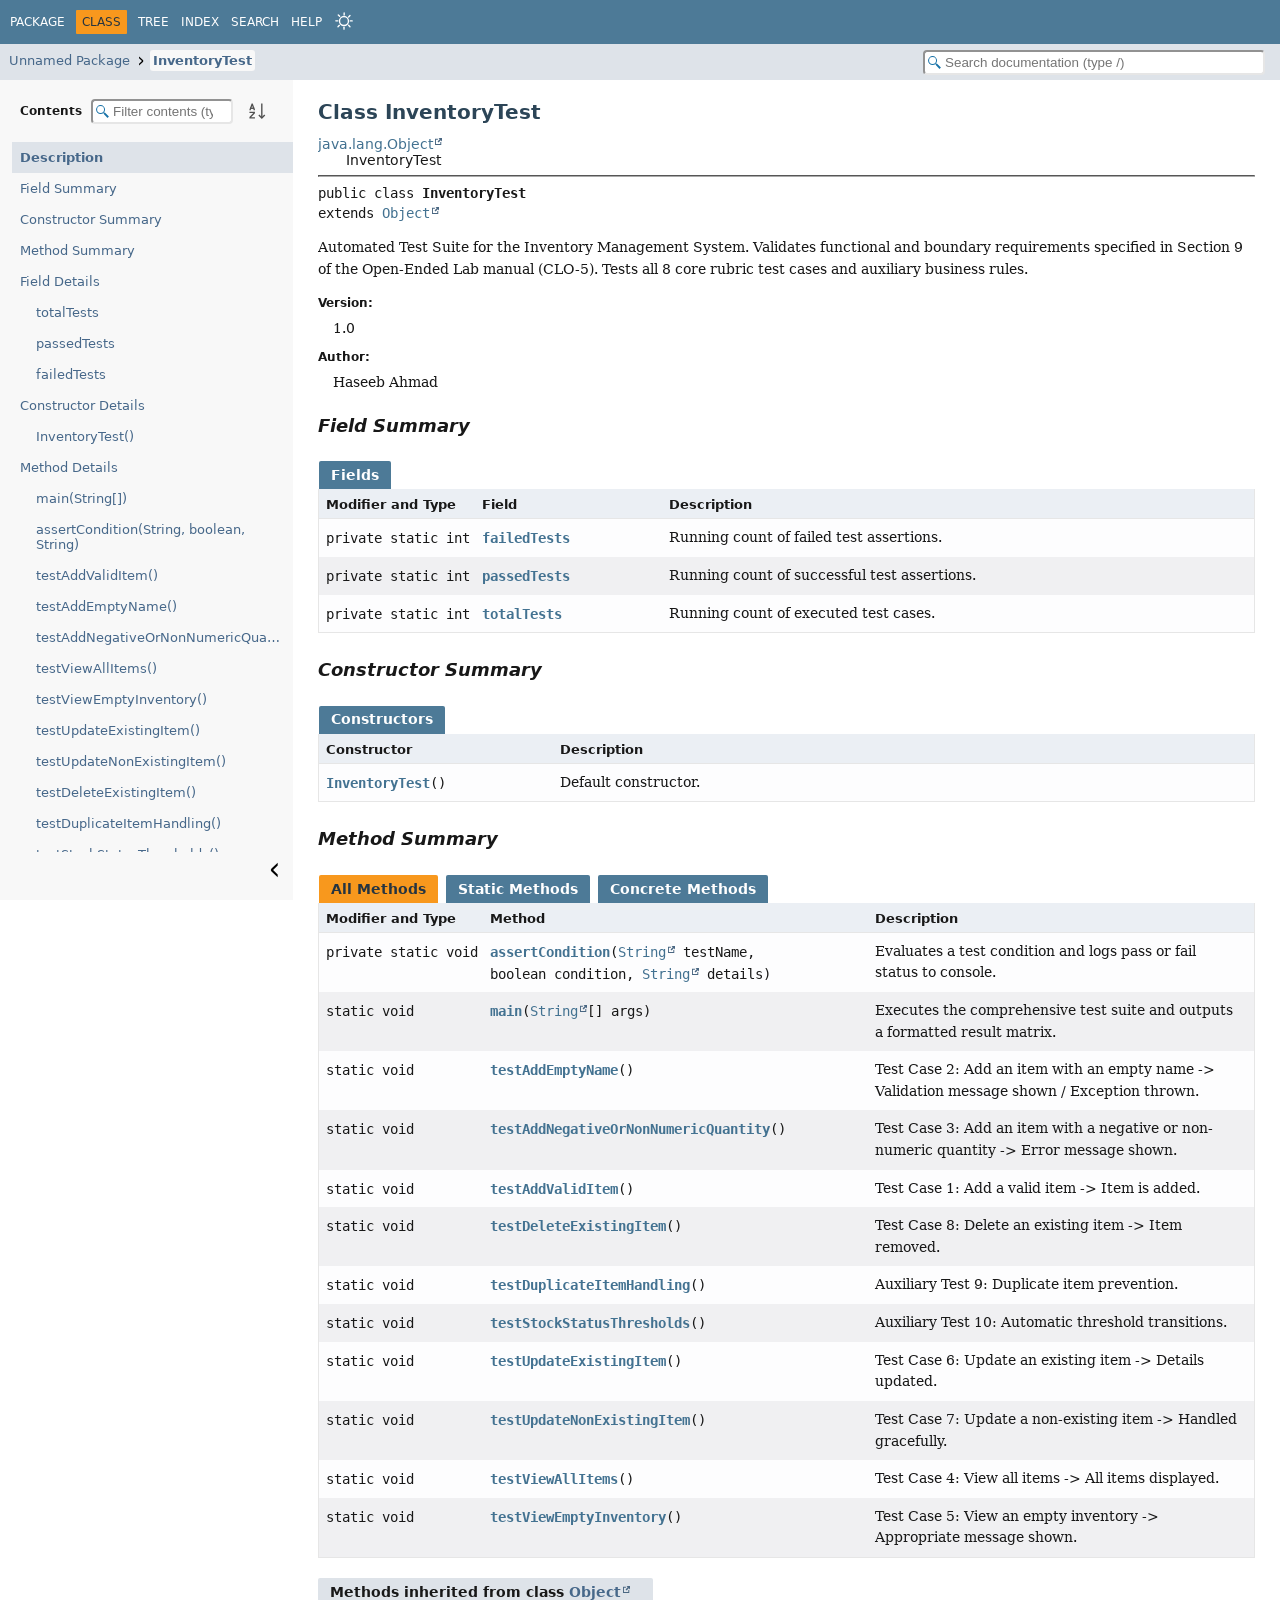
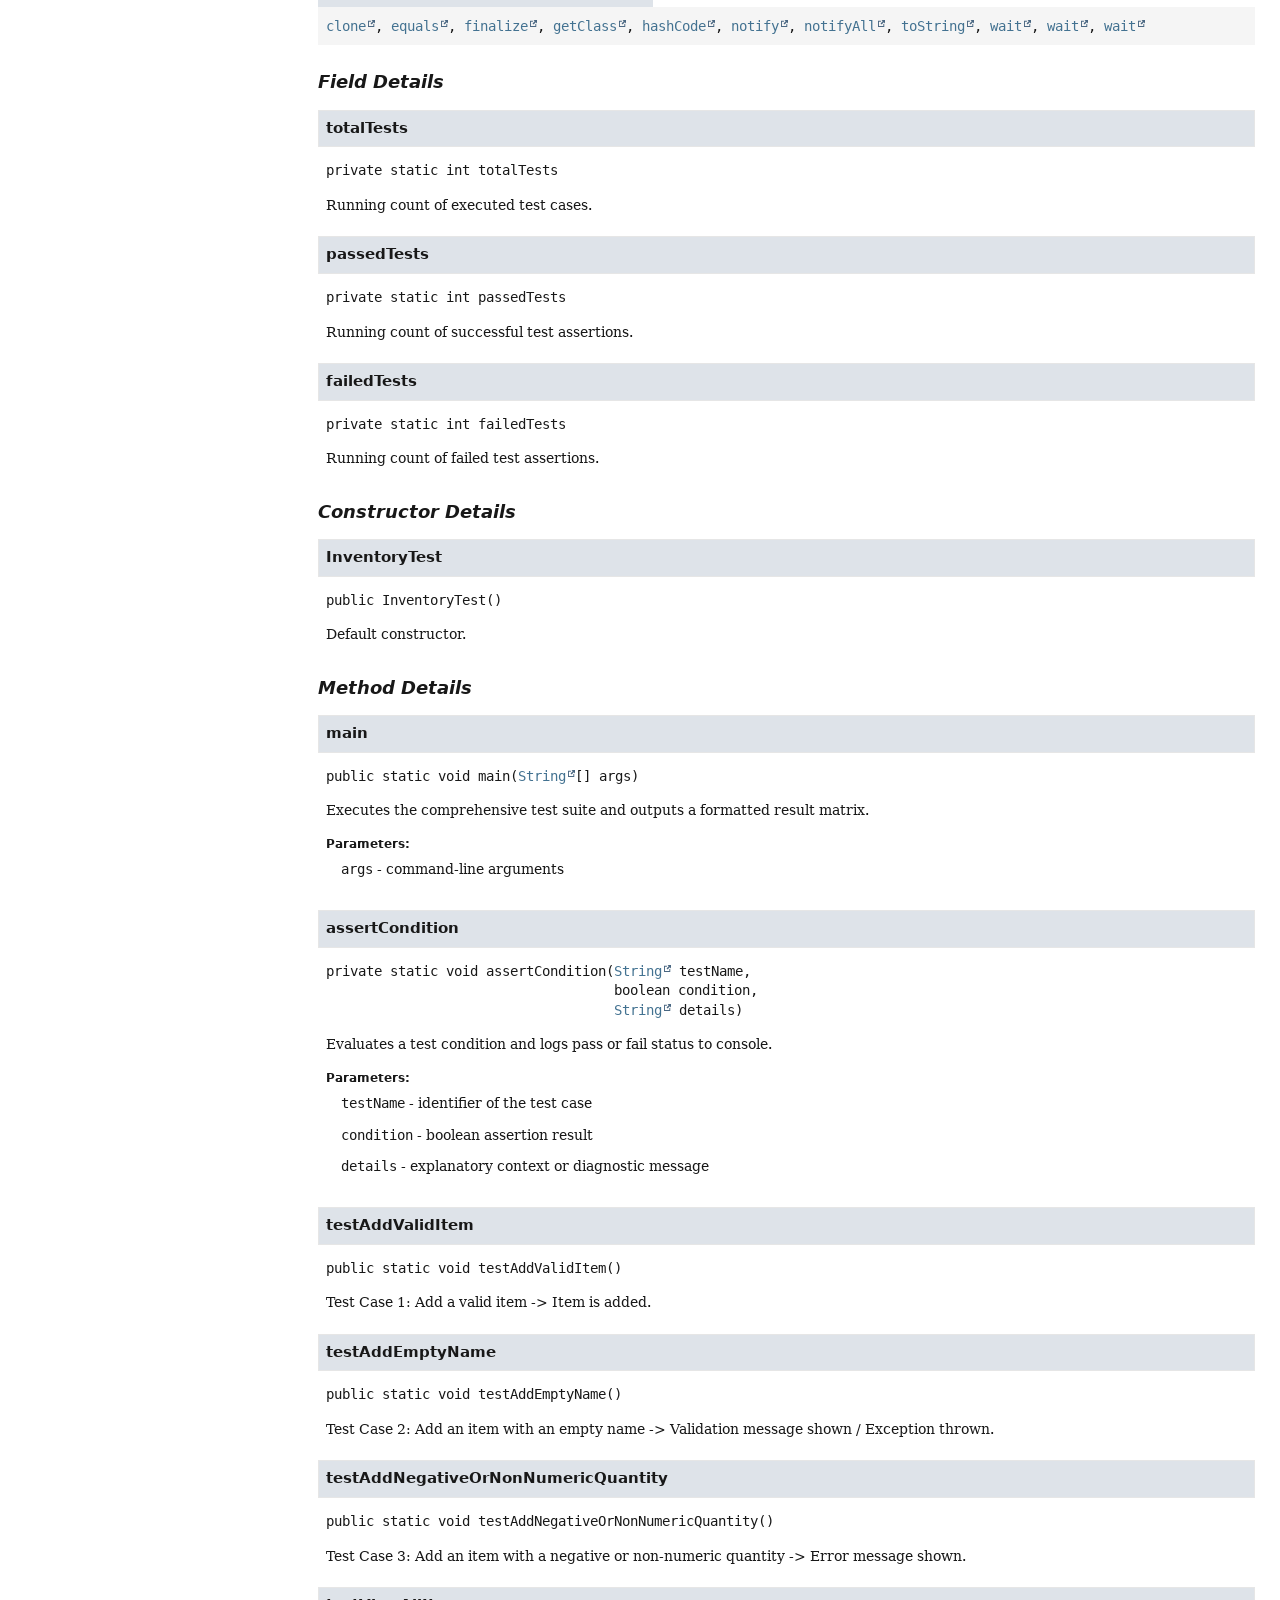
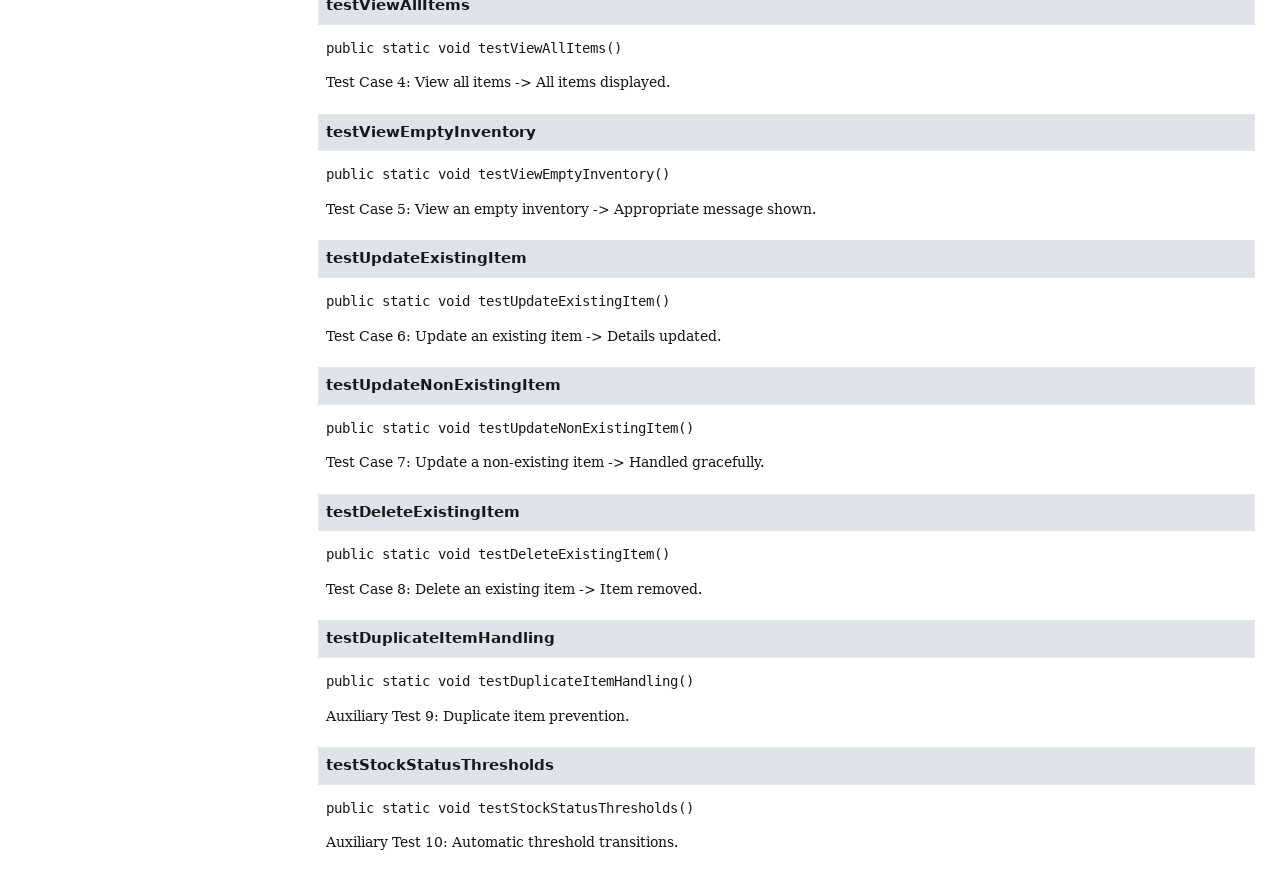
<file: docs/InventoryTest.html>
<!DOCTYPE HTML>
<html lang="en">
<head>
<!-- Generated by javadoc (27) on Sun Nov 22 22:12:37 PKT 2026 -->
<title>InventoryTest</title>
<meta name="viewport" content="width=device-width, initial-scale=1">
<meta http-equiv="Content-Type" content="text/html; charset=utf-8">
<meta name="dc.created" content="2026-11-22">
<meta name="description" content="declaration: class: InventoryTest">
<meta name="generator" content="javadoc/ClassWriter">
<link rel="stylesheet" type="text/css" href="resource-files/stylesheet.css">
<script type="text/javascript" src="script-files/script.js"></script>
</head>
<body class="class-declaration-page">
<script type="text/javascript">const pathtoroot = "./";
loadScripts();
initTheme();
</script>
<noscript>
<div>JavaScript is disabled on your browser.</div>
</noscript>
<header role="banner">
<nav role="navigation">
<!-- ========= START OF TOP NAVBAR ======= -->
<div class="top-nav" id="navbar-top">
<div class="nav-content">
<div class="nav-menu-button"><button id="navbar-toggle-button" aria-controls="navbar-top" aria-expanded="false" aria-label="Toggle navigation links"><span class="nav-bar-toggle-icon">&nbsp;</span><span class="nav-bar-toggle-icon">&nbsp;</span><span class="nav-bar-toggle-icon">&nbsp;</span></button></div>
<div class="skip-nav"><a href="#skip-navbar-top" title="Skip navigation links">Skip navigation links</a></div>
<ul id="navbar-top-firstrow" class="nav-list" title="Navigation">
<li><a href="package-summary.html">Package</a></li>
<li class="nav-bar-cell1-rev">Class</li>
<li><a href="package-tree.html">Tree</a></li>
<li><a href="index-all.html">Index</a></li>
<li><a href="search.html">Search</a></li>
<li><a href="help-doc.html#class">Help</a></li>
<li><button id="theme-button" aria-label="Select Theme" title="Select Theme"></button></li>
</ul>
<div id="theme-panel">
<div>Select Theme</div>
<div><label for="theme-light"><input type="radio" id="theme-light" disabled name="theme" value="theme-light"><span>Light</span></label><label for="theme-dark"><input type="radio" id="theme-dark" disabled name="theme" value="theme-dark"><span>Dark</span></label><label for="theme-os"><input type="radio" id="theme-os" disabled name="theme" value="theme-os"><span>System Setting</span></label></div>
</div>
</div>
</div>
<div class="sub-nav">
<div class="nav-content">
<ol class="sub-nav-list">
<li><a href="package-summary.html" title="Unnamed Package">Unnamed Package</a></li>
<li><a href="InventoryTest.html" title="Class InventoryTest" class="current-selection">InventoryTest</a></li>
</ol>
<div class="nav-list-search"><input type="text" id="search-input" disabled title="Search documentation (type /)" placeholder="Search documentation (type /)" aria-label="Search in documentation" autocomplete="off" spellcheck="false"><input type="reset" id="reset-search" disabled value="Reset"></div>
<div id="search-result-section">
<div class="search-form">
<div><label for="search-input">Search for</label></div>
<div id="search-input-container"></div>
</div>
<div id="search-result-container"></div>
<div class="search-links">
<div><a href="search.html" id="search-page-link">Search page</a></div>
<div><a href="help-doc.html#search">Search help</a></div>
</div>
</div>
</div>
</div>
<!-- ========= END OF TOP NAVBAR ========= -->
<span class="skip-nav" id="skip-navbar-top"></span></nav>
</header>
<div class="main-grid">
<nav role="navigation" class="toc" aria-label="Table of contents">
<div class="toc-header">Contents&nbsp;<input type="text" class="filter-input" disabled title="Filter contents (type .)" placeholder="Filter contents (type .)" aria-label="Filter table of contents" autocomplete="off" spellcheck="false"><input type="reset" class="reset-filter" disabled tabindex="-1" value="Reset">&nbsp;<button class="toc-sort-toggle" id="toc-lexical-order-toggle"><img src="resource-files/sort-a-z.svg" alt="Sort member details in lexicographical order"></button></div>
<ol class="toc-list" tabindex="-1">
<li><a href="#" tabindex="0">Description</a></li>
<li><a href="#field-summary" tabindex="0">Field Summary</a></li>
<li><a href="#constructor-summary" tabindex="0">Constructor Summary</a></li>
<li><a href="#method-summary" tabindex="0">Method Summary</a></li>
<li><a href="#field-detail" tabindex="0">Field Details</a>
<ol class="toc-list">
<li><a href="#totalTests" tabindex="0">totalTests</a></li>
<li><a href="#passedTests" tabindex="0">passedTests</a></li>
<li><a href="#failedTests" tabindex="0">failedTests</a></li>
</ol>
</li>
<li><a href="#constructor-detail" tabindex="0">Constructor Details</a>
<ol class="toc-list">
<li><a href="#%3Cinit%3E()" tabindex="0">InventoryTest()</a></li>
</ol>
</li>
<li><a href="#method-detail" tabindex="0">Method Details</a>
<ol class="toc-list">
<li><a href="#main(java.lang.String%5B%5D)" tabindex="0">main(String[])</a></li>
<li><a href="#assertCondition(java.lang.String,boolean,java.lang.String)" tabindex="0">assertCondition(String, boolean, String)</a></li>
<li><a href="#testAddValidItem()" tabindex="0">testAddValidItem()</a></li>
<li><a href="#testAddEmptyName()" tabindex="0">testAddEmptyName()</a></li>
<li><a href="#testAddNegativeOrNonNumericQuantity()" tabindex="0">testAddNegativeOrNonNumericQuantity()</a></li>
<li><a href="#testViewAllItems()" tabindex="0">testViewAllItems()</a></li>
<li><a href="#testViewEmptyInventory()" tabindex="0">testViewEmptyInventory()</a></li>
<li><a href="#testUpdateExistingItem()" tabindex="0">testUpdateExistingItem()</a></li>
<li><a href="#testUpdateNonExistingItem()" tabindex="0">testUpdateNonExistingItem()</a></li>
<li><a href="#testDeleteExistingItem()" tabindex="0">testDeleteExistingItem()</a></li>
<li><a href="#testDuplicateItemHandling()" tabindex="0">testDuplicateItemHandling()</a></li>
<li><a href="#testStockStatusThresholds()" tabindex="0">testStockStatusThresholds()</a></li>
</ol>
</li>
</ol>
<button class="hide-sidebar"><span>Hide sidebar&nbsp;</span><img src="resource-files/left.svg" alt="Hide sidebar"></button><button class="show-sidebar"><img src="resource-files/right.svg" alt="Show sidebar"><span>&nbsp;Show sidebar</span></button></nav>
<main role="main">
<!-- ======== START OF CLASS DATA ======== -->
<div class="header">
<h1 title="Class InventoryTest" class="title">Class InventoryTest</h1>
</div>
<div class="inheritance" title="Inheritance Tree"><a href="https://docs.oracle.com/en/java/javase/27/docs/api/java.base/java/lang/Object.html" title="class in java.lang" class="external-link">java.lang.Object</a>
<div class="inheritance">InventoryTest</div>
</div>
<section class="class-description" id="class-description">
<hr>
<div class="horizontal-scroll">
<div class="type-signature"><span class="modifiers">public class </span><span class="element-name type-name-label">InventoryTest</span>
<span class="extends-implements">extends <a href="https://docs.oracle.com/en/java/javase/27/docs/api/java.base/java/lang/Object.html" title="class in java.lang" class="external-link">Object</a></span></div>
<div class="block">Automated Test Suite for the Inventory Management System.
Validates functional and boundary requirements specified in Section 9 of the Open-Ended Lab manual (CLO-5).
Tests all 8 core rubric test cases and auxiliary business rules.</div>
<dl class="notes">
<dt>Version:</dt>
<dd>1.0</dd>
<dt>Author:</dt>
<dd>Haseeb Ahmad</dd>
</dl>
</div>
</section>
<section class="summary">
<ul class="summary-list">
<!-- =========== FIELD SUMMARY =========== -->
<li>
<section class="field-summary" id="field-summary">
<h2>Field Summary</h2>
<div class="caption"><span>Fields</span></div>
<div class="summary-table three-column-summary">
<div class="table-header col-first">Modifier and Type</div>
<div class="table-header col-second">Field</div>
<div class="table-header col-last">Description</div>
<div class="col-first even-row-color"><code>private static int</code></div>
<div class="col-second even-row-color"><code><a href="#failedTests" class="member-name-link">failedTests</a></code></div>
<div class="col-last even-row-color">
<div class="block">Running count of failed test assertions.</div>
</div>
<div class="col-first odd-row-color"><code>private static int</code></div>
<div class="col-second odd-row-color"><code><a href="#passedTests" class="member-name-link">passedTests</a></code></div>
<div class="col-last odd-row-color">
<div class="block">Running count of successful test assertions.</div>
</div>
<div class="col-first even-row-color"><code>private static int</code></div>
<div class="col-second even-row-color"><code><a href="#totalTests" class="member-name-link">totalTests</a></code></div>
<div class="col-last even-row-color">
<div class="block">Running count of executed test cases.</div>
</div>
</div>
</section>
</li>
<!-- ======== CONSTRUCTOR SUMMARY ======== -->
<li>
<section class="constructor-summary" id="constructor-summary">
<h2>Constructor Summary</h2>
<div class="caption"><span>Constructors</span></div>
<div class="summary-table two-column-summary">
<div class="table-header col-first">Constructor</div>
<div class="table-header col-last">Description</div>
<div class="col-constructor-name even-row-color"><code><a href="#%3Cinit%3E()" class="member-name-link">InventoryTest</a>()</code></div>
<div class="col-last even-row-color">
<div class="block">Default constructor.</div>
</div>
</div>
</section>
</li>
<!-- ========== METHOD SUMMARY =========== -->
<li>
<section class="method-summary" id="method-summary">
<h2>Method Summary</h2>
<div id="method-summary-table">
<div class="table-tabs" role="tablist" aria-orientation="horizontal"><button id="method-summary-table-tab0" role="tab" aria-selected="true" aria-controls="method-summary-table.tabpanel" tabindex="0" onkeydown="switchTab(event)" onclick="show('method-summary-table', 'method-summary-table', 3)" class="active-table-tab">All Methods</button><button id="method-summary-table-tab1" role="tab" aria-selected="false" aria-controls="method-summary-table.tabpanel" tabindex="-1" onkeydown="switchTab(event)" onclick="show('method-summary-table', 'method-summary-table-tab1', 3)" class="table-tab">Static Methods</button><button id="method-summary-table-tab4" role="tab" aria-selected="false" aria-controls="method-summary-table.tabpanel" tabindex="-1" onkeydown="switchTab(event)" onclick="show('method-summary-table', 'method-summary-table-tab4', 3)" class="table-tab">Concrete Methods</button></div>
<div id="method-summary-table.tabpanel" role="tabpanel" aria-labelledby="method-summary-table-tab0">
<div class="summary-table three-column-summary">
<div class="table-header col-first">Modifier and Type</div>
<div class="table-header col-second">Method</div>
<div class="table-header col-last">Description</div>
<div class="col-first even-row-color method-summary-table method-summary-table-tab1 method-summary-table-tab4"><code>private static void</code></div>
<div class="col-second even-row-color method-summary-table method-summary-table-tab1 method-summary-table-tab4"><code><a href="#assertCondition(java.lang.String,boolean,java.lang.String)" class="member-name-link">assertCondition</a><wbr>(<a href="https://docs.oracle.com/en/java/javase/27/docs/api/java.base/java/lang/String.html" title="class in java.lang" class="external-link">String</a>&nbsp;testName,
 boolean&nbsp;condition,
 <a href="https://docs.oracle.com/en/java/javase/27/docs/api/java.base/java/lang/String.html" title="class in java.lang" class="external-link">String</a>&nbsp;details)</code></div>
<div class="col-last even-row-color method-summary-table method-summary-table-tab1 method-summary-table-tab4">
<div class="block">Evaluates a test condition and logs pass or fail status to console.</div>
</div>
<div class="col-first odd-row-color method-summary-table method-summary-table-tab1 method-summary-table-tab4"><code>static void</code></div>
<div class="col-second odd-row-color method-summary-table method-summary-table-tab1 method-summary-table-tab4"><code><a href="#main(java.lang.String%5B%5D)" class="member-name-link">main</a><wbr>(<a href="https://docs.oracle.com/en/java/javase/27/docs/api/java.base/java/lang/String.html" title="class in java.lang" class="external-link">String</a>[]&nbsp;args)</code></div>
<div class="col-last odd-row-color method-summary-table method-summary-table-tab1 method-summary-table-tab4">
<div class="block">Executes the comprehensive test suite and outputs a formatted result matrix.</div>
</div>
<div class="col-first even-row-color method-summary-table method-summary-table-tab1 method-summary-table-tab4"><code>static void</code></div>
<div class="col-second even-row-color method-summary-table method-summary-table-tab1 method-summary-table-tab4"><code><a href="#testAddEmptyName()" class="member-name-link">testAddEmptyName</a>()</code></div>
<div class="col-last even-row-color method-summary-table method-summary-table-tab1 method-summary-table-tab4">
<div class="block">Test Case 2: Add an item with an empty name -&gt; Validation message shown / Exception thrown.</div>
</div>
<div class="col-first odd-row-color method-summary-table method-summary-table-tab1 method-summary-table-tab4"><code>static void</code></div>
<div class="col-second odd-row-color method-summary-table method-summary-table-tab1 method-summary-table-tab4"><code><a href="#testAddNegativeOrNonNumericQuantity()" class="member-name-link">testAddNegativeOrNonNumericQuantity</a>()</code></div>
<div class="col-last odd-row-color method-summary-table method-summary-table-tab1 method-summary-table-tab4">
<div class="block">Test Case 3: Add an item with a negative or non-numeric quantity -&gt; Error message shown.</div>
</div>
<div class="col-first even-row-color method-summary-table method-summary-table-tab1 method-summary-table-tab4"><code>static void</code></div>
<div class="col-second even-row-color method-summary-table method-summary-table-tab1 method-summary-table-tab4"><code><a href="#testAddValidItem()" class="member-name-link">testAddValidItem</a>()</code></div>
<div class="col-last even-row-color method-summary-table method-summary-table-tab1 method-summary-table-tab4">
<div class="block">Test Case 1: Add a valid item -&gt; Item is added.</div>
</div>
<div class="col-first odd-row-color method-summary-table method-summary-table-tab1 method-summary-table-tab4"><code>static void</code></div>
<div class="col-second odd-row-color method-summary-table method-summary-table-tab1 method-summary-table-tab4"><code><a href="#testDeleteExistingItem()" class="member-name-link">testDeleteExistingItem</a>()</code></div>
<div class="col-last odd-row-color method-summary-table method-summary-table-tab1 method-summary-table-tab4">
<div class="block">Test Case 8: Delete an existing item -&gt; Item removed.</div>
</div>
<div class="col-first even-row-color method-summary-table method-summary-table-tab1 method-summary-table-tab4"><code>static void</code></div>
<div class="col-second even-row-color method-summary-table method-summary-table-tab1 method-summary-table-tab4"><code><a href="#testDuplicateItemHandling()" class="member-name-link">testDuplicateItemHandling</a>()</code></div>
<div class="col-last even-row-color method-summary-table method-summary-table-tab1 method-summary-table-tab4">
<div class="block">Auxiliary Test 9: Duplicate item prevention.</div>
</div>
<div class="col-first odd-row-color method-summary-table method-summary-table-tab1 method-summary-table-tab4"><code>static void</code></div>
<div class="col-second odd-row-color method-summary-table method-summary-table-tab1 method-summary-table-tab4"><code><a href="#testStockStatusThresholds()" class="member-name-link">testStockStatusThresholds</a>()</code></div>
<div class="col-last odd-row-color method-summary-table method-summary-table-tab1 method-summary-table-tab4">
<div class="block">Auxiliary Test 10: Automatic threshold transitions.</div>
</div>
<div class="col-first even-row-color method-summary-table method-summary-table-tab1 method-summary-table-tab4"><code>static void</code></div>
<div class="col-second even-row-color method-summary-table method-summary-table-tab1 method-summary-table-tab4"><code><a href="#testUpdateExistingItem()" class="member-name-link">testUpdateExistingItem</a>()</code></div>
<div class="col-last even-row-color method-summary-table method-summary-table-tab1 method-summary-table-tab4">
<div class="block">Test Case 6: Update an existing item -&gt; Details updated.</div>
</div>
<div class="col-first odd-row-color method-summary-table method-summary-table-tab1 method-summary-table-tab4"><code>static void</code></div>
<div class="col-second odd-row-color method-summary-table method-summary-table-tab1 method-summary-table-tab4"><code><a href="#testUpdateNonExistingItem()" class="member-name-link">testUpdateNonExistingItem</a>()</code></div>
<div class="col-last odd-row-color method-summary-table method-summary-table-tab1 method-summary-table-tab4">
<div class="block">Test Case 7: Update a non-existing item -&gt; Handled gracefully.</div>
</div>
<div class="col-first even-row-color method-summary-table method-summary-table-tab1 method-summary-table-tab4"><code>static void</code></div>
<div class="col-second even-row-color method-summary-table method-summary-table-tab1 method-summary-table-tab4"><code><a href="#testViewAllItems()" class="member-name-link">testViewAllItems</a>()</code></div>
<div class="col-last even-row-color method-summary-table method-summary-table-tab1 method-summary-table-tab4">
<div class="block">Test Case 4: View all items -&gt; All items displayed.</div>
</div>
<div class="col-first odd-row-color method-summary-table method-summary-table-tab1 method-summary-table-tab4"><code>static void</code></div>
<div class="col-second odd-row-color method-summary-table method-summary-table-tab1 method-summary-table-tab4"><code><a href="#testViewEmptyInventory()" class="member-name-link">testViewEmptyInventory</a>()</code></div>
<div class="col-last odd-row-color method-summary-table method-summary-table-tab1 method-summary-table-tab4">
<div class="block">Test Case 5: View an empty inventory -&gt; Appropriate message shown.</div>
</div>
</div>
</div>
</div>
<div class="inherited-list">
<h3 id="methods-inherited-from-class-java.lang.Object">Methods inherited from class&nbsp;<a href="https://docs.oracle.com/en/java/javase/27/docs/api/java.base/java/lang/Object.html#method-summary" title="class in java.lang" class="external-link">Object</a></h3>
<code><a href="https://docs.oracle.com/en/java/javase/27/docs/api/java.base/java/lang/Object.html#clone()" title="clone()" class="external-link">clone</a>, <a href="https://docs.oracle.com/en/java/javase/27/docs/api/java.base/java/lang/Object.html#equals(java.lang.Object)" title="equals(Object)" class="external-link">equals</a>, <a href="https://docs.oracle.com/en/java/javase/27/docs/api/java.base/java/lang/Object.html#finalize()" title="finalize()" class="external-link">finalize</a>, <a href="https://docs.oracle.com/en/java/javase/27/docs/api/java.base/java/lang/Object.html#getClass()" title="getClass()" class="external-link">getClass</a>, <a href="https://docs.oracle.com/en/java/javase/27/docs/api/java.base/java/lang/Object.html#hashCode()" title="hashCode()" class="external-link">hashCode</a>, <a href="https://docs.oracle.com/en/java/javase/27/docs/api/java.base/java/lang/Object.html#notify()" title="notify()" class="external-link">notify</a>, <a href="https://docs.oracle.com/en/java/javase/27/docs/api/java.base/java/lang/Object.html#notifyAll()" title="notifyAll()" class="external-link">notifyAll</a>, <a href="https://docs.oracle.com/en/java/javase/27/docs/api/java.base/java/lang/Object.html#toString()" title="toString()" class="external-link">toString</a>, <a href="https://docs.oracle.com/en/java/javase/27/docs/api/java.base/java/lang/Object.html#wait()" title="wait()" class="external-link">wait</a>, <a href="https://docs.oracle.com/en/java/javase/27/docs/api/java.base/java/lang/Object.html#wait(long)" title="wait(long)" class="external-link">wait</a>, <a href="https://docs.oracle.com/en/java/javase/27/docs/api/java.base/java/lang/Object.html#wait(long,int)" title="wait(long, int)" class="external-link">wait</a></code></div>
</section>
</li>
</ul>
</section>
<section class="details">
<ul class="details-list">
<!-- ============ FIELD DETAIL =========== -->
<li>
<section class="field-details" id="field-detail">
<h2>Field Details</h2>
<ul class="member-list">
<li>
<section class="detail" id="totalTests">
<h3>totalTests</h3>
<div class="horizontal-scroll">
<div class="member-signature"><span class="modifiers">private static</span>&nbsp;<span class="return-type">int</span>&nbsp;<span class="element-name">totalTests</span></div>
<div class="block">Running count of executed test cases.</div>
</div>
</section>
</li>
<li>
<section class="detail" id="passedTests">
<h3>passedTests</h3>
<div class="horizontal-scroll">
<div class="member-signature"><span class="modifiers">private static</span>&nbsp;<span class="return-type">int</span>&nbsp;<span class="element-name">passedTests</span></div>
<div class="block">Running count of successful test assertions.</div>
</div>
</section>
</li>
<li>
<section class="detail" id="failedTests">
<h3>failedTests</h3>
<div class="horizontal-scroll">
<div class="member-signature"><span class="modifiers">private static</span>&nbsp;<span class="return-type">int</span>&nbsp;<span class="element-name">failedTests</span></div>
<div class="block">Running count of failed test assertions.</div>
</div>
</section>
</li>
</ul>
</section>
</li>
<!-- ========= CONSTRUCTOR DETAIL ======== -->
<li>
<section class="constructor-details" id="constructor-detail">
<h2>Constructor Details</h2>
<ul class="member-list">
<li>
<section class="detail" id="&lt;init&gt;()">
<h3>InventoryTest</h3>
<div class="horizontal-scroll">
<div class="member-signature"><span class="modifiers">public</span>&nbsp;<span class="element-name">InventoryTest</span>()</div>
<div class="block">Default constructor.</div>
</div>
</section>
</li>
</ul>
</section>
</li>
<!-- ============ METHOD DETAIL ========== -->
<li>
<section class="method-details" id="method-detail">
<h2>Method Details</h2>
<ul class="member-list">
<li>
<section class="detail" id="main(java.lang.String[])">
<h3>main</h3>
<div class="horizontal-scroll">
<div class="member-signature"><span class="modifiers">public static</span>&nbsp;<span class="return-type">void</span>&nbsp;<span class="element-name">main</span><wbr><span class="parameters">(<a href="https://docs.oracle.com/en/java/javase/27/docs/api/java.base/java/lang/String.html" title="class in java.lang" class="external-link">String</a>[]&nbsp;args)</span></div>
<div class="block">Executes the comprehensive test suite and outputs a formatted result matrix.</div>
<dl class="notes">
<dt>Parameters:</dt>
<dd><code>args</code> - command-line arguments</dd>
</dl>
</div>
</section>
</li>
<li>
<section class="detail" id="assertCondition(java.lang.String,boolean,java.lang.String)">
<h3>assertCondition</h3>
<div class="horizontal-scroll">
<div class="member-signature"><span class="modifiers">private static</span>&nbsp;<span class="return-type">void</span>&nbsp;<span class="element-name">assertCondition</span><wbr><span class="parameters">(<a href="https://docs.oracle.com/en/java/javase/27/docs/api/java.base/java/lang/String.html" title="class in java.lang" class="external-link">String</a>&nbsp;testName,
 boolean&nbsp;condition,
 <a href="https://docs.oracle.com/en/java/javase/27/docs/api/java.base/java/lang/String.html" title="class in java.lang" class="external-link">String</a>&nbsp;details)</span></div>
<div class="block">Evaluates a test condition and logs pass or fail status to console.</div>
<dl class="notes">
<dt>Parameters:</dt>
<dd><code>testName</code> - identifier of the test case</dd>
<dd><code>condition</code> - boolean assertion result</dd>
<dd><code>details</code> - explanatory context or diagnostic message</dd>
</dl>
</div>
</section>
</li>
<li>
<section class="detail" id="testAddValidItem()">
<h3>testAddValidItem</h3>
<div class="horizontal-scroll">
<div class="member-signature"><span class="modifiers">public static</span>&nbsp;<span class="return-type">void</span>&nbsp;<span class="element-name">testAddValidItem</span>()</div>
<div class="block">Test Case 1: Add a valid item -&gt; Item is added.</div>
</div>
</section>
</li>
<li>
<section class="detail" id="testAddEmptyName()">
<h3>testAddEmptyName</h3>
<div class="horizontal-scroll">
<div class="member-signature"><span class="modifiers">public static</span>&nbsp;<span class="return-type">void</span>&nbsp;<span class="element-name">testAddEmptyName</span>()</div>
<div class="block">Test Case 2: Add an item with an empty name -&gt; Validation message shown / Exception thrown.</div>
</div>
</section>
</li>
<li>
<section class="detail" id="testAddNegativeOrNonNumericQuantity()">
<h3>testAddNegativeOrNonNumericQuantity</h3>
<div class="horizontal-scroll">
<div class="member-signature"><span class="modifiers">public static</span>&nbsp;<span class="return-type">void</span>&nbsp;<span class="element-name">testAddNegativeOrNonNumericQuantity</span>()</div>
<div class="block">Test Case 3: Add an item with a negative or non-numeric quantity -&gt; Error message shown.</div>
</div>
</section>
</li>
<li>
<section class="detail" id="testViewAllItems()">
<h3>testViewAllItems</h3>
<div class="horizontal-scroll">
<div class="member-signature"><span class="modifiers">public static</span>&nbsp;<span class="return-type">void</span>&nbsp;<span class="element-name">testViewAllItems</span>()</div>
<div class="block">Test Case 4: View all items -&gt; All items displayed.</div>
</div>
</section>
</li>
<li>
<section class="detail" id="testViewEmptyInventory()">
<h3>testViewEmptyInventory</h3>
<div class="horizontal-scroll">
<div class="member-signature"><span class="modifiers">public static</span>&nbsp;<span class="return-type">void</span>&nbsp;<span class="element-name">testViewEmptyInventory</span>()</div>
<div class="block">Test Case 5: View an empty inventory -&gt; Appropriate message shown.</div>
</div>
</section>
</li>
<li>
<section class="detail" id="testUpdateExistingItem()">
<h3>testUpdateExistingItem</h3>
<div class="horizontal-scroll">
<div class="member-signature"><span class="modifiers">public static</span>&nbsp;<span class="return-type">void</span>&nbsp;<span class="element-name">testUpdateExistingItem</span>()</div>
<div class="block">Test Case 6: Update an existing item -&gt; Details updated.</div>
</div>
</section>
</li>
<li>
<section class="detail" id="testUpdateNonExistingItem()">
<h3>testUpdateNonExistingItem</h3>
<div class="horizontal-scroll">
<div class="member-signature"><span class="modifiers">public static</span>&nbsp;<span class="return-type">void</span>&nbsp;<span class="element-name">testUpdateNonExistingItem</span>()</div>
<div class="block">Test Case 7: Update a non-existing item -&gt; Handled gracefully.</div>
</div>
</section>
</li>
<li>
<section class="detail" id="testDeleteExistingItem()">
<h3>testDeleteExistingItem</h3>
<div class="horizontal-scroll">
<div class="member-signature"><span class="modifiers">public static</span>&nbsp;<span class="return-type">void</span>&nbsp;<span class="element-name">testDeleteExistingItem</span>()</div>
<div class="block">Test Case 8: Delete an existing item -&gt; Item removed.</div>
</div>
</section>
</li>
<li>
<section class="detail" id="testDuplicateItemHandling()">
<h3>testDuplicateItemHandling</h3>
<div class="horizontal-scroll">
<div class="member-signature"><span class="modifiers">public static</span>&nbsp;<span class="return-type">void</span>&nbsp;<span class="element-name">testDuplicateItemHandling</span>()</div>
<div class="block">Auxiliary Test 9: Duplicate item prevention.</div>
</div>
</section>
</li>
<li>
<section class="detail" id="testStockStatusThresholds()">
<h3>testStockStatusThresholds</h3>
<div class="horizontal-scroll">
<div class="member-signature"><span class="modifiers">public static</span>&nbsp;<span class="return-type">void</span>&nbsp;<span class="element-name">testStockStatusThresholds</span>()</div>
<div class="block">Auxiliary Test 10: Automatic threshold transitions.</div>
</div>
</section>
</li>
</ul>
</section>
</li>
</ul>
</section>
<!-- ========= END OF CLASS DATA ========= -->
</main>
</div>
</body>
</html>
</file>
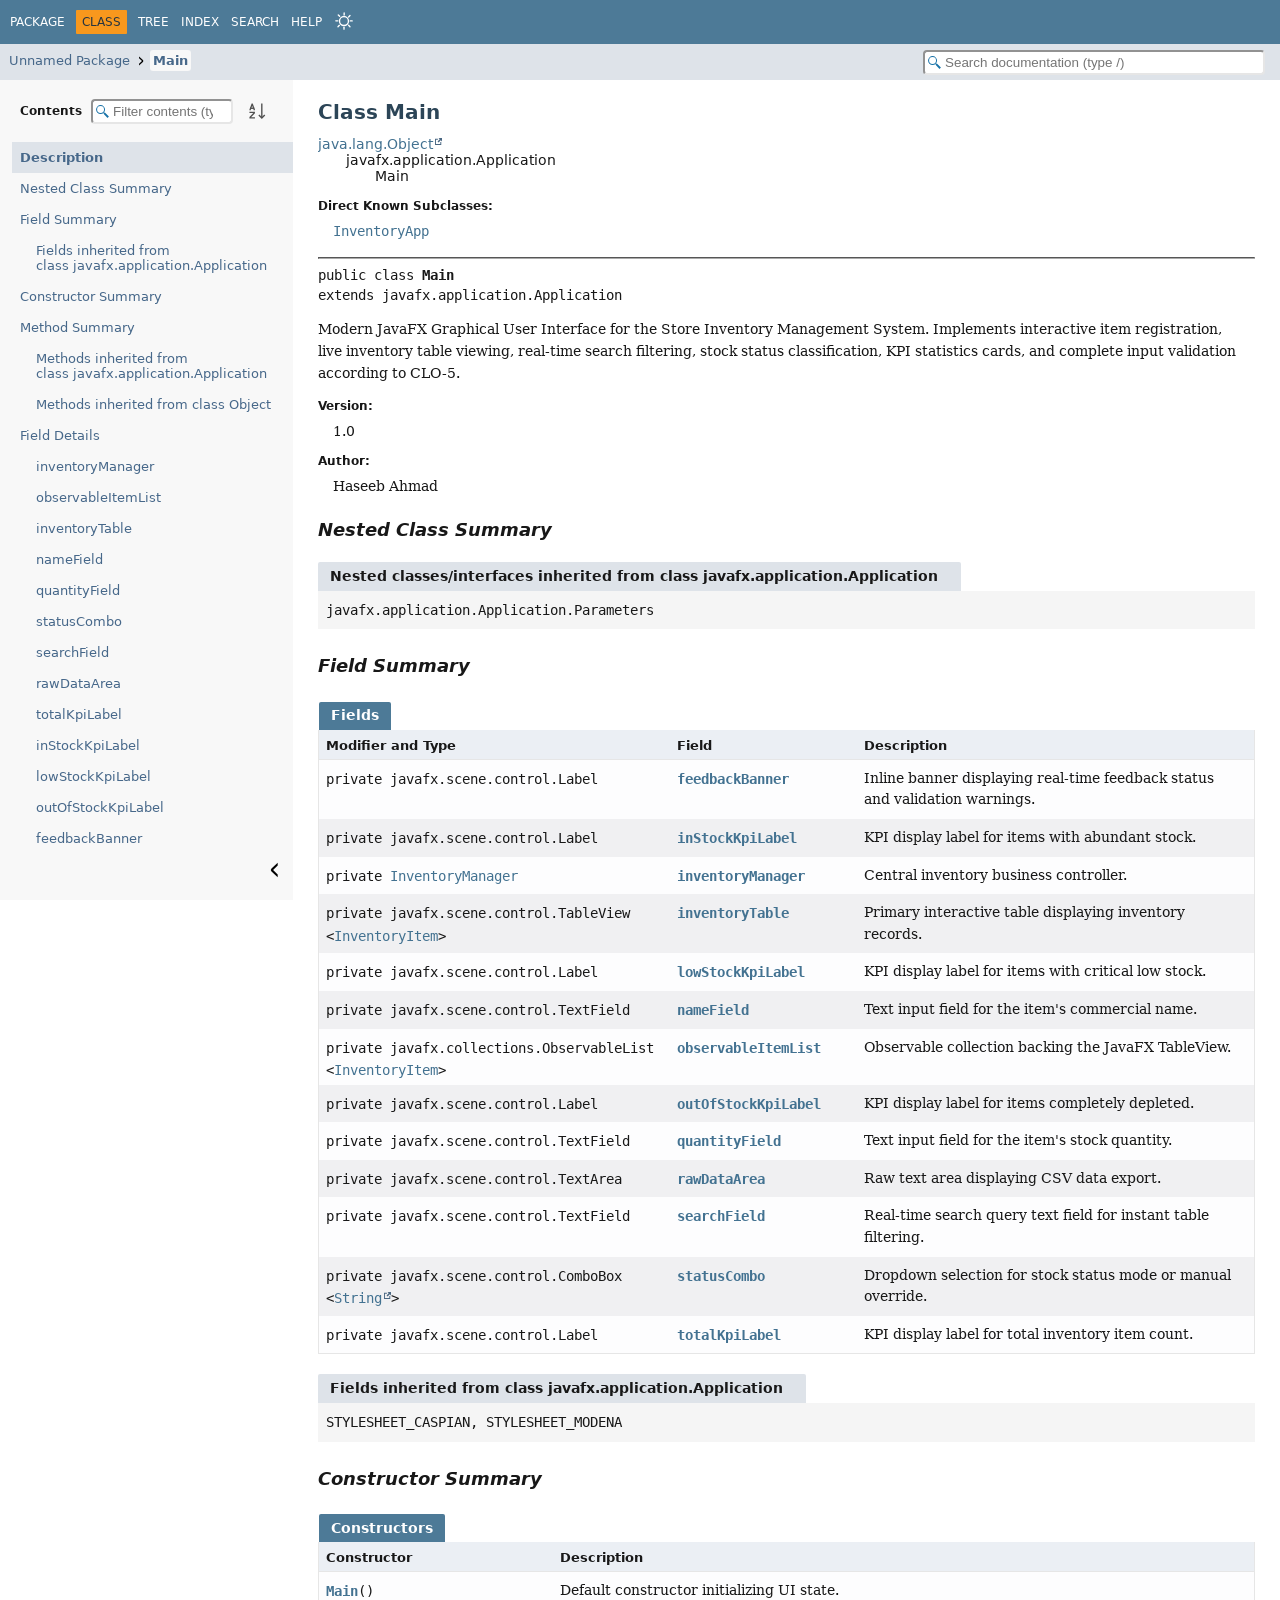
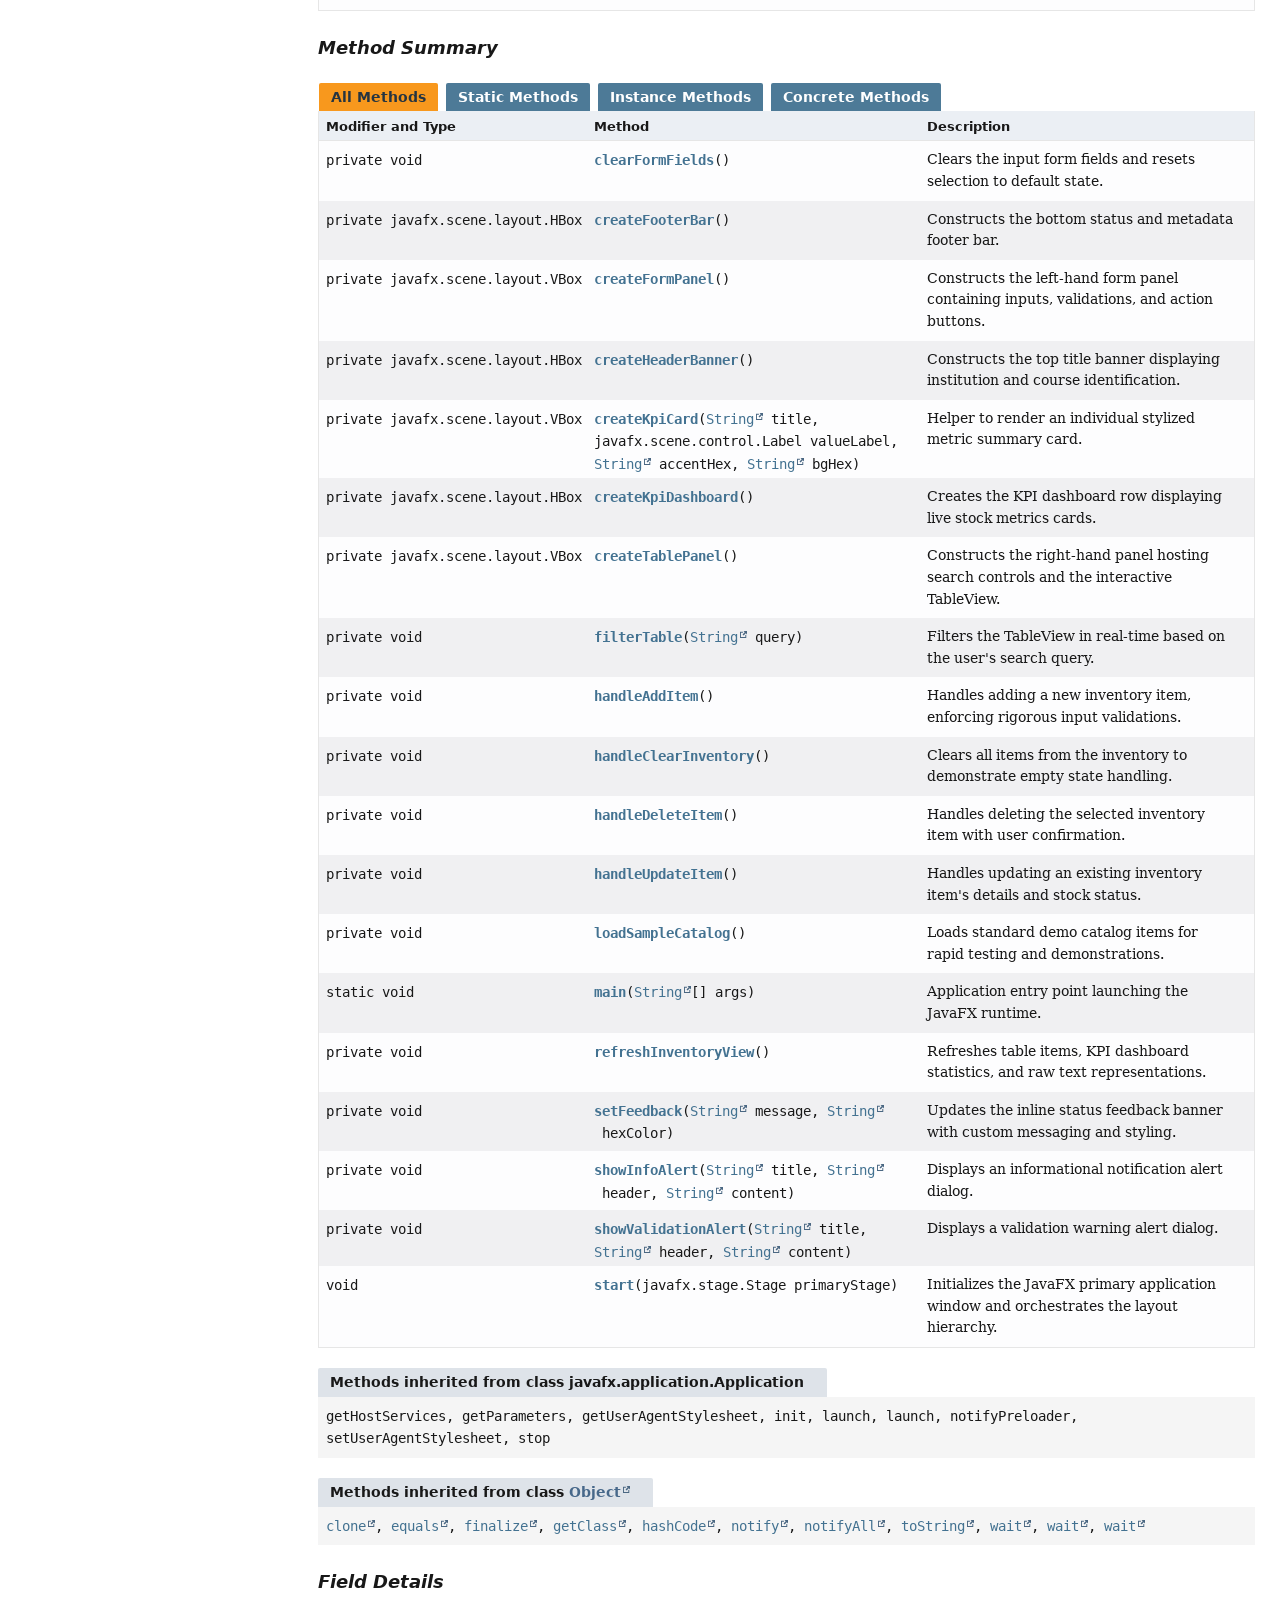
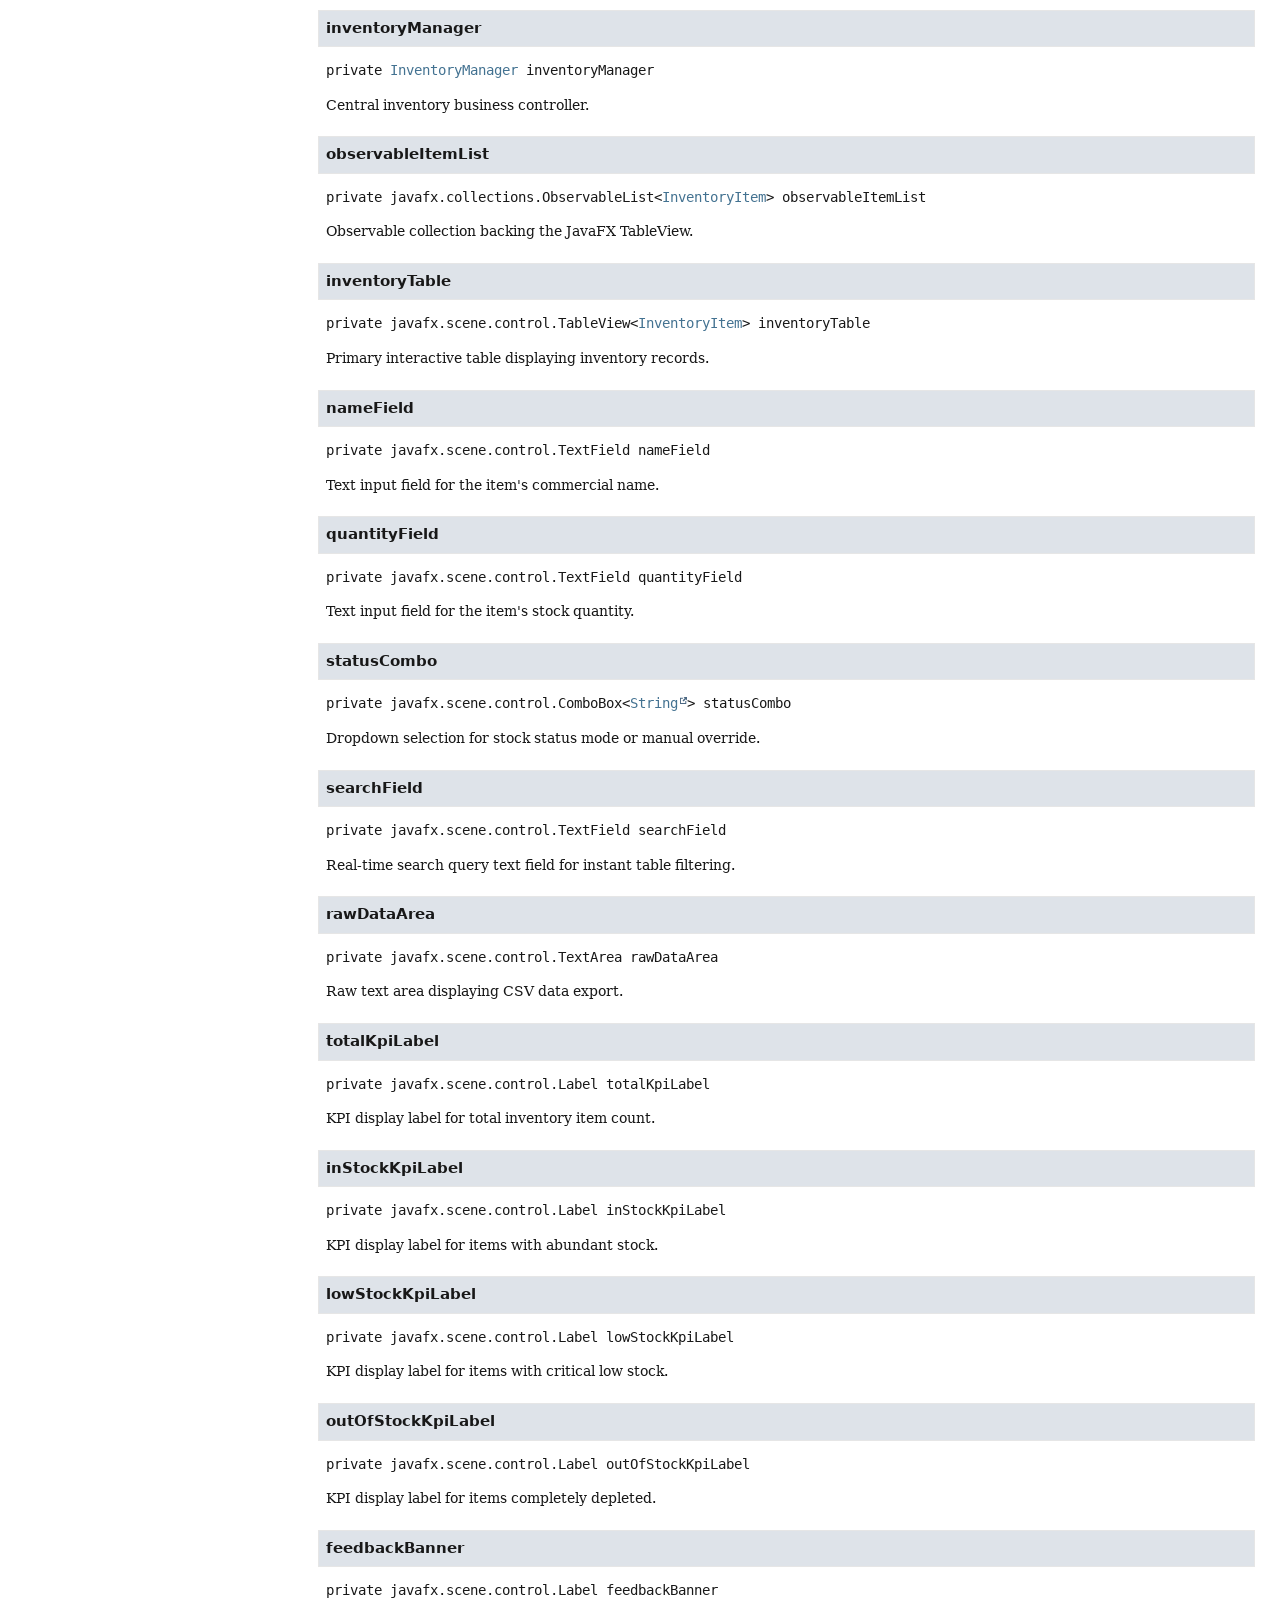
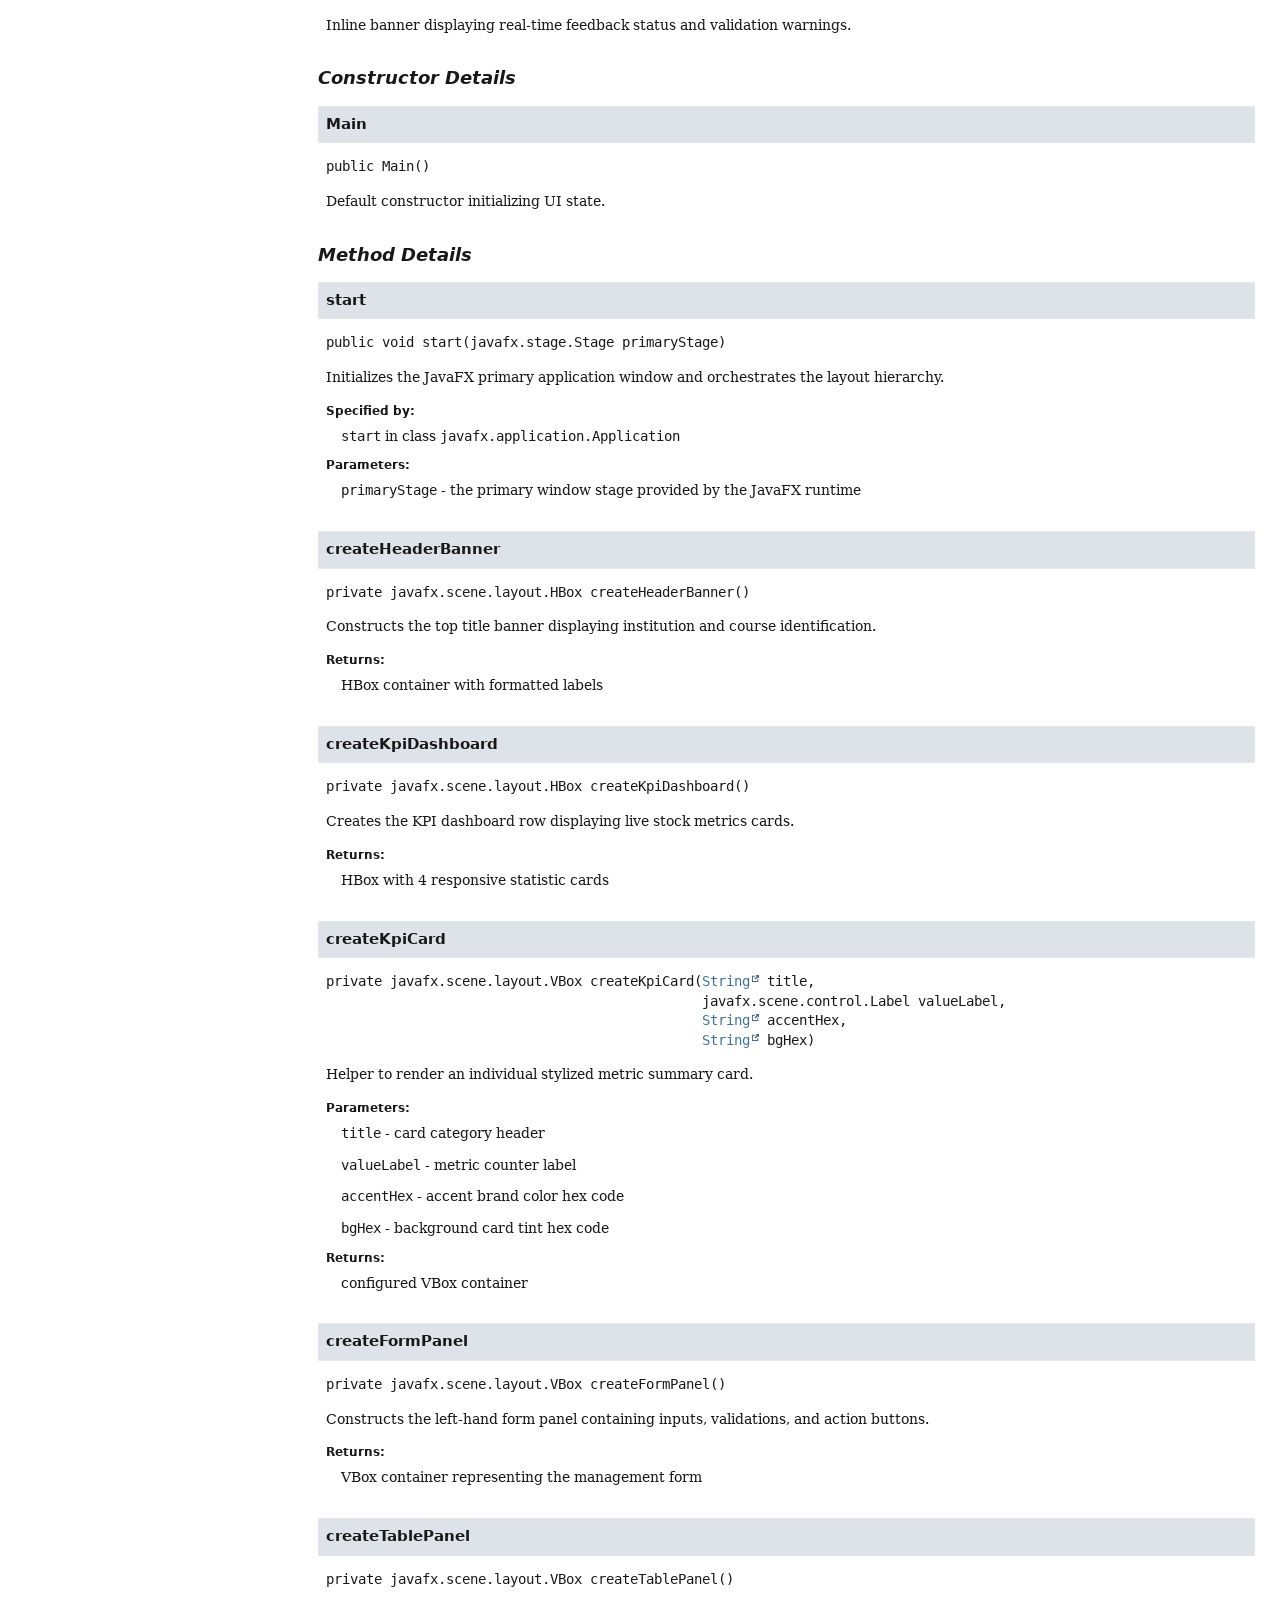
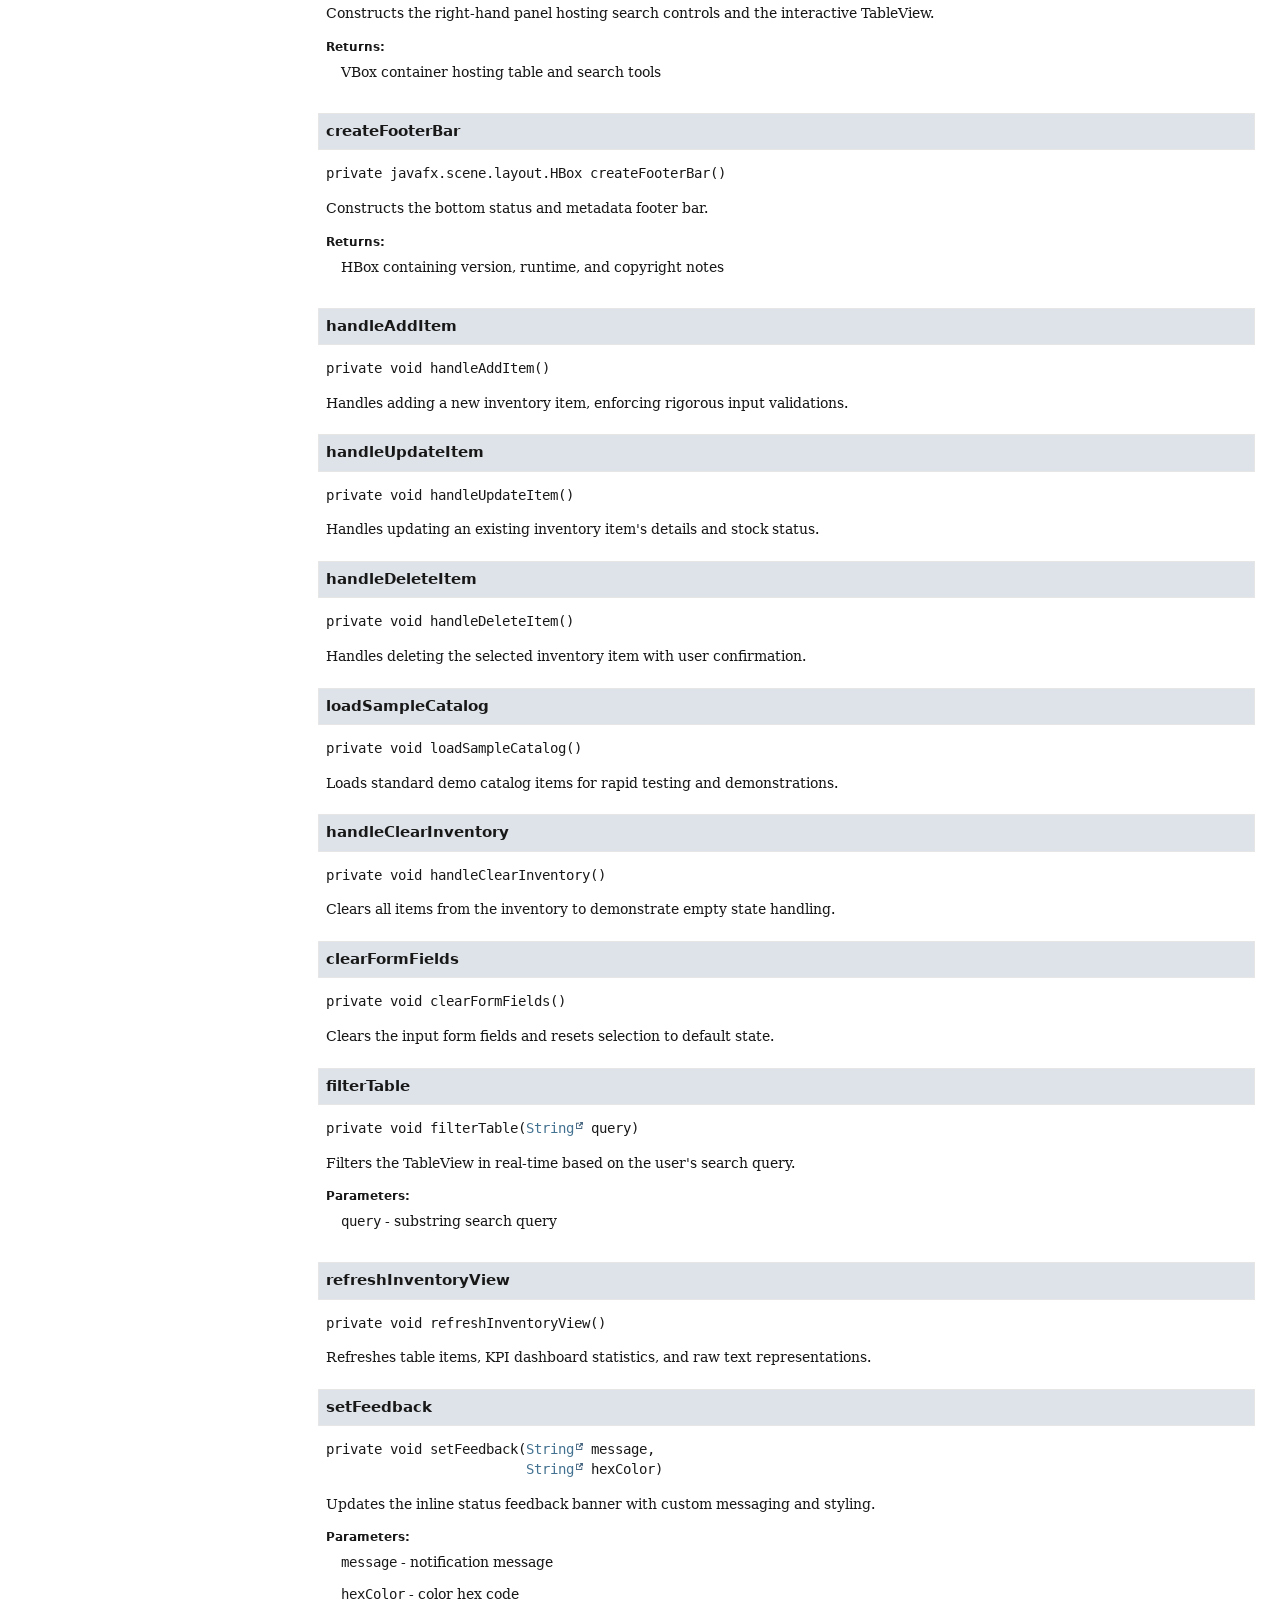
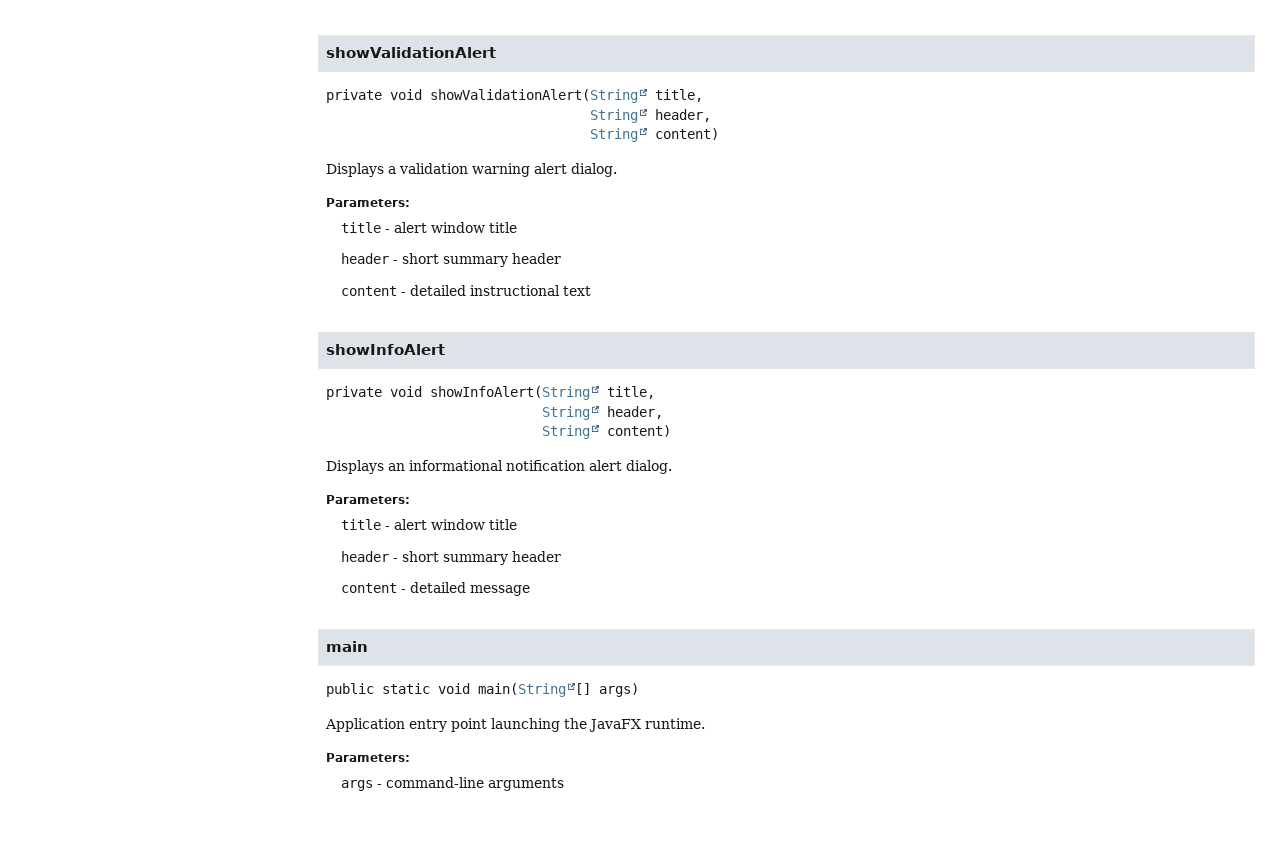
<file: docs/Main.html>
<!DOCTYPE HTML>
<html lang="en">
<head>
<!-- Generated by javadoc (27) on Sun Nov 22 22:12:37 PKT 2026 -->
<title>Main</title>
<meta name="viewport" content="width=device-width, initial-scale=1">
<meta http-equiv="Content-Type" content="text/html; charset=utf-8">
<meta name="dc.created" content="2026-11-22">
<meta name="description" content="declaration: class: Main">
<meta name="generator" content="javadoc/ClassWriter">
<link rel="stylesheet" type="text/css" href="resource-files/stylesheet.css">
<script type="text/javascript" src="script-files/script.js"></script>
</head>
<body class="class-declaration-page">
<script type="text/javascript">const pathtoroot = "./";
loadScripts();
initTheme();
</script>
<noscript>
<div>JavaScript is disabled on your browser.</div>
</noscript>
<header role="banner">
<nav role="navigation">
<!-- ========= START OF TOP NAVBAR ======= -->
<div class="top-nav" id="navbar-top">
<div class="nav-content">
<div class="nav-menu-button"><button id="navbar-toggle-button" aria-controls="navbar-top" aria-expanded="false" aria-label="Toggle navigation links"><span class="nav-bar-toggle-icon">&nbsp;</span><span class="nav-bar-toggle-icon">&nbsp;</span><span class="nav-bar-toggle-icon">&nbsp;</span></button></div>
<div class="skip-nav"><a href="#skip-navbar-top" title="Skip navigation links">Skip navigation links</a></div>
<ul id="navbar-top-firstrow" class="nav-list" title="Navigation">
<li><a href="package-summary.html">Package</a></li>
<li class="nav-bar-cell1-rev">Class</li>
<li><a href="package-tree.html">Tree</a></li>
<li><a href="index-all.html">Index</a></li>
<li><a href="search.html">Search</a></li>
<li><a href="help-doc.html#class">Help</a></li>
<li><button id="theme-button" aria-label="Select Theme" title="Select Theme"></button></li>
</ul>
<div id="theme-panel">
<div>Select Theme</div>
<div><label for="theme-light"><input type="radio" id="theme-light" disabled name="theme" value="theme-light"><span>Light</span></label><label for="theme-dark"><input type="radio" id="theme-dark" disabled name="theme" value="theme-dark"><span>Dark</span></label><label for="theme-os"><input type="radio" id="theme-os" disabled name="theme" value="theme-os"><span>System Setting</span></label></div>
</div>
</div>
</div>
<div class="sub-nav">
<div class="nav-content">
<ol class="sub-nav-list">
<li><a href="package-summary.html" title="Unnamed Package">Unnamed Package</a></li>
<li><a href="Main.html" title="Class Main" class="current-selection">Main</a></li>
</ol>
<div class="nav-list-search"><input type="text" id="search-input" disabled title="Search documentation (type /)" placeholder="Search documentation (type /)" aria-label="Search in documentation" autocomplete="off" spellcheck="false"><input type="reset" id="reset-search" disabled value="Reset"></div>
<div id="search-result-section">
<div class="search-form">
<div><label for="search-input">Search for</label></div>
<div id="search-input-container"></div>
</div>
<div id="search-result-container"></div>
<div class="search-links">
<div><a href="search.html" id="search-page-link">Search page</a></div>
<div><a href="help-doc.html#search">Search help</a></div>
</div>
</div>
</div>
</div>
<!-- ========= END OF TOP NAVBAR ========= -->
<span class="skip-nav" id="skip-navbar-top"></span></nav>
</header>
<div class="main-grid">
<nav role="navigation" class="toc" aria-label="Table of contents">
<div class="toc-header">Contents&nbsp;<input type="text" class="filter-input" disabled title="Filter contents (type .)" placeholder="Filter contents (type .)" aria-label="Filter table of contents" autocomplete="off" spellcheck="false"><input type="reset" class="reset-filter" disabled tabindex="-1" value="Reset">&nbsp;<button class="toc-sort-toggle" id="toc-lexical-order-toggle"><img src="resource-files/sort-a-z.svg" alt="Sort member details in lexicographical order"></button></div>
<ol class="toc-list" tabindex="-1">
<li><a href="#" tabindex="0">Description</a></li>
<li><a href="#nested-class-summary" tabindex="0">Nested Class Summary</a></li>
<li><a href="#field-summary" tabindex="0">Field Summary</a>
<ol class="toc-list">
<li><a href="#fields-inherited-from-class-javafx.application.Application" tabindex="0">Fields inherited from class&nbsp;javafx.application.Application</a></li>
</ol>
</li>
<li><a href="#constructor-summary" tabindex="0">Constructor Summary</a></li>
<li><a href="#method-summary" tabindex="0">Method Summary</a>
<ol class="toc-list">
<li><a href="#methods-inherited-from-class-javafx.application.Application" tabindex="0">Methods inherited from class&nbsp;javafx.application.Application</a></li>
<li><a href="#methods-inherited-from-class-java.lang.Object" tabindex="0">Methods inherited from class&nbsp;Object</a></li>
</ol>
</li>
<li><a href="#field-detail" tabindex="0">Field Details</a>
<ol class="toc-list">
<li><a href="#inventoryManager" tabindex="0">inventoryManager</a></li>
<li><a href="#observableItemList" tabindex="0">observableItemList</a></li>
<li><a href="#inventoryTable" tabindex="0">inventoryTable</a></li>
<li><a href="#nameField" tabindex="0">nameField</a></li>
<li><a href="#quantityField" tabindex="0">quantityField</a></li>
<li><a href="#statusCombo" tabindex="0">statusCombo</a></li>
<li><a href="#searchField" tabindex="0">searchField</a></li>
<li><a href="#rawDataArea" tabindex="0">rawDataArea</a></li>
<li><a href="#totalKpiLabel" tabindex="0">totalKpiLabel</a></li>
<li><a href="#inStockKpiLabel" tabindex="0">inStockKpiLabel</a></li>
<li><a href="#lowStockKpiLabel" tabindex="0">lowStockKpiLabel</a></li>
<li><a href="#outOfStockKpiLabel" tabindex="0">outOfStockKpiLabel</a></li>
<li><a href="#feedbackBanner" tabindex="0">feedbackBanner</a></li>
</ol>
</li>
<li><a href="#constructor-detail" tabindex="0">Constructor Details</a>
<ol class="toc-list">
<li><a href="#%3Cinit%3E()" tabindex="0">Main()</a></li>
</ol>
</li>
<li><a href="#method-detail" tabindex="0">Method Details</a>
<ol class="toc-list">
<li><a href="#start(javafx.stage.Stage)" tabindex="0">start(Stage)</a></li>
<li><a href="#createHeaderBanner()" tabindex="0">createHeaderBanner()</a></li>
<li><a href="#createKpiDashboard()" tabindex="0">createKpiDashboard()</a></li>
<li><a href="#createKpiCard(java.lang.String,javafx.scene.control.Label,java.lang.String,java.lang.String)" tabindex="0">createKpiCard(String, Label, String, String)</a></li>
<li><a href="#createFormPanel()" tabindex="0">createFormPanel()</a></li>
<li><a href="#createTablePanel()" tabindex="0">createTablePanel()</a></li>
<li><a href="#createFooterBar()" tabindex="0">createFooterBar()</a></li>
<li><a href="#handleAddItem()" tabindex="0">handleAddItem()</a></li>
<li><a href="#handleUpdateItem()" tabindex="0">handleUpdateItem()</a></li>
<li><a href="#handleDeleteItem()" tabindex="0">handleDeleteItem()</a></li>
<li><a href="#loadSampleCatalog()" tabindex="0">loadSampleCatalog()</a></li>
<li><a href="#handleClearInventory()" tabindex="0">handleClearInventory()</a></li>
<li><a href="#clearFormFields()" tabindex="0">clearFormFields()</a></li>
<li><a href="#filterTable(java.lang.String)" tabindex="0">filterTable(String)</a></li>
<li><a href="#refreshInventoryView()" tabindex="0">refreshInventoryView()</a></li>
<li><a href="#setFeedback(java.lang.String,java.lang.String)" tabindex="0">setFeedback(String, String)</a></li>
<li><a href="#showValidationAlert(java.lang.String,java.lang.String,java.lang.String)" tabindex="0">showValidationAlert(String, String, String)</a></li>
<li><a href="#showInfoAlert(java.lang.String,java.lang.String,java.lang.String)" tabindex="0">showInfoAlert(String, String, String)</a></li>
<li><a href="#main(java.lang.String%5B%5D)" tabindex="0">main(String[])</a></li>
</ol>
</li>
</ol>
<button class="hide-sidebar"><span>Hide sidebar&nbsp;</span><img src="resource-files/left.svg" alt="Hide sidebar"></button><button class="show-sidebar"><img src="resource-files/right.svg" alt="Show sidebar"><span>&nbsp;Show sidebar</span></button></nav>
<main role="main">
<!-- ======== START OF CLASS DATA ======== -->
<div class="header">
<h1 title="Class Main" class="title">Class Main</h1>
</div>
<div class="inheritance" title="Inheritance Tree"><a href="https://docs.oracle.com/en/java/javase/27/docs/api/java.base/java/lang/Object.html" title="class in java.lang" class="external-link">java.lang.Object</a>
<div class="inheritance">javafx.application.Application
<div class="inheritance">Main</div>
</div>
</div>
<section class="class-description" id="class-description">
<dl class="notes">
<dt>Direct Known Subclasses:</dt>
<dd><code><a href="InventoryApp.html" title="class in Unnamed Package">InventoryApp</a></code></dd>
</dl>
<hr>
<div class="horizontal-scroll">
<div class="type-signature"><span class="modifiers">public class </span><span class="element-name type-name-label">Main</span>
<span class="extends-implements">extends javafx.application.Application</span></div>
<div class="block">Modern JavaFX Graphical User Interface for the Store Inventory Management System.
Implements interactive item registration, live inventory table viewing, real-time search filtering,
stock status classification, KPI statistics cards, and complete input validation according to CLO-5.</div>
<dl class="notes">
<dt>Version:</dt>
<dd>1.0</dd>
<dt>Author:</dt>
<dd>Haseeb Ahmad</dd>
</dl>
</div>
</section>
<section class="summary">
<ul class="summary-list">
<!-- ======== NESTED CLASS SUMMARY ======== -->
<li>
<section class="nested-class-summary" id="nested-class-summary">
<h2>Nested Class Summary</h2>
<div class="inherited-list">
<h3 id="nested-classes-inherited-from-class-javafx.application.Application">Nested classes/interfaces inherited from class&nbsp;javafx.application.Application</h3>
<code>javafx.application.Application.Parameters</code></div>
</section>
</li>
<!-- =========== FIELD SUMMARY =========== -->
<li>
<section class="field-summary" id="field-summary">
<h2>Field Summary</h2>
<div class="caption"><span>Fields</span></div>
<div class="summary-table three-column-summary">
<div class="table-header col-first">Modifier and Type</div>
<div class="table-header col-second">Field</div>
<div class="table-header col-last">Description</div>
<div class="col-first even-row-color"><code>private javafx.scene.control.Label</code></div>
<div class="col-second even-row-color"><code><a href="#feedbackBanner" class="member-name-link">feedbackBanner</a></code></div>
<div class="col-last even-row-color">
<div class="block">Inline banner displaying real-time feedback status and validation warnings.</div>
</div>
<div class="col-first odd-row-color"><code>private javafx.scene.control.Label</code></div>
<div class="col-second odd-row-color"><code><a href="#inStockKpiLabel" class="member-name-link">inStockKpiLabel</a></code></div>
<div class="col-last odd-row-color">
<div class="block">KPI display label for items with abundant stock.</div>
</div>
<div class="col-first even-row-color"><code>private <a href="InventoryManager.html" title="class in Unnamed Package">InventoryManager</a></code></div>
<div class="col-second even-row-color"><code><a href="#inventoryManager" class="member-name-link">inventoryManager</a></code></div>
<div class="col-last even-row-color">
<div class="block">Central inventory business controller.</div>
</div>
<div class="col-first odd-row-color"><code>private javafx.scene.control.TableView<wbr>&lt;<a href="InventoryItem.html" title="class in Unnamed Package">InventoryItem</a>&gt;</code></div>
<div class="col-second odd-row-color"><code><a href="#inventoryTable" class="member-name-link">inventoryTable</a></code></div>
<div class="col-last odd-row-color">
<div class="block">Primary interactive table displaying inventory records.</div>
</div>
<div class="col-first even-row-color"><code>private javafx.scene.control.Label</code></div>
<div class="col-second even-row-color"><code><a href="#lowStockKpiLabel" class="member-name-link">lowStockKpiLabel</a></code></div>
<div class="col-last even-row-color">
<div class="block">KPI display label for items with critical low stock.</div>
</div>
<div class="col-first odd-row-color"><code>private javafx.scene.control.TextField</code></div>
<div class="col-second odd-row-color"><code><a href="#nameField" class="member-name-link">nameField</a></code></div>
<div class="col-last odd-row-color">
<div class="block">Text input field for the item's commercial name.</div>
</div>
<div class="col-first even-row-color"><code>private javafx.collections.ObservableList<wbr>&lt;<a href="InventoryItem.html" title="class in Unnamed Package">InventoryItem</a>&gt;</code></div>
<div class="col-second even-row-color"><code><a href="#observableItemList" class="member-name-link">observableItemList</a></code></div>
<div class="col-last even-row-color">
<div class="block">Observable collection backing the JavaFX TableView.</div>
</div>
<div class="col-first odd-row-color"><code>private javafx.scene.control.Label</code></div>
<div class="col-second odd-row-color"><code><a href="#outOfStockKpiLabel" class="member-name-link">outOfStockKpiLabel</a></code></div>
<div class="col-last odd-row-color">
<div class="block">KPI display label for items completely depleted.</div>
</div>
<div class="col-first even-row-color"><code>private javafx.scene.control.TextField</code></div>
<div class="col-second even-row-color"><code><a href="#quantityField" class="member-name-link">quantityField</a></code></div>
<div class="col-last even-row-color">
<div class="block">Text input field for the item's stock quantity.</div>
</div>
<div class="col-first odd-row-color"><code>private javafx.scene.control.TextArea</code></div>
<div class="col-second odd-row-color"><code><a href="#rawDataArea" class="member-name-link">rawDataArea</a></code></div>
<div class="col-last odd-row-color">
<div class="block">Raw text area displaying CSV data export.</div>
</div>
<div class="col-first even-row-color"><code>private javafx.scene.control.TextField</code></div>
<div class="col-second even-row-color"><code><a href="#searchField" class="member-name-link">searchField</a></code></div>
<div class="col-last even-row-color">
<div class="block">Real-time search query text field for instant table filtering.</div>
</div>
<div class="col-first odd-row-color"><code>private javafx.scene.control.ComboBox<wbr>&lt;<a href="https://docs.oracle.com/en/java/javase/27/docs/api/java.base/java/lang/String.html" title="class in java.lang" class="external-link">String</a>&gt;</code></div>
<div class="col-second odd-row-color"><code><a href="#statusCombo" class="member-name-link">statusCombo</a></code></div>
<div class="col-last odd-row-color">
<div class="block">Dropdown selection for stock status mode or manual override.</div>
</div>
<div class="col-first even-row-color"><code>private javafx.scene.control.Label</code></div>
<div class="col-second even-row-color"><code><a href="#totalKpiLabel" class="member-name-link">totalKpiLabel</a></code></div>
<div class="col-last even-row-color">
<div class="block">KPI display label for total inventory item count.</div>
</div>
</div>
<div class="inherited-list">
<h3 id="fields-inherited-from-class-javafx.application.Application">Fields inherited from class&nbsp;javafx.application.Application</h3>
<code>STYLESHEET_CASPIAN, STYLESHEET_MODENA</code></div>
</section>
</li>
<!-- ======== CONSTRUCTOR SUMMARY ======== -->
<li>
<section class="constructor-summary" id="constructor-summary">
<h2>Constructor Summary</h2>
<div class="caption"><span>Constructors</span></div>
<div class="summary-table two-column-summary">
<div class="table-header col-first">Constructor</div>
<div class="table-header col-last">Description</div>
<div class="col-constructor-name even-row-color"><code><a href="#%3Cinit%3E()" class="member-name-link">Main</a>()</code></div>
<div class="col-last even-row-color">
<div class="block">Default constructor initializing UI state.</div>
</div>
</div>
</section>
</li>
<!-- ========== METHOD SUMMARY =========== -->
<li>
<section class="method-summary" id="method-summary">
<h2>Method Summary</h2>
<div id="method-summary-table">
<div class="table-tabs" role="tablist" aria-orientation="horizontal"><button id="method-summary-table-tab0" role="tab" aria-selected="true" aria-controls="method-summary-table.tabpanel" tabindex="0" onkeydown="switchTab(event)" onclick="show('method-summary-table', 'method-summary-table', 3)" class="active-table-tab">All Methods</button><button id="method-summary-table-tab1" role="tab" aria-selected="false" aria-controls="method-summary-table.tabpanel" tabindex="-1" onkeydown="switchTab(event)" onclick="show('method-summary-table', 'method-summary-table-tab1', 3)" class="table-tab">Static Methods</button><button id="method-summary-table-tab2" role="tab" aria-selected="false" aria-controls="method-summary-table.tabpanel" tabindex="-1" onkeydown="switchTab(event)" onclick="show('method-summary-table', 'method-summary-table-tab2', 3)" class="table-tab">Instance Methods</button><button id="method-summary-table-tab4" role="tab" aria-selected="false" aria-controls="method-summary-table.tabpanel" tabindex="-1" onkeydown="switchTab(event)" onclick="show('method-summary-table', 'method-summary-table-tab4', 3)" class="table-tab">Concrete Methods</button></div>
<div id="method-summary-table.tabpanel" role="tabpanel" aria-labelledby="method-summary-table-tab0">
<div class="summary-table three-column-summary">
<div class="table-header col-first">Modifier and Type</div>
<div class="table-header col-second">Method</div>
<div class="table-header col-last">Description</div>
<div class="col-first even-row-color method-summary-table method-summary-table-tab2 method-summary-table-tab4"><code>private void</code></div>
<div class="col-second even-row-color method-summary-table method-summary-table-tab2 method-summary-table-tab4"><code><a href="#clearFormFields()" class="member-name-link">clearFormFields</a>()</code></div>
<div class="col-last even-row-color method-summary-table method-summary-table-tab2 method-summary-table-tab4">
<div class="block">Clears the input form fields and resets selection to default state.</div>
</div>
<div class="col-first odd-row-color method-summary-table method-summary-table-tab2 method-summary-table-tab4"><code>private javafx.scene.layout.HBox</code></div>
<div class="col-second odd-row-color method-summary-table method-summary-table-tab2 method-summary-table-tab4"><code><a href="#createFooterBar()" class="member-name-link">createFooterBar</a>()</code></div>
<div class="col-last odd-row-color method-summary-table method-summary-table-tab2 method-summary-table-tab4">
<div class="block">Constructs the bottom status and metadata footer bar.</div>
</div>
<div class="col-first even-row-color method-summary-table method-summary-table-tab2 method-summary-table-tab4"><code>private javafx.scene.layout.VBox</code></div>
<div class="col-second even-row-color method-summary-table method-summary-table-tab2 method-summary-table-tab4"><code><a href="#createFormPanel()" class="member-name-link">createFormPanel</a>()</code></div>
<div class="col-last even-row-color method-summary-table method-summary-table-tab2 method-summary-table-tab4">
<div class="block">Constructs the left-hand form panel containing inputs, validations, and action buttons.</div>
</div>
<div class="col-first odd-row-color method-summary-table method-summary-table-tab2 method-summary-table-tab4"><code>private javafx.scene.layout.HBox</code></div>
<div class="col-second odd-row-color method-summary-table method-summary-table-tab2 method-summary-table-tab4"><code><a href="#createHeaderBanner()" class="member-name-link">createHeaderBanner</a>()</code></div>
<div class="col-last odd-row-color method-summary-table method-summary-table-tab2 method-summary-table-tab4">
<div class="block">Constructs the top title banner displaying institution and course identification.</div>
</div>
<div class="col-first even-row-color method-summary-table method-summary-table-tab2 method-summary-table-tab4"><code>private javafx.scene.layout.VBox</code></div>
<div class="col-second even-row-color method-summary-table method-summary-table-tab2 method-summary-table-tab4"><code><a href="#createKpiCard(java.lang.String,javafx.scene.control.Label,java.lang.String,java.lang.String)" class="member-name-link">createKpiCard</a><wbr>(<a href="https://docs.oracle.com/en/java/javase/27/docs/api/java.base/java/lang/String.html" title="class in java.lang" class="external-link">String</a>&nbsp;title,
 javafx.scene.control.Label&nbsp;valueLabel,
 <a href="https://docs.oracle.com/en/java/javase/27/docs/api/java.base/java/lang/String.html" title="class in java.lang" class="external-link">String</a>&nbsp;accentHex,
 <a href="https://docs.oracle.com/en/java/javase/27/docs/api/java.base/java/lang/String.html" title="class in java.lang" class="external-link">String</a>&nbsp;bgHex)</code></div>
<div class="col-last even-row-color method-summary-table method-summary-table-tab2 method-summary-table-tab4">
<div class="block">Helper to render an individual stylized metric summary card.</div>
</div>
<div class="col-first odd-row-color method-summary-table method-summary-table-tab2 method-summary-table-tab4"><code>private javafx.scene.layout.HBox</code></div>
<div class="col-second odd-row-color method-summary-table method-summary-table-tab2 method-summary-table-tab4"><code><a href="#createKpiDashboard()" class="member-name-link">createKpiDashboard</a>()</code></div>
<div class="col-last odd-row-color method-summary-table method-summary-table-tab2 method-summary-table-tab4">
<div class="block">Creates the KPI dashboard row displaying live stock metrics cards.</div>
</div>
<div class="col-first even-row-color method-summary-table method-summary-table-tab2 method-summary-table-tab4"><code>private javafx.scene.layout.VBox</code></div>
<div class="col-second even-row-color method-summary-table method-summary-table-tab2 method-summary-table-tab4"><code><a href="#createTablePanel()" class="member-name-link">createTablePanel</a>()</code></div>
<div class="col-last even-row-color method-summary-table method-summary-table-tab2 method-summary-table-tab4">
<div class="block">Constructs the right-hand panel hosting search controls and the interactive TableView.</div>
</div>
<div class="col-first odd-row-color method-summary-table method-summary-table-tab2 method-summary-table-tab4"><code>private void</code></div>
<div class="col-second odd-row-color method-summary-table method-summary-table-tab2 method-summary-table-tab4"><code><a href="#filterTable(java.lang.String)" class="member-name-link">filterTable</a><wbr>(<a href="https://docs.oracle.com/en/java/javase/27/docs/api/java.base/java/lang/String.html" title="class in java.lang" class="external-link">String</a>&nbsp;query)</code></div>
<div class="col-last odd-row-color method-summary-table method-summary-table-tab2 method-summary-table-tab4">
<div class="block">Filters the TableView in real-time based on the user's search query.</div>
</div>
<div class="col-first even-row-color method-summary-table method-summary-table-tab2 method-summary-table-tab4"><code>private void</code></div>
<div class="col-second even-row-color method-summary-table method-summary-table-tab2 method-summary-table-tab4"><code><a href="#handleAddItem()" class="member-name-link">handleAddItem</a>()</code></div>
<div class="col-last even-row-color method-summary-table method-summary-table-tab2 method-summary-table-tab4">
<div class="block">Handles adding a new inventory item, enforcing rigorous input validations.</div>
</div>
<div class="col-first odd-row-color method-summary-table method-summary-table-tab2 method-summary-table-tab4"><code>private void</code></div>
<div class="col-second odd-row-color method-summary-table method-summary-table-tab2 method-summary-table-tab4"><code><a href="#handleClearInventory()" class="member-name-link">handleClearInventory</a>()</code></div>
<div class="col-last odd-row-color method-summary-table method-summary-table-tab2 method-summary-table-tab4">
<div class="block">Clears all items from the inventory to demonstrate empty state handling.</div>
</div>
<div class="col-first even-row-color method-summary-table method-summary-table-tab2 method-summary-table-tab4"><code>private void</code></div>
<div class="col-second even-row-color method-summary-table method-summary-table-tab2 method-summary-table-tab4"><code><a href="#handleDeleteItem()" class="member-name-link">handleDeleteItem</a>()</code></div>
<div class="col-last even-row-color method-summary-table method-summary-table-tab2 method-summary-table-tab4">
<div class="block">Handles deleting the selected inventory item with user confirmation.</div>
</div>
<div class="col-first odd-row-color method-summary-table method-summary-table-tab2 method-summary-table-tab4"><code>private void</code></div>
<div class="col-second odd-row-color method-summary-table method-summary-table-tab2 method-summary-table-tab4"><code><a href="#handleUpdateItem()" class="member-name-link">handleUpdateItem</a>()</code></div>
<div class="col-last odd-row-color method-summary-table method-summary-table-tab2 method-summary-table-tab4">
<div class="block">Handles updating an existing inventory item's details and stock status.</div>
</div>
<div class="col-first even-row-color method-summary-table method-summary-table-tab2 method-summary-table-tab4"><code>private void</code></div>
<div class="col-second even-row-color method-summary-table method-summary-table-tab2 method-summary-table-tab4"><code><a href="#loadSampleCatalog()" class="member-name-link">loadSampleCatalog</a>()</code></div>
<div class="col-last even-row-color method-summary-table method-summary-table-tab2 method-summary-table-tab4">
<div class="block">Loads standard demo catalog items for rapid testing and demonstrations.</div>
</div>
<div class="col-first odd-row-color method-summary-table method-summary-table-tab1 method-summary-table-tab4"><code>static void</code></div>
<div class="col-second odd-row-color method-summary-table method-summary-table-tab1 method-summary-table-tab4"><code><a href="#main(java.lang.String%5B%5D)" class="member-name-link">main</a><wbr>(<a href="https://docs.oracle.com/en/java/javase/27/docs/api/java.base/java/lang/String.html" title="class in java.lang" class="external-link">String</a>[]&nbsp;args)</code></div>
<div class="col-last odd-row-color method-summary-table method-summary-table-tab1 method-summary-table-tab4">
<div class="block">Application entry point launching the JavaFX runtime.</div>
</div>
<div class="col-first even-row-color method-summary-table method-summary-table-tab2 method-summary-table-tab4"><code>private void</code></div>
<div class="col-second even-row-color method-summary-table method-summary-table-tab2 method-summary-table-tab4"><code><a href="#refreshInventoryView()" class="member-name-link">refreshInventoryView</a>()</code></div>
<div class="col-last even-row-color method-summary-table method-summary-table-tab2 method-summary-table-tab4">
<div class="block">Refreshes table items, KPI dashboard statistics, and raw text representations.</div>
</div>
<div class="col-first odd-row-color method-summary-table method-summary-table-tab2 method-summary-table-tab4"><code>private void</code></div>
<div class="col-second odd-row-color method-summary-table method-summary-table-tab2 method-summary-table-tab4"><code><a href="#setFeedback(java.lang.String,java.lang.String)" class="member-name-link">setFeedback</a><wbr>(<a href="https://docs.oracle.com/en/java/javase/27/docs/api/java.base/java/lang/String.html" title="class in java.lang" class="external-link">String</a>&nbsp;message,
 <a href="https://docs.oracle.com/en/java/javase/27/docs/api/java.base/java/lang/String.html" title="class in java.lang" class="external-link">String</a>&nbsp;hexColor)</code></div>
<div class="col-last odd-row-color method-summary-table method-summary-table-tab2 method-summary-table-tab4">
<div class="block">Updates the inline status feedback banner with custom messaging and styling.</div>
</div>
<div class="col-first even-row-color method-summary-table method-summary-table-tab2 method-summary-table-tab4"><code>private void</code></div>
<div class="col-second even-row-color method-summary-table method-summary-table-tab2 method-summary-table-tab4"><code><a href="#showInfoAlert(java.lang.String,java.lang.String,java.lang.String)" class="member-name-link">showInfoAlert</a><wbr>(<a href="https://docs.oracle.com/en/java/javase/27/docs/api/java.base/java/lang/String.html" title="class in java.lang" class="external-link">String</a>&nbsp;title,
 <a href="https://docs.oracle.com/en/java/javase/27/docs/api/java.base/java/lang/String.html" title="class in java.lang" class="external-link">String</a>&nbsp;header,
 <a href="https://docs.oracle.com/en/java/javase/27/docs/api/java.base/java/lang/String.html" title="class in java.lang" class="external-link">String</a>&nbsp;content)</code></div>
<div class="col-last even-row-color method-summary-table method-summary-table-tab2 method-summary-table-tab4">
<div class="block">Displays an informational notification alert dialog.</div>
</div>
<div class="col-first odd-row-color method-summary-table method-summary-table-tab2 method-summary-table-tab4"><code>private void</code></div>
<div class="col-second odd-row-color method-summary-table method-summary-table-tab2 method-summary-table-tab4"><code><a href="#showValidationAlert(java.lang.String,java.lang.String,java.lang.String)" class="member-name-link">showValidationAlert</a><wbr>(<a href="https://docs.oracle.com/en/java/javase/27/docs/api/java.base/java/lang/String.html" title="class in java.lang" class="external-link">String</a>&nbsp;title,
 <a href="https://docs.oracle.com/en/java/javase/27/docs/api/java.base/java/lang/String.html" title="class in java.lang" class="external-link">String</a>&nbsp;header,
 <a href="https://docs.oracle.com/en/java/javase/27/docs/api/java.base/java/lang/String.html" title="class in java.lang" class="external-link">String</a>&nbsp;content)</code></div>
<div class="col-last odd-row-color method-summary-table method-summary-table-tab2 method-summary-table-tab4">
<div class="block">Displays a validation warning alert dialog.</div>
</div>
<div class="col-first even-row-color method-summary-table method-summary-table-tab2 method-summary-table-tab4"><code>void</code></div>
<div class="col-second even-row-color method-summary-table method-summary-table-tab2 method-summary-table-tab4"><code><a href="#start(javafx.stage.Stage)" class="member-name-link">start</a><wbr>(javafx.stage.Stage&nbsp;primaryStage)</code></div>
<div class="col-last even-row-color method-summary-table method-summary-table-tab2 method-summary-table-tab4">
<div class="block">Initializes the JavaFX primary application window and orchestrates the layout hierarchy.</div>
</div>
</div>
</div>
</div>
<div class="inherited-list">
<h3 id="methods-inherited-from-class-javafx.application.Application">Methods inherited from class&nbsp;javafx.application.Application</h3>
<code>getHostServices, getParameters, getUserAgentStylesheet, init, launch, launch, notifyPreloader, setUserAgentStylesheet, stop</code></div>
<div class="inherited-list">
<h3 id="methods-inherited-from-class-java.lang.Object">Methods inherited from class&nbsp;<a href="https://docs.oracle.com/en/java/javase/27/docs/api/java.base/java/lang/Object.html#method-summary" title="class in java.lang" class="external-link">Object</a></h3>
<code><a href="https://docs.oracle.com/en/java/javase/27/docs/api/java.base/java/lang/Object.html#clone()" title="clone()" class="external-link">clone</a>, <a href="https://docs.oracle.com/en/java/javase/27/docs/api/java.base/java/lang/Object.html#equals(java.lang.Object)" title="equals(Object)" class="external-link">equals</a>, <a href="https://docs.oracle.com/en/java/javase/27/docs/api/java.base/java/lang/Object.html#finalize()" title="finalize()" class="external-link">finalize</a>, <a href="https://docs.oracle.com/en/java/javase/27/docs/api/java.base/java/lang/Object.html#getClass()" title="getClass()" class="external-link">getClass</a>, <a href="https://docs.oracle.com/en/java/javase/27/docs/api/java.base/java/lang/Object.html#hashCode()" title="hashCode()" class="external-link">hashCode</a>, <a href="https://docs.oracle.com/en/java/javase/27/docs/api/java.base/java/lang/Object.html#notify()" title="notify()" class="external-link">notify</a>, <a href="https://docs.oracle.com/en/java/javase/27/docs/api/java.base/java/lang/Object.html#notifyAll()" title="notifyAll()" class="external-link">notifyAll</a>, <a href="https://docs.oracle.com/en/java/javase/27/docs/api/java.base/java/lang/Object.html#toString()" title="toString()" class="external-link">toString</a>, <a href="https://docs.oracle.com/en/java/javase/27/docs/api/java.base/java/lang/Object.html#wait()" title="wait()" class="external-link">wait</a>, <a href="https://docs.oracle.com/en/java/javase/27/docs/api/java.base/java/lang/Object.html#wait(long)" title="wait(long)" class="external-link">wait</a>, <a href="https://docs.oracle.com/en/java/javase/27/docs/api/java.base/java/lang/Object.html#wait(long,int)" title="wait(long, int)" class="external-link">wait</a></code></div>
</section>
</li>
</ul>
</section>
<section class="details">
<ul class="details-list">
<!-- ============ FIELD DETAIL =========== -->
<li>
<section class="field-details" id="field-detail">
<h2>Field Details</h2>
<ul class="member-list">
<li>
<section class="detail" id="inventoryManager">
<h3>inventoryManager</h3>
<div class="horizontal-scroll">
<div class="member-signature"><span class="modifiers">private</span>&nbsp;<span class="return-type"><a href="InventoryManager.html" title="class in Unnamed Package">InventoryManager</a></span>&nbsp;<span class="element-name">inventoryManager</span></div>
<div class="block">Central inventory business controller.</div>
</div>
</section>
</li>
<li>
<section class="detail" id="observableItemList">
<h3>observableItemList</h3>
<div class="horizontal-scroll">
<div class="member-signature"><span class="modifiers">private</span>&nbsp;<span class="return-type">javafx.collections.ObservableList&lt;<a href="InventoryItem.html" title="class in Unnamed Package">InventoryItem</a>&gt;</span>&nbsp;<span class="element-name">observableItemList</span></div>
<div class="block">Observable collection backing the JavaFX TableView.</div>
</div>
</section>
</li>
<li>
<section class="detail" id="inventoryTable">
<h3>inventoryTable</h3>
<div class="horizontal-scroll">
<div class="member-signature"><span class="modifiers">private</span>&nbsp;<span class="return-type">javafx.scene.control.TableView&lt;<a href="InventoryItem.html" title="class in Unnamed Package">InventoryItem</a>&gt;</span>&nbsp;<span class="element-name">inventoryTable</span></div>
<div class="block">Primary interactive table displaying inventory records.</div>
</div>
</section>
</li>
<li>
<section class="detail" id="nameField">
<h3>nameField</h3>
<div class="horizontal-scroll">
<div class="member-signature"><span class="modifiers">private</span>&nbsp;<span class="return-type">javafx.scene.control.TextField</span>&nbsp;<span class="element-name">nameField</span></div>
<div class="block">Text input field for the item's commercial name.</div>
</div>
</section>
</li>
<li>
<section class="detail" id="quantityField">
<h3>quantityField</h3>
<div class="horizontal-scroll">
<div class="member-signature"><span class="modifiers">private</span>&nbsp;<span class="return-type">javafx.scene.control.TextField</span>&nbsp;<span class="element-name">quantityField</span></div>
<div class="block">Text input field for the item's stock quantity.</div>
</div>
</section>
</li>
<li>
<section class="detail" id="statusCombo">
<h3>statusCombo</h3>
<div class="horizontal-scroll">
<div class="member-signature"><span class="modifiers">private</span>&nbsp;<span class="return-type">javafx.scene.control.ComboBox&lt;<a href="https://docs.oracle.com/en/java/javase/27/docs/api/java.base/java/lang/String.html" title="class in java.lang" class="external-link">String</a>&gt;</span>&nbsp;<span class="element-name">statusCombo</span></div>
<div class="block">Dropdown selection for stock status mode or manual override.</div>
</div>
</section>
</li>
<li>
<section class="detail" id="searchField">
<h3>searchField</h3>
<div class="horizontal-scroll">
<div class="member-signature"><span class="modifiers">private</span>&nbsp;<span class="return-type">javafx.scene.control.TextField</span>&nbsp;<span class="element-name">searchField</span></div>
<div class="block">Real-time search query text field for instant table filtering.</div>
</div>
</section>
</li>
<li>
<section class="detail" id="rawDataArea">
<h3>rawDataArea</h3>
<div class="horizontal-scroll">
<div class="member-signature"><span class="modifiers">private</span>&nbsp;<span class="return-type">javafx.scene.control.TextArea</span>&nbsp;<span class="element-name">rawDataArea</span></div>
<div class="block">Raw text area displaying CSV data export.</div>
</div>
</section>
</li>
<li>
<section class="detail" id="totalKpiLabel">
<h3>totalKpiLabel</h3>
<div class="horizontal-scroll">
<div class="member-signature"><span class="modifiers">private</span>&nbsp;<span class="return-type">javafx.scene.control.Label</span>&nbsp;<span class="element-name">totalKpiLabel</span></div>
<div class="block">KPI display label for total inventory item count.</div>
</div>
</section>
</li>
<li>
<section class="detail" id="inStockKpiLabel">
<h3>inStockKpiLabel</h3>
<div class="horizontal-scroll">
<div class="member-signature"><span class="modifiers">private</span>&nbsp;<span class="return-type">javafx.scene.control.Label</span>&nbsp;<span class="element-name">inStockKpiLabel</span></div>
<div class="block">KPI display label for items with abundant stock.</div>
</div>
</section>
</li>
<li>
<section class="detail" id="lowStockKpiLabel">
<h3>lowStockKpiLabel</h3>
<div class="horizontal-scroll">
<div class="member-signature"><span class="modifiers">private</span>&nbsp;<span class="return-type">javafx.scene.control.Label</span>&nbsp;<span class="element-name">lowStockKpiLabel</span></div>
<div class="block">KPI display label for items with critical low stock.</div>
</div>
</section>
</li>
<li>
<section class="detail" id="outOfStockKpiLabel">
<h3>outOfStockKpiLabel</h3>
<div class="horizontal-scroll">
<div class="member-signature"><span class="modifiers">private</span>&nbsp;<span class="return-type">javafx.scene.control.Label</span>&nbsp;<span class="element-name">outOfStockKpiLabel</span></div>
<div class="block">KPI display label for items completely depleted.</div>
</div>
</section>
</li>
<li>
<section class="detail" id="feedbackBanner">
<h3>feedbackBanner</h3>
<div class="horizontal-scroll">
<div class="member-signature"><span class="modifiers">private</span>&nbsp;<span class="return-type">javafx.scene.control.Label</span>&nbsp;<span class="element-name">feedbackBanner</span></div>
<div class="block">Inline banner displaying real-time feedback status and validation warnings.</div>
</div>
</section>
</li>
</ul>
</section>
</li>
<!-- ========= CONSTRUCTOR DETAIL ======== -->
<li>
<section class="constructor-details" id="constructor-detail">
<h2>Constructor Details</h2>
<ul class="member-list">
<li>
<section class="detail" id="&lt;init&gt;()">
<h3>Main</h3>
<div class="horizontal-scroll">
<div class="member-signature"><span class="modifiers">public</span>&nbsp;<span class="element-name">Main</span>()</div>
<div class="block">Default constructor initializing UI state.</div>
</div>
</section>
</li>
</ul>
</section>
</li>
<!-- ============ METHOD DETAIL ========== -->
<li>
<section class="method-details" id="method-detail">
<h2>Method Details</h2>
<ul class="member-list">
<li>
<section class="detail" id="start(javafx.stage.Stage)">
<h3>start</h3>
<div class="horizontal-scroll">
<div class="member-signature"><span class="modifiers">public</span>&nbsp;<span class="return-type">void</span>&nbsp;<span class="element-name">start</span><wbr><span class="parameters">(javafx.stage.Stage&nbsp;primaryStage)</span></div>
<div class="block">Initializes the JavaFX primary application window and orchestrates the layout hierarchy.</div>
<dl class="notes">
<dt>Specified by:</dt>
<dd><code>start</code>&nbsp;in class&nbsp;<code>javafx.application.Application</code></dd>
<dt>Parameters:</dt>
<dd><code>primaryStage</code> - the primary window stage provided by the JavaFX runtime</dd>
</dl>
</div>
</section>
</li>
<li>
<section class="detail" id="createHeaderBanner()">
<h3>createHeaderBanner</h3>
<div class="horizontal-scroll">
<div class="member-signature"><span class="modifiers">private</span>&nbsp;<span class="return-type">javafx.scene.layout.HBox</span>&nbsp;<span class="element-name">createHeaderBanner</span>()</div>
<div class="block">Constructs the top title banner displaying institution and course identification.</div>
<dl class="notes">
<dt>Returns:</dt>
<dd>HBox container with formatted labels</dd>
</dl>
</div>
</section>
</li>
<li>
<section class="detail" id="createKpiDashboard()">
<h3>createKpiDashboard</h3>
<div class="horizontal-scroll">
<div class="member-signature"><span class="modifiers">private</span>&nbsp;<span class="return-type">javafx.scene.layout.HBox</span>&nbsp;<span class="element-name">createKpiDashboard</span>()</div>
<div class="block">Creates the KPI dashboard row displaying live stock metrics cards.</div>
<dl class="notes">
<dt>Returns:</dt>
<dd>HBox with 4 responsive statistic cards</dd>
</dl>
</div>
</section>
</li>
<li>
<section class="detail" id="createKpiCard(java.lang.String,javafx.scene.control.Label,java.lang.String,java.lang.String)">
<h3>createKpiCard</h3>
<div class="horizontal-scroll">
<div class="member-signature"><span class="modifiers">private</span>&nbsp;<span class="return-type">javafx.scene.layout.VBox</span>&nbsp;<span class="element-name">createKpiCard</span><wbr><span class="parameters">(<a href="https://docs.oracle.com/en/java/javase/27/docs/api/java.base/java/lang/String.html" title="class in java.lang" class="external-link">String</a>&nbsp;title,
 javafx.scene.control.Label&nbsp;valueLabel,
 <a href="https://docs.oracle.com/en/java/javase/27/docs/api/java.base/java/lang/String.html" title="class in java.lang" class="external-link">String</a>&nbsp;accentHex,
 <a href="https://docs.oracle.com/en/java/javase/27/docs/api/java.base/java/lang/String.html" title="class in java.lang" class="external-link">String</a>&nbsp;bgHex)</span></div>
<div class="block">Helper to render an individual stylized metric summary card.</div>
<dl class="notes">
<dt>Parameters:</dt>
<dd><code>title</code> - card category header</dd>
<dd><code>valueLabel</code> - metric counter label</dd>
<dd><code>accentHex</code> - accent brand color hex code</dd>
<dd><code>bgHex</code> - background card tint hex code</dd>
<dt>Returns:</dt>
<dd>configured VBox container</dd>
</dl>
</div>
</section>
</li>
<li>
<section class="detail" id="createFormPanel()">
<h3>createFormPanel</h3>
<div class="horizontal-scroll">
<div class="member-signature"><span class="modifiers">private</span>&nbsp;<span class="return-type">javafx.scene.layout.VBox</span>&nbsp;<span class="element-name">createFormPanel</span>()</div>
<div class="block">Constructs the left-hand form panel containing inputs, validations, and action buttons.</div>
<dl class="notes">
<dt>Returns:</dt>
<dd>VBox container representing the management form</dd>
</dl>
</div>
</section>
</li>
<li>
<section class="detail" id="createTablePanel()">
<h3>createTablePanel</h3>
<div class="horizontal-scroll">
<div class="member-signature"><span class="modifiers">private</span>&nbsp;<span class="return-type">javafx.scene.layout.VBox</span>&nbsp;<span class="element-name">createTablePanel</span>()</div>
<div class="block">Constructs the right-hand panel hosting search controls and the interactive TableView.</div>
<dl class="notes">
<dt>Returns:</dt>
<dd>VBox container hosting table and search tools</dd>
</dl>
</div>
</section>
</li>
<li>
<section class="detail" id="createFooterBar()">
<h3>createFooterBar</h3>
<div class="horizontal-scroll">
<div class="member-signature"><span class="modifiers">private</span>&nbsp;<span class="return-type">javafx.scene.layout.HBox</span>&nbsp;<span class="element-name">createFooterBar</span>()</div>
<div class="block">Constructs the bottom status and metadata footer bar.</div>
<dl class="notes">
<dt>Returns:</dt>
<dd>HBox containing version, runtime, and copyright notes</dd>
</dl>
</div>
</section>
</li>
<li>
<section class="detail" id="handleAddItem()">
<h3>handleAddItem</h3>
<div class="horizontal-scroll">
<div class="member-signature"><span class="modifiers">private</span>&nbsp;<span class="return-type">void</span>&nbsp;<span class="element-name">handleAddItem</span>()</div>
<div class="block">Handles adding a new inventory item, enforcing rigorous input validations.</div>
</div>
</section>
</li>
<li>
<section class="detail" id="handleUpdateItem()">
<h3>handleUpdateItem</h3>
<div class="horizontal-scroll">
<div class="member-signature"><span class="modifiers">private</span>&nbsp;<span class="return-type">void</span>&nbsp;<span class="element-name">handleUpdateItem</span>()</div>
<div class="block">Handles updating an existing inventory item's details and stock status.</div>
</div>
</section>
</li>
<li>
<section class="detail" id="handleDeleteItem()">
<h3>handleDeleteItem</h3>
<div class="horizontal-scroll">
<div class="member-signature"><span class="modifiers">private</span>&nbsp;<span class="return-type">void</span>&nbsp;<span class="element-name">handleDeleteItem</span>()</div>
<div class="block">Handles deleting the selected inventory item with user confirmation.</div>
</div>
</section>
</li>
<li>
<section class="detail" id="loadSampleCatalog()">
<h3>loadSampleCatalog</h3>
<div class="horizontal-scroll">
<div class="member-signature"><span class="modifiers">private</span>&nbsp;<span class="return-type">void</span>&nbsp;<span class="element-name">loadSampleCatalog</span>()</div>
<div class="block">Loads standard demo catalog items for rapid testing and demonstrations.</div>
</div>
</section>
</li>
<li>
<section class="detail" id="handleClearInventory()">
<h3>handleClearInventory</h3>
<div class="horizontal-scroll">
<div class="member-signature"><span class="modifiers">private</span>&nbsp;<span class="return-type">void</span>&nbsp;<span class="element-name">handleClearInventory</span>()</div>
<div class="block">Clears all items from the inventory to demonstrate empty state handling.</div>
</div>
</section>
</li>
<li>
<section class="detail" id="clearFormFields()">
<h3>clearFormFields</h3>
<div class="horizontal-scroll">
<div class="member-signature"><span class="modifiers">private</span>&nbsp;<span class="return-type">void</span>&nbsp;<span class="element-name">clearFormFields</span>()</div>
<div class="block">Clears the input form fields and resets selection to default state.</div>
</div>
</section>
</li>
<li>
<section class="detail" id="filterTable(java.lang.String)">
<h3>filterTable</h3>
<div class="horizontal-scroll">
<div class="member-signature"><span class="modifiers">private</span>&nbsp;<span class="return-type">void</span>&nbsp;<span class="element-name">filterTable</span><wbr><span class="parameters">(<a href="https://docs.oracle.com/en/java/javase/27/docs/api/java.base/java/lang/String.html" title="class in java.lang" class="external-link">String</a>&nbsp;query)</span></div>
<div class="block">Filters the TableView in real-time based on the user's search query.</div>
<dl class="notes">
<dt>Parameters:</dt>
<dd><code>query</code> - substring search query</dd>
</dl>
</div>
</section>
</li>
<li>
<section class="detail" id="refreshInventoryView()">
<h3>refreshInventoryView</h3>
<div class="horizontal-scroll">
<div class="member-signature"><span class="modifiers">private</span>&nbsp;<span class="return-type">void</span>&nbsp;<span class="element-name">refreshInventoryView</span>()</div>
<div class="block">Refreshes table items, KPI dashboard statistics, and raw text representations.</div>
</div>
</section>
</li>
<li>
<section class="detail" id="setFeedback(java.lang.String,java.lang.String)">
<h3>setFeedback</h3>
<div class="horizontal-scroll">
<div class="member-signature"><span class="modifiers">private</span>&nbsp;<span class="return-type">void</span>&nbsp;<span class="element-name">setFeedback</span><wbr><span class="parameters">(<a href="https://docs.oracle.com/en/java/javase/27/docs/api/java.base/java/lang/String.html" title="class in java.lang" class="external-link">String</a>&nbsp;message,
 <a href="https://docs.oracle.com/en/java/javase/27/docs/api/java.base/java/lang/String.html" title="class in java.lang" class="external-link">String</a>&nbsp;hexColor)</span></div>
<div class="block">Updates the inline status feedback banner with custom messaging and styling.</div>
<dl class="notes">
<dt>Parameters:</dt>
<dd><code>message</code> - notification message</dd>
<dd><code>hexColor</code> - color hex code</dd>
</dl>
</div>
</section>
</li>
<li>
<section class="detail" id="showValidationAlert(java.lang.String,java.lang.String,java.lang.String)">
<h3>showValidationAlert</h3>
<div class="horizontal-scroll">
<div class="member-signature"><span class="modifiers">private</span>&nbsp;<span class="return-type">void</span>&nbsp;<span class="element-name">showValidationAlert</span><wbr><span class="parameters">(<a href="https://docs.oracle.com/en/java/javase/27/docs/api/java.base/java/lang/String.html" title="class in java.lang" class="external-link">String</a>&nbsp;title,
 <a href="https://docs.oracle.com/en/java/javase/27/docs/api/java.base/java/lang/String.html" title="class in java.lang" class="external-link">String</a>&nbsp;header,
 <a href="https://docs.oracle.com/en/java/javase/27/docs/api/java.base/java/lang/String.html" title="class in java.lang" class="external-link">String</a>&nbsp;content)</span></div>
<div class="block">Displays a validation warning alert dialog.</div>
<dl class="notes">
<dt>Parameters:</dt>
<dd><code>title</code> - alert window title</dd>
<dd><code>header</code> - short summary header</dd>
<dd><code>content</code> - detailed instructional text</dd>
</dl>
</div>
</section>
</li>
<li>
<section class="detail" id="showInfoAlert(java.lang.String,java.lang.String,java.lang.String)">
<h3>showInfoAlert</h3>
<div class="horizontal-scroll">
<div class="member-signature"><span class="modifiers">private</span>&nbsp;<span class="return-type">void</span>&nbsp;<span class="element-name">showInfoAlert</span><wbr><span class="parameters">(<a href="https://docs.oracle.com/en/java/javase/27/docs/api/java.base/java/lang/String.html" title="class in java.lang" class="external-link">String</a>&nbsp;title,
 <a href="https://docs.oracle.com/en/java/javase/27/docs/api/java.base/java/lang/String.html" title="class in java.lang" class="external-link">String</a>&nbsp;header,
 <a href="https://docs.oracle.com/en/java/javase/27/docs/api/java.base/java/lang/String.html" title="class in java.lang" class="external-link">String</a>&nbsp;content)</span></div>
<div class="block">Displays an informational notification alert dialog.</div>
<dl class="notes">
<dt>Parameters:</dt>
<dd><code>title</code> - alert window title</dd>
<dd><code>header</code> - short summary header</dd>
<dd><code>content</code> - detailed message</dd>
</dl>
</div>
</section>
</li>
<li>
<section class="detail" id="main(java.lang.String[])">
<h3>main</h3>
<div class="horizontal-scroll">
<div class="member-signature"><span class="modifiers">public static</span>&nbsp;<span class="return-type">void</span>&nbsp;<span class="element-name">main</span><wbr><span class="parameters">(<a href="https://docs.oracle.com/en/java/javase/27/docs/api/java.base/java/lang/String.html" title="class in java.lang" class="external-link">String</a>[]&nbsp;args)</span></div>
<div class="block">Application entry point launching the JavaFX runtime.</div>
<dl class="notes">
<dt>Parameters:</dt>
<dd><code>args</code> - command-line arguments</dd>
</dl>
</div>
</section>
</li>
</ul>
</section>
</li>
</ul>
</section>
<!-- ========= END OF CLASS DATA ========= -->
</main>
</div>
</body>
</html>
</file>
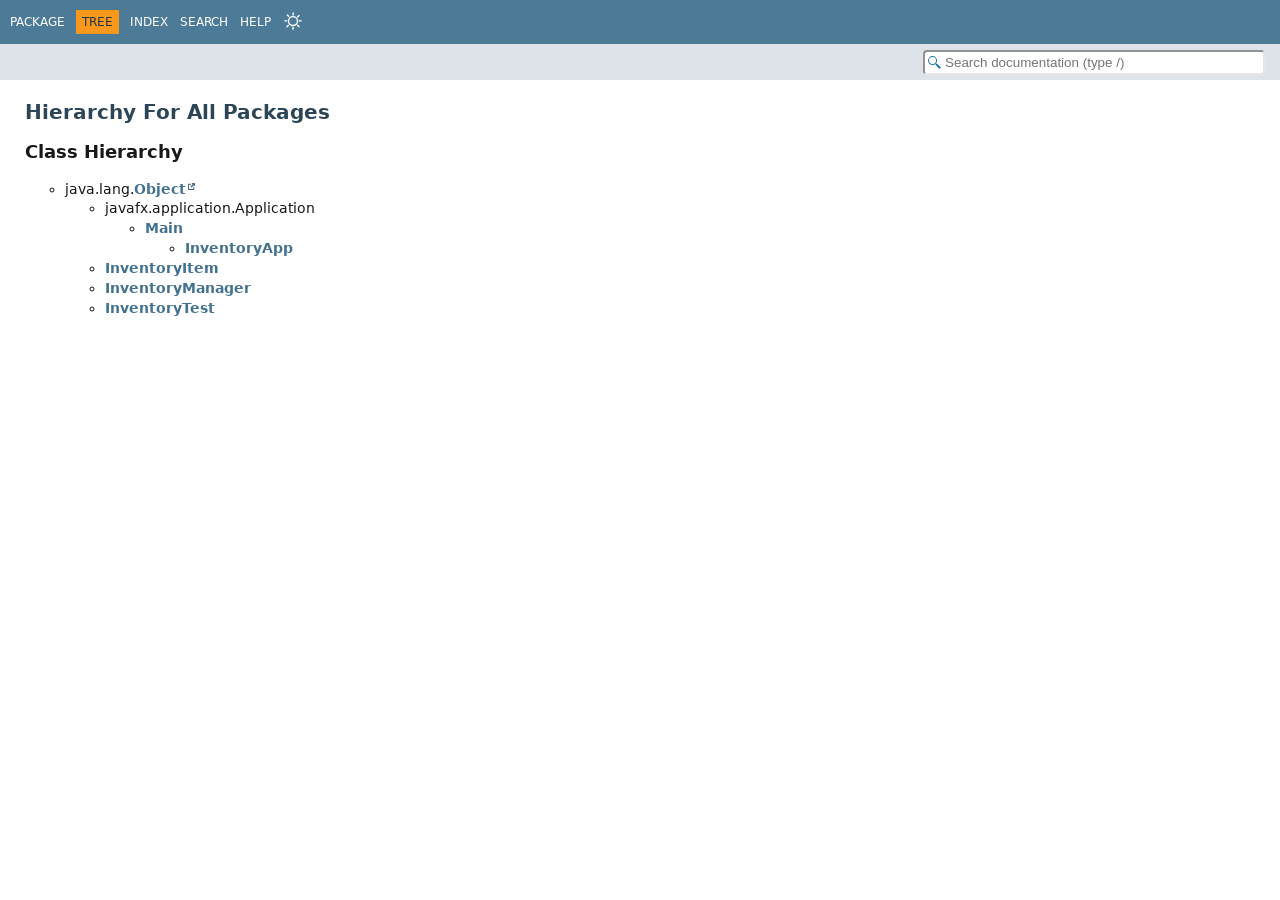
<file: docs/overview-tree.html>
<!DOCTYPE HTML>
<html lang="en">
<head>
<!-- Generated by javadoc (27) on Sun Nov 22 22:12:37 PKT 2026 -->
<title>Class Hierarchy</title>
<meta name="viewport" content="width=device-width, initial-scale=1">
<meta http-equiv="Content-Type" content="text/html; charset=utf-8">
<meta name="dc.created" content="2026-11-22">
<meta name="description" content="class tree">
<meta name="generator" content="javadoc/TreeWriter">
<link rel="stylesheet" type="text/css" href="resource-files/stylesheet.css">
<script type="text/javascript" src="script-files/script.js"></script>
</head>
<body class="tree-page">
<script type="text/javascript">const pathtoroot = "./";
loadScripts();
initTheme();
</script>
<noscript>
<div>JavaScript is disabled on your browser.</div>
</noscript>
<header role="banner">
<nav role="navigation">
<!-- ========= START OF TOP NAVBAR ======= -->
<div class="top-nav" id="navbar-top">
<div class="nav-content">
<div class="nav-menu-button"><button id="navbar-toggle-button" aria-controls="navbar-top" aria-expanded="false" aria-label="Toggle navigation links"><span class="nav-bar-toggle-icon">&nbsp;</span><span class="nav-bar-toggle-icon">&nbsp;</span><span class="nav-bar-toggle-icon">&nbsp;</span></button></div>
<div class="skip-nav"><a href="#skip-navbar-top" title="Skip navigation links">Skip navigation links</a></div>
<ul id="navbar-top-firstrow" class="nav-list" title="Navigation">
<li><a href="package-summary.html">Package</a></li>
<li class="nav-bar-cell1-rev">Tree</li>
<li><a href="index-all.html">Index</a></li>
<li><a href="search.html">Search</a></li>
<li><a href="help-doc.html#tree">Help</a></li>
<li><button id="theme-button" aria-label="Select Theme" title="Select Theme"></button></li>
</ul>
<div id="theme-panel">
<div>Select Theme</div>
<div><label for="theme-light"><input type="radio" id="theme-light" disabled name="theme" value="theme-light"><span>Light</span></label><label for="theme-dark"><input type="radio" id="theme-dark" disabled name="theme" value="theme-dark"><span>Dark</span></label><label for="theme-os"><input type="radio" id="theme-os" disabled name="theme" value="theme-os"><span>System Setting</span></label></div>
</div>
</div>
</div>
<div class="sub-nav">
<div class="nav-content">
<ol class="sub-nav-list"></ol>
<div class="nav-list-search"><input type="text" id="search-input" disabled title="Search documentation (type /)" placeholder="Search documentation (type /)" aria-label="Search in documentation" autocomplete="off" spellcheck="false"><input type="reset" id="reset-search" disabled value="Reset"></div>
<div id="search-result-section">
<div class="search-form">
<div><label for="search-input">Search for</label></div>
<div id="search-input-container"></div>
</div>
<div id="search-result-container"></div>
<div class="search-links">
<div><a href="search.html" id="search-page-link">Search page</a></div>
<div><a href="help-doc.html#search">Search help</a></div>
</div>
</div>
</div>
</div>
<!-- ========= END OF TOP NAVBAR ========= -->
<span class="skip-nav" id="skip-navbar-top"></span></nav>
</header>
<div class="main-grid">
<main role="main">
<div class="header">
<h1 class="title">Hierarchy For All Packages</h1>
</div>
<section class="hierarchy">
<h2 title="Class Hierarchy">Class Hierarchy</h2>
<ul>
<li class="circle">java.lang.<a href="https://docs.oracle.com/en/java/javase/27/docs/api/java.base/java/lang/Object.html" class="type-name-link external-link" title="class in java.lang">Object</a>
<ul>
<li class="circle">javafx.application.Application
<ul>
<li class="circle"><a href="Main.html" class="type-name-link" title="class in Unnamed Package">Main</a>
<ul>
<li class="circle"><a href="InventoryApp.html" class="type-name-link" title="class in Unnamed Package">InventoryApp</a></li>
</ul>
</li>
</ul>
</li>
<li class="circle"><a href="InventoryItem.html" class="type-name-link" title="class in Unnamed Package">InventoryItem</a></li>
<li class="circle"><a href="InventoryManager.html" class="type-name-link" title="class in Unnamed Package">InventoryManager</a></li>
<li class="circle"><a href="InventoryTest.html" class="type-name-link" title="class in Unnamed Package">InventoryTest</a></li>
</ul>
</li>
</ul>
</section>
</main>
</div>
</body>
</html>
</file>
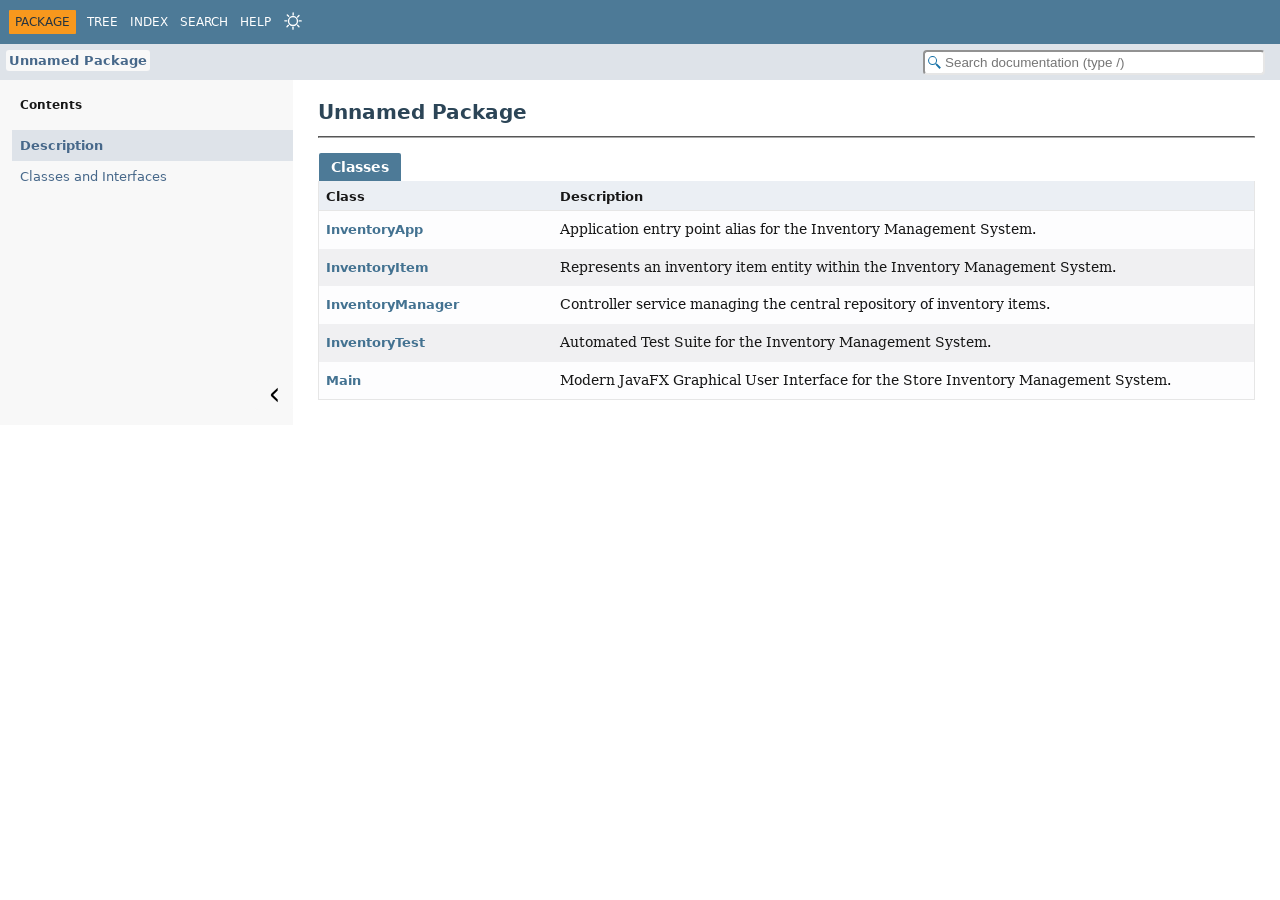
<file: docs/package-summary.html>
<!DOCTYPE HTML>
<html lang="en">
<head>
<!-- Generated by javadoc (27) on Sun Nov 22 22:12:37 PKT 2026 -->
<title>Unnamed Package</title>
<meta name="viewport" content="width=device-width, initial-scale=1">
<meta http-equiv="Content-Type" content="text/html; charset=utf-8">
<meta name="dc.created" content="2026-11-22">
<meta name="description" content="declaration: package: &lt;unnamed&gt;">
<meta name="generator" content="javadoc/PackageWriter">
<link rel="stylesheet" type="text/css" href="resource-files/stylesheet.css">
<script type="text/javascript" src="script-files/script.js"></script>
</head>
<body class="package-declaration-page">
<script type="text/javascript">const pathtoroot = "./";
loadScripts();
initTheme();
</script>
<noscript>
<div>JavaScript is disabled on your browser.</div>
</noscript>
<header role="banner">
<nav role="navigation">
<!-- ========= START OF TOP NAVBAR ======= -->
<div class="top-nav" id="navbar-top">
<div class="nav-content">
<div class="nav-menu-button"><button id="navbar-toggle-button" aria-controls="navbar-top" aria-expanded="false" aria-label="Toggle navigation links"><span class="nav-bar-toggle-icon">&nbsp;</span><span class="nav-bar-toggle-icon">&nbsp;</span><span class="nav-bar-toggle-icon">&nbsp;</span></button></div>
<div class="skip-nav"><a href="#skip-navbar-top" title="Skip navigation links">Skip navigation links</a></div>
<ul id="navbar-top-firstrow" class="nav-list" title="Navigation">
<li class="nav-bar-cell1-rev">Package</li>
<li><a href="package-tree.html">Tree</a></li>
<li><a href="index-all.html">Index</a></li>
<li><a href="search.html">Search</a></li>
<li><a href="help-doc.html#package">Help</a></li>
<li><button id="theme-button" aria-label="Select Theme" title="Select Theme"></button></li>
</ul>
<div id="theme-panel">
<div>Select Theme</div>
<div><label for="theme-light"><input type="radio" id="theme-light" disabled name="theme" value="theme-light"><span>Light</span></label><label for="theme-dark"><input type="radio" id="theme-dark" disabled name="theme" value="theme-dark"><span>Dark</span></label><label for="theme-os"><input type="radio" id="theme-os" disabled name="theme" value="theme-os"><span>System Setting</span></label></div>
</div>
</div>
</div>
<div class="sub-nav">
<div class="nav-content">
<ol class="sub-nav-list">
<li><a href="package-summary.html" title="Unnamed Package" class="current-selection">Unnamed Package</a></li>
</ol>
<div class="nav-list-search"><input type="text" id="search-input" disabled title="Search documentation (type /)" placeholder="Search documentation (type /)" aria-label="Search in documentation" autocomplete="off" spellcheck="false"><input type="reset" id="reset-search" disabled value="Reset"></div>
<div id="search-result-section">
<div class="search-form">
<div><label for="search-input">Search for</label></div>
<div id="search-input-container"></div>
</div>
<div id="search-result-container"></div>
<div class="search-links">
<div><a href="search.html" id="search-page-link">Search page</a></div>
<div><a href="help-doc.html#search">Search help</a></div>
</div>
</div>
</div>
</div>
<!-- ========= END OF TOP NAVBAR ========= -->
<span class="skip-nav" id="skip-navbar-top"></span></nav>
</header>
<div class="main-grid">
<nav role="navigation" class="toc" aria-label="Table of contents">
<div class="toc-header">Contents</div>
<ol class="toc-list" tabindex="-1">
<li><a href="#" tabindex="0">Description</a></li>
<li><a href="#class-summary" tabindex="0">Classes and Interfaces</a></li>
</ol>
<button class="hide-sidebar"><span>Hide sidebar&nbsp;</span><img src="resource-files/left.svg" alt="Hide sidebar"></button><button class="show-sidebar"><img src="resource-files/right.svg" alt="Show sidebar"><span>&nbsp;Show sidebar</span></button></nav>
<main role="main">
<div class="header">
<h1 title="Unnamed Package" class="title">Unnamed Package</h1>
</div>
<hr>
<section class="summary">
<ul class="summary-list">
<li>
<div id="class-summary">
<div class="caption"><span>Classes</span></div>
<div class="summary-table two-column-summary">
<div class="table-header col-first">Class</div>
<div class="table-header col-last">Description</div>
<div class="col-first even-row-color class-summary class-summary-tab2"><a href="InventoryApp.html" title="class in Unnamed Package">InventoryApp</a></div>
<div class="col-last even-row-color class-summary class-summary-tab2">
<div class="block">Application entry point alias for the Inventory Management System.</div>
</div>
<div class="col-first odd-row-color class-summary class-summary-tab2"><a href="InventoryItem.html" title="class in Unnamed Package">InventoryItem</a></div>
<div class="col-last odd-row-color class-summary class-summary-tab2">
<div class="block">Represents an inventory item entity within the Inventory Management System.</div>
</div>
<div class="col-first even-row-color class-summary class-summary-tab2"><a href="InventoryManager.html" title="class in Unnamed Package">InventoryManager</a></div>
<div class="col-last even-row-color class-summary class-summary-tab2">
<div class="block">Controller service managing the central repository of inventory items.</div>
</div>
<div class="col-first odd-row-color class-summary class-summary-tab2"><a href="InventoryTest.html" title="class in Unnamed Package">InventoryTest</a></div>
<div class="col-last odd-row-color class-summary class-summary-tab2">
<div class="block">Automated Test Suite for the Inventory Management System.</div>
</div>
<div class="col-first even-row-color class-summary class-summary-tab2"><a href="Main.html" title="class in Unnamed Package">Main</a></div>
<div class="col-last even-row-color class-summary class-summary-tab2">
<div class="block">Modern JavaFX Graphical User Interface for the Store Inventory Management System.</div>
</div>
</div>
</div>
</li>
</ul>
</section>
</main>
</div>
</body>
</html>
</file>
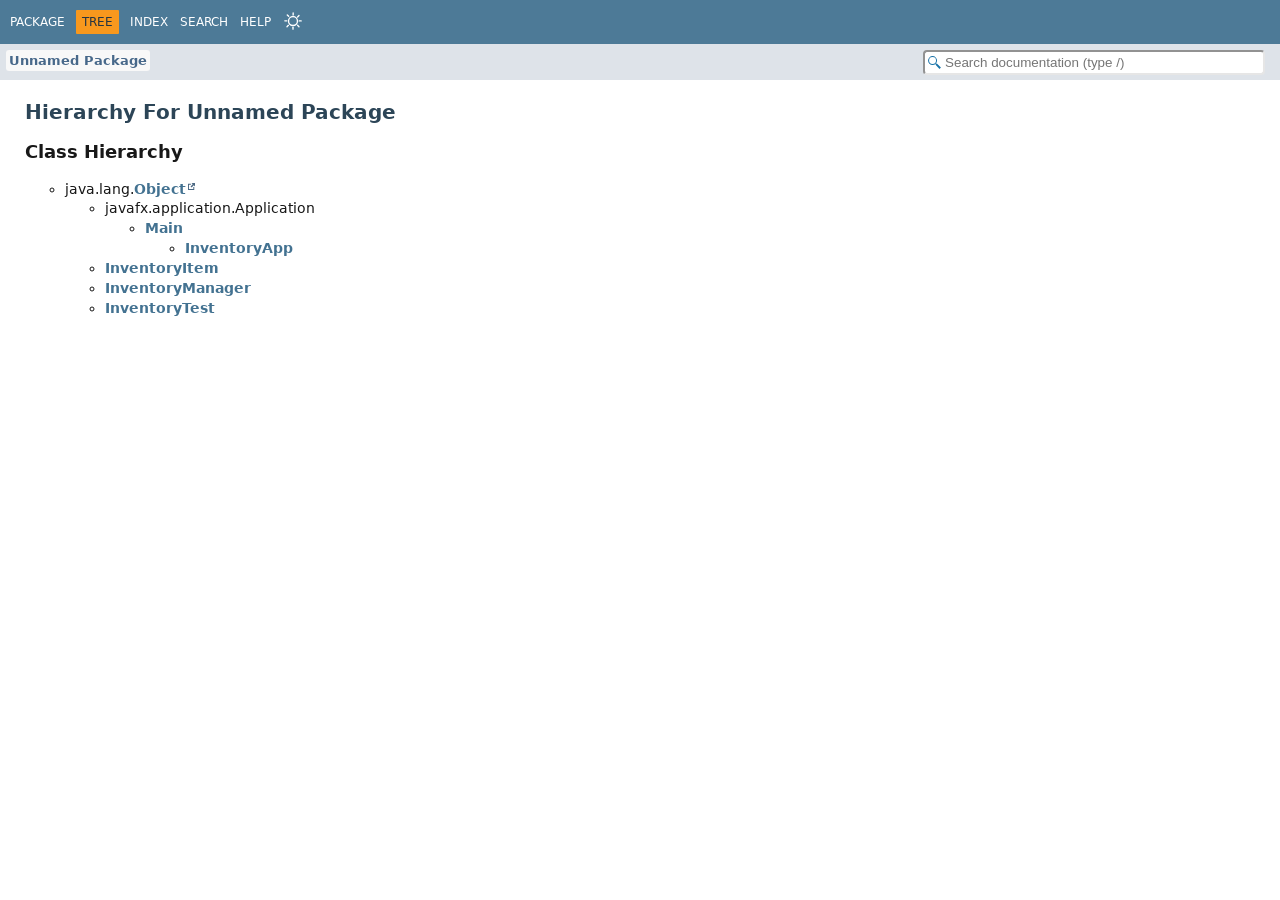
<file: docs/package-tree.html>
<!DOCTYPE HTML>
<html lang="en">
<head>
<!-- Generated by javadoc (27) on Sun Nov 22 22:12:37 PKT 2026 -->
<title> Class Hierarchy</title>
<meta name="viewport" content="width=device-width, initial-scale=1">
<meta http-equiv="Content-Type" content="text/html; charset=utf-8">
<meta name="dc.created" content="2026-11-22">
<meta name="description" content="tree: package: &lt;unnamed&gt;">
<meta name="generator" content="javadoc/PackageTreeWriter">
<link rel="stylesheet" type="text/css" href="resource-files/stylesheet.css">
<script type="text/javascript" src="script-files/script.js"></script>
</head>
<body class="package-tree-page">
<script type="text/javascript">const pathtoroot = "./";
loadScripts();
initTheme();
</script>
<noscript>
<div>JavaScript is disabled on your browser.</div>
</noscript>
<header role="banner">
<nav role="navigation">
<!-- ========= START OF TOP NAVBAR ======= -->
<div class="top-nav" id="navbar-top">
<div class="nav-content">
<div class="nav-menu-button"><button id="navbar-toggle-button" aria-controls="navbar-top" aria-expanded="false" aria-label="Toggle navigation links"><span class="nav-bar-toggle-icon">&nbsp;</span><span class="nav-bar-toggle-icon">&nbsp;</span><span class="nav-bar-toggle-icon">&nbsp;</span></button></div>
<div class="skip-nav"><a href="#skip-navbar-top" title="Skip navigation links">Skip navigation links</a></div>
<ul id="navbar-top-firstrow" class="nav-list" title="Navigation">
<li><a href="package-summary.html">Package</a></li>
<li class="nav-bar-cell1-rev">Tree</li>
<li><a href="index-all.html">Index</a></li>
<li><a href="search.html">Search</a></li>
<li><a href="help-doc.html#tree">Help</a></li>
<li><button id="theme-button" aria-label="Select Theme" title="Select Theme"></button></li>
</ul>
<div id="theme-panel">
<div>Select Theme</div>
<div><label for="theme-light"><input type="radio" id="theme-light" disabled name="theme" value="theme-light"><span>Light</span></label><label for="theme-dark"><input type="radio" id="theme-dark" disabled name="theme" value="theme-dark"><span>Dark</span></label><label for="theme-os"><input type="radio" id="theme-os" disabled name="theme" value="theme-os"><span>System Setting</span></label></div>
</div>
</div>
</div>
<div class="sub-nav">
<div class="nav-content">
<ol class="sub-nav-list">
<li><a href="package-summary.html" title="Unnamed Package" class="current-selection">Unnamed Package</a></li>
</ol>
<div class="nav-list-search"><input type="text" id="search-input" disabled title="Search documentation (type /)" placeholder="Search documentation (type /)" aria-label="Search in documentation" autocomplete="off" spellcheck="false"><input type="reset" id="reset-search" disabled value="Reset"></div>
<div id="search-result-section">
<div class="search-form">
<div><label for="search-input">Search for</label></div>
<div id="search-input-container"></div>
</div>
<div id="search-result-container"></div>
<div class="search-links">
<div><a href="search.html" id="search-page-link">Search page</a></div>
<div><a href="help-doc.html#search">Search help</a></div>
</div>
</div>
</div>
</div>
<!-- ========= END OF TOP NAVBAR ========= -->
<span class="skip-nav" id="skip-navbar-top"></span></nav>
</header>
<div class="main-grid">
<main role="main">
<div class="header">
<h1 class="title">Hierarchy For Unnamed Package</h1>
</div>
<section class="hierarchy">
<h2 title="Class Hierarchy">Class Hierarchy</h2>
<ul>
<li class="circle">java.lang.<a href="https://docs.oracle.com/en/java/javase/27/docs/api/java.base/java/lang/Object.html" class="type-name-link external-link" title="class in java.lang">Object</a>
<ul>
<li class="circle">javafx.application.Application
<ul>
<li class="circle"><a href="Main.html" class="type-name-link" title="class in Unnamed Package">Main</a>
<ul>
<li class="circle"><a href="InventoryApp.html" class="type-name-link" title="class in Unnamed Package">InventoryApp</a></li>
</ul>
</li>
</ul>
</li>
<li class="circle"><a href="InventoryItem.html" class="type-name-link" title="class in Unnamed Package">InventoryItem</a></li>
<li class="circle"><a href="InventoryManager.html" class="type-name-link" title="class in Unnamed Package">InventoryManager</a></li>
<li class="circle"><a href="InventoryTest.html" class="type-name-link" title="class in Unnamed Package">InventoryTest</a></li>
</ul>
</li>
</ul>
</section>
</main>
</div>
</body>
</html>
</file>
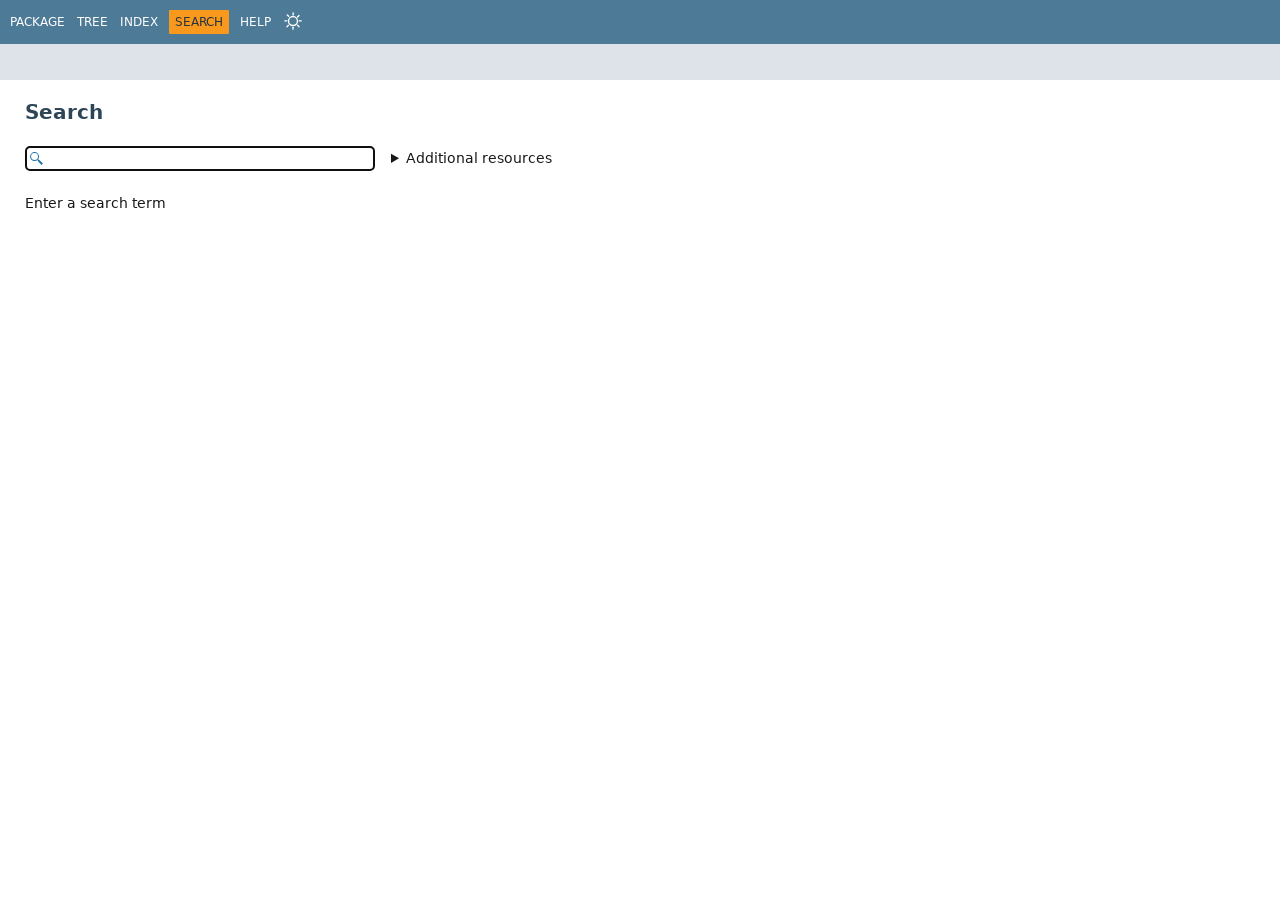
<file: docs/search.html>
<!DOCTYPE HTML>
<html lang="en">
<head>
<!-- Generated by javadoc (27) on Sun Nov 22 22:12:37 PKT 2026 -->
<title>Search</title>
<meta name="viewport" content="width=device-width, initial-scale=1">
<meta http-equiv="Content-Type" content="text/html; charset=utf-8">
<meta name="dc.created" content="2026-11-22">
<meta name="description" content="search">
<meta name="generator" content="javadoc/SearchWriter">
<link rel="stylesheet" type="text/css" href="resource-files/stylesheet.css">
<script type="text/javascript" src="script-files/script.js"></script>
</head>
<body class="search-page">
<script type="text/javascript">const pathtoroot = "./";
loadScripts();
initTheme();
</script>
<noscript>
<div>JavaScript is disabled on your browser.</div>
</noscript>
<header role="banner">
<nav role="navigation">
<!-- ========= START OF TOP NAVBAR ======= -->
<div class="top-nav" id="navbar-top">
<div class="nav-content">
<div class="nav-menu-button"><button id="navbar-toggle-button" aria-controls="navbar-top" aria-expanded="false" aria-label="Toggle navigation links"><span class="nav-bar-toggle-icon">&nbsp;</span><span class="nav-bar-toggle-icon">&nbsp;</span><span class="nav-bar-toggle-icon">&nbsp;</span></button></div>
<div class="skip-nav"><a href="#skip-navbar-top" title="Skip navigation links">Skip navigation links</a></div>
<ul id="navbar-top-firstrow" class="nav-list" title="Navigation">
<li><a href="package-summary.html">Package</a></li>
<li><a href="overview-tree.html">Tree</a></li>
<li><a href="index-all.html">Index</a></li>
<li class="nav-bar-cell1-rev">Search</li>
<li><a href="help-doc.html#search">Help</a></li>
<li><button id="theme-button" aria-label="Select Theme" title="Select Theme"></button></li>
</ul>
<div id="theme-panel">
<div>Select Theme</div>
<div><label for="theme-light"><input type="radio" id="theme-light" disabled name="theme" value="theme-light"><span>Light</span></label><label for="theme-dark"><input type="radio" id="theme-dark" disabled name="theme" value="theme-dark"><span>Dark</span></label><label for="theme-os"><input type="radio" id="theme-os" disabled name="theme" value="theme-os"><span>System Setting</span></label></div>
</div>
</div>
</div>
<div class="sub-nav">
<div class="nav-content">
<ol class="sub-nav-list"></ol>
</div>
</div>
<!-- ========= END OF TOP NAVBAR ========= -->
<span class="skip-nav" id="skip-navbar-top"></span></nav>
</header>
<div class="main-grid">
<main role="main">
<h1 class="title">Search</h1>
<div><input type="text" id="page-search-input" disabled placeholder="Search documentation (type /)" aria-label="Search in documentation" autocomplete="off" spellcheck="false"><input type="reset" id="page-search-reset" disabled tabindex="-1" value="Reset">
<details class="page-search-details">
<summary id="page-search-expand">Additional resources</summary>
</details>
</div>
<div class="page-search-info">
<p>The <a href="help-doc.html#search">help page</a> provides an introduction to the scope and syntax of JavaDoc search.</p>
<p>Use the 
<kbd>&downarrow;</kbd>
/
<kbd>&uparrow;</kbd>
 keys to move between search results and the 
<kbd>&leftarrow;</kbd>
/
<kbd>&rightarrow;</kbd>
 keys to switch between result tabs.</p>
<p>The URL template below may be useful to configure this page as a search engine or bookmarklet in browsers that support this feature.</p>
<span id="page-search-link">link</span><button id="page-search-copy" class="copy" aria-label="Copy URL"><img src="resource-files/copy.svg" alt="Copy URL"><span data-copied="Copied!">Copy</span></button>
<p><input type="checkbox" id="search-redirect" disabled><label for="search-redirect">Redirect to first result</label></p>
</div>
<p id="page-search-notify">Loading search index...</p>
<div id="search-result-section" style="display: none;">
<div id="search-result-container"></div>
</div>
</main>
</div>
</body>
</html>
</file>
<file: docs/resource-files/stylesheet.css>
/*
 * Copyright (c) 2010, 2026, Oracle and/or its affiliates. All rights reserved.
 * DO NOT ALTER OR REMOVE COPYRIGHT NOTICES OR THIS FILE HEADER.
 *
 * Licensed under the Universal Permissive License v 1.0 as shown at https://oss.oracle.com/licenses/upl/
 */

/*
 * Javadoc style sheet
 */

@import url('fonts/dejavu.css');

/*
 * These CSS custom properties (variables) define the core color and font
 * properties used in this stylesheet.
 */
:root {
    /* body, block and code fonts */
    --body-font-family: 'DejaVu Sans', Arial, Helvetica, sans-serif;
    --block-font-family: 'DejaVu Serif', Georgia, "Times New Roman", Times, serif;
    --code-font-family: 'DejaVu Sans Mono', monospace;
    /* Base font sizes for body and code elements */
    --body-font-size: 14.2px;
    --block-font-size: 14.4px;
    --code-font-size: 14px;
    --nav-font-size: 13.4px;
    /* Line height for continuous text blocks */
    --block-line-height: 1.5;
    --code-line-height: 1.6;
    /* Navigation bar and content area dimensions */
    --top-nav-height: 44px;
    --sub-nav-height: 36px;
    --nav-height: calc(var(--top-nav-height) + var(--sub-nav-height));
    --max-content-width: 1500px;
    --content-margin: 0 auto;
    /* Text colors for body and block elements */
    --body-text-color: #181818;
    --block-text-color: #181818;
    /* Background colors for various elements */
    --body-background-color: #ffffff;
    --section-background-color: var(--body-background-color);
    --detail-background-color: var(--body-background-color);
    --code-background-color: #f5f5f5;
    --mark-background-color: #f7f7f7;
    --detail-block-color: #f4f4f4;
    /* Colors for navigation bar and table captions */
    --navbar-background-color: #4D7A97;
    --navbar-text-color: #ffffff;
    /* Background color for subnavigation and various headers */
    --subnav-background-color: #dee3e9;
    --subnav-link-color: #47688a;
    --member-heading-background-color: var(--subnav-background-color);
    /* Background and text colors for selected tabs and navigation items */
    --selected-background-color: #f8981d;
    --selected-text-color: #253441;
    --selected-link-color: #4a698a;
    /* Background colors for generated tables */
    --table-header-color: #ebeff4;
    --even-row-color: #fdfdfe;
    --odd-row-color: #f0f0f2;
    /* Text color for page title */
    --title-color: #2c4557;
    /* Text colors for links */
    --link-color: #437291;
    --link-color-active: #bb7a2a;
    /* Table of contents */
    --toc-background-color: #f8f8f8;
    --toc-highlight-color: var(--subnav-background-color);
    --toc-hover-color: #e9ecf0;
    /* Snippet and pre colors */
    --snippet-background-color: #f2f2f4;
    --snippet-text-color: var(--block-text-color);
    --snippet-highlight-color: #f7c590;
    --pre-background-color: var(--snippet-background-color);
    --pre-text-color: var(--snippet-text-color);
    /* Border colors for structural elements and user defined tables */
    --border-color: #e6e6e6;
    --table-border-color: #000000;
    /* Styles for table tabs */
    --tab-border-radius: 2px 2px 0 0;
    /* Search input colors */
    --search-input-background-color: #ffffff;
    --search-input-text-color: #000000;
    --search-input-placeholder-color: #757575;
    --overlay-background: rgba(153, 169, 183, 0.3);
    /* Highlight color for active search tag target */
    --search-tag-background-color: #ffff66;
    --search-tag-text-color: var(--block-text-color);
    --search-hover-background: #d8d8e0;
    /* Copy button colors and filters */
    --button-border-color: #b0b8c8;
    --button-active-filter: brightness(96%);
    --button-focus-filter: brightness(104%);
    /* Colors for invalid tag notifications */
    --invalid-tag-background-color: #ffe6e6;
    --invalid-tag-text-color: #000000;
    --icon-filter: none;
    --caption-link-color: var(--subnav-link-color);
    /* SVG icons for light theme */
    --right-svg: url("right.svg");
    --glass-svg: url("glass.svg");
    --x-svg: url("x.svg");
    --current-theme-svg: url("sun.svg");
}
/* Dark theme variables */
:root[data-theme="theme-dark"] {
    --body-text-color: #e8e8e8;
    --block-text-color: #e8e8e8;
    --body-background-color: #1f2124;
    --section-background-color: var(--body-background-color);
    --detail-background-color: var(--body-background-color);
    --code-background-color: #303940;
    --mark-background-color: #313131;
    --detail-block-color: #31363c;
    --navbar-background-color: #395A6F;
    --navbar-text-color: #ffffff;
    --subnav-background-color: #3d454d;
    --subnav-link-color: #d8dcdf;
    --member-heading-background-color: var(--subnav-background-color);
    --selected-background-color: #f8981d;
    --selected-text-color: #253441;
    --selected-link-color: #4a698a;
    --table-header-color: #38444d;
    --even-row-color: #222528;
    --odd-row-color: #2d3135;
    --title-color: #fff;
    --link-color: #94badb;
    --link-color-active: #e8a351;
    --toc-background-color: #2f3439;
    --toc-highlight-color: var(--subnav-background-color);
    --toc-hover-color: #3f4146;
    --snippet-background-color: #2c353b;
    --snippet-text-color: var(--block-text-color);
    --snippet-highlight-color: #f7c590;
    --pre-background-color: var(--snippet-background-color);
    --pre-text-color: var(--snippet-text-color);
    --border-color: #444444;
    --table-border-color: #717171;
    --tab-border-radius: 2px 2px 0 0;
    --search-input-background-color: #303030;
    --search-input-text-color: #d0d0d0;
    --search-input-placeholder-color: #979797;
    --overlay-background: rgba(0, 0, 0, 0.45);
    --search-tag-background-color: #c6c61e;
    --search-tag-text-color: #282828;
    --search-hover-background: #484850;
    --button-border-color: #909090;
    --button-active-filter: brightness(96%);
    --button-focus-filter: brightness(104%);
    --invalid-tag-background-color: #ffe6e6;
    --invalid-tag-text-color: #000000;
    --icon-filter: invert(100%) brightness(160%);
    --caption-link-color: var(--link-color);
    /* Inline SVG icons for dark theme */
    --right-svg: url('data:image/svg+xml; utf8, \
    <svg xmlns="http://www.w3.org/2000/svg" width="100" height="100"> \
    <path d="m35.763 5.058 38.675 36.885a12.596 12.596 90 0 1 0 18.23L35.763 97.058v-18.32l27.055-25.431a2.975 2.975 90.09 0 0 .007-4.33L35.763 23.38Z" \
    style="fill:%23fff;stroke-width:.285806" transform="translate(-5.292 -1.058)"/> \
    </svg>');
    --glass-svg: url('data:image/svg+xml; utf8, \
    <svg xmlns="http://www.w3.org/2000/svg" viewBox="0 0 100 100"> \
    <path d="M66.37 55.005C64.415 58.958 60.147 63.321 56.153 66l32.478 33.456L99.377 88.99Z" style="fill:%23a1d3ff"/>\
    <circle cx="35.072" cy="35.072" r="30.635" style="fill:none;stroke:%23a1d3ff;stroke-width:8"/></svg>');
    --x-svg: url('data:image/svg+xml; utf8, \
    <svg xmlns="http://www.w3.org/2000/svg" viewBox="0 0 100 100">\
    <path d="m8 8 84 84" style="stroke:%23e0e0e0;stroke-width:15"/>\
    <path d="M8 92 92 8" style="stroke:%23e0e0e0;stroke-width:15"/></svg>');
    --current-theme-svg: url("moon.svg");
    div.block a[href], div.horizontal-scroll a[href], div.inherited-list h3 a[href], header > div a[href],
    .hierarchy a[href], .index a[href], div.caption a[href], .sub-title a[href], .deprecation-comment a[href],
    .serialized-class-details a[href] {
        text-decoration: underline;
        text-decoration-thickness: 0.02em;
        text-underline-offset: 0.12em;
    }
}
/*
 * Styles for individual HTML elements.
 *
 * These are styles that are specific to individual HTML elements. Changing them affects the style of a particular
 * HTML element throughout the page.
 */
body {
    background-color:var(--body-background-color);
    color:var(--body-text-color);
    font-family:var(--body-font-family);
    font-size:var(--body-font-size);
    margin:0;
    padding:0;
    height:100%;
    width:100%;
}
main [id] {
    scroll-margin-top: calc(var(--nav-height) + 6px);
}
div.main-grid {
    max-width: var(--max-content-width);
    margin: var(--content-margin);
}
div.main-grid img {
    filter: var(--icon-filter);
}
a:link, a:visited {
    text-decoration:none;
    color:var(--link-color);
}
nav a:link, nav a:visited {
    color: var(--subnav-link-color);
}
a[href]:hover, a[href]:active {
    text-decoration:none;
    color:var(--link-color-active);
}
pre {
    font-family:var(--code-font-family);
    font-size:var(--code-font-size);
    line-height: var(--code-line-height);
    background-color: var(--pre-background-color);
    color: var(--pre-text-color);
    padding: 10px;
    overflow-x:auto;
}
h1 {
    font-size:1.425em;
}
h2 {
    font-size:1.28em;
}
h3 {
    font-size:1.14em;
}
h4 {
    font-size:1.072em;
}
h5 {
    font-size:1.001em;
}
h6 {
    font-size:0.93em;
}
/* Disable font boosting for selected elements */
h1, h2, h3, h4, h5, h6, div.member-signature, div.member-signature > span {
    max-height: 1000em;
}
ul {
    list-style-type:disc;
}
tt {
    font-family:var(--code-font-family);
}
code {
    font-family:var(--code-font-family);
    font-size:var(--code-font-size);
}
button {
    font-family: var(--body-font-family);
    font-size: 1em;
}
hr {
    border-color: #aaa;
}
/*
 * Styles for HTML generated by javadoc.
 *
 * These are style classes that are used by the standard doclet to generate HTML documentation.
 */

/*
 * Styles for document title and copyright.
 */
.about-language {
    flex: 0 0 auto;
    padding:0 20px 0 10px;
    margin:0;
    font-size:0.915em;
    max-width: 50%;
    white-space: nowrap;
}
.legal-copy {
    font-family: var(--body-font-family);
    line-height: normal;
}
/*
 * Styles for navigation bar.
 */
@media screen {
    header {
        position:sticky;
        top:0;
        z-index:2;
        background: var(--body-background-color);
    }
}
.nav-content {
    display:flex;
    flex-direction: row;
    align-items: center;
    width: 100%;
    height: 100%;
    max-width: var(--max-content-width);
    margin: var(--content-margin);
    position: relative;
}
.top-nav {
    background-color:var(--navbar-background-color);
    color:var(--navbar-text-color);
    width:100%;
    height:var(--top-nav-height);
    overflow:visible;
    font-size:0.857em;
    position:relative;
}
.top-nav nav.toc {
    display: none;
    flex-direction: column;
}
.top-nav nav.toc button.show-sidebar,
.top-nav nav.toc button.hide-sidebar {
    display: none;
}
button#navbar-toggle-button {
    display:none;
}
button#theme-button {
    position: relative;
    top: -9.5px;
    width: 32px;
    height: 32px;
    padding: 6px;
    margin-left: -6px;
    background: var(--current-theme-svg) no-repeat 6px;
    background-size: 18px 18px;
    background-color: transparent;
    border: 1px solid transparent;
    border-radius: 6px;
    cursor: pointer;
}
button#theme-button:hover,
button#theme-button:focus-visible {
    border: 1px solid var(--button-border-color);
}
div#theme-panel {
    display: none;
    position: fixed;
    z-index: 8;
    background-color: var(--toc-background-color);
    color: var(--body-text-color);
    padding: 4px;
    white-space: nowrap;
    border: 1px solid var(--border-color);
    border-radius: 4px;
    box-shadow: 0 3px 6px rgba(0,0,0,0.16), 0 3px 6px rgba(0,0,0,0.23);
}
div#theme-panel div:first-child {
    font-weight: bold;
    font-size: 16px;
}
div#theme-panel div {
    padding: 8px;
}
div#theme-panel label {
    margin-right: 8px;
    cursor: pointer;
}
div#theme-panel input {
    margin-right: 4px;
}
ul.nav-list {
    display:inline-flex;
    margin:0;
    padding-left:4px;
    flex: 1 1 auto;
    white-space: nowrap;
}
ul.nav-list li {
    list-style:none;
    padding: 5px 6px;
    text-transform:uppercase;
    height: 1.2em;
}
div.sub-nav {
    background-color:var(--subnav-background-color);
    width:100%;
    font-size:var(--nav-font-size);
    min-height: var(--sub-nav-height);
}
ol.sub-nav-list {
    flex: 1 1 auto;
    line-height: 1.7;
    overflow: auto;
    padding-left:6px;
    margin: 4px 0;
    min-height: 28px;
}
ol.sub-nav-list::-webkit-scrollbar {
    display: none;
}
ol.sub-nav-list li {
    list-style:none;
    display: inline-block;
    padding: 2px 0;
    margin-right: -4px;
}
ol.sub-nav-list li:not(:first-child) {
    background: var(--right-svg) no-repeat 3px;
    background-size: 10px;
    padding-left: 17px;
    list-style: none;
}
ol.sub-nav-list a {
    padding: 3px;
}
ol.sub-nav-list a.current-selection {
    background-color: var(--toc-background-color);
    border-radius: 3px;
}
.sub-nav .nav-list-search {
    flex: 0 0 auto;
    margin: 4.5px 15px auto 5px;
    padding: 1px 0;
    position:relative;
    white-space: nowrap;
    width: 342px;
}
.top-nav .nav-list a:link, .top-nav .nav-list a:active, .top-nav .nav-list a:visited {
    color:var(--navbar-text-color);
    text-decoration:none;
    text-transform:uppercase;
}
.top-nav .nav-list a:hover {
    color:var(--link-color-active);
}
.nav-bar-cell1-rev {
    background-color:var(--selected-background-color);
    color:var(--selected-text-color);
    margin: 0 5px;
    border-radius: 1px;
}
.skip-nav {
    position:absolute;
    top:auto;
    left:-9999px;
    overflow:hidden;
}
/*
 * Styles for page header.
 */
.title {
    color:var(--title-color);
    margin:10px 0 12px 0;
}
.sub-title {
    margin:5px 0 0 0;
}
ul.contents-list {
    margin: 0 0 15px 0;
    padding: 0;
    list-style: none;
}
ul.contents-list li {
    font-size:0.93em;
}
/*
 * Styles for headings.
 */
body.class-declaration-page .summary h2,
body.class-declaration-page .details h2,
body.class-use-page h2,
body.module-declaration-page .block-list h2 {
    font-style: italic;
    padding:0;
    margin:15px 0;
    overflow-x:auto;
}
body.class-use-page h2 {
    margin-top: 20px;
}
body.class-declaration-page .details h3 {
    background-color:var(--member-heading-background-color);
    border:1px solid var(--border-color);
    margin:6px 0;
    padding:7px;
    overflow-x:auto;
    font-size: 1.08em;
}
body.class-declaration-page section.detail:target > h3,
body.class-declaration-page section.detail > h3:target {
    background-color: var(--navbar-background-color);
    color: var(--navbar-text-color);
}
body.class-declaration-page section.detail:target > h3 > a.anchor-link > img,
body.class-declaration-page section.detail > h3:target > a.anchor-link > img {
    filter: invert(100%) brightness(160%);
}
h1 > sup {
    font-size: small;
}
/*
 * Styles for page layout containers.
 */
.main-grid {
    display: flex;
    flex-direction: row;
}
.main-grid main {
    flex: 3.2 1 0;
    min-width: 240px
}
.main-grid nav.toc {
    flex: 1 1 0;
    min-width: 240px;
}
main {
    padding:10px 25px;
    position:relative;
}
/* Compensate for non-collapsing margins between element description and summary tables */
div.horizontal-scroll > section[id$=-description] > :is(dl, ol, ul, p, div, blockquote, pre):last-child,
div.horizontal-scroll > section[id$=-description] > :last-child > :is(li, dd):last-child,
section.class-description > div.horizontal-scroll > :is(dl, ol, ul, p, div, blockquote, pre):last-child,
section.class-description > div.horizontal-scroll > :last-child > :is(li, dd):last-child {
    margin-bottom:4px;
}
dl.notes > dt {
    font-family: var(--body-font-family);
    font-size:0.856em;
    font-weight:bold;
    margin:10px 0 0 0;
    color:var(--body-text-color);
}
dl.notes > dd {
    margin:6px 10px 10px 15px;
    font-size:var(--block-font-size);
    font-family:var(--block-font-family);
    line-height:var(--block-line-height);
}
dl.notes > dd > ul, dl.notes > dd > ol {
    margin-bottom: 1em;
    margin-top: 1em;
}
dl.name-value > dt {
    margin-left:1px;
    font-size:1.1em;
    display:inline;
    font-weight:bold;
}
dl.name-value > dd {
    margin:0 0 0 1px;
    font-size:1.1em;
    display:inline;
}
/*
 * Styles for table of contents.
 */
.main-grid nav.toc {
    background-color: var(--toc-background-color);
    position: sticky;
    top: calc(var(--nav-height));
    max-height: calc(100vh - var(--nav-height));
    display: flex;
    flex-direction: column;
    font-family: var(--body-font-family);
    z-index: 1;
}
.main-grid nav.toc div.toc-header {
    top: var(--nav-height);
    z-index: 1;
    padding: 15px 20px;
}
.main-grid nav.toc > ol.toc-list {
    max-height: calc(100vh - var(--nav-height) - 110px);
    padding-left: 12px;
}
.main-grid nav.toc button {
    background-color: var(--toc-background-color);
    color: #666666;
    font-size: 0.76rem;
    cursor: pointer;
    padding: 6px 10px;
    white-space: nowrap;
    border: 1px solid transparent;
    border-radius: 3px;
}
.main-grid nav.toc button > img {
    vertical-align: middle;
    width: 16px;
    height: 16px;
}
.main-grid nav.toc button.hide-sidebar,
.main-grid nav.toc button.show-sidebar {
    position: absolute;
    bottom: 15px;
    z-index: 3;
}
.main-grid nav.toc button.hide-sidebar {
    right: 0;
}
.main-grid nav.toc button.show-sidebar {
    left: 0;
    display: none;
}
.main-grid nav.toc button span {
    display: none;
}
.main-grid nav.toc button:hover,
.main-grid nav.toc button:focus {
    color: var(--body-text-color);
    border: 1px solid var(--button-border-color);
}
.main-grid nav.toc button:active {
    background-color: var(--subnav-background-color);
    color: var(--link-color-active);
}
.main-grid nav.toc button:hover span,
.main-grid nav.toc button:focus span  {
    display: inline;
}
.main-grid nav.toc button:hover,
.main-grid nav.toc button:focus {
    box-shadow: 1px 1px 5px rgba(0,0,0,0.2);
}
.main-grid nav.toc.hide-sidebar {
    min-width: revert;
    background-color: var(--body-background-color);
    max-width: 20px;
}
.main-grid nav.toc.hide-sidebar div.toc-header,
.main-grid nav.toc.hide-sidebar ol.toc-list,
.main-grid nav.toc.hide-sidebar button.hide-sidebar {
    display: none;
}
.main-grid nav.toc.hide-sidebar button.show-sidebar {
    display: inline;
}
nav.toc div.toc-header {
    padding: 15px;
    display: inline-flex;
    align-items: center;
    color: var(--body-text-color);
    font-size: 0.856em;
    font-weight: bold;
    white-space: nowrap;
    overflow-x: hidden;
    position: sticky;
    min-height: 20px;
}
nav.toc > ol.toc-list {
    overflow: hidden auto;
    overscroll-behavior: contain;
    height: inherit;
}
nav.toc ol.toc-list {
    list-style: none;
    font-size: var(--nav-font-size);
    padding-left: 0;
    margin: 0;
}
a.current-selection {
    font-weight: bold;
}
nav.toc a {
    display: block;
    padding: 8px;
    overflow: hidden;
    text-overflow: ellipsis;
}
nav.toc ol.toc-list ol.toc-list a {
    padding-left: 24px;
}
nav.toc ol.toc-list ol.toc-list ol.toc-list a {
    padding-left: 40px;
}
nav.toc a:hover {
    background-color: var(--toc-hover-color);
}
nav.toc a.current-selection {
    background-color: var(--toc-highlight-color);
}
nav.toc a:focus-visible {
    background-color: var(--selected-background-color);
    color: var(--selected-text-color);
    outline: none;
}
/*
 * Styles for lists.
 */
ul.details-list .block > ul,
ul.details-list .notes dd > ul {
    margin: 12px 0;
}
li.circle {
    list-style:circle;
}
ul.horizontal li {
    display:inline;
    font-size:0.9em;
}
div.inheritance div.inheritance {
    margin-left:2em;
}
main > div.inheritance {
    overflow-x:auto;
}
ul.block-list,
ul.details-list,
ul.member-list,
ul.summary-list {
    margin:4px 0 10px 0;
    padding:0;
}
ul.block-list > li,
ul.details-list > li,
ul.member-list > li,
ul.summary-list > li {
    list-style:none;
    margin-bottom:15px;
    line-height:1.4;
}
ul.ref-list {
  padding:0;
  margin:0;
}
ul.ref-list > li {
    list-style:none;
}
.summary-table dl, .summary-table dl dt, .summary-table dl dd {
    margin-top:0;
    margin-bottom:1px;
}
dl.notes > dd > ul.tag-list, dl.notes > dd > ul.tag-list-long {
    padding-left: 0;
    margin: 0;
    list-style: none;
}
ul.tag-list li {
    display: inline;
}
ul.tag-list li:not(:last-child):after,
ul.tag-list-long li:not(:last-child):after
{
    content: ", ";
    white-space: pre-wrap;
}
ul.preview-feature-list {
    list-style: none;
    margin:0;
    padding:0.1em;
    line-height: 1.6;
}
ul.preview-feature-list input {
    margin-right: 8px;
}
/*
 * Styles for tables.
 */
.summary-table, .details-table {
    border:1px solid var(--border-color);
    border-top:0;
    padding:0;
    margin-bottom: 14px;
}
.caption {
    overflow: auto hidden;
    padding: 8px 0 0 1px;
}
.caption span,
.inherited-list h3 {
    font-size: 0.98em;
    font-weight:bold;
    white-space:nowrap;
    border-radius: var(--tab-border-radius);
    margin: 0;
}
.caption span {
    background-color: var(--navbar-background-color);
    padding:4.5px 12px;
    height:19px;
    color:var(--navbar-text-color);
    display:inline-block;
}
.inherited-list h3 {
    background-color: var(--subnav-background-color);
    padding:5px 5px 6px 12px;
    height:18px;
    width: fit-content;
    max-width: 93%;
    font-size: 0.99em;
}
/* Background required for captions with links */
.class-use-page .caption span,
.package-use-page .caption span,
.constants-summary-page .caption span,
.inherited-list h3 {
    background-color: var(--subnav-background-color);
    color: var(--block-text-color);
}
.caption a:link,
.caption a:visited,
.inherited-list h3 a:link,
.inherited-list h3 a:visited {
    color:var(--caption-link-color);
}
.caption a:hover,
.caption a:active,
.inherited-list h3 a:hover,
.inherited-list h3 a:active {
    color: var(--link-color-active);
}
div.table-tabs {
    padding: 8px 0 0 1px;
    white-space: nowrap;
    overflow-x: auto;
}
div.table-tabs > button {
    font-size: 0.98em;
    border: none;
    cursor: pointer;
    padding: 6px 12px;
    font-weight: bold;
    margin-right: 8px;
    border-radius: var(--tab-border-radius);
}
div.table-tabs > .active-table-tab {
    background: var(--selected-background-color);
    color: var(--selected-text-color);
}
div.table-tabs > button.table-tab {
    background: var(--navbar-background-color);
    color: var(--navbar-text-color);
}
.two-column-search-results {
    display: grid;
    grid-template-columns: minmax(400px, max-content) minmax(400px, auto);
}
div.checkboxes {
    line-height: 2;
}
div.checkboxes > span {
    margin-left: 10px;
}
div.checkboxes > label {
    margin-left: 8px;
    white-space: nowrap;
}
div.checkboxes > label > input {
    margin: 0 6px 0 2px;
}
.two-column-summary {
    display: grid;
    grid-template-columns: minmax(25%, max-content) minmax(25%, auto);
}
.three-column-summary {
    display: grid;
    grid-template-columns: minmax(15%, max-content) minmax(20%, max-content) minmax(20%, auto);
}
.three-column-release-summary {
    display: grid;
    grid-template-columns: minmax(40%, max-content) minmax(10%, max-content) minmax(40%, auto);
}
.four-column-summary {
    display: grid;
    grid-template-columns: minmax(10%, max-content) minmax(15%, max-content) minmax(15%, max-content) minmax(15%, auto);
}
@media screen and (max-width: 1000px) {
    .four-column-summary {
        display: grid;
        grid-template-columns: minmax(15%, max-content) minmax(15%, auto);
    }
}
@media screen and (max-width: 800px) {
    .two-column-search-results {
        display: grid;
        grid-template-columns: minmax(40%, max-content) minmax(40%, auto);
    }
    .three-column-summary {
        display: grid;
        grid-template-columns: minmax(10%, max-content) minmax(25%, auto);
    }
    .three-column-release-summary {
        display: grid;
        grid-template-columns: minmax(70%, max-content) minmax(30%, max-content)
    }
    .three-column-summary .col-last,
    .three-column-release-summary .col-last{
        grid-column-end: span 2;
    }
}
@media screen and (max-width: 600px) {
    .two-column-summary {
        display: grid;
        grid-template-columns: 1fr;
    }
}
.summary-table > div, .details-table > div {
    font-size: var(--nav-font-size);
    line-height: 1.6;
    padding: 8px 5px 3px 7px;
    overflow: auto hidden;
}
.summary-table > div.table-header, .details-table > div.table-header {
    font-size: 0.92em;
    line-height: 1.2;
    height: 18px;
}
.table-header {
    background: var(--table-header-color);
    font-weight: bold;
    border-bottom: 1px solid var(--border-color);
}
/* Sortable table columns */
.table-header[onclick] {
    cursor: pointer;
}
.table-header[onclick]::after {
    content:"";
    display:inline-block;
    background-image:url('data:image/svg+xml; utf8, \
    <svg xmlns="http://www.w3.org/2000/svg" width="125" height="170"> \
    <path d="M10.101 57.059L63.019 4.142l52.917 52.917M10.101 86.392l52.917 52.917 52.917-52.917" style="opacity:.35;"/></svg>');
    background-size:100% 100%;
    width:9px;
    height:14px;
    margin-left:4px;
    margin-bottom:-3px;
}
.table-header[onclick].sort-asc::after {
    background-image:url('data:image/svg+xml; utf8, \
    <svg xmlns="http://www.w3.org/2000/svg" width="125" height="170"> \
    <path d="M10.101 57.059L63.019 4.142l52.917 52.917" style="opacity:.75;"/> \
    <path d="M10.101 86.392l52.917 52.917 52.917-52.917" style="opacity:.35;"/></svg>');

}
.table-header[onclick].sort-desc::after {
    background-image:url('data:image/svg+xml; utf8, \
    <svg xmlns="http://www.w3.org/2000/svg" width="125" height="170"> \
    <path d="M10.101 57.059L63.019 4.142l52.917 52.917" style="opacity:.35;"/> \
    <path d="M10.101 86.392l52.917 52.917 52.917-52.917" style="opacity:.75;"/></svg>');
}
.col-first, .col-second, .col-constructor-name {
    overflow: auto;
}
body:not(.class-declaration-page) .col-first a:link,
.col-summary-item-name a:link {
    font-weight:bold;
}
.even-row-color {
    background-color:var(--even-row-color);
}
.odd-row-color {
    background-color:var(--odd-row-color);
}
/*
 * Styles for contents.
 */
div.block {
    font-size:var(--block-font-size);
    font-family:var(--block-font-family);
    line-height:var(--block-line-height);
}
.module-signature,
.package-signature,
.type-signature,
.member-signature {
    font-family:var(--code-font-family);
    font-size:var(--code-font-size);
    margin:8px 0 14px 0;
    white-space: pre-wrap;
}
.module-signature,
.package-signature,
.type-signature {
    margin-top: 0;
}
.member-signature .parameters,
.member-signature .exceptions {
    display: inline-block;
    vertical-align: top;
    white-space: pre-wrap;
}
.member-signature .type-parameters {
    white-space: pre-wrap;
}
:is(h1, h2, h3, h4, h5, h6, sup, sub, small, big) code,
[style*=font-size] code {
    font-size: inherit;
}
.doc-file-page main {
    font-family: var(--block-font-family);
    font-size: var(--block-font-size);
    line-height: var(--block-line-height);
}
.doc-file-page main footer {
    font-family: var(--body-font-family);
    font-size: var(--body-font-size);
}
.tree-page .hierarchy,
.package-tree-page .hierarchy {
    line-height: 1.4;
}
/*
 * Styles for formatting effect.
 */
.source-line-no {
    /* Color of line numbers in source pages can be set via custom property below */
    color:var(--source-linenumber-color, green);
    padding:0 30px 0 0;
}
.block {
    display:block;
    margin:0 10px 5px 0;
    color:var(--block-text-color);
}
.deprecated-label, .description-from-type-label, .implementation-label, .member-name-link,
.package-hierarchy-label, .type-name-label, .type-name-link, .search-tag-link, .preview-label,
.restricted-label {
    font-weight:bold;
}
sup.preview-mark,
sup.restricted-mark {
    font-family: var(--code-font-family);
    font-weight: normal;
    font-size: 8px;
    background-color: var(--mark-background-color);
    padding: 1px;
    border-radius: 2px;
}
sup.preview-mark > a:link,
sup.restricted-mark > a:link {
    font-weight: normal;
}
.deprecation-comment, .help-footnote, .preview-comment, .restricted-comment {
    font-style:italic;
}
.deprecation-block, .preview-block, .restricted-block {
    font-size:1em;
    font-family:var(--block-font-family);
    border-style:solid;
    border-width:thin;
    border-radius:6px;
    padding:10px;
    margin-bottom:10px;
    margin-right:10px;
    display:inline-block;
}
.deprecation-block code, .preview-block code, .restricted-block code {
    font-size: 0.97em;
}
div.block div.deprecation-comment {
    font-style:normal;
}
details.invalid-tag, span.invalid-tag {
    font-size:1em;
    font-family:var(--block-font-family);
    color: var(--invalid-tag-text-color);
    background: var(--invalid-tag-background-color);
    border: thin solid var(--table-border-color);
    border-radius:2px;
    padding: 2px 4px;
    display:inline-block;
}
details summary {
    cursor: pointer;
}
/*
 * Styles specific to HTML5 elements.
 */
main, nav, header, footer, section {
    display:block;
}
/*
 * Styles for javadoc search.
 */
input[type="text"] {
    background-image:var(--glass-svg);
    background-size:13px;
    background-repeat:no-repeat;
    background-position:3px 4px;
    background-color: var(--search-input-background-color);
    color: var(--search-input-text-color);
    border-color: var(--border-color);
    border-radius: 4px;
    padding-left:20px;
    padding-right: 18px;
    font-size: var(--nav-font-size);
    height: 19px;
}
input#page-search-input {
    width: calc(180px + 10vw);
    margin: 10px 0;
}
input#search-input {
    width: 300px;
    margin: 0;
    position: relative;
}
input.filter-input {
    min-width: 40px;
    width: 180px;
    margin: 0 -8px 0 5px;
}
input#reset-search, input.reset-filter, input#page-search-reset {
    background-color: transparent;
    background-image:var(--x-svg);
    background-repeat:no-repeat;
    background-size:contain;
    border:0;
    border-radius:0;
    width:12px;
    height:12px;
    min-width:12px;
    min-height:12px;
    font-size:0;
    visibility:hidden;
    cursor: pointer;
}
input#reset-search {
    position:absolute;
    right:5px;
    top:7px;
}
input.reset-filter {
    position: relative;
    right: 10px;
    top: 0;
}
input#page-search-reset {
    position: relative;
    right: 18px;
    top: -5px;
}
input::placeholder {
    color:var(--search-input-placeholder-color);
    opacity: 1;
}
input:focus::placeholder {
    color: transparent;
}
select {
    margin: 0 10px 10px 2px;
    font-size: var(--nav-font-size);
    padding: 3px 5px;
    border-radius: 4px;
    background: #f0f0f0;
    border: 1px solid #909090;
}
select#search-modules {
    margin: 0 10px 10px 8px;
}
kbd {
    background-color: #eeeeee;
    color: #282828;
    border: 1px solid #b0b0b0;
    border-radius: 3px;
    padding: 0 4px;
    box-shadow: 0 1px 1px rgba(0, 0, 0, 0.2), 0 2px 0 0 rgba(255, 255, 255, 0.6) inset;
    font-size: 0.9em;
    font-weight: bold;
}
.search-tag-result:target {
    background-color:var(--search-tag-background-color);
    color:var(--search-tag-text-color);
}
dd > span:target,
h1 > span:target {
    background-color: var(--search-tag-background-color);
    color:var(--search-tag-text-color);
}
section.class-description dd > span:target,
section.class-description h1 > span:target {
    scroll-margin-top: 20em;
}
details.page-search-details {
    display: inline-block;
}
div#search-result-container {
    font-size: 1em;
}
#search-result-container .result-highlight {
    font-weight: bold;
}
#search-result-container div.result-table {
    display: grid;
    grid-template-columns: minmax(40%, max-content) minmax(40%, auto);
}
#search-result-container div.result-table > div.table-header,
#search-result-container div.result-table > a.search-result-link {
    display: grid;
    grid-template-columns: subgrid;
    grid-column: 1 / 3;
    margin: 0;
}
#search-result-container div.result-table > div.table-header > span {
    padding: 5px 12px;
    font-size: 0.93em;
    background-color: var(--subnav-background-color);
}
#search-result-container a.search-result-link > span {
    padding: 8px 12px;
}
#search-result-container a.search-result-link:nth-child(odd) {
    background-color: var(--odd-row-color)
}
#search-result-container a.search-result-link:nth-child(even) {
    background-color: var(--even-row-color)
}
#search-result-container a.search-result-link {
    color: var(--block-text-color);
    white-space: nowrap;
}
#search-result-container a.search-result-link:hover {
    background-color: var(--search-hover-background);
}
#search-result-container a.search-result-link:focus-visible,
#search-result-container a.search-result-link.selected {
    background-color: var(--selected-background-color);
    color: var(--selected-text-color);
    outline: none;
}
#search-result-container a.search-result-link .search-result-label {
    overflow: hidden;
    text-overflow: ellipsis;
}
#search-result-container a.search-result-link .search-result-desc {
    font-size: var(--nav-font-size);
    overflow: hidden;
    text-overflow: ellipsis;
}
div.overlay {
    position: fixed;
    left:0;
    top: 0;
    width: 100%;
    height: 100%;
    background: var(--overlay-background);
    z-index: 3;
    backdrop-filter: blur(0.3px);
}
div.sub-nav div.search-form {
    display: grid;
    grid-template-columns: auto min-content;
    place-items: start end;
    padding-top: 5px;
}
div.sub-nav div.search-form > div:has(label) {
    padding: 10px 8px 7px 10px;
}
div.sub-nav div.search-form div#search-input-container {
    position: relative;
    padding: 1px 0;
    margin-right: 9px;
    margin-top: 3.5px;
}
div.sub-nav div.search-form > div:has(select) {
    place-self: start;
    padding: 0;
    margin-top: 4px;
}
div.sub-nav div.search-form select#search-modules {
    margin: 2px 0;
}
div.sub-nav div#search-result-section {
    display: none;
    position: absolute;
    right: 5px;
    top: -5px;
    max-width: min(75vw, calc(var(--max-content-width) * 0.75));
    z-index: 7;
    background-color: var(--toc-background-color);
    color: var(--body-text-color);
    border: 1px solid var(--border-color);
    border-radius: 4px;
    box-shadow: 0 3px 12px rgba(0,0,0,0.16), 0 3px 9px rgba(0,0,0,0.23);
}
div.sub-nav #search-result-container a.search-result-link {
    display: grid;
    grid-template-columns: subgrid;
    grid-column: 1 / 3;
    padding: 5px;
}
div.sub-nav #search-result-container a.search-result-link > span {
    padding: 4px 8px;
}
div.sub-nav div#search-result-section:has(button.active-table-tab) {
    width: calc(var(--max-content-width) * 0.75);
}
div.sub-nav div#search-result-section div.table-tabs {
    padding-left: 3px;
}
div.sub-nav div.search-links {
    display: grid;
    grid-template-columns: auto auto;
    background-color: var(--subnav-background-color);
    color: var(--subnav-link-color);
    margin-top: 6px;
}
div.sub-nav div.search-links > div {
    padding: 10px;
    font-size: var(--nav-font-size);
}
div.sub-nav div.search-links > div:first-child {
    justify-self: start;
}
div.sub-nav div.search-links > div:last-child {
    justify-self: end;
}
div.sub-nav div#search-result-container .result-table {
    max-height: calc(96vh - var(--nav-height) - 110px);
    overflow-y: scroll;
    overscroll-behavior: contain;
    margin-top: 3px;
}
div.sub-nav div#search-result-container .result-table:has(div.table-tabs) {
    max-height: calc(96vh - var(--nav-height) - 74px);
}
div.sub-nav div#search-result-container > p {
    text-align: center;
}
.page-search-info {
    background-color: var(--subnav-background-color);
    border-radius: 3px;
    border: 0 solid var(--border-color);
    padding: 0 8px;
    margin: 8px 0;
    overflow: hidden;
    display: none;
    transition: all 0.2s ease;
}
div.table-tabs > button.table-tab {
    background: var(--navbar-background-color);
    color: var(--navbar-text-color);
}
.page-search-header {
    padding: 5px 12px 7px 12px;
    font-weight: bold;
    margin-right: 3px;
    background-color:var(--navbar-background-color);
    color:var(--navbar-text-color);
    display: inline-block;
}
button.page-search-header {
    border: none;
    cursor: pointer;
}
span#page-search-link {
    text-decoration: underline;
}
.module-graph span, .sealed-graph span {
    display:none;
    position:absolute;
}
.module-graph:hover span, .sealed-graph:hover span {
    display:block;
    margin: -100px 0 0 100px;
    z-index: 5;
}
.horizontal-scroll {
    overflow: auto hidden;
}
section.class-description {
    line-height: 1.4;
}
.summary section[class$="-summary"], .details section[class$="-details"] {
    margin-bottom: 24px;
    background-color: var(--section-background-color);
}
body.class-uses section.detail {
    padding: 0 25px 5px 10px;
    margin: 25px 0;
}
section.serialized-class-details {
    padding: 0 20px 5px 10px;
    border: 1px solid var(--border-color);
    background-color: var(--detail-block-color);
}
section.serialized-class-details .detail {
    overflow: auto;
    padding-left: 12px;
}
section[class$="-details"] .detail {
    background-color:var(--detail-background-color);
}
section[class$="-details"] .detail > div {
    padding-left: 8px;
}
.inherited-list {
    margin: 20px 0;
    background-color:var(--detail-background-color);
}
.inherited-list h3 > button {
    cursor: pointer;
    color: var(--subnav-link-color);
    position: relative;
    background-color: transparent;
    background-image:url("right.svg");
    background-repeat: no-repeat;
    background-size: 12px;
    background-position:3px 6px;
    border:none;
    width: 1.3em;
    height: 1.6em;
    vertical-align: middle;
    top: -2px;
    filter: var(--icon-filter);
}
.inherited-list h3:has(button) {
    padding-left: 2px;
}
.inherited-list.expanded h3 > button {
    background-image: url("down.svg");
}
.inherited-list > code {
    padding: 8px;
    display: block;
    background-color: var(--code-background-color);
    border-radius: 0;
    line-height: var(--code-line-height);
}
.inherited-list > div {
    display: none;
}
.inherited-list.expanded > code {
    display: none;
}
.inherited-list.expanded > div {
    display: grid;
}
.vertical-separator {
    padding: 0 5px;
}
.help-section {
    font-size: var(--block-font-size);
    line-height: var(--block-line-height);
}
ul.help-section-list {
    margin: 0;
}
ul.help-subtoc > li {
  display: inline-block;
  padding-right: 5px;
  font-size: smaller;
}
ul.help-subtoc > li::before {
  content: "\2022" ;
  padding-right:2px;
}
.help-note {
    font-style: italic;
}
/*
 * Indicator icon for external links.
 */
main a[href*="://"]::after {
    content:"";
    display:inline-block;
    background-image:url('data:image/svg+xml; utf8, \
      <svg xmlns="http://www.w3.org/2000/svg" width="768" height="768">\
        <path d="M584 664H104V184h216V80H0v688h688V448H584zM384 0l132 \
        132-240 240 120 120 240-240 132 132V0z" fill="%234a6782"/>\
      </svg>');
    background-size:100% 100%;
    width:7px;
    height:7px;
    margin-left:2px;
    margin-bottom:4px;
}
main a[href*="://"]:hover::after,
main a[href*="://"]:focus::after {
    background-image:url('data:image/svg+xml; utf8, \
      <svg xmlns="http://www.w3.org/2000/svg" width="768" height="768">\
        <path d="M584 664H104V184h216V80H0v688h688V448H584zM384 0l132 \
        132-240 240 120 120 240-240 132 132V0z" fill="%23bb7a2a"/>\
      </svg>');
}
/*
 * Styles for header/section anchor links
 */
a.anchor-link {
    opacity: 0;
    transition: opacity 0.1s 0.1s;
}
:hover > a.anchor-link {
    opacity: 90%;
}
a.anchor-link:hover,
a.anchor-link:focus-visible,
a.anchor-link.visible {
    opacity: 100%;
}
a.anchor-link > img {
    width: 0.9em;
    height: 0.9em;
}
/*
 * Styles for copy-to-clipboard buttons
 */
button.copy {
    font-size: var(--nav-font-size);
    line-height: 1.2;
    padding:0.3em;
    background-color: transparent;
    border: 1px solid transparent;
    border-radius: 3px;
    position: relative;
    opacity: 80%;
    transition: all 0.1s ease;
    cursor: pointer;
}
button.copy:hover,
button.copy:active,
button.copy:focus,
button.copy.visible {
    opacity: 100%;
    background-color: inherit;
    border-color: var(--button-border-color);
    filter: var(--button-focus-filter);
}
button.copy:active {
    filter: var(--button-active-filter);
}
button.copy img {
    position: relative;
}
button.copy span {
    color: var(--body-text-color);
    position: relative;
    padding: 0.2em;
    top: -0.1em;
    transition: opacity 0.1s ease;
    opacity: 0;
}
button.copy:hover span,
button.copy:focus span,
button.copy.visible span {
    opacity: 100%;
}
/* search page copy button */
button#page-search-copy {
    margin-left: 0.4em;
    top:0.13em;
}
button#page-search-copy img {
    width: 1.2em;
    height: 1.2em;
    padding: 0.01em 0;
    top: 0.15em;
}
button#page-search-copy span {
    top: -0.18em;
}
/* snippet copy button */
button.snippet-copy {
    position: absolute;
    top: 4px;
    right: 1px;
    height: 32px;
}
button.snippet-copy img {
    width: 18px;
    height: 18px;
    padding: 2px 0;
}
button.snippet-copy span {
    top: -7px;
}
/*
 * Styles for user-provided tables.
 *
 * borderless:
 *      No borders, vertical margins, styled caption.
 *      This style is provided for use with existing doc comments.
 *      In general, borderless tables should not be used for layout purposes.
 *
 * plain:
 *      Plain borders around table and cells, vertical margins, styled caption.
 *      Best for small tables or for complex tables for tables with cells that span
 *      rows and columns, when the "striped" style does not work well.
 *
 * striped:
 *      Borders around the table and vertical borders between cells, striped rows,
 *      vertical margins, styled caption.
 *      Best for tables that have a header row, and a body containing a series of simple rows.
 */

table.borderless,
table.plain,
table.striped {
    margin-top: 10px;
    margin-bottom: 10px;
}
table.borderless > caption,
table.plain > caption,
table.striped > caption {
    font-weight: bold;
    font-size: smaller;
}
table.borderless th, table.borderless td,
table.plain th, table.plain td,
table.striped th, table.striped td {
    padding: 2px 5px;
}
table.borderless,
table.borderless > thead > tr > th, table.borderless > tbody > tr > th, table.borderless > tr > th,
table.borderless > thead > tr > td, table.borderless > tbody > tr > td, table.borderless > tr > td {
    border: none;
}
table.borderless > thead > tr, table.borderless > tbody > tr, table.borderless > tr {
    background-color: transparent;
}
table.plain {
    border-collapse: collapse;
    border: 1px solid var(--table-border-color);
}
table.plain > thead > tr, table.plain > tbody tr, table.plain > tr {
    background-color: transparent;
}
table.plain > thead > tr > th, table.plain > tbody > tr > th, table.plain > tr > th,
table.plain > thead > tr > td, table.plain > tbody > tr > td, table.plain > tr > td {
    border: 1px solid var(--table-border-color);
}
table.striped {
    border-collapse: collapse;
    border: 1px solid var(--table-border-color);
}
table.striped > thead {
    background-color: var(--subnav-background-color);
}
table.striped > thead > tr > th, table.striped > thead > tr > td {
    border: 1px solid var(--table-border-color);
}
table.striped > tbody > tr:nth-child(even) {
    background-color: var(--odd-row-color)
}
table.striped > tbody > tr:nth-child(odd) {
    background-color: var(--even-row-color)
}
table.striped > tbody > tr > th, table.striped > tbody > tr > td {
    border-left: 1px solid var(--table-border-color);
    border-right: 1px solid var(--table-border-color);
}
table.striped > tbody > tr > th {
    font-weight: normal;
}
/**
 * Media queries for responsive design
 */
@media (prefers-reduced-motion: reduce) {
    :root {
        scroll-behavior: auto;
    }
}
@media screen and (max-width: 1200px) {
    input#search-input {
        width: 25vw;
    }
    .sub-nav .nav-list-search {
        width: calc(25vw + 42px);
    }
    div.sub-nav select#search-modules {
        max-width: calc(25vw + 50px);
    }
}
@media screen and (max-width: 1000px) {
    .main-grid nav.toc {
        display: none;
    }
    .top-nav nav.toc {
        display: none;
        position: absolute;
        top: var(--top-nav-height);
        left: 40vw;
        width: 60vw;
        z-index: 5;
        background-color: var(--toc-background-color);
        box-sizing: border-box;
    }
    .top-nav nav.toc div.toc-header {
        padding: 6px 15px;
        font-size: 0.94em;
        background-color: var(--toc-background-color);
        top: calc(var(--top-nav-height) + 10px);
    }
    .top-nav nav.toc ol.toc-list li {
        font-size: 1.04em;
    }
    header {
        max-height: 100vh;
        overflow-y: visible;
        overscroll-behavior: contain;
    }
    nav {
        overflow: visible;
    }
    ul.nav-list {
        display: none;
        position: absolute;
        top: var(--top-nav-height);
        overflow: auto;
        z-index: 7;
        background-color: var(--navbar-background-color);
        width: 40%;
        padding: 0;
        box-sizing: border-box;
    }
    ul.nav-list li {
        float: none;
        padding: 6px;
        margin-left: 10px;
        margin-top: 2px;
    }
    .top-nav a:link, .top-nav a:active, .top-nav a:visited {
        display: block;
    }
    .top-nav div.nav-menu-button {
        flex: 1 1 auto;
    }
    .sub-nav ol.sub-nav-list {
        margin-left: 4px;
        padding-left: 4px;
    }
    button#navbar-toggle-button {
        width: 3.4em;
        height: 2.8em;
        background-color: transparent;
        display: block;
        border: 0;
        margin: 0 10px;
        cursor: pointer;
        font-size: 10px;
    }
    button#navbar-toggle-button .nav-bar-toggle-icon {
        display: block;
        width: 24px;
        height: 3px;
        margin: 4px 0;
        border-radius: 2px;
        background-color: var(--navbar-text-color);
    }
    button#navbar-toggle-button.expanded span.nav-bar-toggle-icon:nth-child(1) {
        transform: rotate(45deg);
        transform-origin: 10% 10%;
        width: 26px;
    }
    button#navbar-toggle-button.expanded span.nav-bar-toggle-icon:nth-child(2) {
        opacity: 0;
    }
    button#navbar-toggle-button.expanded span.nav-bar-toggle-icon:nth-child(3) {
        transform: rotate(-45deg);
        transform-origin: 10% 90%;
        width: 26px;
    }
    #search-result-container div.result-table {
        display: block;
        grid-template-columns: none;
    }
    #search-result-container div.result-table > a.search-result-link > span {
        grid-column: unset;
        display: block;
        grid-template-columns: none;
    }
    #search-result-container div.result-table > a.search-result-link > span {
        padding: 3px 8px;
    }
    #search-result-container div.result-table > a.search-result-link {
        padding: 3px 5px;
    }
    .top-nav nav.toc .toc-sort-toggle {
        background: transparent;
        border: 0;
        margin-left: 4px;
    }
}
@media screen and (max-width: 800px) {
    .about-language {
        max-width: 90%;
    }
    ul.nav-list li {
        margin-left: 5px;
    }
    main {
        padding: 10px 12px;
    }
    body {
        -webkit-text-size-adjust: none;
    }
    div.sub-nav div#search-result-section {
        max-width: 97vw;
    }
    div.sub-nav div#search-result-section:has(button.active-table-tab) {
        width: calc(var(--max-content-width) * 0.9);
    }
}
@media screen and (max-width: 600px) {
    .nav-list-search > a {
        display: none;
    }
    .member-signature {
        white-space: pre-line;
    }
    .member-signature .annotations {
        white-space: pre-wrap;
    }
    input#search-input {
        width: calc(18vw + 30px);
    }
    .sub-nav .nav-list-search {
        width: calc(18vw + 72px);
    }
    div.sub-nav select#search-modules {
        max-width: calc(18vw + 68px);
    }
    .inherited-list h3 {
        overflow: auto clip;
    }
    .summary section[class$="-summary"], .details section[class$="-details"],
    .class-uses .detail, .serialized-class-details {
        padding: 0;
    }
}
pre.snippet {
    background-color: var(--snippet-background-color);
    color: var(--snippet-text-color);
    padding: 12px;
}
div.snippet-container {
    position: relative;
    padding-right: 30px;
    background-color: var(--snippet-background-color);
}
pre.snippet .italic {
    font-style: italic;
}
pre.snippet .bold {
    font-weight: bold;
}
pre.snippet .highlighted {
    background-color: var(--snippet-highlight-color);
    border-radius: 10%;
}

nav.toc div.toc-header input.filter-input {
    flex: 1 1 auto;
    min-width: 0;
}

nav.toc div.toc-header .toc-sort-toggle {
    flex: 0 0 auto;
    position: static;
    display: inline-flex;
    align-items: center;
    padding: 4px;
    cursor: pointer;
}

nav.toc div.toc-header .toc-sort-toggle > img {
    width: 22px;
    height: 22px;
    vertical-align: middle;
    filter: var(--icon-filter);
}

nav.toc div.toc-header .toc-sort-toggle.toc-sort-is-active {
    background-color: var(--toc-highlight-color);
    border-radius: 4px;
}

/*
 * Hide navigation links and search box in print layout
 */
@media print {
    ul.nav-list, div.sub-nav, .main-grid nav.toc, button.copy {
        display:none;
    }
}
</file>
